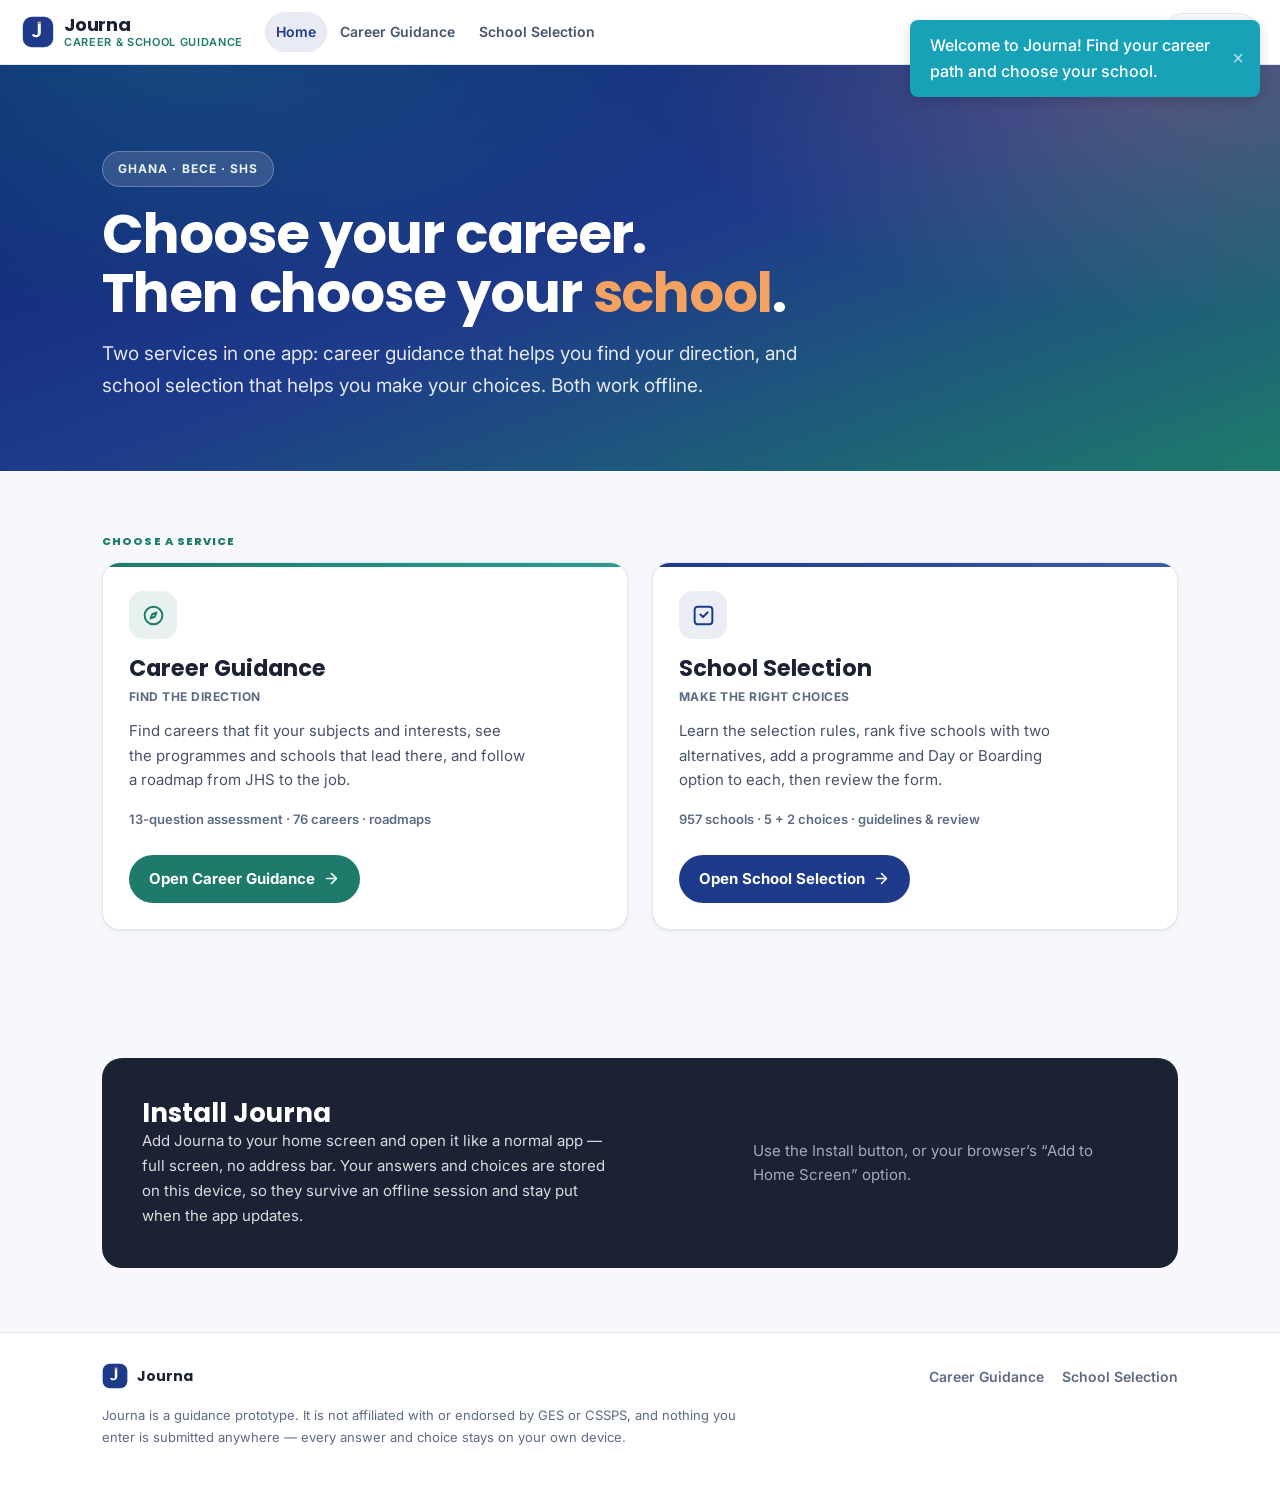
<file: index.html>
<!DOCTYPE html>
<html lang="en">
<head>
<meta charset="UTF-8">
<meta name="viewport" content="width=device-width, initial-scale=1.0">
<title>Journa — Career Guidance and School Selection for Ghanaian Students</title>
<meta name="description" content="Journa brings career discovery and school selection into one app. Explore 76 careers, take the 13-question assessment, read the selection guidelines and review your school choices.">

<meta name="theme-color" content="#1E3A8A">
<link rel="manifest" href="manifest.webmanifest">
<link rel="icon" type="image/png" href="assets/journa/icons/favicon-32.png">
<link rel="apple-touch-icon" href="assets/journa/icons/apple-touch-icon.png">

<link rel="preconnect" href="https://fonts.googleapis.com">
<link rel="preconnect" href="https://fonts.gstatic.com" crossorigin>
<link href="https://fonts.googleapis.com/css2?family=Inter:wght@400;500;600;700&family=Poppins:wght@600;700&display=swap" rel="stylesheet">

<!-- The shared application shell: design tokens, app bar, install prompt. -->
<link rel="stylesheet" href="assets/journa/shell.css">

<style>
/* ============================================================
   JOURNA — application home.
   This page is a launcher, not a third version of the two
   service home pages: it introduces the app, opens either
   service in one tap and explains installation. Everything
   else lives inside the service it belongs to.
   ============================================================ */

:root {
  --app-max: 1120px;
  --app-shadow-sm: 0 1px 2px rgba(26, 34, 51, .06), 0 2px 8px rgba(26, 34, 51, .04);
  --app-shadow-lg: 0 8px 24px rgba(26, 34, 51, .10), 0 24px 56px rgba(26, 34, 51, .10);
}

*, *::before, *::after { box-sizing: border-box; }

html { scroll-behavior: smooth; }

body {
  margin: 0;
  font-family: var(--jn-font);
  color: var(--jn-body);
  background: var(--jn-bg);
  line-height: 1.65;
  -webkit-font-smoothing: antialiased;
  -moz-osx-font-smoothing: grayscale;
  text-rendering: optimizeLegibility;
}

h1, h2, h3, h4 { font-family: var(--jn-display); color: var(--jn-ink); line-height: 1.2; margin: 0; }
p { margin: 0; }
a { color: inherit; }

.app-wrap { width: 100%; max-width: var(--app-max); margin: 0 auto; padding: 0 22px; }

.app-sr { position: absolute; width: 1px; height: 1px; padding: 0; margin: -1px; overflow: hidden; clip: rect(0 0 0 0); white-space: nowrap; border: 0; }

/* ---------- Hero ---------- */

.app-hero {
  position: relative;
  overflow: hidden;
  background:
    radial-gradient(1000px 460px at 12% -10%, rgba(42, 157, 143, .30), transparent 62%),
    radial-gradient(880px 420px at 92% 0%, rgba(244, 162, 97, .26), transparent 60%),
    linear-gradient(160deg, #0A2472 0%, #1E3A8A 48%, #1E7B6B 100%);
  color: var(--jn-white);
  padding: clamp(48px, 7vw, 86px) 0 clamp(44px, 6vw, 70px);
}

.app-hero-inner { max-width: 720px; }

.app-eyebrow {
  display: inline-flex; align-items: center; gap: 8px;
  background: rgba(255, 255, 255, .13);
  border: 1px solid rgba(255, 255, 255, .26);
  padding: 7px 15px; border-radius: 999px;
  font-size: .75rem; font-weight: 700; letter-spacing: .09em; text-transform: uppercase;
  color: #EAF3F1;
}

.app-hero h1 {
  margin: 18px 0 0;
  font-size: clamp(2rem, 5.4vw, 3.4rem);
  color: var(--jn-white);
  letter-spacing: -.02em;
  line-height: 1.08;
}

.app-hero h1 em { font-style: normal; color: var(--jn-orange); }

.app-lead {
  margin-top: 16px;
  font-size: clamp(1rem, 2.3vw, 1.1875rem);
  color: rgba(255, 255, 255, .88);
  max-width: 58ch;
}

/* ---------- Services ---------- */

.app-section { padding: clamp(40px, 5.5vw, 64px) 0; }

.app-kicker {
  display: block;
  font-size: .6875rem; font-weight: 800; letter-spacing: .1em; text-transform: uppercase;
  color: var(--jn-teal); margin-bottom: 14px;
}

.app-services { display: grid; gap: 20px; grid-template-columns: 1fr; }

.app-service {
  display: flex; flex-direction: column;
  background: var(--jn-white);
  border: 1px solid var(--jn-line);
  border-radius: 18px;
  padding: 28px 26px 26px;
  box-shadow: var(--app-shadow-sm);
  position: relative; overflow: hidden;
  transition: box-shadow .2s ease, transform .2s ease;
}
.app-service:hover { box-shadow: var(--app-shadow-lg); transform: translateY(-2px); }
.app-service::before {
  content: ""; position: absolute; inset: 0 0 auto; height: 4px;
}
.app-service--career::before { background: linear-gradient(90deg, var(--jn-teal), var(--jn-teal-light)); }
.app-service--school::before { background: linear-gradient(90deg, var(--jn-navy), var(--jn-navy-light)); }

.app-service__icon {
  width: 48px; height: 48px; border-radius: 14px;
  display: inline-flex; align-items: center; justify-content: center;
  margin-bottom: 16px;
}
.app-service--career .app-service__icon { background: rgba(30, 123, 107, .10); color: var(--jn-teal); }
.app-service--school .app-service__icon { background: rgba(30, 58, 138, .09); color: var(--jn-navy); }
.app-service__icon svg { width: 25px; height: 25px; fill: none; stroke: currentColor; stroke-width: 1.9; stroke-linecap: round; stroke-linejoin: round; }

.app-service h3 { font-size: clamp(1.25rem, 2.6vw, 1.4rem); }
.app-service__tag {
  display: inline-block; margin-top: 5px;
  font-size: .75rem; font-weight: 700; letter-spacing: .04em; text-transform: uppercase;
  color: var(--jn-muted);
}
.app-service > p { margin-top: 12px; font-size: .9375rem; max-width: 44ch; }

.app-service p.app-service__meta {
  margin-top: 16px; max-width: none;
  font-size: .8125rem; font-weight: 600; color: var(--jn-muted);
}

.app-service__cta { margin-top: auto; padding-top: 24px; }
.app-cta {
  display: inline-flex; align-items: center; gap: 8px;
  font-weight: 700; font-size: .9375rem; text-decoration: none;
  padding: 12px 20px; border-radius: 999px; color: var(--jn-white);
  min-height: 44px;
  transition: background .16s ease;
}
.app-cta svg { width: 17px; height: 17px; fill: none; stroke: currentColor; stroke-width: 2.2; stroke-linecap: round; stroke-linejoin: round; }
.app-service--career .app-cta { background: var(--jn-teal); }
.app-service--career .app-cta:hover { background: #196055; }
.app-service--school .app-cta { background: var(--jn-navy); }
.app-service--school .app-cta:hover { background: var(--jn-navy-dark); }

/* ---------- Install ---------- */

.app-install {
  background: var(--jn-ink);
  border-radius: 20px;
  padding: clamp(26px, 4vw, 40px);
  color: rgba(255, 255, 255, .84);
  display: grid; gap: 22px;
}
.app-install h2 { color: var(--jn-white); font-size: clamp(1.25rem, 2.8vw, 1.625rem); }
.app-install p { font-size: .9375rem; max-width: 52ch; }
.app-install__cta { display: flex; flex-wrap: wrap; gap: 12px; align-items: center; }
.app-btn {
  display: inline-flex; align-items: center; justify-content: center; gap: 8px;
  font: inherit; font-weight: 700; font-size: .9375rem;
  padding: 12px 22px; border-radius: 999px;
  text-decoration: none; border: 1px solid transparent;
  min-height: 46px; cursor: pointer;
  transition: background .16s ease;
}
.app-btn--install { background: var(--jn-orange); color: #3A2410; }
.app-btn--install:hover { background: #F7B680; }
.app-btn--install[hidden] { display: none; }
.app-install__note { font-size: .8125rem; color: rgba(255, 255, 255, .62); max-width: 30ch; }

/* ---------- Footer ---------- */

.app-footer {
  background: var(--jn-white);
  border-top: 1px solid var(--jn-line);
  padding: 30px 0 40px;
  font-size: .875rem;
  color: var(--jn-muted);
}
.app-footer__inner { display: flex; flex-wrap: wrap; gap: 14px; align-items: center; justify-content: space-between; }
.app-footer__brand { display: inline-flex; align-items: center; gap: 9px; font-weight: 700; color: var(--jn-ink); font-family: var(--jn-display); }
.app-footer nav { display: flex; flex-wrap: wrap; gap: 18px; }
.app-footer nav a { text-decoration: none; font-weight: 600; }
.app-footer nav a:hover { color: var(--jn-navy); }
.app-footer p.app-disclaimer { margin-top: 16px; font-size: .8125rem; max-width: 80ch; }

/* ---------- Responsive ---------- */

@media (min-width: 860px) {
  .app-services { grid-template-columns: repeat(2, 1fr); gap: 24px; }
  .app-install { grid-template-columns: 1.5fr 1fr; align-items: center; gap: 34px; }
}

@media (max-width: 599px) {
  .app-hero h1 { font-size: clamp(1.9rem, 8.5vw, 2.4rem); }
  .app-cta { width: 100%; justify-content: center; }
}

@media (max-width: 359px) {
  .app-service { padding: 24px 20px 22px; }
  .app-cta { padding: 11px 16px; font-size: .875rem; }
  .app-cta svg { width: 15px; height: 15px; }
}
</style>
</head>

<body data-journa-service="home" data-journa-page="home">

<main id="main">

  <!-- ============ Hero ============ -->
  <section class="app-hero">
    <div class="app-wrap">
      <div class="app-hero-inner">
        <span class="app-eyebrow">Ghana &middot; BECE &middot; SHS</span>
        <h1>Choose your career.<br>Then choose your <em>school</em>.</h1>
        <p class="app-lead">
          Two services in one app: career guidance that helps you find your direction,
          and school selection that helps you make your choices. Both work offline.
        </p>
      </div>
    </div>
  </section>

  <!-- ============ Services ============ -->
  <section class="app-section" aria-labelledby="services-title">
    <div class="app-wrap">
      <h2 class="app-kicker" id="services-title">Choose a service</h2>

      <div class="app-services">

        <article class="app-service app-service--career">
          <span class="app-service__icon" aria-hidden="true">
            <svg viewBox="0 0 24 24"><circle cx="12" cy="12" r="8.5"/><path d="m14.8 9.2-1.6 4-4 1.6 1.6-4z"/></svg>
          </span>
          <h3>Career Guidance</h3>
          <span class="app-service__tag">Find the direction</span>
          <p>Find careers that fit your subjects and interests, see the programmes and
             schools that lead there, and follow a roadmap from JHS to the job.</p>
          <p class="app-service__meta">13-question assessment &middot; 76 careers &middot; roadmaps</p>
          <div class="app-service__cta">
            <a class="app-cta" href="career-guidance/JOURNA%20-Project/index.html">
              Open Career Guidance
              <svg viewBox="0 0 24 24" aria-hidden="true"><path d="M5 12h13"/><path d="m12 5 7 7-7 7"/></svg>
            </a>
          </div>
        </article>

        <article class="app-service app-service--school">
          <span class="app-service__icon" aria-hidden="true">
            <svg viewBox="0 0 24 24"><path d="M9 11l2.5 2.5L16 9"/><rect x="3.5" y="3.5" width="17" height="17" rx="3"/></svg>
          </span>
          <h3>School Selection</h3>
          <span class="app-service__tag">Make the right choices</span>
          <p>Learn the selection rules, rank five schools with two alternatives, add a
             programme and Day or Boarding option to each, then review the form.</p>
          <p class="app-service__meta">957 schools &middot; 5 + 2 choices &middot; guidelines &amp; review</p>
          <div class="app-service__cta">
            <a class="app-cta" href="school-selection/index.html">
              Open School Selection
              <svg viewBox="0 0 24 24" aria-hidden="true"><path d="M5 12h13"/><path d="m12 5 7 7-7 7"/></svg>
            </a>
          </div>
        </article>

      </div>
    </div>
  </section>

  <!-- ============ Install ============ -->
  <section class="app-section" aria-labelledby="install-title">
    <div class="app-wrap">
      <div class="app-install">
        <div>
          <h2 id="install-title">Install Journa</h2>
          <p>Add Journa to your home screen and open it like a normal app — full screen,
             no address bar. Your answers and choices are stored on this device, so they
             survive an offline session and stay put when the app updates.</p>
        </div>
        <div class="app-install__cta">
          <button type="button" class="app-btn app-btn--install" data-journa-install hidden>
            Install Journa
          </button>
          <p class="app-install__note">Use the Install button, or your browser&rsquo;s
             &ldquo;Add to Home Screen&rdquo; option.</p>
        </div>
      </div>
    </div>
  </section>

</main>

<footer class="app-footer">
  <div class="app-wrap">
    <div class="app-footer__inner">
      <span class="app-footer__brand">
        <svg class="jn-mark" viewBox="0 0 40 40" width="26" height="26" aria-hidden="true">
          <rect x="1" y="1" width="38" height="38" rx="11" fill="currentColor"/>
          <path d="M23.5 9.5v11.2c0 3.6-2.6 5.9-6.3 5.9-2.5 0-4.3-1.1-4.9-3.1l3.2-.9c.4 1 1.1 1.5 2 1.5 1.4 0 2.2-.9 2.2-2.4V9.5z" fill="#fff"/>
          <rect x="19.4" y="7" width="4.2" height="2.4" fill="#F4A261"/>
        </svg>
        Journa
      </span>
      <nav aria-label="Footer">
        <a href="career-guidance/JOURNA%20-Project/index.html">Career Guidance</a>
        <a href="school-selection/index.html">School Selection</a>
      </nav>
    </div>
    <p class="app-disclaimer">Journa is a guidance prototype. It is not affiliated with or endorsed by
       GES or CSSPS, and nothing you enter is submitted anywhere — every answer and choice stays
       on your own device.</p>
  </div>
</footer>

<script type="module" src="assets/journa/shell.js"></script>
<script type="module">
  import { showNotification } from './career-guidance/JOURNA -Project/js/utils.js';

  // Welcome the user only on a fresh visit. Once shown in this browser session,
  // the flag persists, so navigating away and back (or reloading) does not
  // re-trigger the welcome.
  if (!sessionStorage.getItem('journa_welcome_shown')) {
    showNotification('Welcome to Journa! Find your career path and choose your school.', 'info', 4000);
    sessionStorage.setItem('journa_welcome_shown', 'true');
  }
</script>
</body>
</html>
</file>
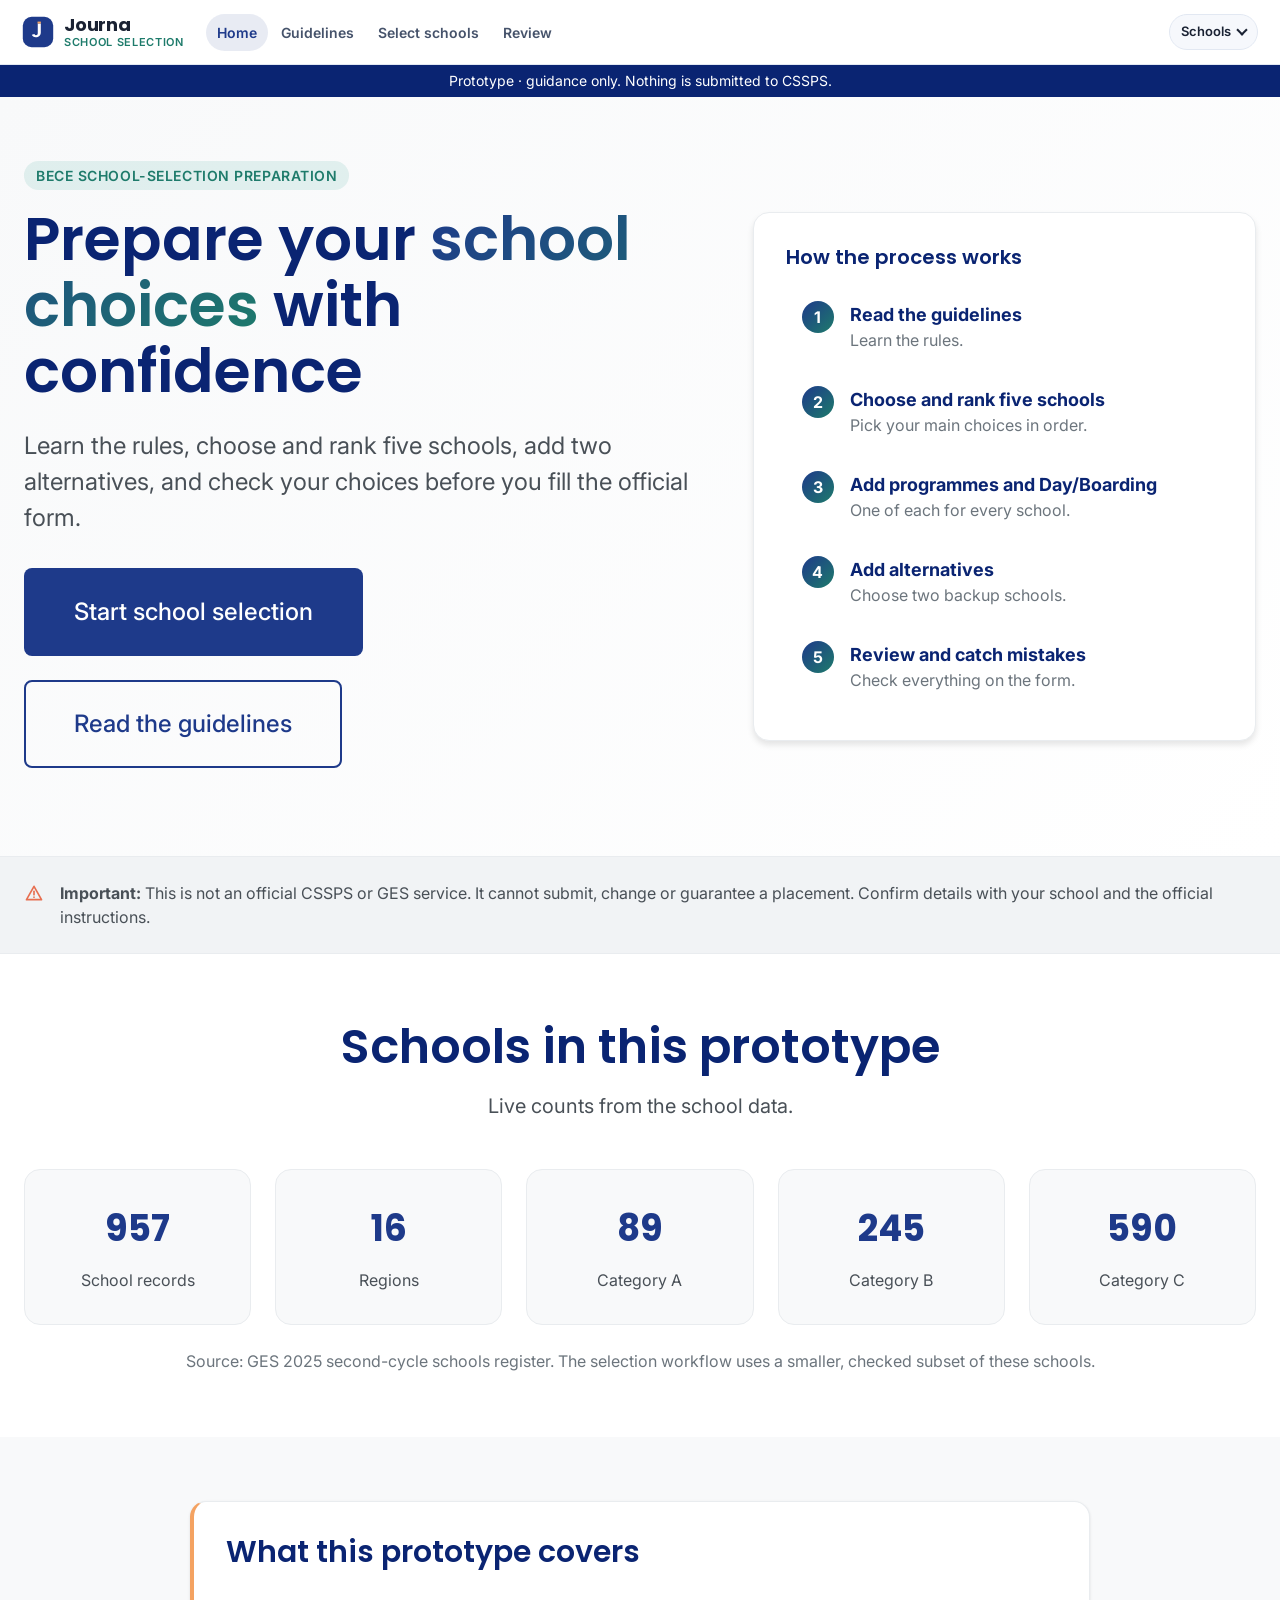
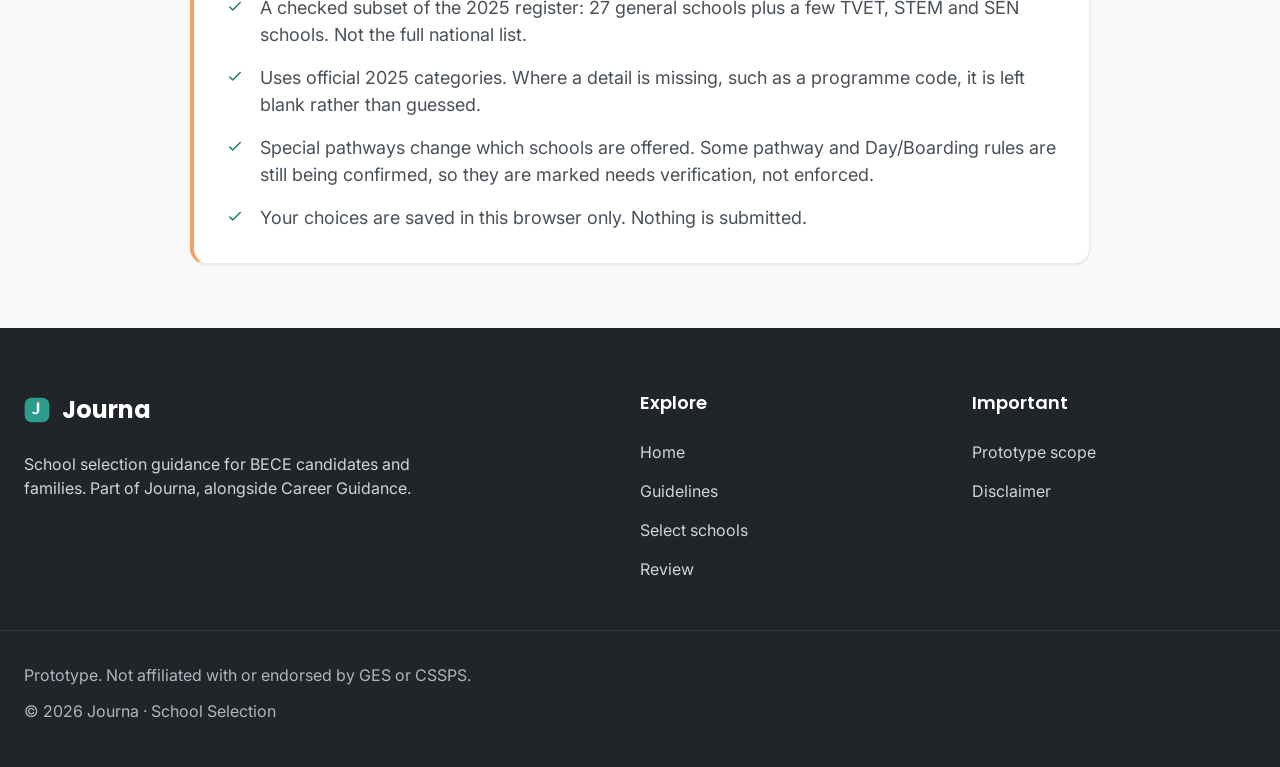
<file: school-selection/index.html>
<!DOCTYPE html>
<html lang="en">
<head>
    <meta charset="UTF-8">
    <meta name="viewport" content="width=device-width, initial-scale=1.0">
    <meta name="description" content="Learn the 2025 BECE school-selection rules, choose and rank five schools plus two alternatives, and check your choices. Prototype.">
    <title>Journa &middot; School Selection &mdash; prepare your BECE school choices</title>
    <link rel="preconnect" href="https://fonts.googleapis.com">
    <link rel="preconnect" href="https://fonts.gstatic.com" crossorigin>
    <link href="https://fonts.googleapis.com/css2?family=Inter:wght@400;500;600;700&family=Poppins:wght@600;700&display=swap" rel="stylesheet">
    <link rel="stylesheet" href="css/main.css">
    <meta name="theme-color" content="#1E3A8A">
    <link rel="manifest" href="../manifest.webmanifest">
    <link rel="icon" type="image/png" href="../assets/journa/icons/favicon-32.png">
    <link rel="apple-touch-icon" href="../assets/journa/icons/apple-touch-icon.png">
    <link rel="stylesheet" href="../assets/journa/shell.css">
</head>
<body data-page="home" data-journa-service="school" data-journa-page="home">
    <div id="site-header"></div>

    <main id="main">
        <!-- Welcome -->
        <section class="hero">
            <div class="container hero-inner">
                <div class="hero-content">
                    <span class="hero-eyebrow">BECE school-selection preparation</span>
                    <h1 class="hero-title">Prepare your <span class="text-gradient">school choices</span> with confidence</h1>
                    <p class="hero-lead">
                        Learn the rules, choose and rank five schools, add two alternatives, and check
                        your choices before you fill the official form.
                    </p>
                    <div class="hero-actions">
                        <a class="btn btn-primary btn-large" href="selection/index.html">Start school selection</a>
                        <a class="btn btn-outline btn-large" href="guidelines/index.html">Read the guidelines</a>
                    </div>
                </div>

                <aside class="hero-panel" aria-label="How the selection process works">
                    <h2 class="hero-panel-title">How the process works</h2>
                    <div class="process-list">
                        <a class="process-item" href="guidelines/index.html">
                            <span class="process-num" aria-hidden="true">1</span>
                            <span class="process-text">
                                <strong>Read the guidelines</strong>
                                <span>Learn the rules.</span>
                            </span>
                        </a>
                        <a class="process-item" href="selection/index.html">
                            <span class="process-num" aria-hidden="true">2</span>
                            <span class="process-text">
                                <strong>Choose and rank five schools</strong>
                                <span>Pick your main choices in order.</span>
                            </span>
                        </a>
                        <a class="process-item" href="selection/index.html">
                            <span class="process-num" aria-hidden="true">3</span>
                            <span class="process-text">
                                <strong>Add programmes and Day/Boarding</strong>
                                <span>One of each for every school.</span>
                            </span>
                        </a>
                        <a class="process-item" href="review/index.html">
                            <span class="process-num" aria-hidden="true">4</span>
                            <span class="process-text">
                                <strong>Add alternatives</strong>
                                <span>Choose two backup schools.</span>
                            </span>
                        </a>
                         <a class="process-item" href="review/index.html">
                            <span class="process-num" aria-hidden="true">5</span>
                            <span class="process-text">
                                <strong>Review and catch mistakes</strong>
                                <span>Check everything on the form.</span>
                            </span>
                        </a>
                    </div>
                </aside>
            </div>
        </section>

    

        <!-- Disclaimer -->
        <section class="notice-band" id="disclaimer">
            <div class="container notice-inner">
                <svg viewBox="0 0 24 24" width="20" height="20" aria-hidden="true" focusable="false">
                    <path d="M12 4l9 16H3L12 4Z" fill="none" stroke="currentColor" stroke-width="2" stroke-linejoin="round"/>
                    <path d="M12 10v4" fill="none" stroke="currentColor" stroke-width="2" stroke-linecap="round"/>
                    <circle cx="12" cy="17" r="1" fill="currentColor"/>
                </svg>
                <p>
                    <strong>Important:</strong> This is not an official CSSPS or GES service. It cannot
                    submit, change or guarantee a placement. Confirm details with your school and the
                    official instructions.
                </p>
            </div>
        </section>

        <!-- Dataset snapshot -->
        <section class="data-snapshot">
            <div class="container">
                <div class="section-header">
                    <h2 class="section-title">Schools in this prototype</h2>
                    <p class="section-subtitle">Live counts from the school data.</p>
                </div>
                <div class="snapshot-grid">
                    <div class="snapshot-card">
                        <span class="snapshot-value" id="stat-schools">&mdash;</span>
                        <span class="snapshot-label">School records</span>
                    </div>
                    <div class="snapshot-card">
                        <span class="snapshot-value" id="stat-regions">&mdash;</span>
                        <span class="snapshot-label">Regions</span>
                    </div>
                    <div class="snapshot-card">
                        <span class="snapshot-value" id="stat-cat-a">&mdash;</span>
                        <span class="snapshot-label">Category A</span>
                    </div>
                    <div class="snapshot-card">
                        <span class="snapshot-value" id="stat-cat-b">&mdash;</span>
                        <span class="snapshot-label">Category B</span>
                    </div>
                    <div class="snapshot-card">
                        <span class="snapshot-value" id="stat-cat-c">&mdash;</span>
                        <span class="snapshot-label">Category C</span>
                    </div>
                </div>
                <p class="snapshot-note" id="snapshot-note">
                    Source: GES 2025 second-cycle schools register. The selection workflow uses a
                    smaller, checked subset of these schools.
                </p>
            </div>
        </section>

        <!-- Scope -->
        <section class="scope" id="scope">
            <div class="container">
                <div class="scope-card">
                    <h2 class="scope-title">What this prototype covers</h2>
                    <ul class="scope-list">
                        <li>
                            <svg viewBox="0 0 24 24" width="18" height="18" aria-hidden="true" focusable="false"><path d="M5 12l4 4 10-10" fill="none" stroke="currentColor" stroke-width="2" stroke-linecap="round" stroke-linejoin="round"/></svg>
                            <span>A checked subset of the 2025 register: 27 general schools plus a few TVET, STEM and SEN schools. Not the full national list.</span>
                        </li>
                        <li>
                            <svg viewBox="0 0 24 24" width="18" height="18" aria-hidden="true" focusable="false"><path d="M5 12l4 4 10-10" fill="none" stroke="currentColor" stroke-width="2" stroke-linecap="round" stroke-linejoin="round"/></svg>
                            <span>Uses official 2025 categories. Where a detail is missing, such as a programme code, it is left blank rather than guessed.</span>
                        </li>
                        <li>
                            <svg viewBox="0 0 24 24" width="18" height="18" aria-hidden="true" focusable="false"><path d="M5 12l4 4 10-10" fill="none" stroke="currentColor" stroke-width="2" stroke-linecap="round" stroke-linejoin="round"/></svg>
                            <span>Special pathways change which schools are offered. Some pathway and Day/Boarding rules are still being confirmed, so they are marked needs verification, not enforced.</span>
                        </li>
                        <li>
                            <svg viewBox="0 0 24 24" width="18" height="18" aria-hidden="true" focusable="false"><path d="M5 12l4 4 10-10" fill="none" stroke="currentColor" stroke-width="2" stroke-linecap="round" stroke-linejoin="round"/></svg>
                            <span>Your choices are saved in this browser only. Nothing is submitted.</span>
                        </li>
                    </ul>
                </div>
            </div>
        </section>
    </main>

    <div id="site-footer"></div>

    <noscript>
        <p style="padding: 1rem; text-align: center; background: #fff3cd; color: #664d03;">
            This prototype needs JavaScript to load navigation and school data. Please enable it to use the app.
        </p>
    </noscript>

    <script type="module" src="js/layout.js"></script>
    <script type="module" src="js/home.js"></script>
    <script type="module" src="../assets/journa/shell.js"></script>
</body>
</html>
</file>
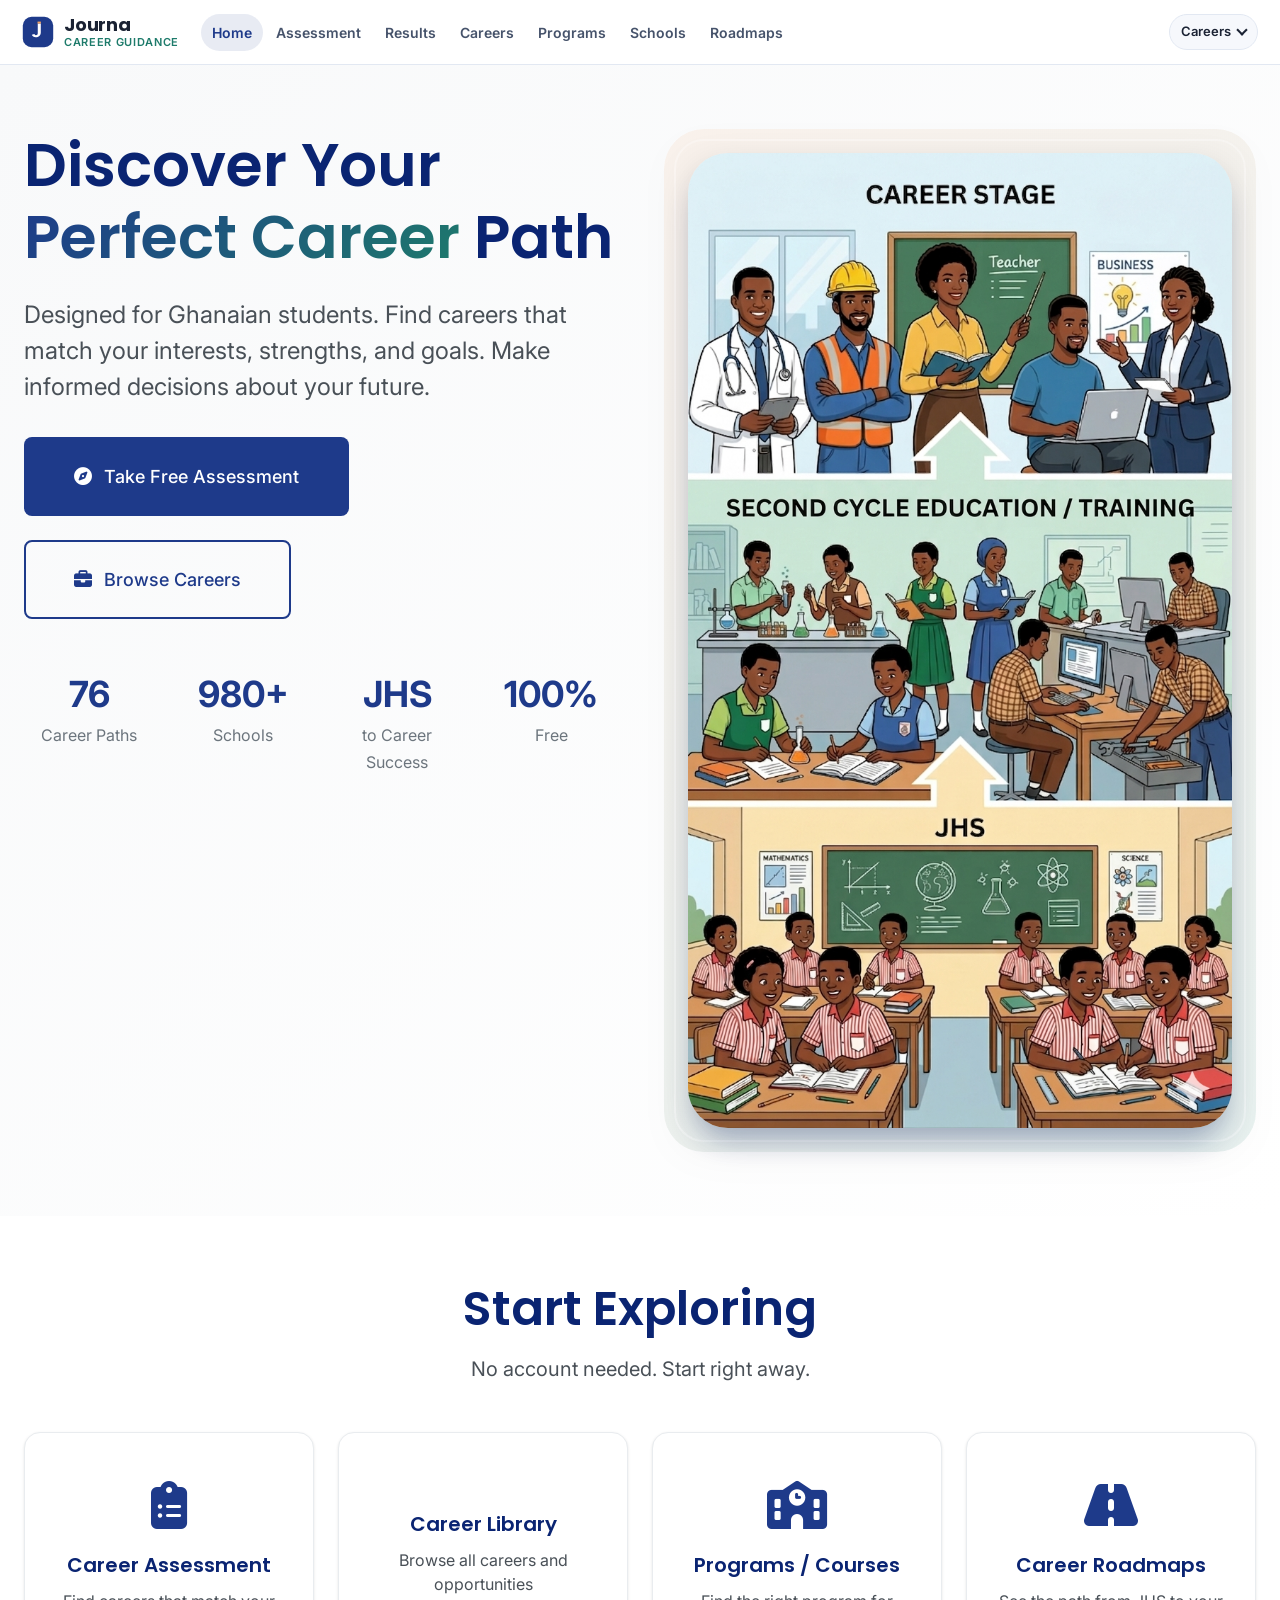
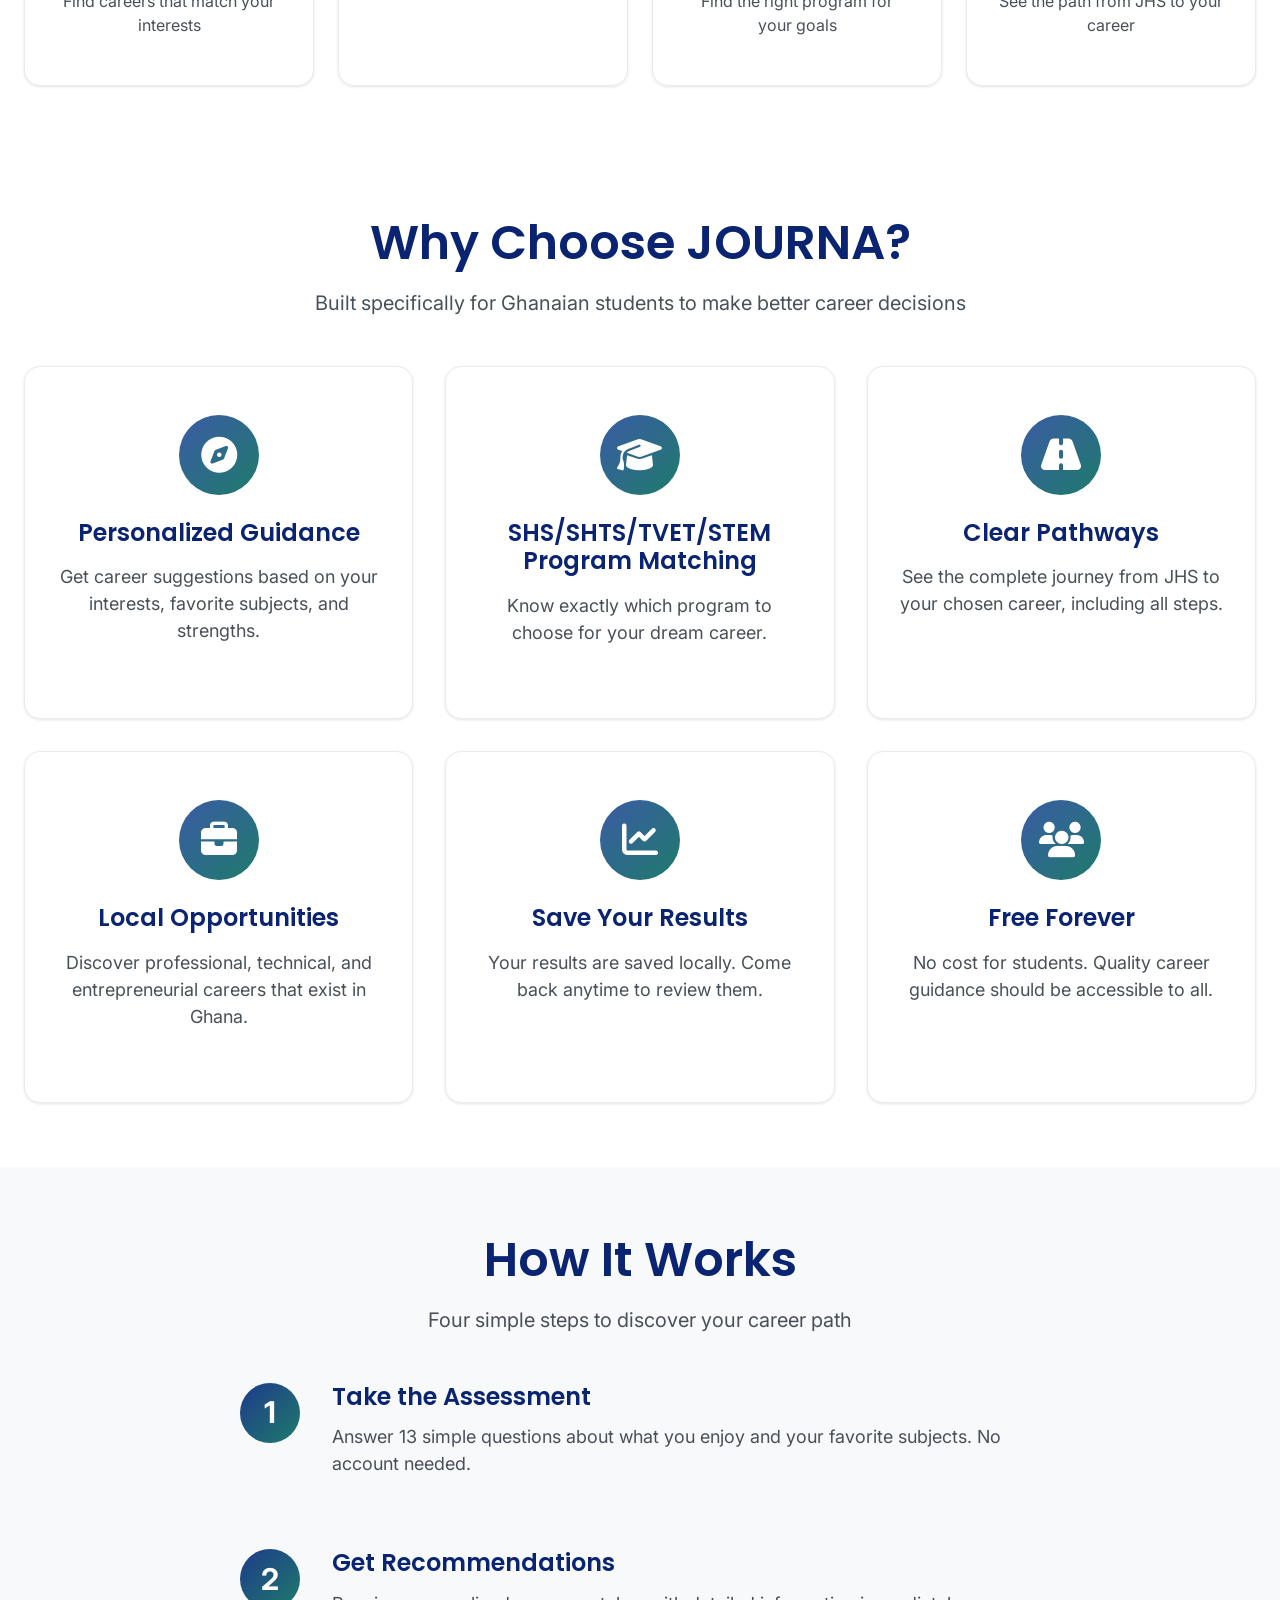
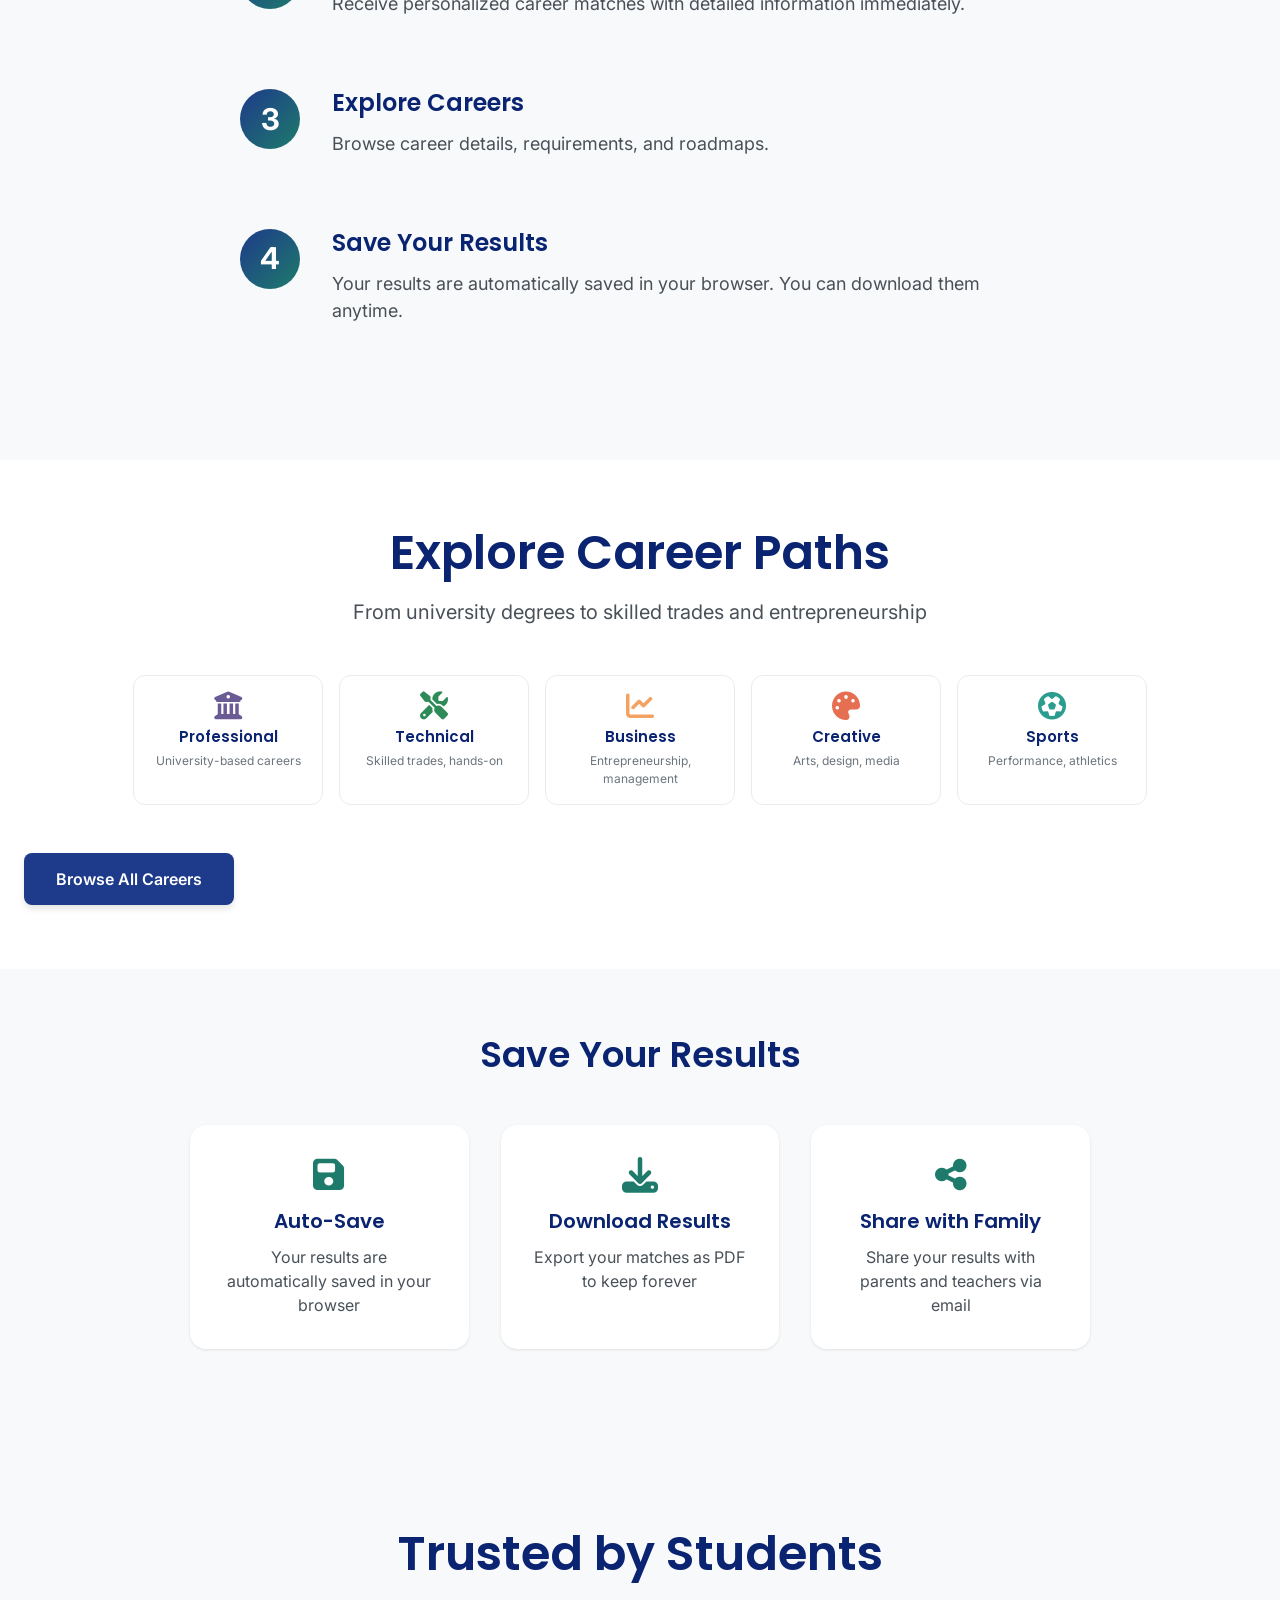
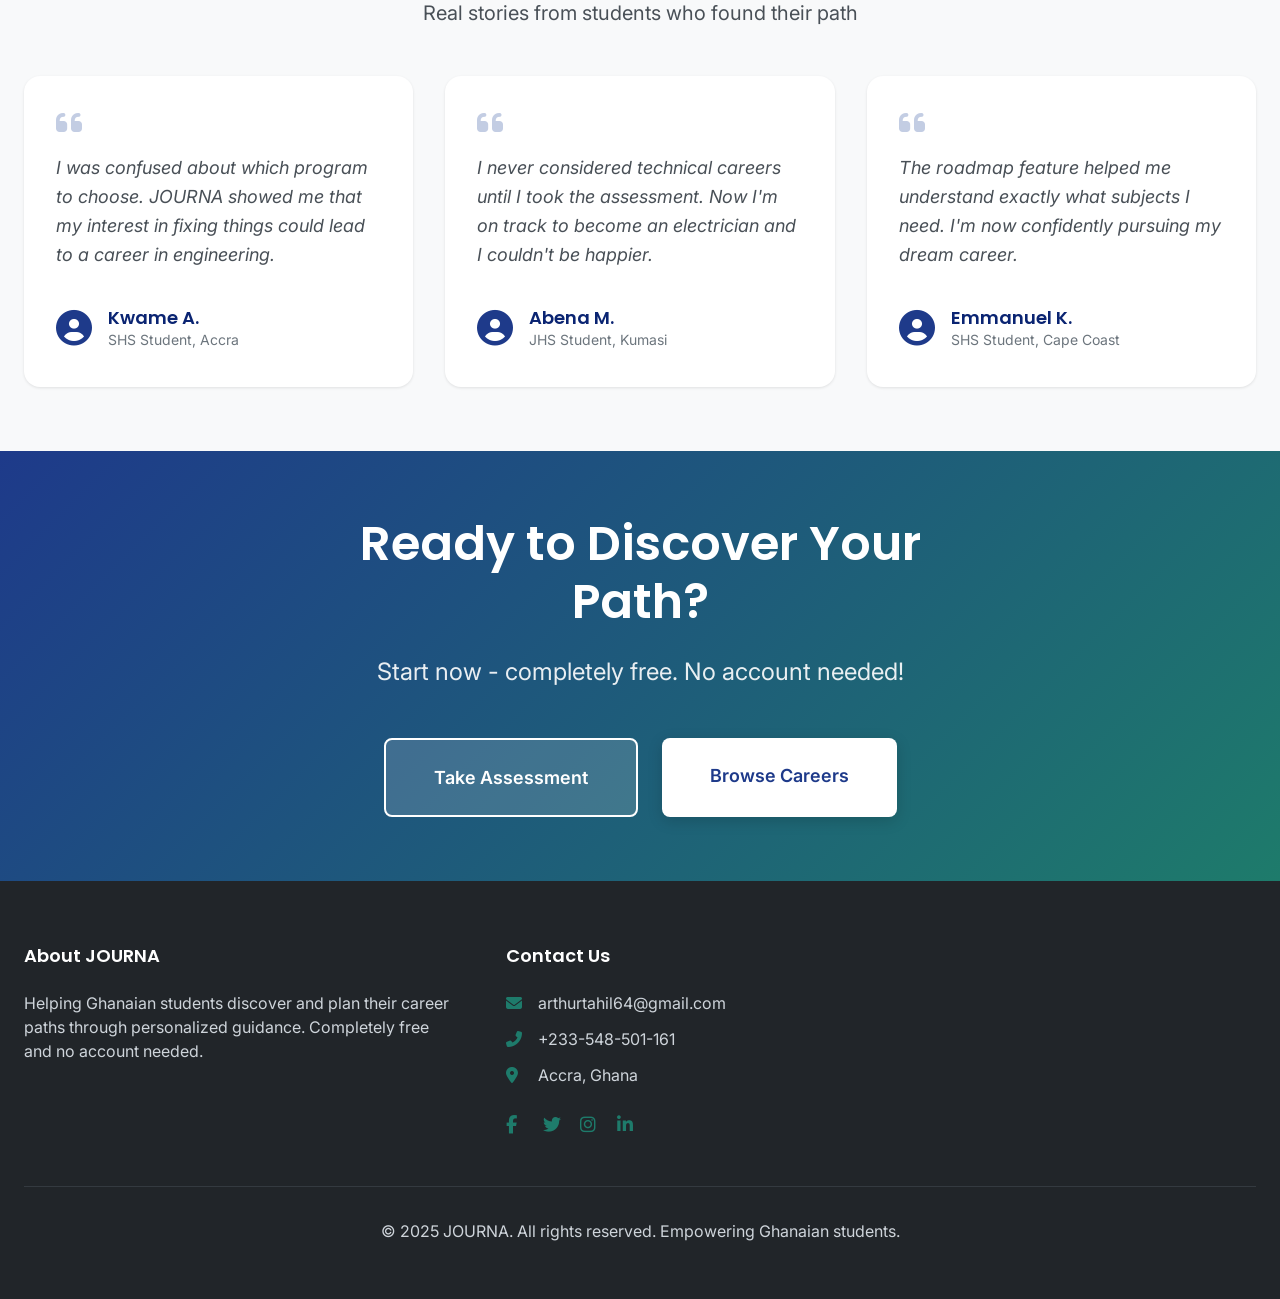
<file: career-guidance/JOURNA -Project/index.html>
<!DOCTYPE html>
<html lang="en">
<head>
    <meta charset="UTF-8">
    <meta name="viewport" content="width=device-width, initial-scale=1.0">
    
    <!-- Meta Description -->
    <meta name="description" content="JOURNA - Find your perfect career path in Ghana. Take our free career assessment to discover careers matching your interests, with school recommendations and roadmaps.">
    
    <!-- Open Graph (for WhatsApp, Facebook) -->
    <meta property="og:title" content="JOURNA - Career Guidance for Ghanaian Students">
    <meta property="og:description" content="Find your perfect career path in Ghana. Free career assessment, school recommendations, and roadmaps.">
    <meta property="og:image" content="https://journapath.netlify.app/assets/images/career.webp">
    <meta property="og:url" content="https://journapath.netlify.app/">
    <meta property="og:type" content="website">
    
    <!-- Twitter Card -->
    <meta name="twitter:card" content="summary_large_image">
    <meta name="twitter:title" content="JOURNA - Career Guidance for Ghanaian Students">
    <meta name="twitter:description" content="Find your perfect career path in Ghana. Free career assessment.">
    <meta name="twitter:image" content="https://journapath.netlify.app/assets/images/career.webp">
    <meta name="twitter:site" content="@journa_gh">
    
    <title>JOURNA - Find Your Career Path in Ghana</title>
    
    <!-- Favicon / App Icon -->
    <link rel="icon" type="image/png" href="assets/images/career.webp">
    <link rel="apple-touch-icon" href="assets/images/career.webp">
    
    <!-- Fonts -->
    <link rel="preconnect" href="https://fonts.googleapis.com">
    <link rel="preconnect" href="https://fonts.gstatic.com" crossorigin>
    <link href="https://fonts.googleapis.com/css2?family=Inter:wght@400;500;600;700&family=Poppins:wght@500;600;700&display=swap" rel="stylesheet">
    
    <!-- Font Awesome Icons -->
    <link rel="stylesheet" href="https://cdnjs.cloudflare.com/ajax/libs/font-awesome/6.5.1/css/all.min.css">
    
    <!-- CSS Files -->
    <link rel="stylesheet" href="css/main.css">
    
    <style>
        /* Quick Access Section */
        .quick-access {
            padding: var(--space-2xl) 0;
            background-color: var(--white);
        }
        
        .access-grid {
            display: grid;
            grid-template-columns: repeat(4, 1fr);
            gap: var(--space-md);
            margin-top: var(--space-xl);
        }
        
        .access-card {
            background: white;
            border-radius: var(--radius-lg);
            padding: var(--space-xl) var(--space-lg);
            text-align: center;
            text-decoration: none;
            color: inherit;
            box-shadow: var(--shadow-sm);
            transition: all var(--transition-base);
            border: 1px solid var(--border-color-light);
        }
        
        .access-card:hover {
            transform: translateY(-5px);
            box-shadow: var(--shadow-lg);
            border-color: var(--primary-light);
        }
        
        .access-card i {
            font-size: var(--text-3xl);
            color: var(--primary);
            margin-bottom: var(--space-md);
        }
        
        .access-card h3 {
            font-size: var(--text-md);
            color: var(--primary-dark);
            margin-bottom: var(--space-xs);
        }
        
        .access-card p {
            font-size: var(--text-sm);
            color: var(--text-secondary);
            margin-bottom: 0;
        }
        
        /* Career Categories - Compact 5 Cards */
        .career-categories-compact {
            display: flex;
            flex-wrap: wrap;
            justify-content: center;
            gap: 16px;
            margin-bottom: var(--space-xl);
        }
        
        .category-card-compact {
            flex: 1;
            min-width: 150px;
            max-width: 190px;
            background: white;
            border-radius: 12px;
            padding: 16px 12px;
            text-align: center;
            transition: all 0.2s ease;
            border: 1px solid var(--border-color-light);
            cursor: default;
        }
        
        .category-card-compact:hover {
            transform: translateY(-3px);
            box-shadow: var(--shadow-sm);
        }
        
        .category-card-compact i {
            font-size: 28px;
            margin-bottom: 8px;
        }
        
        .category-card-compact h4 {
            font-size: 15px;
            font-weight: 600;
            margin-bottom: 6px;
            color: var(--primary-dark);
        }
        
        .category-card-compact p {
            font-size: 12px;
            color: var(--text-muted);
            margin-bottom: 0;
        }
        
        /* Category Colors */
        .cat-pro i { color: #6B5B95; }
        .cat-tech i { color: #2E8B57; }
        .cat-bus i { color: #F4A261; }
        .cat-cre i { color: #E76F51; }
        .cat-spt i { color: #2A9D8F; }
        
        /* Button Styles */
        .btn-primary:hover {
            background-color: var(--primary-dark);
            color: white;
            border-color: var(--primary-dark);
            transform: scale(1.02);
        }
        
        .btn-outline {
            background-color: transparent;
            border: 2px solid var(--primary);
            color: var(--primary);
        }
        
        .btn-outline:hover {
            background-color: var(--primary);
            color: white;
            border-color: var(--primary);
        }
        
        .btn-large {
            padding: var(--space-md) var(--space-xl);
            font-size: var(--text-base);
        }
        
        /* Browse All Careers Button */
        .btn-browse {
            padding: 14px 32px;
            font-size: 16px;
            background: var(--primary);
            color: white;
            border: none;
            border-radius: var(--radius-md);
            font-weight: 600;
            cursor: pointer;
            transition: all var(--transition-fast);
            text-decoration: none;
            display: inline-block;
            box-shadow: var(--shadow-md);
        }
        
        .btn-browse:hover {
            background: var(--primary-dark);
            transform: translateY(-2px) scale(1.02);
            box-shadow: var(--shadow-lg);
        }
        
        .btn-browse:active {
            transform: scale(0.98);
        }
        
        /* CTA Buttons */
        .btn-outline-light {
            background: white;
            color: var(--primary) !important;
            border: none;
            padding: var(--space-md) var(--space-xl);
            border-radius: var(--radius-md);
            font-weight: 600;
            font-size: var(--text-base);
            transition: all var(--transition-fast);
            text-decoration: none;
            display: inline-block;
            box-shadow: 0 4px 15px rgba(0,0,0,0.15);
        }
        
        .btn-outline-light:hover {
            transform: translateY(-3px) scale(1.02);
            box-shadow: 0 8px 25px rgba(0,0,0,0.25);
            background: white;
            color: var(--primary-dark) !important;
        }
        
        .btn-light {
            background: rgba(255,255,255,0.15);
            color: white;
            border: 2px solid white;
            padding: var(--space-md) var(--space-xl);
            border-radius: var(--radius-md);
            font-weight: 600;
            font-size: var(--text-base);
            transition: all var(--transition-fast);
            text-decoration: none;
            display: inline-block;
        }
        
        .btn-light:hover {
            background: white;
            color: var(--primary);
            transform: translateY(-3px) scale(1.02);
            box-shadow: 0 8px 25px rgba(0,0,0,0.2);
        }
        
        /* Modal Styles */
        .modal {
            display: none;
            position: fixed;
            top: 0;
            left: 0;
            width: 100%;
            height: 100%;
            background: rgba(0,0,0,0.6);
            z-index: 1000;
            justify-content: center;
            align-items: center;
            padding: var(--space-md);
        }
        
        .modal.active {
            display: flex;
        }
        
        .modal-content {
            background: white;
            max-width: 500px;
            width: 100%;
            max-height: 80vh;
            border-radius: 20px;
            overflow: hidden;
            animation: modalFadeIn 0.3s ease;
            position: relative;
        }
        
        @keyframes modalFadeIn {
            from {
                opacity: 0;
                transform: scale(0.95);
            }
            to {
                opacity: 1;
                transform: scale(1);
            }
        }
        
        .modal-header {
            padding: 16px 20px;
            background: var(--primary);
            color: white;
            display: flex;
            justify-content: space-between;
            align-items: center;
        }
        
        .modal-header h3 {
            margin: 0;
            font-size: 18px;
            color: white;
        }
        
        .modal-close {
            background: none;
            border: none;
            color: white;
            font-size: 24px;
            cursor: pointer;
            padding: 0;
            line-height: 1;
            width: 36px;
            height: 36px;
            display: flex;
            align-items: center;
            justify-content: center;
            border-radius: 50%;
            transition: background var(--transition-fast);
        }
        
        .modal-close:hover {
            background: rgba(255,255,255,0.2);
        }
        
        .modal-close:focus-visible {
            outline: 2px solid white;
            outline-offset: 2px;
        }
        
        .modal-body {
            padding: 20px;
            overflow-y: auto;
            max-height: calc(80vh - 60px);
            font-size: 14px;
            line-height: 1.6;
            color: var(--text-primary);
        }
        
        .modal-body h4 {
            color: var(--primary-dark);
            margin: 16px 0 8px;
        }
        
        .modal-body p {
            margin-bottom: 12px;
        }
        
        /* Benefits Section */
        .benefits-section {
            padding: var(--space-2xl) 0;
            background-color: var(--gray-50);
            text-align: center;
        }
        
        .benefits-section h2 {
            font-size: var(--text-2xl);
            color: var(--primary-dark);
            margin-bottom: var(--space-xl);
        }
        
        .benefits-grid {
            display: grid;
            grid-template-columns: repeat(3, 1fr);
            gap: var(--space-lg);
            max-width: 900px;
            margin: 0 auto var(--space-xl);
        }
        
        .benefit-card {
            background: white;
            border-radius: var(--radius-lg);
            padding: var(--space-lg);
            box-shadow: var(--shadow-sm);
        }
        
        .benefit-card i {
            font-size: var(--text-2xl);
            color: var(--secondary);
            margin-bottom: var(--space-sm);
        }
        
        .benefit-card h3 {
            font-size: var(--text-md);
            color: var(--primary-dark);
            margin-bottom: var(--space-xs);
        }
        
        .benefit-card p {
            font-size: var(--text-sm);
            color: var(--text-secondary);
            margin-bottom: 0;
        }
        
        /* Scroll to Top Button */
        .scroll-top-btn {
            position: fixed;
            bottom: 30px;
            right: 30px;
            width: 50px;
            height: 50px;
            border-radius: 50%;
            background: linear-gradient(135deg, var(--primary) 0%, var(--secondary) 100%);
            color: white;
            border: none;
            box-shadow: 0 4px 15px rgba(0,0,0,0.3);
            font-size: 22px;
            cursor: pointer;
            opacity: 0;
            visibility: hidden;
            transition: opacity 0.3s ease, visibility 0.3s ease, transform 0.2s ease;
            z-index: 999;
            display: flex;
            align-items: center;
            justify-content: center;
        }
        
        .scroll-top-btn.visible {
            opacity: 1;
            visibility: visible;
        }
        
        .scroll-top-btn:hover {
            transform: translateY(-3px) scale(1.05);
            box-shadow: 0 6px 20px rgba(0,0,0,0.4);
        }
        
        .scroll-top-btn:active {
            transform: scale(0.95);
        }
        
        /* Home Statistics Section */
        .hero-stats {
            display: grid;
            grid-template-columns: repeat(4, 1fr);
            gap: var(--space-md);
            margin-top: var(--space-lg);
            justify-items: center;
        }
        
        .stat-item {
            text-align: center;
            width: 100%;
        }
        
        .stat-number {
            display: block;
            font-size: var(--text-2xl);
            font-weight: 700;
            color: var(--primary);
        }
        
        .stat-label {
            font-size: var(--text-sm);
            color: var(--text-muted);
        }
        
        /* ========================================
           HERO SECTION - Fix for large screens
           ======================================== */
@media (min-width: 1050px) {
    .hero-container {
        align-items: flex-start;
        padding-top: 0;  /* ← removed all padding */
    }
    
    .hero-content {
        padding-top: 0;  /* ← removed all padding */
    }
    
    .hero-image {
        align-self: center;
    }
}
        
        /* Responsive */
        @media (max-width: 1024px) {
            .access-grid {
                grid-template-columns: repeat(2, 1fr);
            }
            .category-card-compact {
                min-width: 130px;
            }
        }
        
        @media (max-width: 768px) {
            .access-grid {
                grid-template-columns: 1fr;
            }
            .benefits-grid {
                grid-template-columns: 1fr;
            }
            .hero-buttons {
                flex-direction: column;
            }
            .hero-buttons .btn {
                width: 100%;
            }
            .career-categories-compact {
                gap: 12px;
            }
            .category-card-compact {
                min-width: calc(33% - 12px);
                padding: 12px 8px;
            }
            .category-card-compact i {
                font-size: 24px;
            }
            .category-card-compact h4 {
                font-size: 13px;
            }
            .category-card-compact p {
                font-size: 10px;
            }
            .scroll-top-btn {
                bottom: calc(var(--jn-tabbar-h) + var(--jn-safe-b) + 12px);
                right: 20px;
                width: 44px;
                height: 44px;
                font-size: 18px;
            }
            
            .hero-stats {
                grid-template-columns: repeat(2, 1fr);
                gap: var(--space-sm);
                margin-top: var(--space-md);
            }
            .stat-number {
                font-size: var(--text-lg);
            }
            .stat-label {
                font-size: var(--text-xs);
            }
            
            .btn-light,
            .btn-outline-light {
                width: 100%;
                text-align: center;
                justify-content: center;
            }
        }
        
        @media (max-width: 480px) {
            .category-card-compact {
                min-width: calc(50% - 12px);
            }
            .stat-number {
                font-size: var(--text-md);
            }
            .stat-label {
                font-size: 10px;
            }
        }
    
        /* Keep the scroll-to-top button above the mobile bottom tab bar so it
           never covers the "More" tab. */
        @media (max-width: 899px) {
            .scroll-top-btn {
                bottom: calc(var(--jn-tabbar-h) + var(--jn-safe-b) + 12px);
            }
        }
</style>
    <meta name="theme-color" content="#1E3A8A">
    <link rel="manifest" href="../../manifest.webmanifest">
    <link rel="icon" type="image/png" href="../../assets/journa/icons/favicon-32.png">
    <link rel="apple-touch-icon" href="../../assets/journa/icons/apple-touch-icon.png">
    <link rel="stylesheet" href="../../assets/journa/shell.css">
</head>
<body data-journa-service="career" data-journa-page="home">
    <!-- Navigation -->
    <nav class="navbar">
        <div class="container navbar-container">
            <a href="index.html" class="logo">
                <img src="assets/images/career.webp" alt="JOURNA" width="60" height="60">
            </a>
            <div class="nav-links" id="navLinks">
                <!-- Will be populated by header-renderer.js -->
            </div>
            <button class="mobile-menu-toggle" id="mobileMenuToggle" aria-label="Toggle navigation menu">
                <i class="fas fa-bars"></i>
            </button>
        </div>
    </nav>

    <!-- Mobile Navigation -->
    <div class="mobile-nav" id="mobileNav">
        <button class="mobile-close-btn" id="mobileCloseBtn" aria-label="Close navigation menu">
            <i class="fas fa-times"></i>
        </button>
        <div id="mobileNavLinks">
            <!-- Will be populated by header-renderer.js -->
        </div>
    </div>
    
    <!-- Mobile Overlay -->
    <div class="mobile-overlay" id="mobileOverlay"></div>
    <main id="main">

    <!-- Hero Section -->
    <section class="hero">
        <div class="container hero-container">
            <div class="hero-content">
                <h1 class="hero-title">Discover Your <span class="text-gradient">Perfect Career</span> Path</h1>
                <p class="hero-subtitle">Designed for Ghanaian students. Find careers that match your interests, strengths, and goals. Make informed decisions about your future.</p>
                <div class="hero-buttons">
                    <a href="assessment.html" class="btn btn-primary btn-large">
                        <i class="fas fa-compass"></i> Take Free Assessment
                    </a>
                    <a href="career-library.html" class="btn btn-outline btn-large">
                        <i class="fas fa-briefcase"></i> Browse Careers
                    </a>
                </div>
                <div class="hero-stats">
                    <div class="stat-item">
                        <span class="stat-number">76</span>
                        <span class="stat-label">Career Paths</span>
                    </div>
                    <div class="stat-item">
                        <span class="stat-number">980+</span>
                        <span class="stat-label">Schools</span>
                    </div>
                    <div class="stat-item">
                        <span class="stat-number">JHS</span>
                        <span class="stat-label">to Career Success</span>
                    </div>
                    <div class="stat-item">
                        <span class="stat-number">100%</span>
                        <span class="stat-label">Free</span>
                    </div>
                </div>
            </div>
            <div class="hero-image">
                <img src="assets/images/hero-image.webp" alt="Students planning careers" class="hero-img" width="800" height="533">
            </div>
        </div>
    </section>

    <!-- Quick Access Section -->
    <section class="quick-access">
        <div class="container">
            <div class="section-header">
                <h2 class="section-title">Start Exploring</h2>
                <p class="section-subtitle">No account needed. Start right away.</p>
            </div>
            <div class="access-grid">
                <a href="assessment.html" class="access-card">
                    <i class="fas fa-clipboard-list"></i>
                    <h3>Career Assessment</h3>
                    <p>Find careers that match your interests</p>
                </a>
                <a href="career-library.html" class="access-card">
                    <i class="fas fa-books"></i>
                    <h3>Career Library</h3>
                    <p>Browse all careers and opportunities</p>
                </a>
                <a href="shs-recommendation.html" class="access-card">
                    <i class="fas fa-school"></i>
                    <h3>Programs / Courses</h3>
                    <p>Find the right program for your goals</p>
                </a>
                <a href="roadmap.html" class="access-card">
                    <i class="fas fa-road"></i>
                    <h3>Career Roadmaps</h3>
                    <p>See the path from JHS to your career</p>
                </a>
            </div>
        </div>
    </section>

    <!-- Features Section -->
    <section id="features" class="features">
        <div class="container">
            <div class="section-header">
                <h2 class="section-title">Why Choose JOURNA?</h2>
                <p class="section-subtitle">Built specifically for Ghanaian students to make better career decisions</p>
            </div>
            <div class="features-grid">
                <div class="feature-card">
                    <div class="feature-icon">
                        <i class="fas fa-compass"></i>
                    </div>
                    <h3 class="feature-title">Personalized Guidance</h3>
                    <p class="feature-description">Get career suggestions based on your interests, favorite subjects, and strengths.</p>
                </div>
                <div class="feature-card">
                    <div class="feature-icon">
                        <i class="fas fa-graduation-cap"></i>
                    </div>
                    <h3 class="feature-title">SHS/SHTS/TVET/STEM Program Matching</h3>
                    <p class="feature-description">Know exactly which program to choose for your dream career.</p>
                </div>
                <div class="feature-card">
                    <div class="feature-icon">
                        <i class="fas fa-road"></i>
                    </div>
                    <h3 class="feature-title">Clear Pathways</h3>
                    <p class="feature-description">See the complete journey from JHS to your chosen career, including all steps.</p>
                </div>
                <div class="feature-card">
                    <div class="feature-icon">
                        <i class="fas fa-briefcase"></i>
                    </div>
                    <h3 class="feature-title">Local Opportunities</h3>
                    <p class="feature-description">Discover professional, technical, and entrepreneurial careers that exist in Ghana.</p>
                </div>
                <div class="feature-card">
                    <div class="feature-icon">
                        <i class="fas fa-chart-line"></i>
                    </div>
                    <h3 class="feature-title">Save Your Results</h3>
                    <p class="feature-description">Your results are saved locally. Come back anytime to review them.</p>
                </div>
                <div class="feature-card">
                    <div class="feature-icon">
                        <i class="fas fa-users"></i>
                    </div>
                    <h3 class="feature-title">Free Forever</h3>
                    <p class="feature-description">No cost for students. Quality career guidance should be accessible to all.</p>
                </div>
            </div>
        </div>
    </section>

    <!-- How It Works Section -->
    <section id="how-it-works" class="how-it-works">
        <div class="container">
            <div class="section-header">
                <h2 class="section-title">How It Works</h2>
                <p class="section-subtitle">Four simple steps to discover your career path</p>
            </div>
            <div class="steps">
                <div class="step">
                    <div class="step-number">1</div>
                    <div class="step-content">
                        <h3 class="step-title">Take the Assessment</h3>
                        <p class="step-description">Answer 13 simple questions about what you enjoy and your favorite subjects. No account needed.</p>
                    </div>
                </div>
                <div class="step">
                    <div class="step-number">2</div>
                    <div class="step-content">
                        <h3 class="step-title">Get Recommendations</h3>
                        <p class="step-description">Receive personalized career matches with detailed information immediately.</p>
                    </div>
                </div>
                <div class="step">
                    <div class="step-number">3</div>
                    <div class="step-content">
                        <h3 class="step-title">Explore Careers</h3>
                        <p class="step-description">Browse career details, requirements, and roadmaps.</p>
                    </div>
                </div>
                <div class="step">
                    <div class="step-number">4</div>
                    <div class="step-content">
                        <h3 class="step-title">Save Your Results</h3>
                        <p class="step-description">Your results are automatically saved in your browser. You can download them anytime.</p>
                    </div>
                </div>
            </div>
        </div>
    </section>

    <!-- Career Categories Preview -->
    <section id="careers" class="career-preview">
        <div class="container">
            <div class="section-header">
                <h2 class="section-title">Explore Career Paths</h2>
                <p class="section-subtitle">From university degrees to skilled trades and entrepreneurship</p>
            </div>
            
            <div class="career-categories-compact">
                <div class="category-card-compact cat-pro">
                    <i class="fas fa-university"></i>
                    <h4>Professional</h4>
                    <p>University-based careers</p>
                </div>
                <div class="category-card-compact cat-tech">
                    <i class="fas fa-tools"></i>
                    <h4>Technical</h4>
                    <p>Skilled trades, hands-on</p>
                </div>
                <div class="category-card-compact cat-bus">
                    <i class="fas fa-chart-line"></i>
                    <h4>Business</h4>
                    <p>Entrepreneurship, management</p>
                </div>
                <div class="category-card-compact cat-cre">
                    <i class="fas fa-palette"></i>
                    <h4>Creative</h4>
                    <p>Arts, design, media</p>
                </div>
                <div class="category-card-compact cat-spt">
                    <i class="fas fa-futbol"></i>
                    <h4>Sports</h4>
                    <p>Performance, athletics</p>
                </div>
            </div>
            
            <div class="center-text">
                <a href="career-library.html" class="btn-browse">Browse All Careers</a>
            </div>
        </div>
    </section>

    <!-- Benefits Section -->
    <section class="benefits-section">
        <div class="container">
            <h2>Save Your Results</h2>
            <div class="benefits-grid">
                <div class="benefit-card">
                    <i class="fas fa-save"></i>
                    <h3>Auto-Save</h3>
                    <p>Your results are automatically saved in your browser</p>
                </div>
                <div class="benefit-card">
                    <i class="fas fa-download"></i>
                    <h3>Download Results</h3>
                    <p>Export your matches as PDF to keep forever</p>
                </div>
                <div class="benefit-card">
                    <i class="fas fa-share-alt"></i>
                    <h3>Share with Family</h3>
                    <p>Share your results with parents and teachers via email</p>
                </div>
            </div>
        </div>
    </section>

    <!-- Testimonials -->
    <section class="testimonials">
        <div class="container">
            <div class="section-header">
                <h2 class="section-title">Trusted by Students</h2>
                <p class="section-subtitle">Real stories from students who found their path</p>
            </div>
            <div class="testimonials-grid">
                <div class="testimonial-card">
                    <div class="testimonial-content">
                        <i class="fas fa-quote-left quote-icon"></i>
                        <p>I was confused about which program to choose. JOURNA showed me that my interest in fixing things could lead to a career in engineering.</p>
                    </div>
                    <div class="testimonial-author">
                        <div class="author-avatar">
                            <i class="fas fa-user-circle"></i>
                        </div>
                        <div class="author-info">
                            <h4>Kwame A.</h4>
                            <p>SHS Student, Accra</p>
                        </div>
                    </div>
                </div>
                <div class="testimonial-card">
                    <div class="testimonial-content">
                        <i class="fas fa-quote-left quote-icon"></i>
                        <p>I never considered technical careers until I took the assessment. Now I'm on track to become an electrician and I couldn't be happier.</p>
                    </div>
                    <div class="testimonial-author">
                        <div class="author-avatar">
                            <i class="fas fa-user-circle"></i>
                        </div>
                        <div class="author-info">
                            <h4>Abena M.</h4>
                            <p>JHS Student, Kumasi</p>
                        </div>
                    </div>
                </div>
                <div class="testimonial-card">
                    <div class="testimonial-content">
                        <i class="fas fa-quote-left quote-icon"></i>
                        <p>The roadmap feature helped me understand exactly what subjects I need. I'm now confidently pursuing my dream career.</p>
                    </div>
                    <div class="testimonial-author">
                        <div class="author-avatar">
                            <i class="fas fa-user-circle"></i>
                        </div>
                        <div class="author-info">
                            <h4>Emmanuel K.</h4>
                            <p>SHS Student, Cape Coast</p>
                        </div>
                    </div>
                </div>
            </div>
        </div>
    </section>

    <!-- CTA Section -->
    <section class="cta">
        <div class="container">
            <div class="cta-content">
                <h2 class="cta-title">Ready to Discover Your Path?</h2>
                <p class="cta-text">Start now - completely free. No account needed!</p>
                <div class="flex gap-md justify-center flex-wrap">
                    <a href="assessment.html" class="btn btn-light btn-large">Take Assessment</a>
                    <a href="career-library.html" class="btn btn-outline-light btn-large">Browse Careers</a>
                </div>
            </div>
        </div>
    </section>

    <!-- Footer -->
    </main>
    <div id="footer-placeholder"></div>
    <script src="js/footer.js"></script>

    <!-- Privacy Policy Modal -->
    <div id="privacyModal" class="modal" role="dialog" aria-modal="true" aria-labelledby="privacyModalTitle">
        <div class="modal-content">
            <div class="modal-header">
                <h3 id="privacyModalTitle">Privacy Policy</h3>
                <button class="modal-close" onclick="closeModal('privacyModal')" aria-label="Close privacy policy">&times;</button>
            </div>
            <div class="modal-body">
                <p><strong>Your Privacy Matters</strong></p>
                <p>At JOURNA, we take your privacy seriously. This Privacy Policy explains how we handle your information.</p>
                
                <h4>Information We Collect</h4>
                <p>We do NOT collect or store any personal information. All assessment answers and career results are saved locally in your browser only. No data is sent to any server.</p>
                
                <h4>Local Storage</h4>
                <p>Your assessment answers and career matches are stored only on your device using your browser's local storage. You can clear this data at any time by clearing your browser history.</p>
                
                <h4>Cookies</h4>
                <p>We do not use tracking cookies. The only storage used is for saving your assessment progress locally.</p>
                
                <h4>Third-Party Services</h4>
                <p>We use Google Fonts and Font Awesome icons, which may collect anonymized usage data as per their privacy policies.</p>
                
                <h4>Your Rights</h4>
                <p>Since we don't collect any personal data, there is no information to access, modify, or delete. All your data stays on your device.</p>
                
                <p><em>Last updated: March 2026</em></p>
            </div>
        </div>
    </div>

    <!-- Terms of Service Modal -->
    <div id="termsModal" class="modal" role="dialog" aria-modal="true" aria-labelledby="termsModalTitle">
        <div class="modal-content">
            <div class="modal-header">
                <h3 id="termsModalTitle">Terms of Service</h3>
                <button class="modal-close" onclick="closeModal('termsModal')" aria-label="Close terms of service">&times;</button>
            </div>
            <div class="modal-body">
                <p><strong>Welcome to JOURNA!</strong></p>
                <p>By using JOURNA, you agree to these simple terms.</p>
                
                <h4>Free Service</h4>
                <p>JOURNA is completely free to use. There are no hidden costs, subscriptions, or premium features.</p>
                
                <h4>Career Guidance Only</h4>
                <p>The career recommendations provided are for guidance purposes only. We encourage you to discuss your career plans with teachers, counselors, and family members.</p>
                
                <h4>Accuracy of Information</h4>
                <p>We strive to provide accurate and up-to-date career information based on the Ghanaian education system. However, career paths may vary and we recommend verifying with official institutions.</p>
                
                <h4>No Account Required</h4>
                <p>You do not need to create an account to use JOURNA. All your data stays on your device.</p>
                
                <h4>Age Requirement</h4>
                <p>JOURNA is designed for students. By using this service, you confirm that you are using it for educational purposes.</p>
                
                <h4>Changes to Terms</h4>
                <p>We may update these terms from time to time. Continued use of the site means acceptance of any changes.</p>
                
                <p><em>Last updated: March 2026</em></p>
            </div>
        </div>
    </div>

    <!-- JavaScript - Module for header -->
    <script type="module">
        import { initHeader } from './js/header-renderer.js';

        // Initialize header
        initHeader();
    </script>
    
    <!-- JavaScript - Regular script for modal functions -->
    <script>
        // Store the last focused element before modal opens
        let lastFocusedElement = null;

        function openModal(modalId) {
            const modal = document.getElementById(modalId);
            if (!modal) return;
            
            lastFocusedElement = document.activeElement;
            
            modal.classList.add('active');
            document.body.style.overflow = 'hidden';
            
            setTimeout(() => {
                const focusable = modal.querySelector('button, [href], input, select, textarea, [tabindex]:not([tabindex="-1"])');
                if (focusable) {
                    focusable.focus();
                } else {
                    modal.setAttribute('tabindex', '-1');
                    modal.focus();
                }
            }, 50);
            
            modal.addEventListener('keydown', trapFocus);
        }
        
        function closeModal(modalId) {
            const modal = document.getElementById(modalId);
            if (!modal) return;
            
            modal.classList.remove('active');
            document.body.style.overflow = '';
            
            modal.removeEventListener('keydown', trapFocus);
            
            if (lastFocusedElement && lastFocusedElement.focus) {
                setTimeout(() => lastFocusedElement.focus(), 50);
            }
            lastFocusedElement = null;
        }
        
        function trapFocus(e) {
            const modal = e.currentTarget;
            const focusableElements = modal.querySelectorAll('button, [href], input, select, textarea, [tabindex]:not([tabindex="-1"])');
            if (focusableElements.length === 0) return;
            
            const firstFocusable = focusableElements[0];
            const lastFocusable = focusableElements[focusableElements.length - 1];
            
            if (e.key === 'Tab') {
                if (e.shiftKey) {
                    if (document.activeElement === firstFocusable) {
                        e.preventDefault();
                        lastFocusable.focus();
                    }
                } else {
                    if (document.activeElement === lastFocusable) {
                        e.preventDefault();
                        firstFocusable.focus();
                    }
                }
            }
        }
        
        window.onclick = function(event) {
            if (event.target.classList.contains('modal')) {
                event.target.classList.remove('active');
                document.body.style.overflow = '';
                if (lastFocusedElement && lastFocusedElement.focus) {
                    setTimeout(() => lastFocusedElement.focus(), 50);
                }
                lastFocusedElement = null;
            }
        };
        
        document.addEventListener('keydown', function(e) {
            if (e.key === 'Escape') {
                const openModals = document.querySelectorAll('.modal.active');
                openModals.forEach(modal => {
                    const modalId = modal.id;
                    closeModal(modalId);
                });
            }
        });
        
        // Footer links (only if they exist)
        const privacyLink = document.getElementById('privacyPolicyLink');
        const termsLink = document.getElementById('termsOfServiceLink');

        if (privacyLink) {
            privacyLink.addEventListener('click', function(e) {
                e.preventDefault();
                openModal('privacyModal');
            });
        }

        if (termsLink) {
            termsLink.addEventListener('click', function(e) {
                e.preventDefault();
                openModal('termsModal');
            });
        }

        // Scroll to Top Button
        (function() {
            const btn = document.createElement('button');
            btn.id = 'scrollTopBtn';
            btn.className = 'scroll-top-btn';
            btn.innerHTML = '<i class="fas fa-arrow-up"></i>';
            btn.setAttribute('aria-label', 'Scroll to top');
            document.body.appendChild(btn);

            let hideTimeout;
            let isVisible = false;

            const showButton = () => {
                if (!isVisible) {
                    btn.classList.add('visible');
                    isVisible = true;
                }
                clearTimeout(hideTimeout);
                hideTimeout = setTimeout(() => {
                    btn.classList.remove('visible');
                    isVisible = false;
                }, 1500);
            };

            const toggleVisibility = () => {
                if (window.scrollY > 300) {
                    showButton();
                } else {
                    btn.classList.remove('visible');
                    isVisible = false;
                    clearTimeout(hideTimeout);
                }
            };

            window.addEventListener('scroll', toggleVisibility, { passive: true });
            window.addEventListener('load', toggleVisibility);

            btn.addEventListener('click', () => {
                window.scrollTo({ top: 0, behavior: 'smooth' });
                btn.classList.remove('visible');
                isVisible = false;
                clearTimeout(hideTimeout);
            });

            btn.addEventListener('mousedown', (e) => {
                e.preventDefault();
            });
        })();
    </script>
    <script type="module" src="../../assets/journa/shell.js"></script>
</body>
</html>
</file>
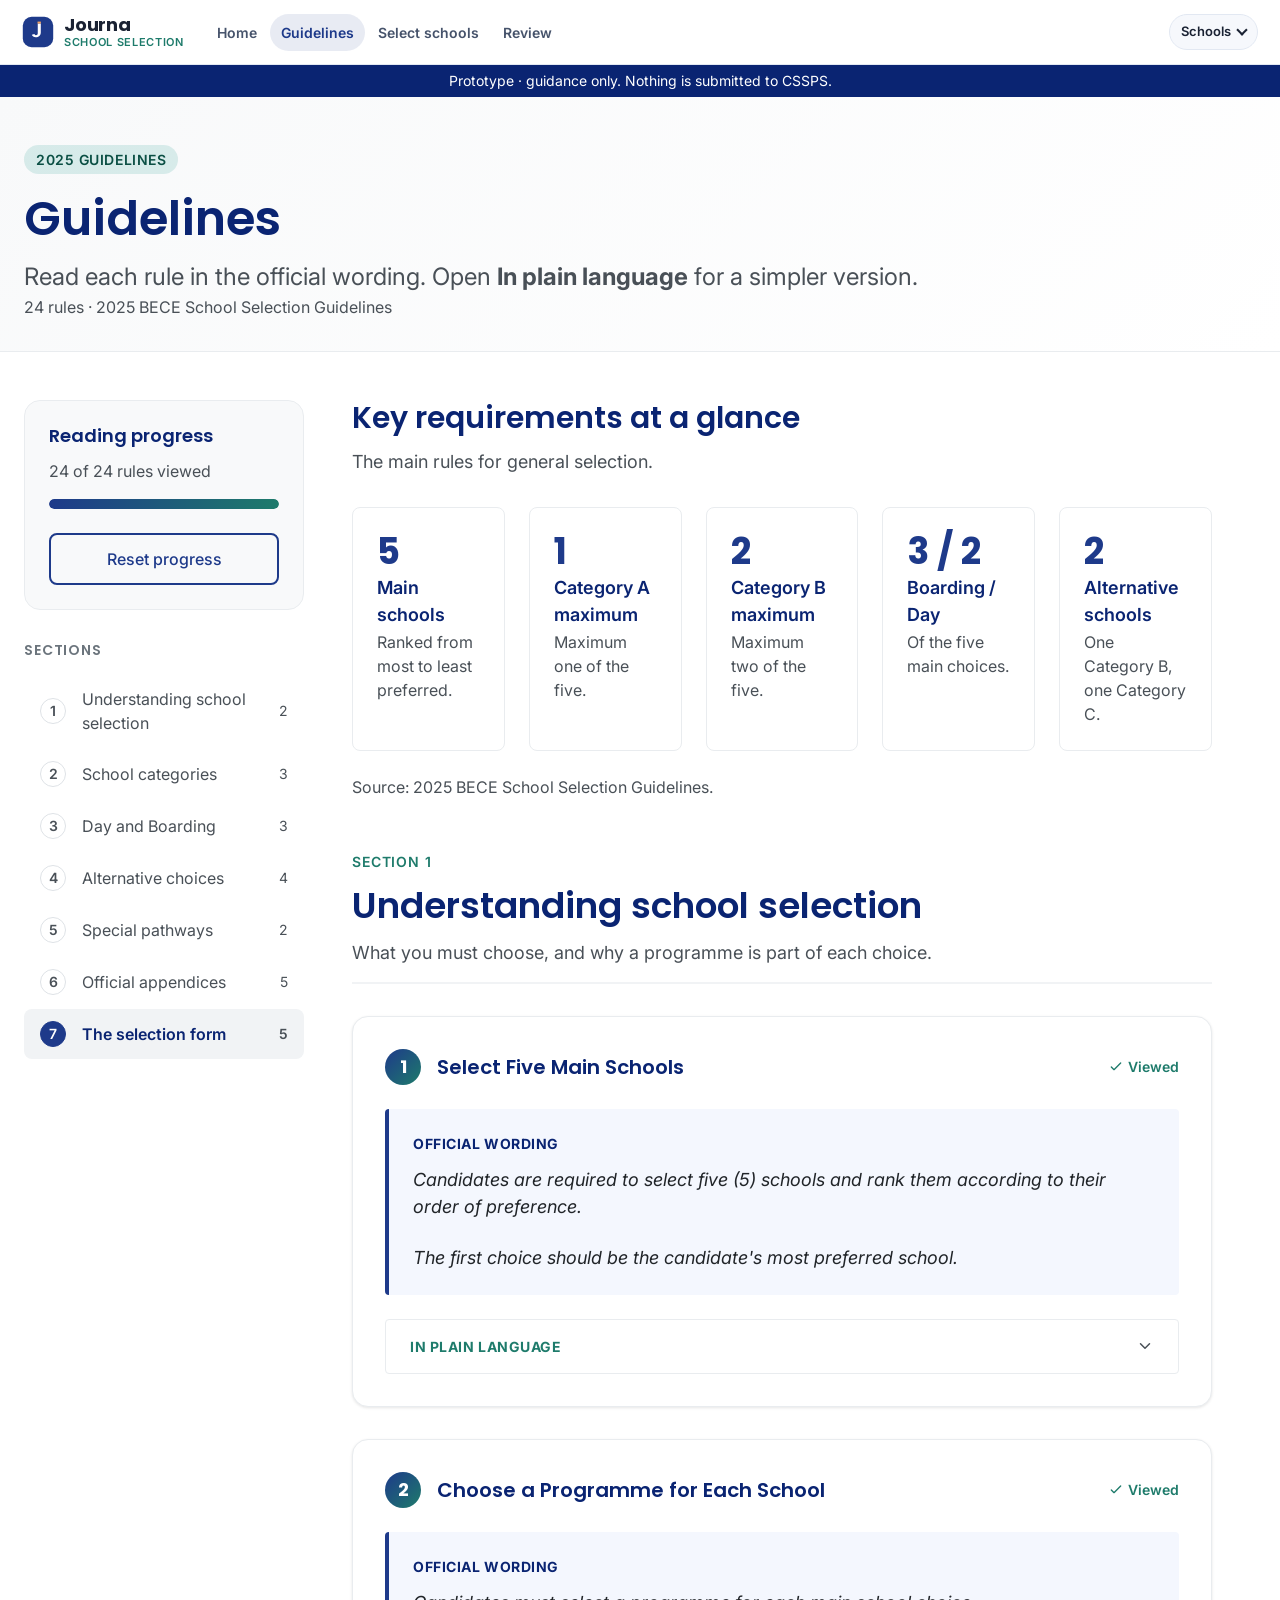
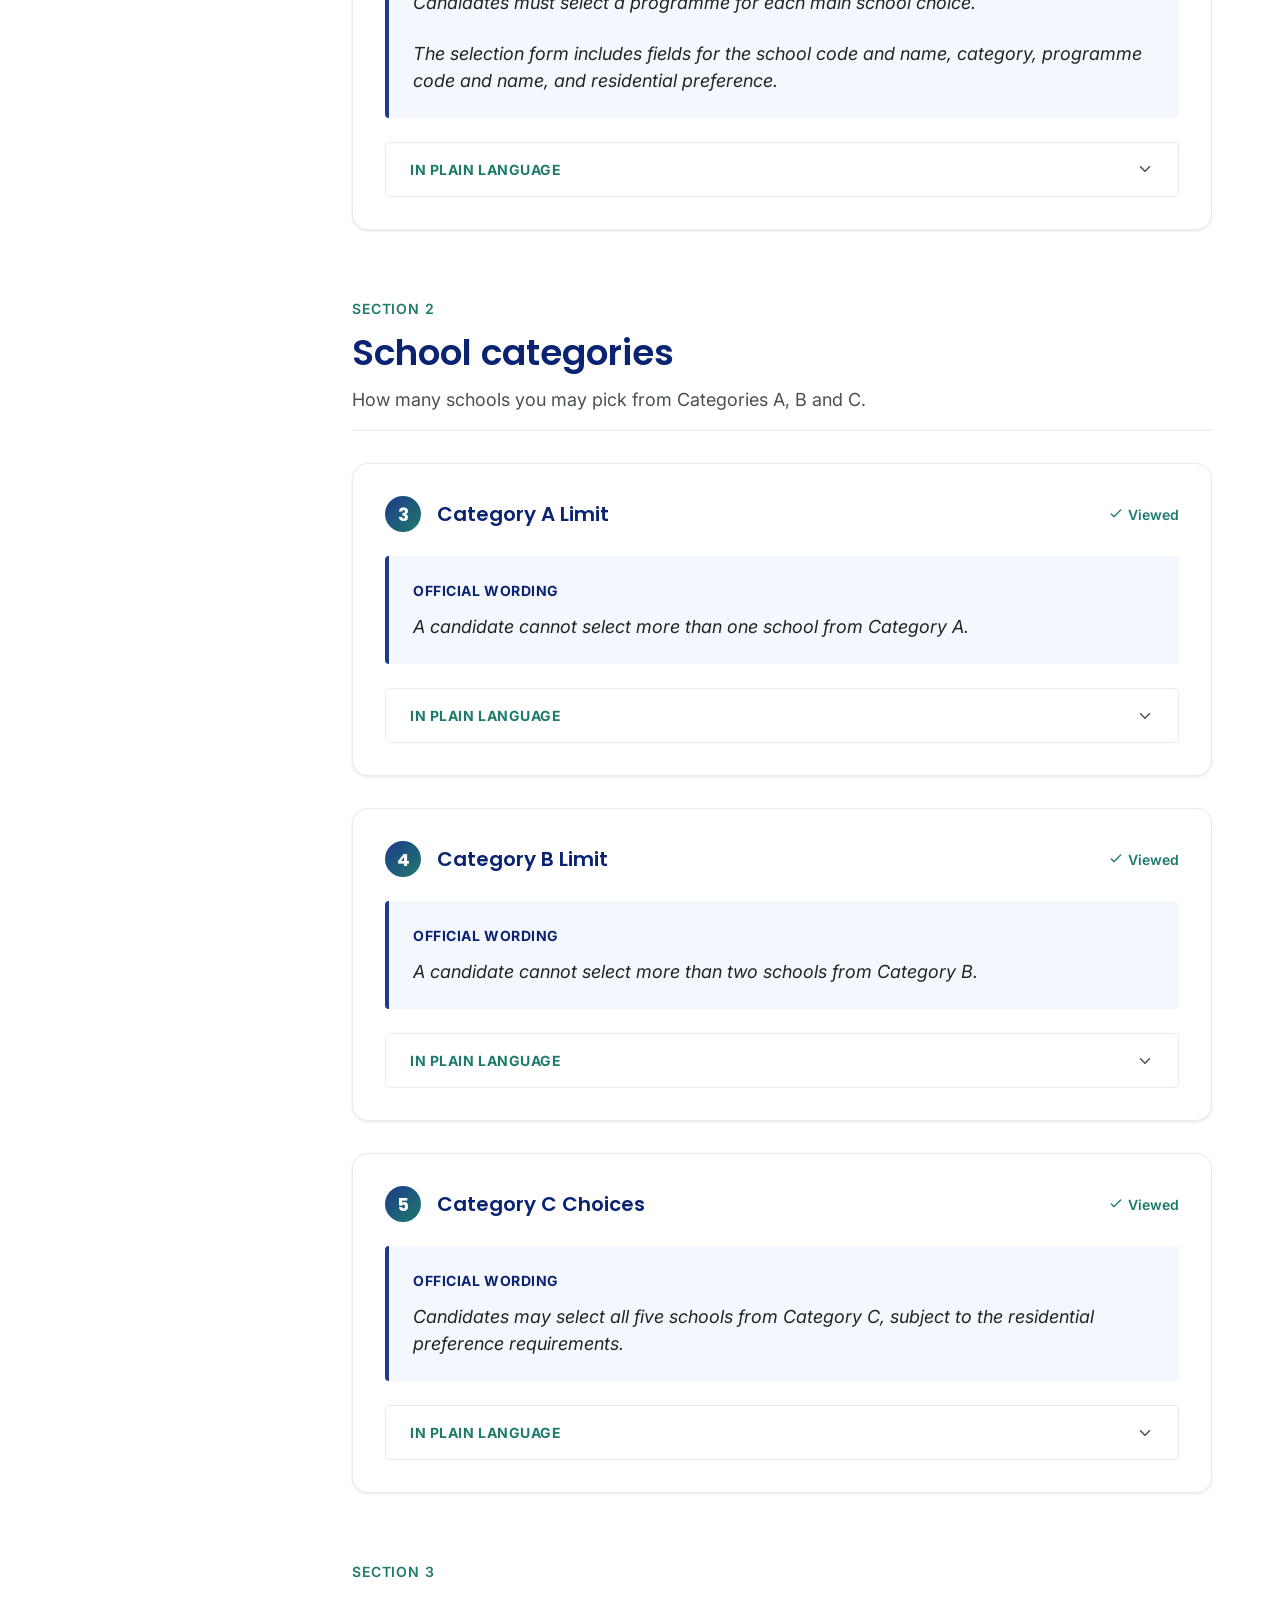
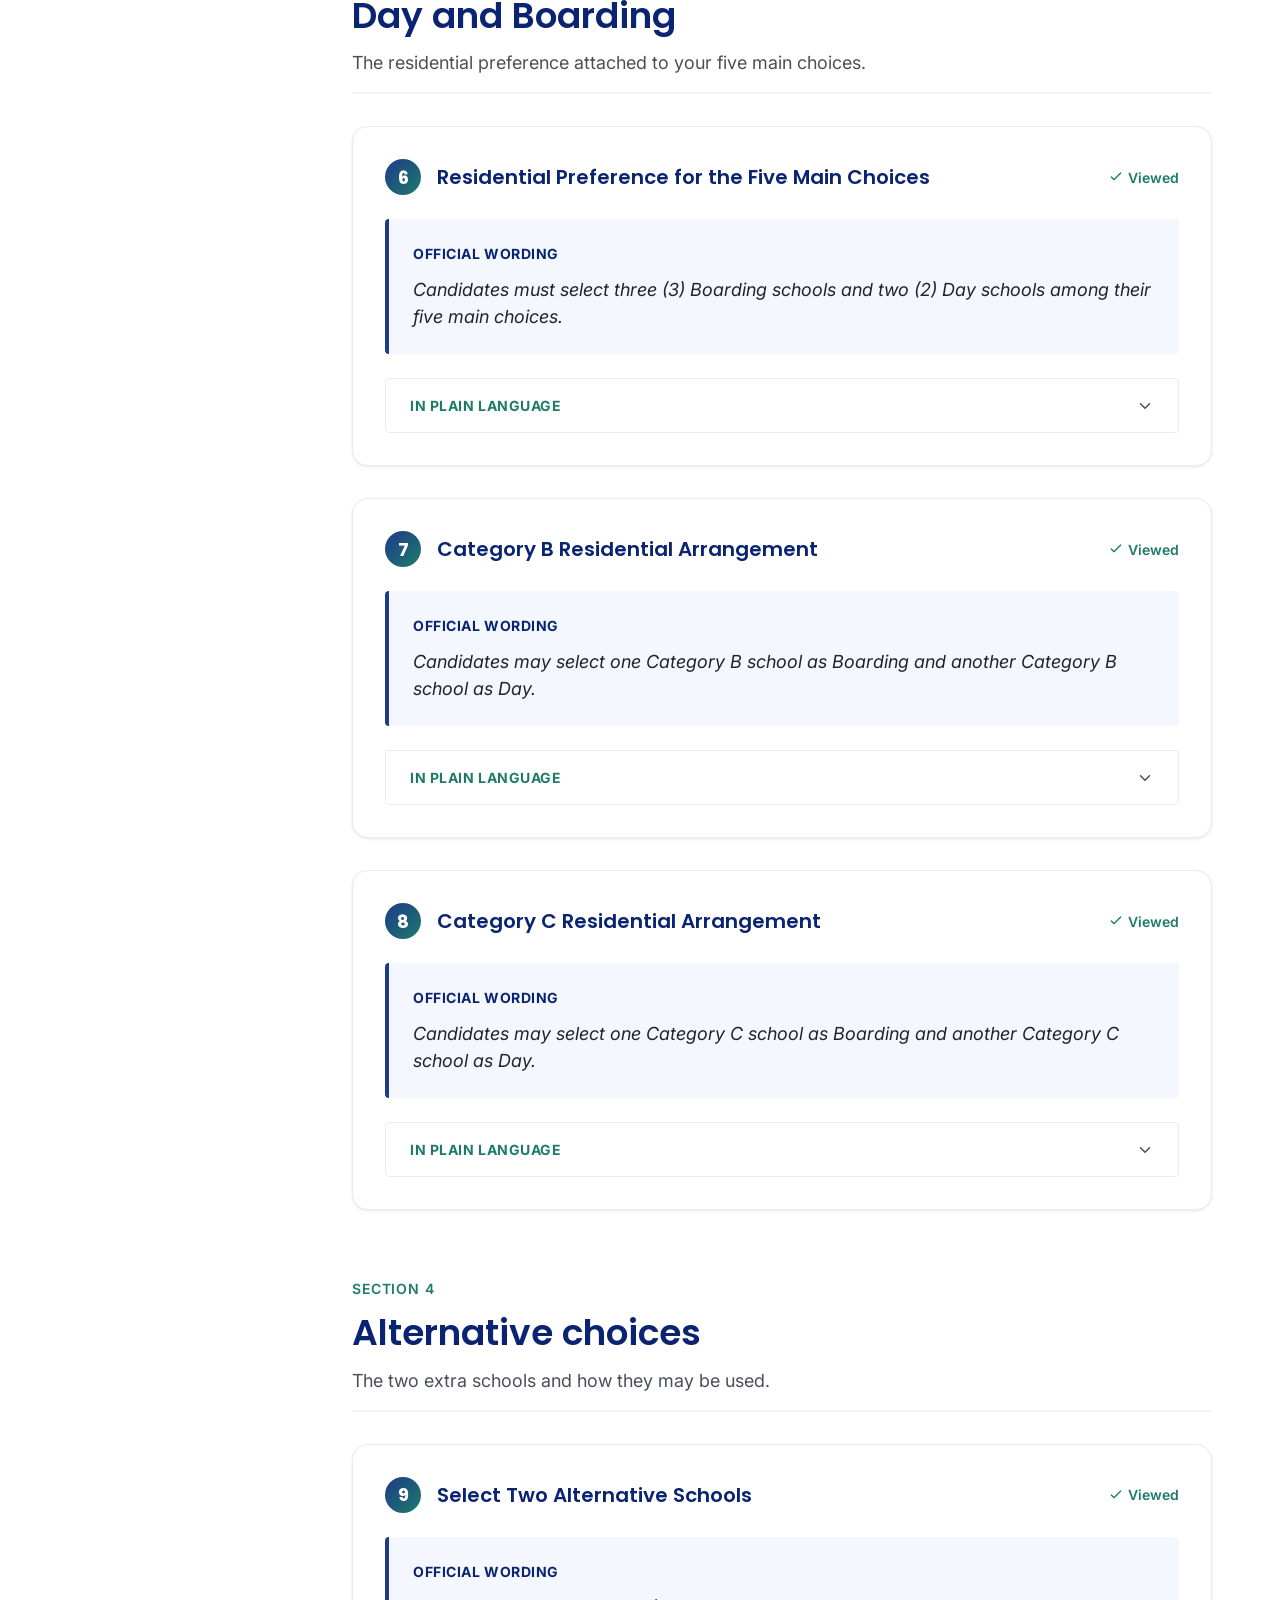
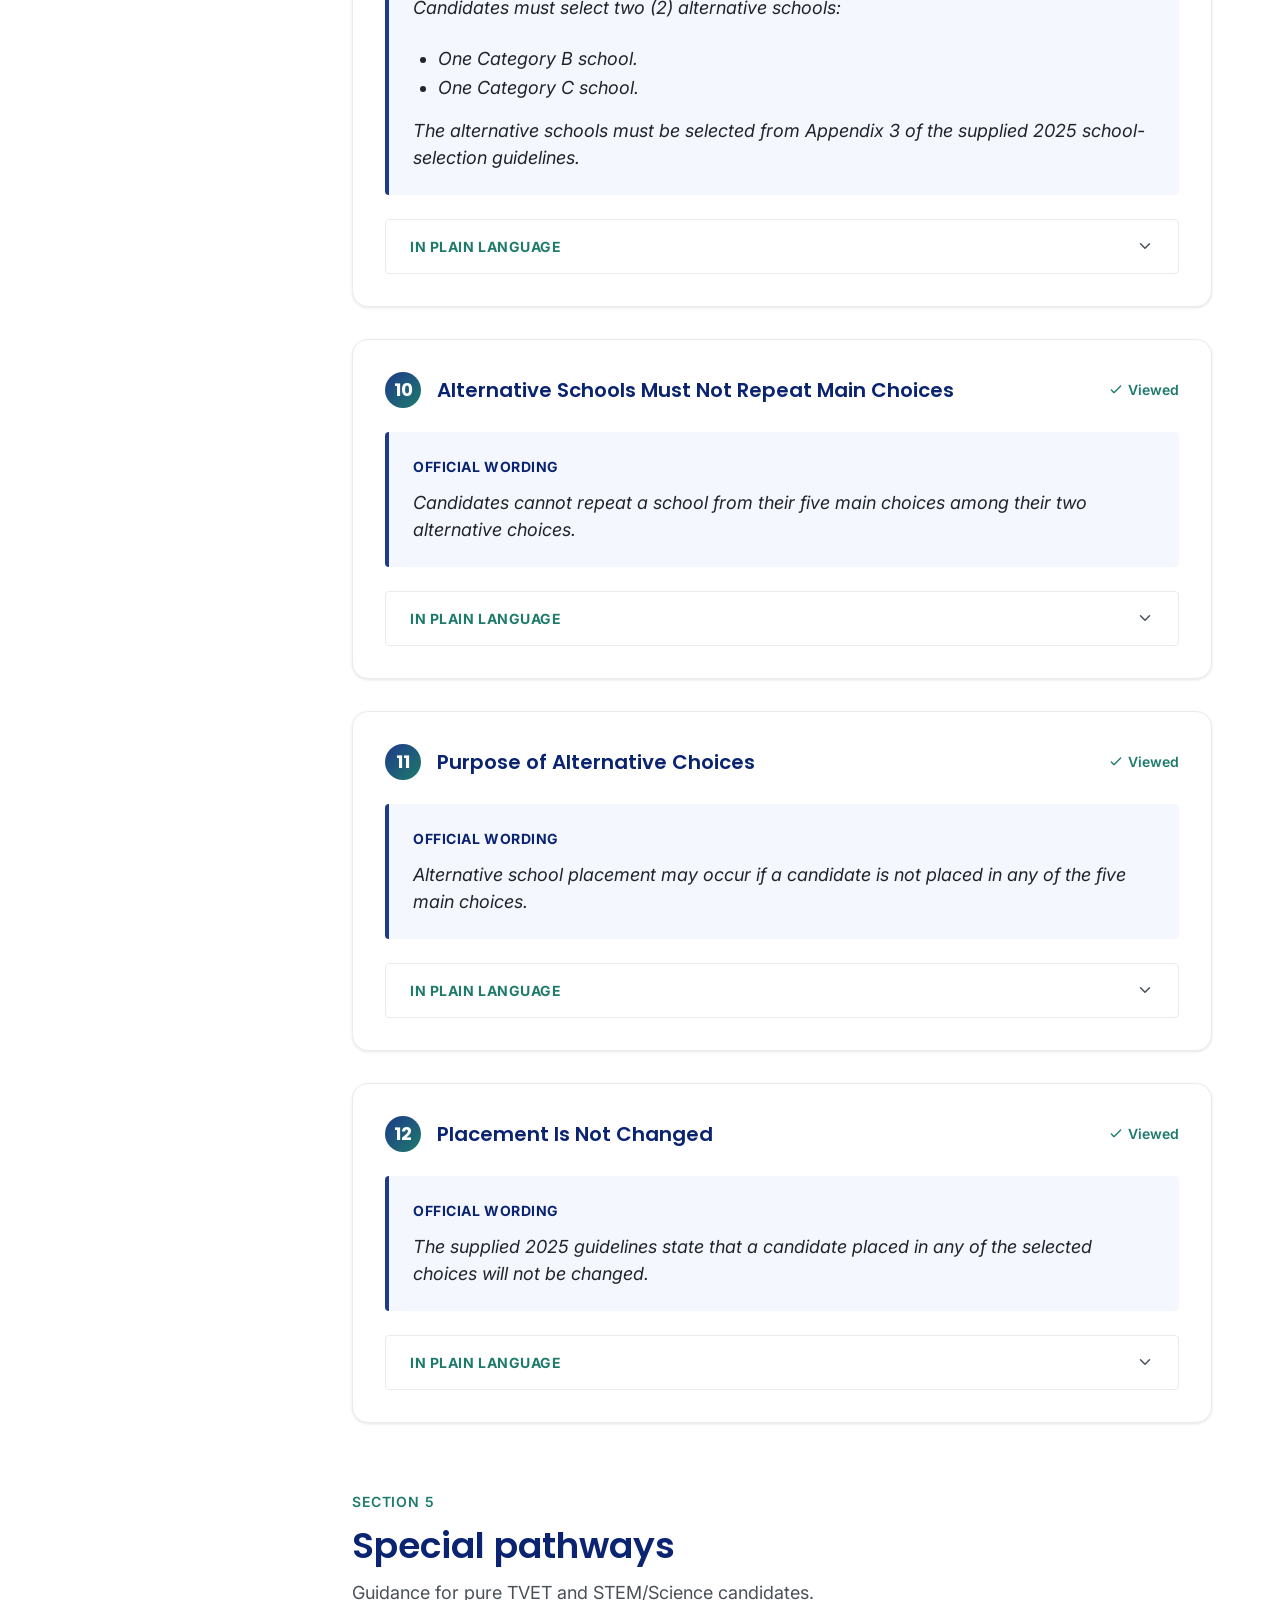
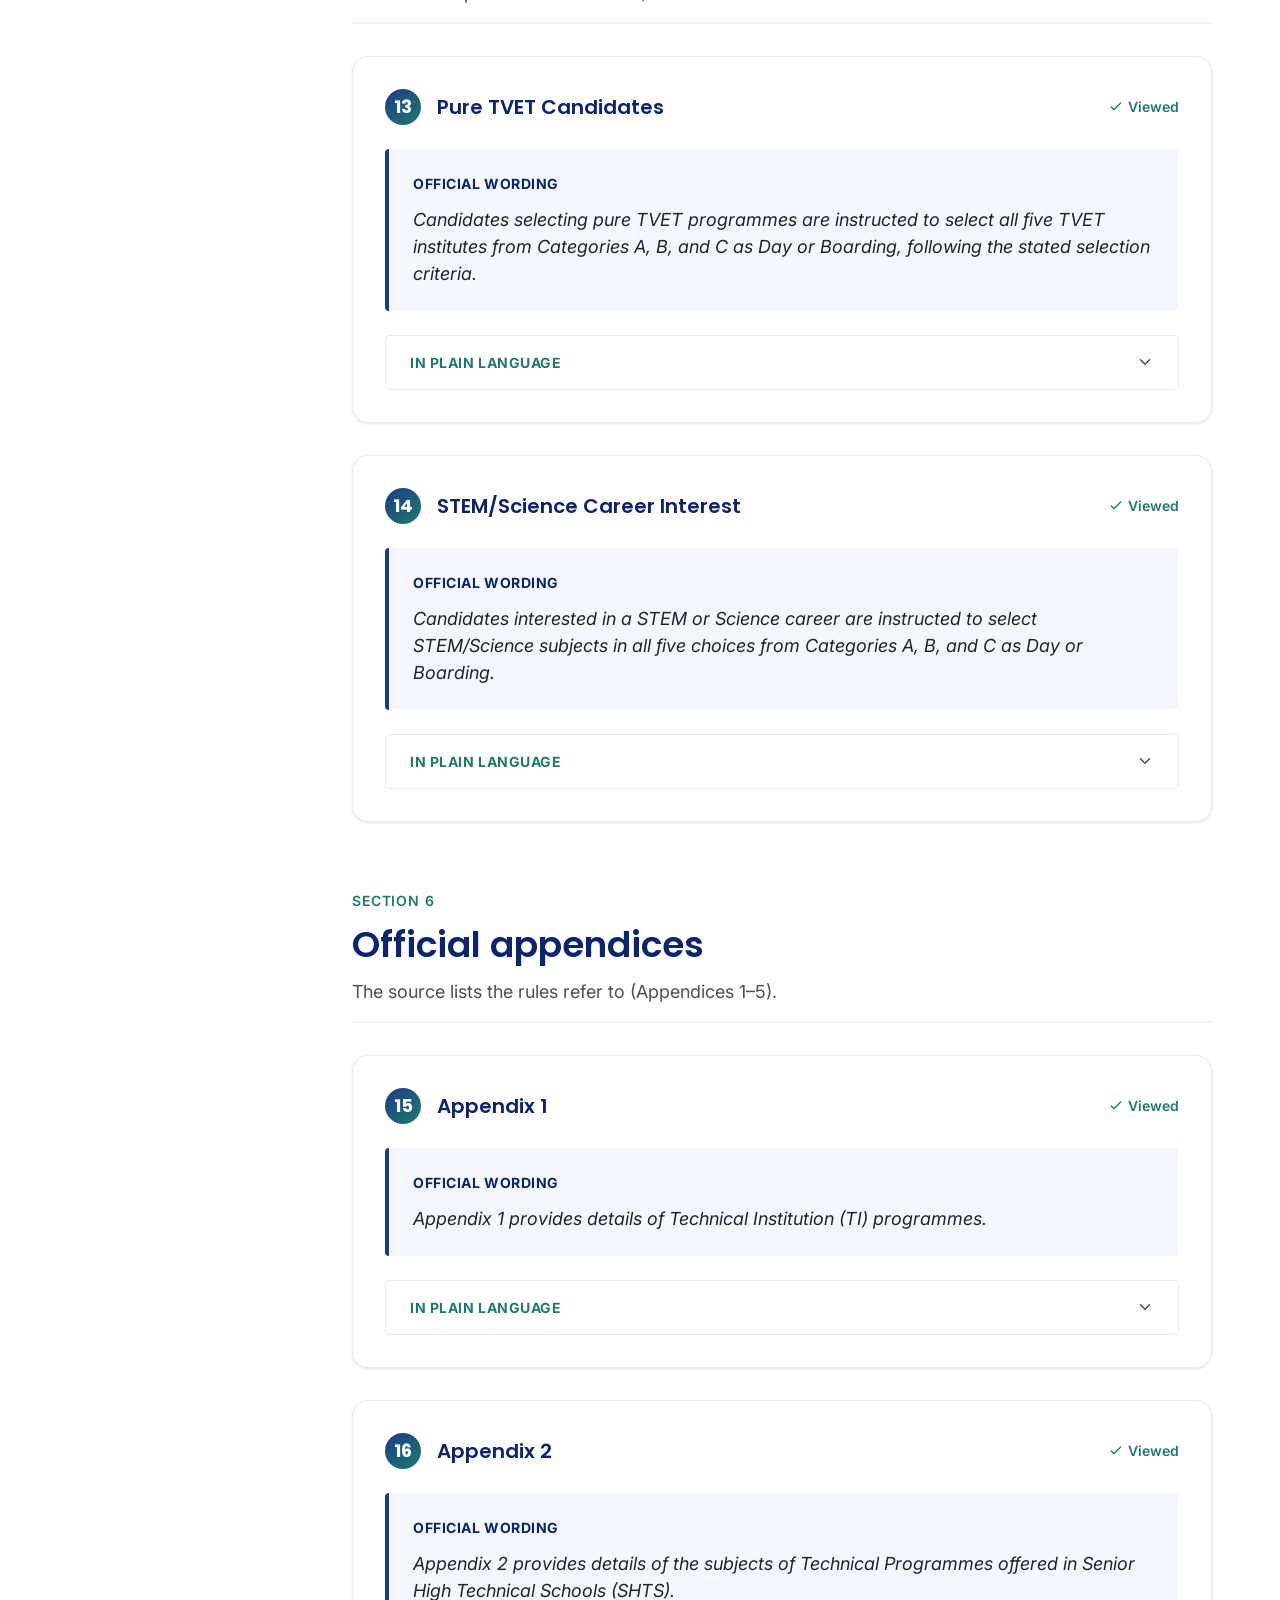
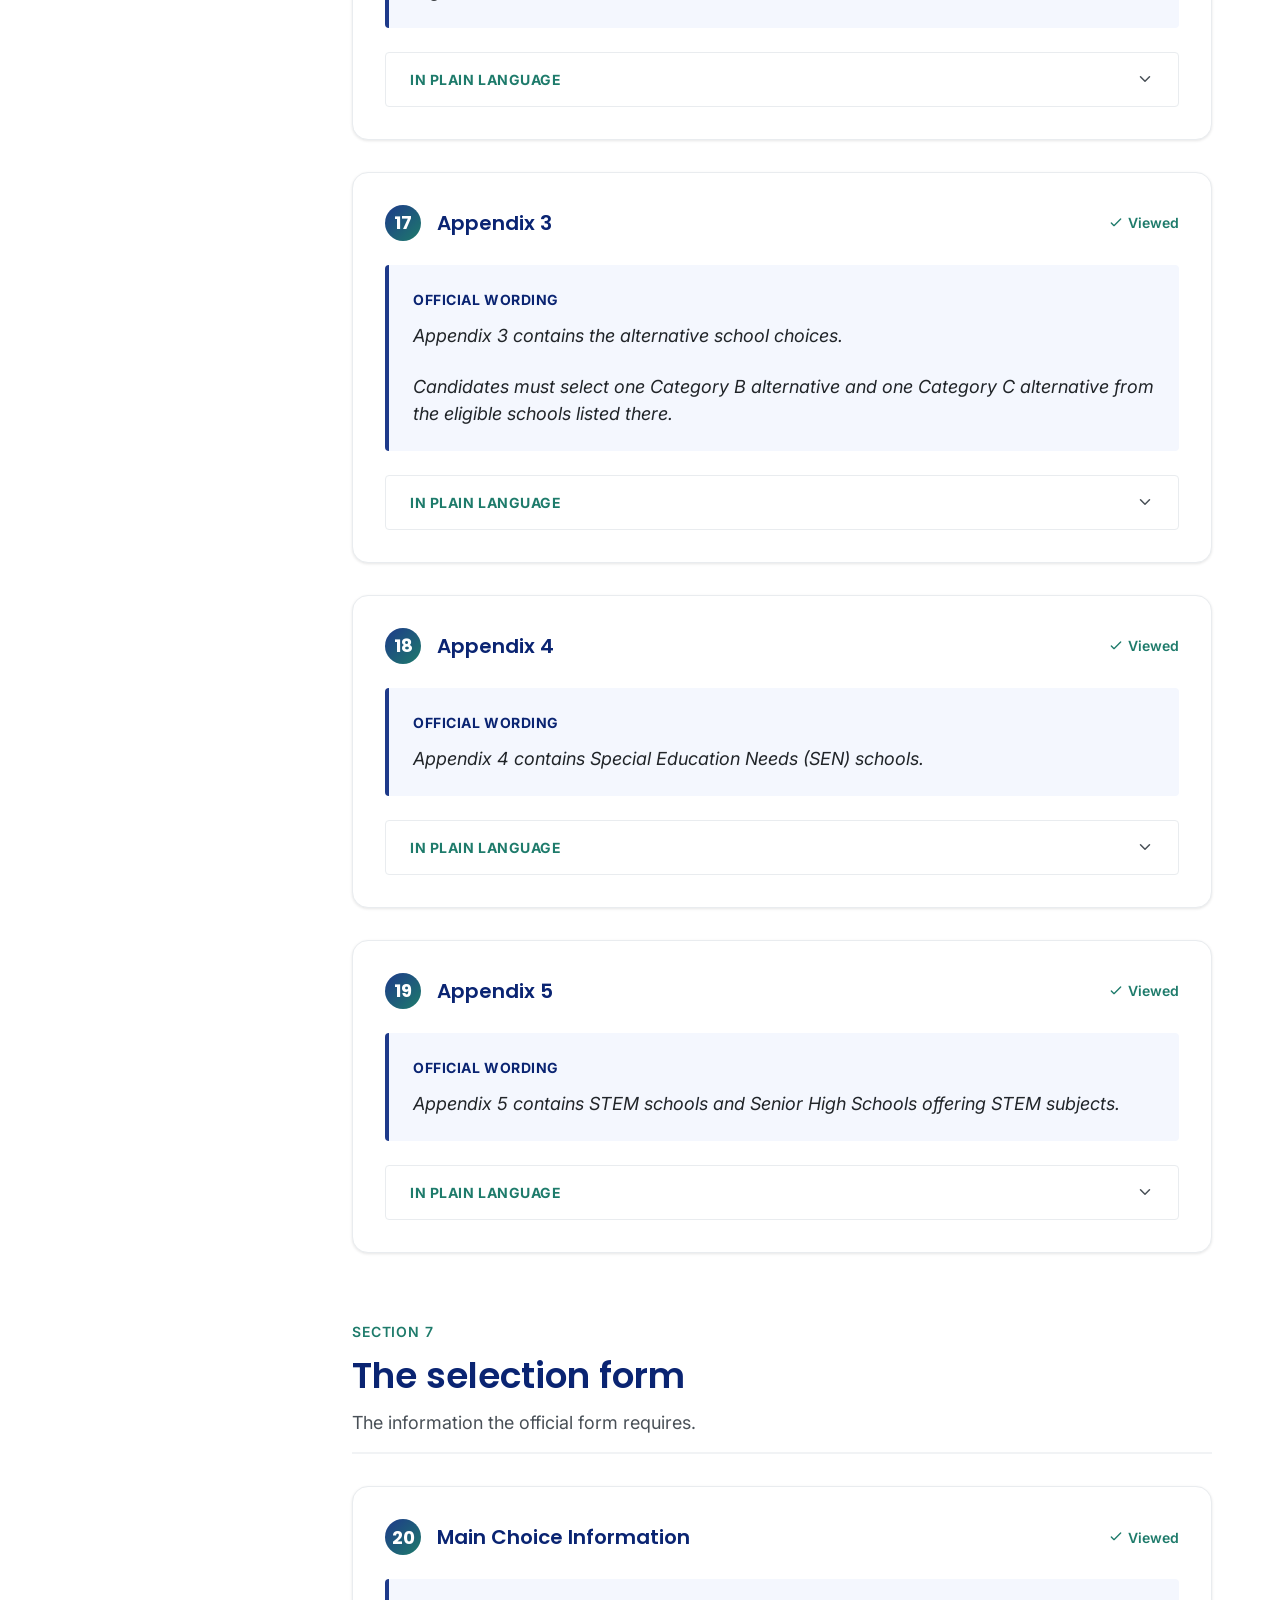
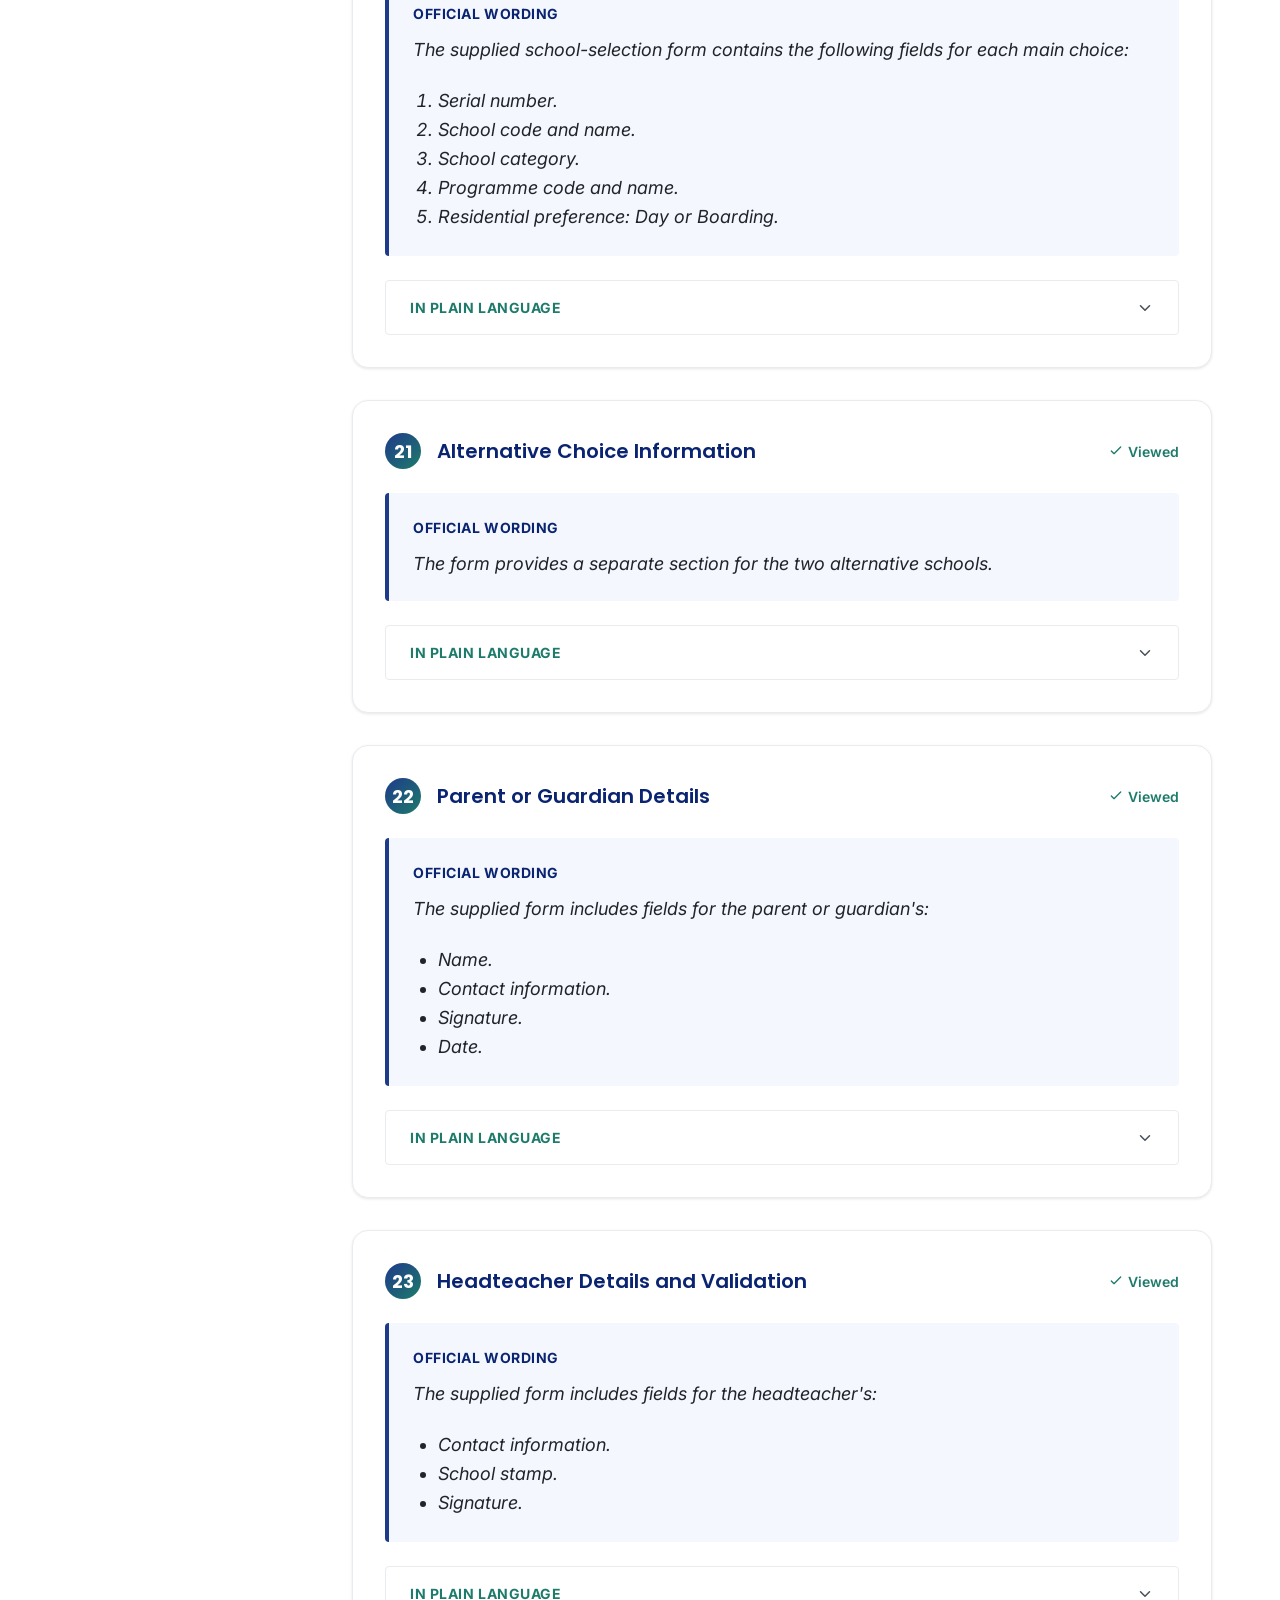
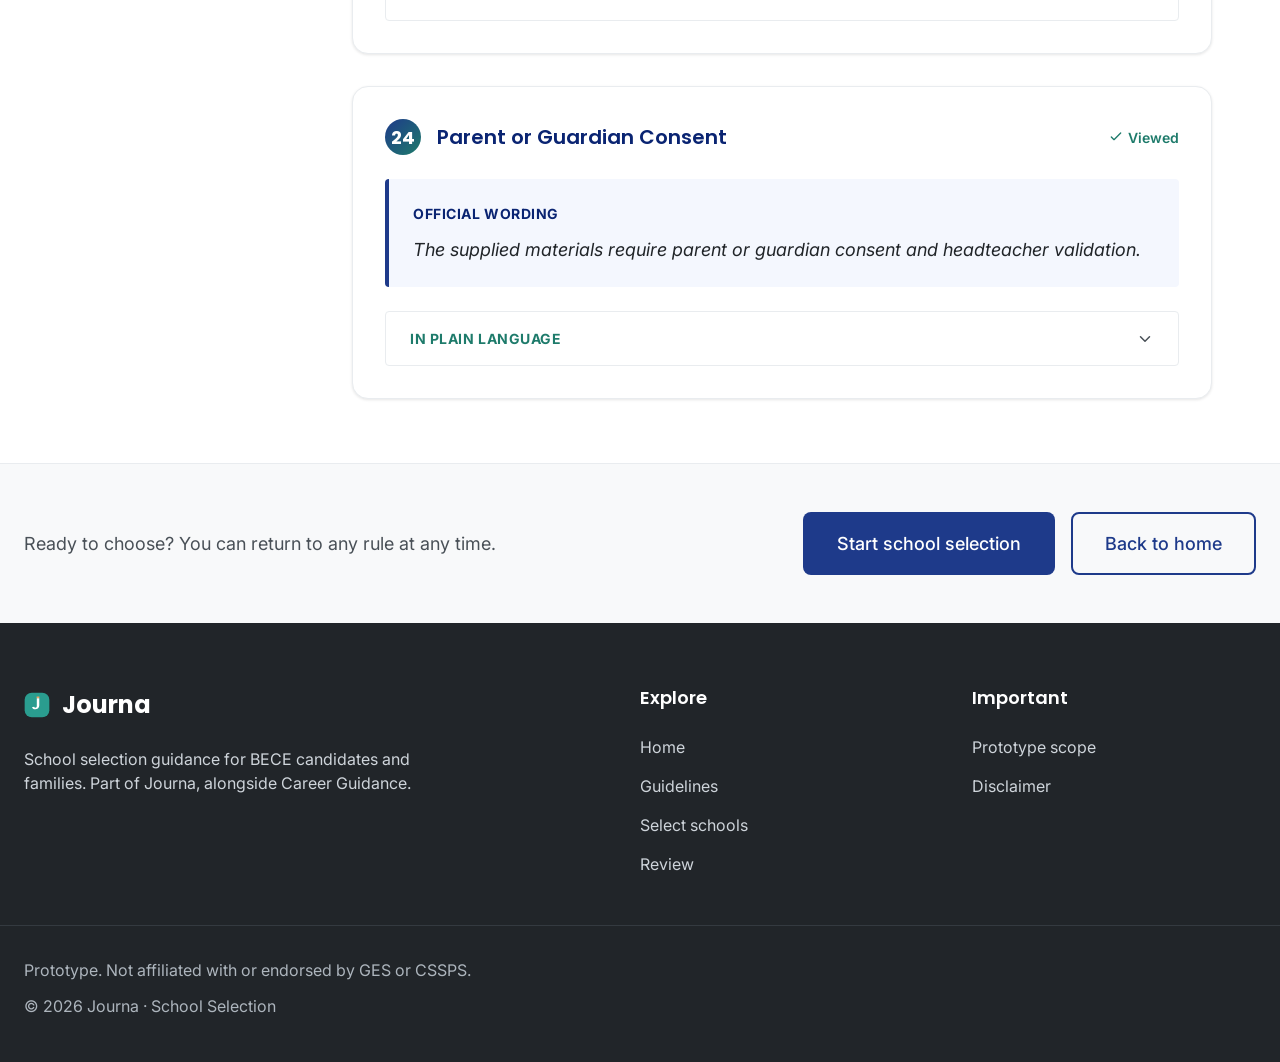
<file: school-selection/guidelines/index.html>
<!DOCTYPE html>
<html lang="en">
<head>
    <meta charset="UTF-8">
    <meta name="viewport" content="width=device-width, initial-scale=1.0">
    <meta name="description" content="The 2025 BECE school-selection guidelines. Each rule shows the official wording, with a plain-language version you can open. Prototype.">
    <title>Guidelines &mdash; Journa School Selection</title>
    <link rel="preconnect" href="https://fonts.googleapis.com">
    <link rel="preconnect" href="https://fonts.gstatic.com" crossorigin>
    <link href="https://fonts.googleapis.com/css2?family=Inter:wght@400;500;600;700&family=Poppins:wght@600;700&display=swap" rel="stylesheet">
    <link rel="stylesheet" href="../css/main.css">
    <meta name="theme-color" content="#1E3A8A">
    <link rel="manifest" href="../../manifest.webmanifest">
    <link rel="icon" type="image/png" href="../../assets/journa/icons/favicon-32.png">
    <link rel="apple-touch-icon" href="../../assets/journa/icons/apple-touch-icon.png">
    <link rel="stylesheet" href="../../assets/journa/shell.css">
</head>
<body data-page="guidelines" data-base="../" data-journa-service="school" data-journa-page="guidelines">
    <div id="site-header"></div>

    <main id="main">
        <div class="page-header">
            <div class="container">
                <span class="page-eyebrow">2025 guidelines</span>
                <h1 class="page-title">Guidelines</h1>
                <p class="page-lead">
                    Read each rule in the official wording. Open <strong>In plain language</strong> for
                    a simpler version.
                </p>
                <p class="page-meta" id="guidelines-meta">&mdash;</p>
            </div>
        </div>

        <div class="guide-layout">
            <div class="container guide-container">
                <aside class="guide-sidebar">
                    <div id="guidelines-progress"></div>
                    <div id="guidelines-nav"></div>
                </aside>

                <div class="guide-main">
                    <section id="guidelines-summary" aria-labelledby="summary-heading"></section>
                    <div id="guidelines-content"></div>
                </div>
            </div>
        </div>

        <div class="guide-footer-cta">
            <div class="container guide-footer-inner">
                <p>
                    Ready to choose? You can return to any rule at any time.
                </p>
                <div class="guide-footer-actions">
                    <a class="btn btn-primary" href="../selection/index.html">Start school selection</a>
                    <a class="btn btn-outline" href="../index.html">Back to home</a>
                </div>
            </div>
        </div>
    </main>

    <div id="site-footer"></div>

    <noscript>
        <p style="padding: 1rem; text-align: center; background: #fff3cd; color: #664d03;">
            This prototype loads the guidelines with JavaScript. Please enable it to read them.
        </p>
    </noscript>

    <script type="module" src="../js/layout.js"></script>
    <script type="module" src="../js/guidelines.js"></script>
    <script type="module" src="../../assets/journa/shell.js"></script>
</body>
</html>
</file>
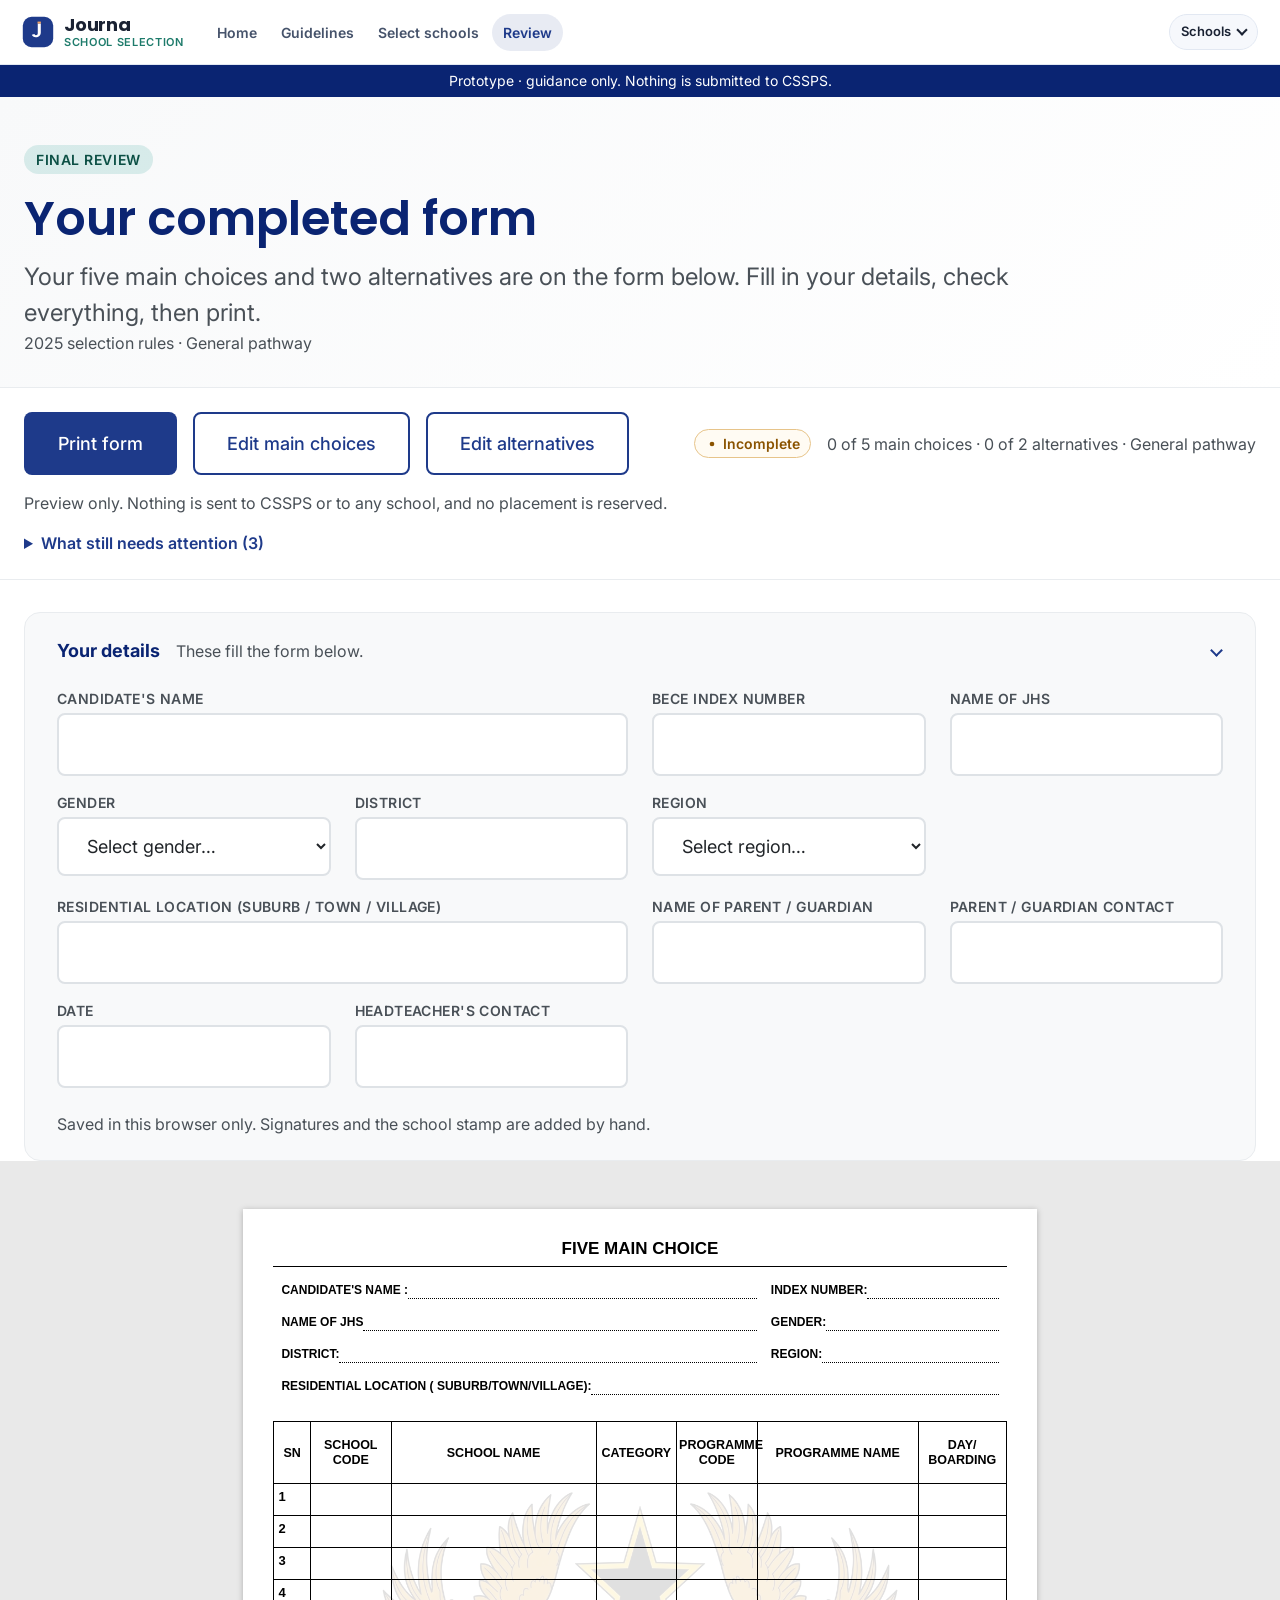
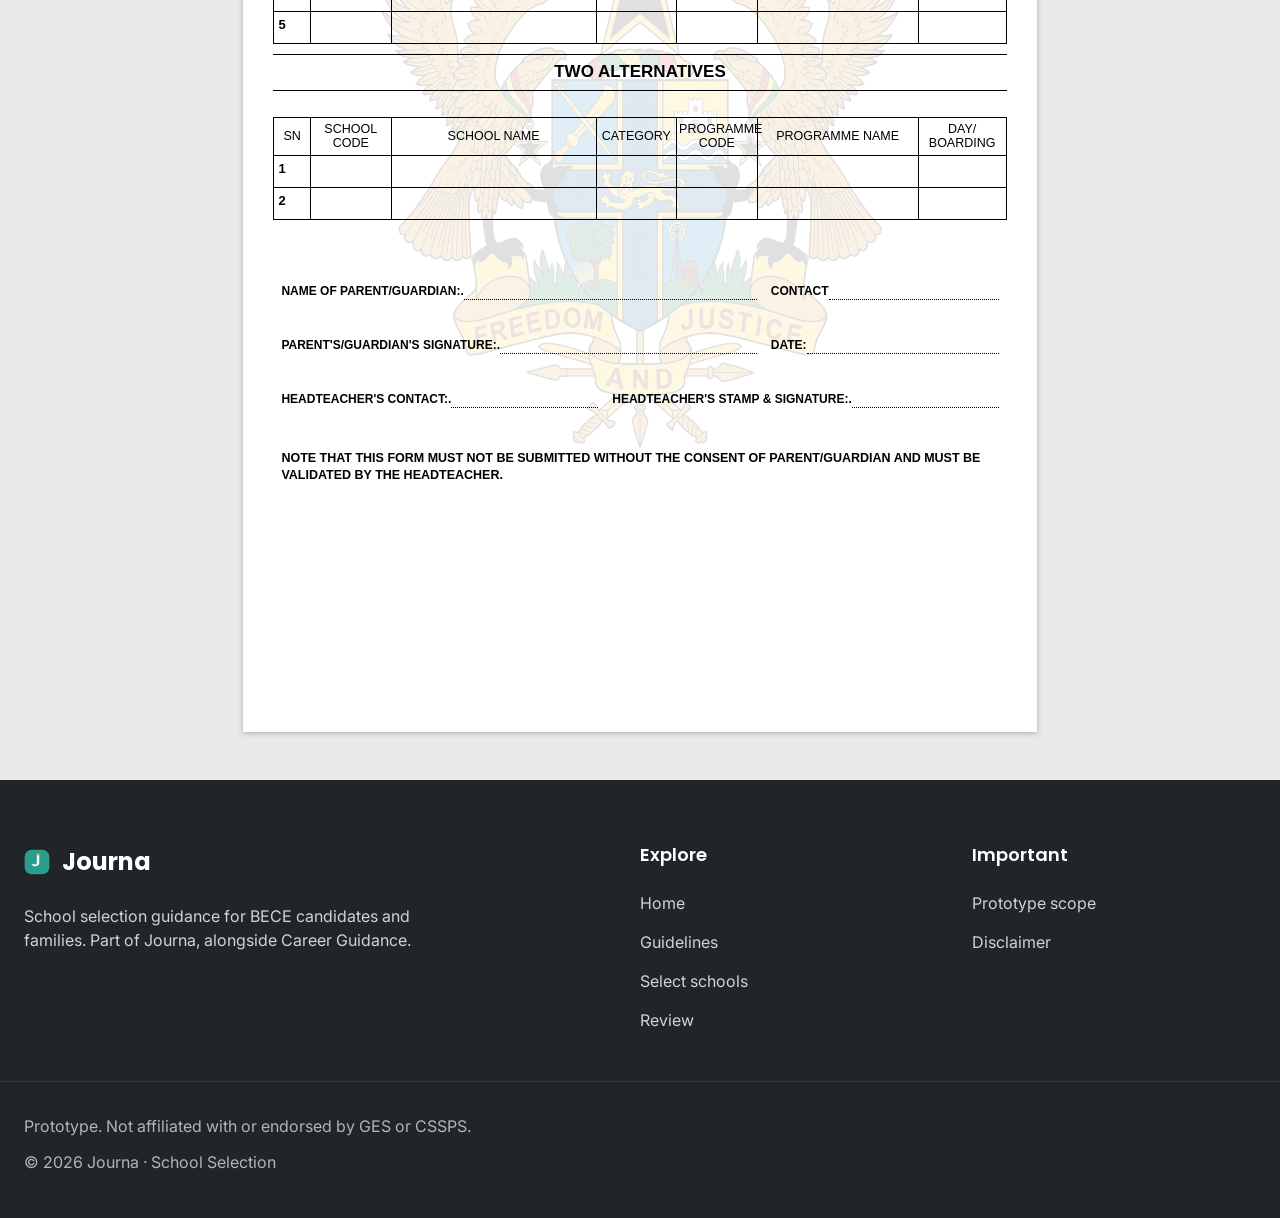
<file: school-selection/review/index.html>
<!DOCTYPE html>
<html lang="en">
<head>
    <meta charset="UTF-8">
    <meta name="viewport" content="width=device-width, initial-scale=1.0">
    <meta name="description" content="Your five main choices and two alternatives on the placement form, ready to check and print. A preparation preview, not an official CSSPS submission.">
    <title>Review your form &mdash; Journa School Selection</title>
    <link rel="preconnect" href="https://fonts.googleapis.com">
    <link rel="preconnect" href="https://fonts.gstatic.com" crossorigin>
    <link href="https://fonts.googleapis.com/css2?family=Inter:wght@400;500;600;700&family=Poppins:wght@600;700&display=swap" rel="stylesheet">
    <link rel="stylesheet" href="../css/main.css">
    <meta name="theme-color" content="#1E3A8A">
    <link rel="manifest" href="../../manifest.webmanifest">
    <link rel="icon" type="image/png" href="../../assets/journa/icons/favicon-32.png">
    <link rel="apple-touch-icon" href="../../assets/journa/icons/apple-touch-icon.png">
    <link rel="stylesheet" href="../../assets/journa/shell.css">
</head>
<body data-page="review" data-base="../" data-journa-service="school" data-journa-page="review">
    <div id="site-header"></div>

    <main id="main">
        <div class="page-header">
            <div class="container">
                <span class="page-eyebrow">Final review</span>
                <h1 class="page-title">Your completed form</h1>
                <p class="page-lead">
                    Your five main choices and two alternatives are on the form below. Fill in your
                    details, check everything, then print.
                </p>
                <p class="page-meta" id="review-meta">&mdash;</p>
            </div>
        </div>

        <div class="rev-toolbar">
            <div class="container">
                <div class="rev-toolbar-inner">
                    <div class="rev-toolbar-actions">
                        <button type="button" class="btn btn-primary" id="rev-print">Print form</button>
                        <a class="btn btn-outline" href="../selection/index.html#choices">Edit main choices</a>
                        <a class="btn btn-outline" href="../selection/index.html#alternatives">Edit alternatives</a>
                    </div>
                    <div id="review-status" class="rev-status-slot"></div>
                </div>
                <div class="rev-toolbar-note">
                    <p>
                        Preview only. Nothing is sent to CSSPS or to any school, and no placement is
                        reserved.
                    </p>
                    <div id="review-issues"></div>
                </div>
            </div>
        </div>

        <div id="review-alert" class="container"></div>

        <section class="rev-details" aria-labelledby="rev-details-heading">
            <div class="container">
                <details class="rev-details-panel" open>
                    <summary class="rev-details-summary">
                        <span class="rev-details-summary-text" id="rev-details-heading">Your details</span>
                        <span class="rev-details-summary-hint">
                            These fill the form below.
                        </span>
                        <span class="rev-details-chevron" aria-hidden="true"></span>
                    </summary>
                    <div class="rev-details-grid" id="review-details"></div>
                    <p class="rev-details-note">
                        Saved in this browser only. Signatures and the school stamp are added by hand.
                    </p>
                </details>
            </div>
        </section>

        <div class="pf-band">
            <div class="pf-sheet" id="placement-form">

                <div class="pf-watermark" aria-hidden="true"><img src="coat-of-arms.jpg" alt=""></div>

                <div class="pf-banner" id="pf-main-banner">Five Main Choice</div>

                <div class="pf-row">
                    <div class="pf-field pf-field--wide">
                        <span>Candidate's Name :</span>
                        <span class="pf-value" id="pf-candidate"></span>
                    </div>
                    <div class="pf-field pf-field--narrow">
                        <span>Index Number:</span>
                        <span class="pf-value" id="pf-index"></span>
                    </div>
                </div>
                <div class="pf-row">
                    <div class="pf-field pf-field--wide">
                        <span>Name of JHS</span>
                        <span class="pf-value" id="pf-jhs"></span>
                    </div>
                    <div class="pf-field pf-field--narrow">
                        <span>Gender:</span>
                        <span class="pf-value" id="pf-gender"></span>
                    </div>
                </div>
                <div class="pf-row">
                    <div class="pf-field pf-field--wide">
                        <span>District:</span>
                        <span class="pf-value" id="pf-district"></span>
                    </div>
                    <div class="pf-field pf-field--narrow">
                        <span>Region:</span>
                        <span class="pf-value" id="pf-region"></span>
                    </div>
                </div>
                <div class="pf-row">
                    <div class="pf-field">
                        <span>Residential Location ( Suburb/Town/Village):</span>
                        <span class="pf-value" id="pf-location"></span>
                    </div>
                </div>

                <div class="pf-tablewrap">
                    <table class="pf-table pf-main" aria-labelledby="pf-main-banner">
                        <colgroup>
                            <col class="pf-col-sn"><col class="pf-col-code"><col class="pf-col-name">
                            <col class="pf-col-cat"><col class="pf-col-pcode"><col class="pf-col-pname">
                            <col class="pf-col-day">
                        </colgroup>
                        <thead>
                            <tr>
                                <th scope="col">SN</th>
                                <th scope="col">School Code</th>
                                <th scope="col">School Name</th>
                                <th scope="col">Category</th>
                                <th scope="col">Programme Code</th>
                                <th scope="col">Programme Name</th>
                                <th scope="col">Day/ Boarding</th>
                            </tr>
                        </thead>
                        <tbody id="rev-main-rows"></tbody>
                    </table>
                </div>

                <div class="pf-banner pf-banner--second" id="pf-alt-banner">Two Alternatives</div>

                <div class="pf-tablewrap">
                    <table class="pf-table pf-alt" aria-labelledby="pf-alt-banner">
                        <colgroup>
                            <col class="pf-col-sn"><col class="pf-col-code"><col class="pf-col-name">
                            <col class="pf-col-cat"><col class="pf-col-pcode"><col class="pf-col-pname">
                            <col class="pf-col-day">
                        </colgroup>
                        <thead>
                            <tr>
                                <th scope="col">SN</th>
                                <th scope="col">School Code</th>
                                <th scope="col">School Name</th>
                                <th scope="col">Category</th>
                                <th scope="col">Programme Code</th>
                                <th scope="col">Programme Name</th>
                                <th scope="col">Day/ Boarding</th>
                            </tr>
                        </thead>
                        <tbody id="rev-alt-rows"></tbody>
                    </table>
                </div>

                <div class="pf-sign">
                    <div class="pf-row">
                        <div class="pf-field pf-field--wide">
                            <span>Name of Parent/Guardian:.</span>
                            <span class="pf-value" id="pf-parent"></span>
                        </div>
                        <div class="pf-field pf-field--narrow">
                            <span>Contact</span>
                            <span class="pf-value" id="pf-contact"></span>
                        </div>
                    </div>
                    <div class="pf-row">
                        <div class="pf-field pf-field--wide">
                            <span>Parent's/Guardian's Signature:.</span>
                            <span class="pf-value"></span>
                        </div>
                        <div class="pf-field pf-field--narrow">
                            <span>Date:</span>
                            <span class="pf-value" id="pf-date"></span>
                        </div>
                    </div>
                    <div class="pf-row">
                        <div class="pf-field">
                            <span>Headteacher's Contact:.</span>
                            <span class="pf-value" id="pf-hcontact"></span>
                        </div>
                        <div class="pf-field">
                            <span>Headteacher's Stamp &amp; Signature:.</span>
                            <span class="pf-value"></span>
                        </div>
                    </div>
                </div>

                <p class="pf-note">Note that this form must not be submitted without the consent of parent/guardian and must be validated by the headteacher.</p>

            </div>
        </div>
    </main>

    <div id="site-footer"></div>

    <p id="rev-announcer" class="sel-sr-only" role="status" aria-live="polite"></p>

    <noscript>
        <p style="padding: 1rem; text-align: center; background: #fff3cd; color: #664d03;">
            This prototype uses JavaScript to fill the form. Please enable it to use the app.
        </p>
    </noscript>

    <script type="module" src="../js/layout.js"></script>
    <script type="module" src="../js/review.js"></script>
    <script type="module" src="../../assets/journa/shell.js"></script>
</body>
</html>
</file>
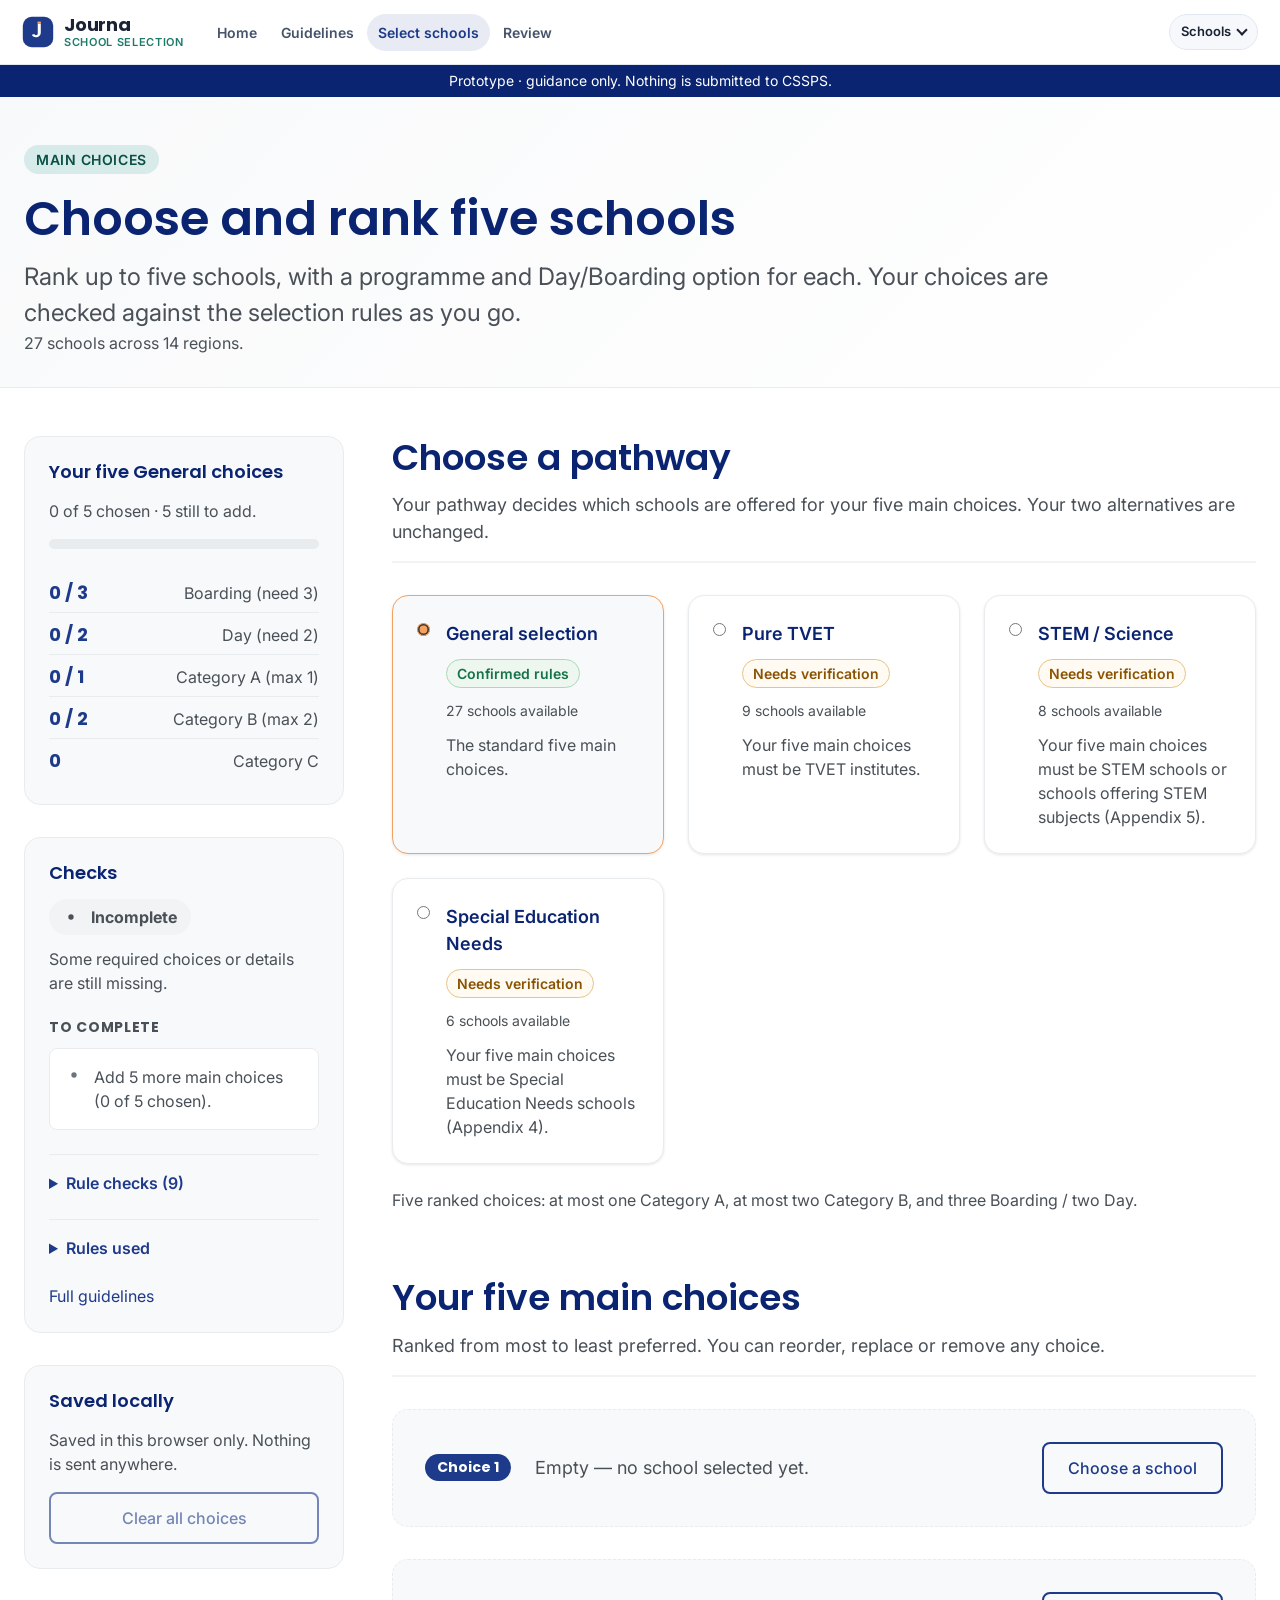
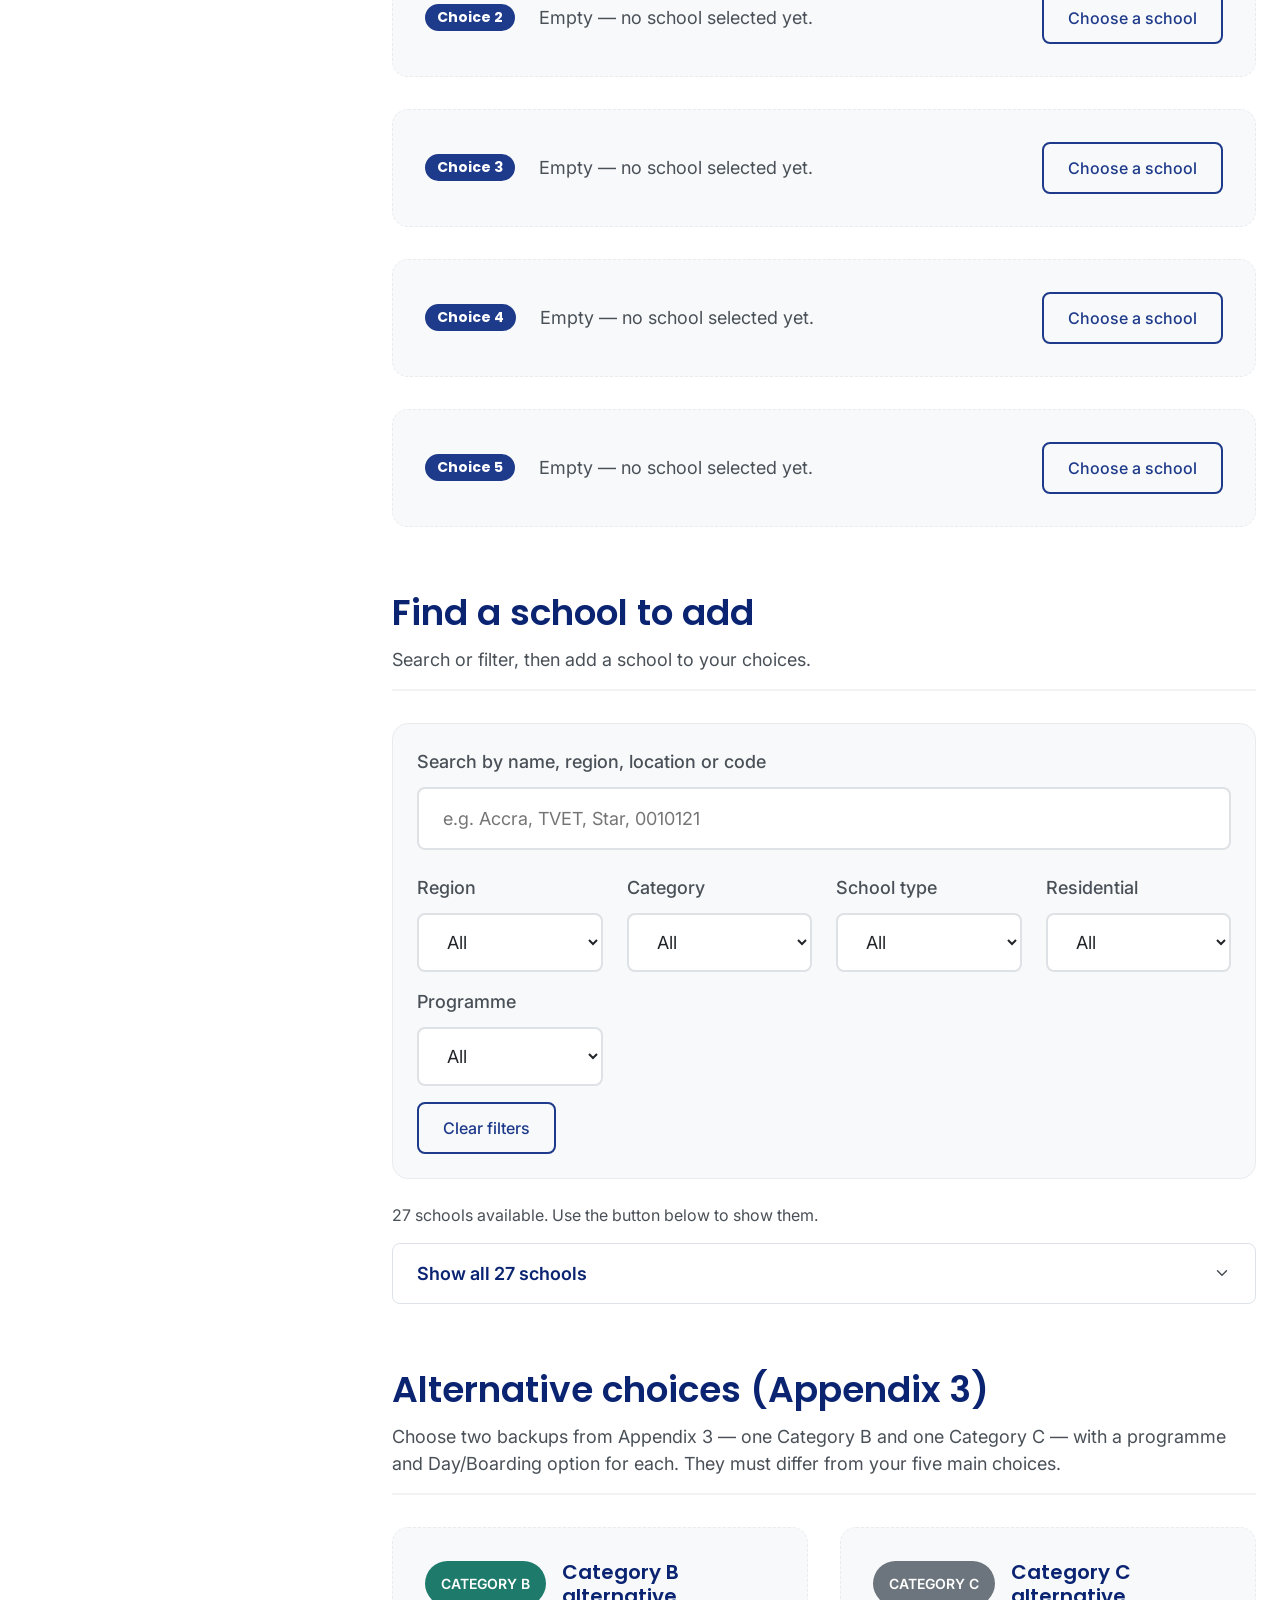
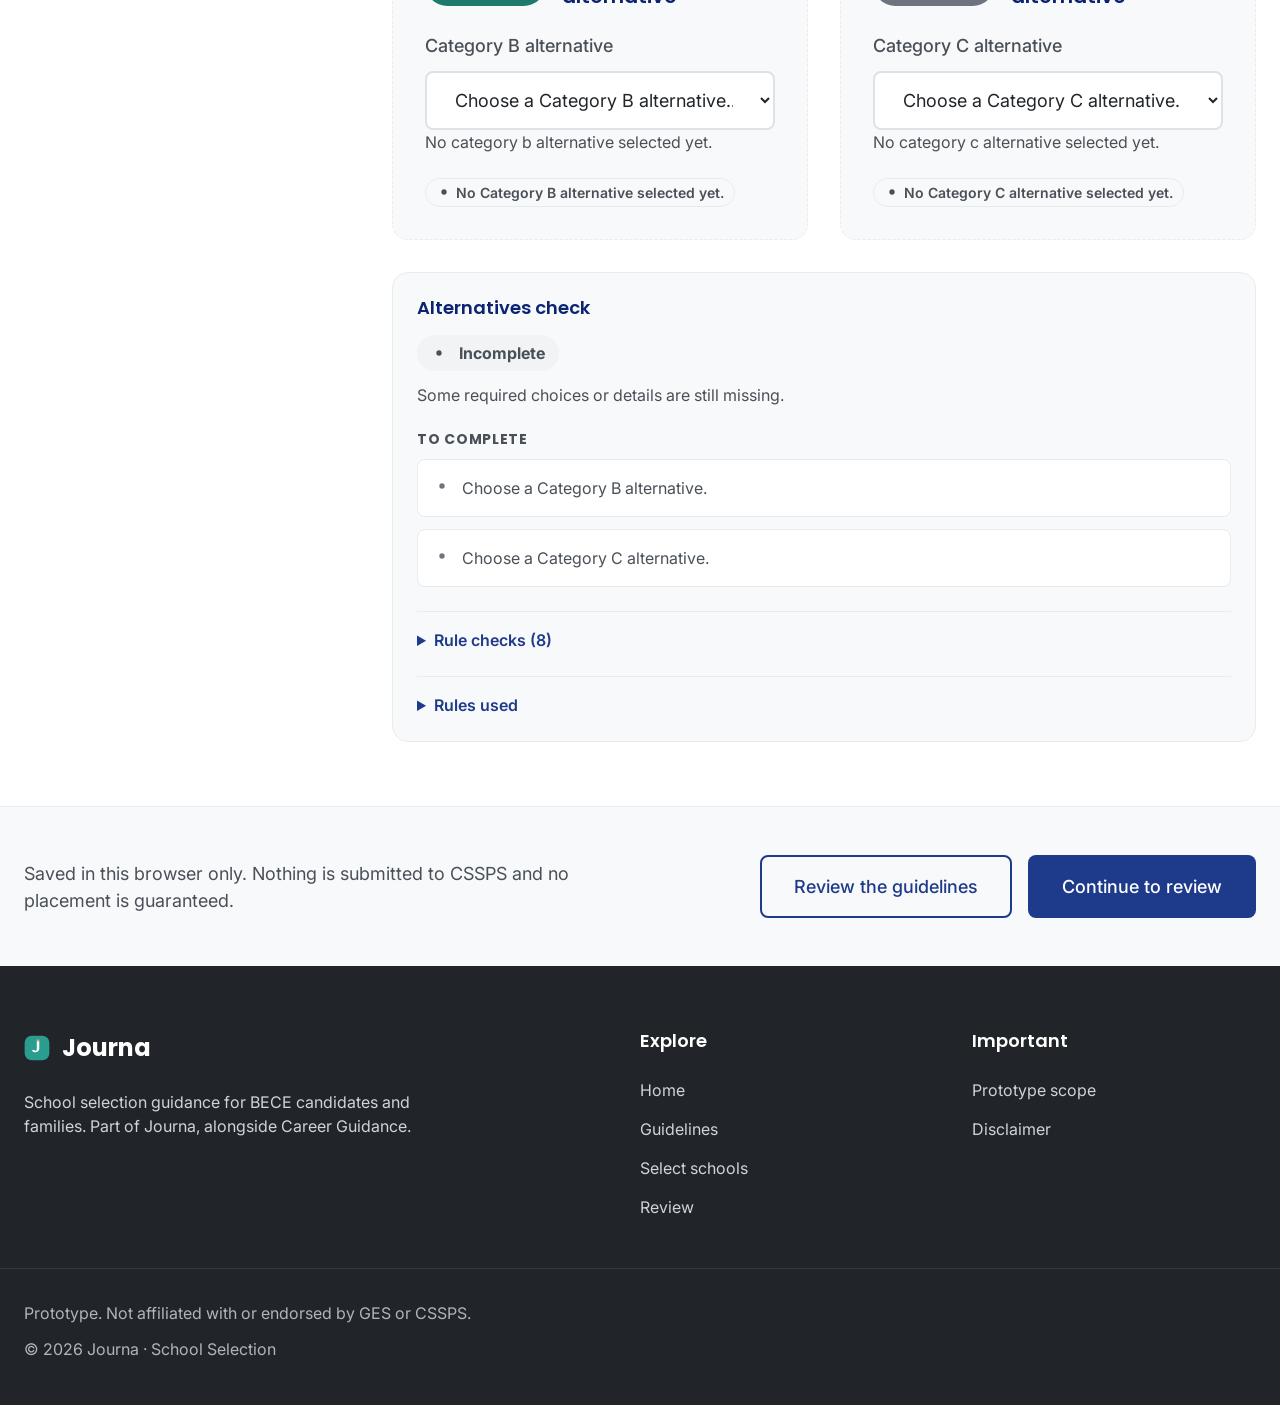
<file: school-selection/selection/index.html>
<!DOCTYPE html>
<html lang="en">
<head>
    <meta charset="UTF-8">
    <meta name="viewport" content="width=device-width, initial-scale=1.0">
    <meta name="description" content="Choose and rank five schools, add two alternatives, and check your choices against the 2025 selection rules. Prototype.">
    <title>Select schools &mdash; Journa School Selection</title>
    <link rel="preconnect" href="https://fonts.googleapis.com">
    <link rel="preconnect" href="https://fonts.gstatic.com" crossorigin>
    <link href="https://fonts.googleapis.com/css2?family=Inter:wght@400;500;600;700&family=Poppins:wght@600;700&display=swap" rel="stylesheet">
    <link rel="stylesheet" href="../css/main.css">
    <meta name="theme-color" content="#1E3A8A">
    <link rel="manifest" href="../../manifest.webmanifest">
    <link rel="icon" type="image/png" href="../../assets/journa/icons/favicon-32.png">
    <link rel="apple-touch-icon" href="../../assets/journa/icons/apple-touch-icon.png">
    <link rel="stylesheet" href="../../assets/journa/shell.css">
</head>
<body data-page="selection" data-base="../" data-journa-service="school" data-journa-page="selection">
    <div id="site-header"></div>

    <main id="main">
        <div class="page-header">
            <div class="container">
                <span class="page-eyebrow">Main choices</span>
                <h1 class="page-title">Choose and rank five schools</h1>
                <p class="page-lead">
                    Rank up to five schools, with a programme and Day/Boarding option for each. Your
                    choices are checked against the selection rules as you go.
                </p>
                <p class="page-meta" id="selection-meta">&mdash;</p>
            </div>
        </div>

        <div class="sel-layout">
            <div class="container sel-container">
                <aside class="sel-aside" aria-label="Selection summary and validation">
                    <div id="sel-progress"></div>
                    <div id="sel-validation"></div>
                    <div id="sel-tools"></div>
                </aside>

                <div class="sel-main">
                    <section class="sel-section" id="pathway" aria-labelledby="pathway-heading">
                        <header class="sel-section-header">
                            <h2 class="sel-section-title" id="pathway-heading">Choose a pathway</h2>
                            <p class="sel-section-desc">
                                Your pathway decides which schools are offered for your five main
                                choices. Your two alternatives are unchanged.
                            </p>
                        </header>
                        <div id="sel-pathways" class="sel-pathways" role="radiogroup" aria-labelledby="pathway-heading"></div>
                        <div id="sel-pathway-note"></div>
                    </section>

                    <section class="sel-section" id="choices" aria-labelledby="choices-heading">
                        <header class="sel-section-header">
                            <h2 class="sel-section-title" id="choices-heading">Your five main choices</h2>
                            <p class="sel-section-desc">
                                Ranked from most to least preferred. You can reorder, replace or remove
                                any choice.
                            </p>
                        </header>
                        <div id="sel-choices" class="sel-choices"></div>
                    </section>

                    <section class="sel-section" id="browse" aria-labelledby="browse-heading">
                        <header class="sel-section-header">
                            <h2 class="sel-section-title" id="browse-heading">Find a school to add</h2>
                            <p class="sel-section-desc">
                                Search or filter, then add a school to your choices.
                            </p>
                        </header>

                        <div id="sel-replace-note"></div>

                        <form class="sel-search" id="sel-search" role="search" aria-label="Search and filter schools">
                            <div class="form-group sel-search-query">
                                <label class="form-label" for="sel-query">Search by name, region, location or code</label>
                                <input class="form-input" type="search" id="sel-query" name="query" autocomplete="off" placeholder="e.g. Accra, TVET, Star, 0010121">
                            </div>
                            <div id="sel-filters" class="sel-filters"></div>
                            <button type="button" class="btn btn-small btn-outline" id="sel-filters-clear">Clear filters</button>
                        </form>

                        <p class="sel-results-count" id="sel-results-count" aria-live="polite"></p>
                        <div id="sel-results" class="sel-results"></div>
                    </section>

                    <section class="sel-section" id="alternatives" aria-labelledby="alternatives-heading">
                        <header class="sel-section-header">
                            <h2 class="sel-section-title" id="alternatives-heading">Alternative choices (Appendix 3)</h2>
                            <p class="sel-section-desc">
                                Choose two backups from Appendix 3 &mdash; one Category B and one Category
                                C &mdash; with a programme and Day/Boarding option for each. They must
                                differ from your five main choices.
                            </p>
                        </header>

                        <div id="sel-alternatives" class="sel-alternatives"></div>
                        <div id="sel-alternatives-validation"></div>
                    </section>
                </div>
            </div>
        </div>

        <div class="sel-footer-cta">
            <div class="container sel-footer-inner">
                <p>
                    Saved in this browser only. Nothing is submitted to CSSPS and no placement is
                    guaranteed.
                </p>
                <div class="sel-footer-actions">
                    <a class="btn btn-outline" href="../guidelines/index.html">Review the guidelines</a>
                    <a class="btn btn-primary" href="../review/index.html">Continue to review</a>
                </div>
            </div>
        </div>
    </main>

    <div id="site-footer"></div>

    <p id="sel-announcer" class="sel-sr-only" role="status" aria-live="polite"></p>

    <noscript>
        <p style="padding: 1rem; text-align: center; background: #fff3cd; color: #664d03;">
            This prototype uses JavaScript to load the school list. Please enable it to use the app.
        </p>
    </noscript>

    <script type="module" src="../js/layout.js"></script>
    <script type="module" src="../js/selection.js"></script>
    <script type="module" src="../../assets/journa/shell.js"></script>
</body>
</html>
</file>
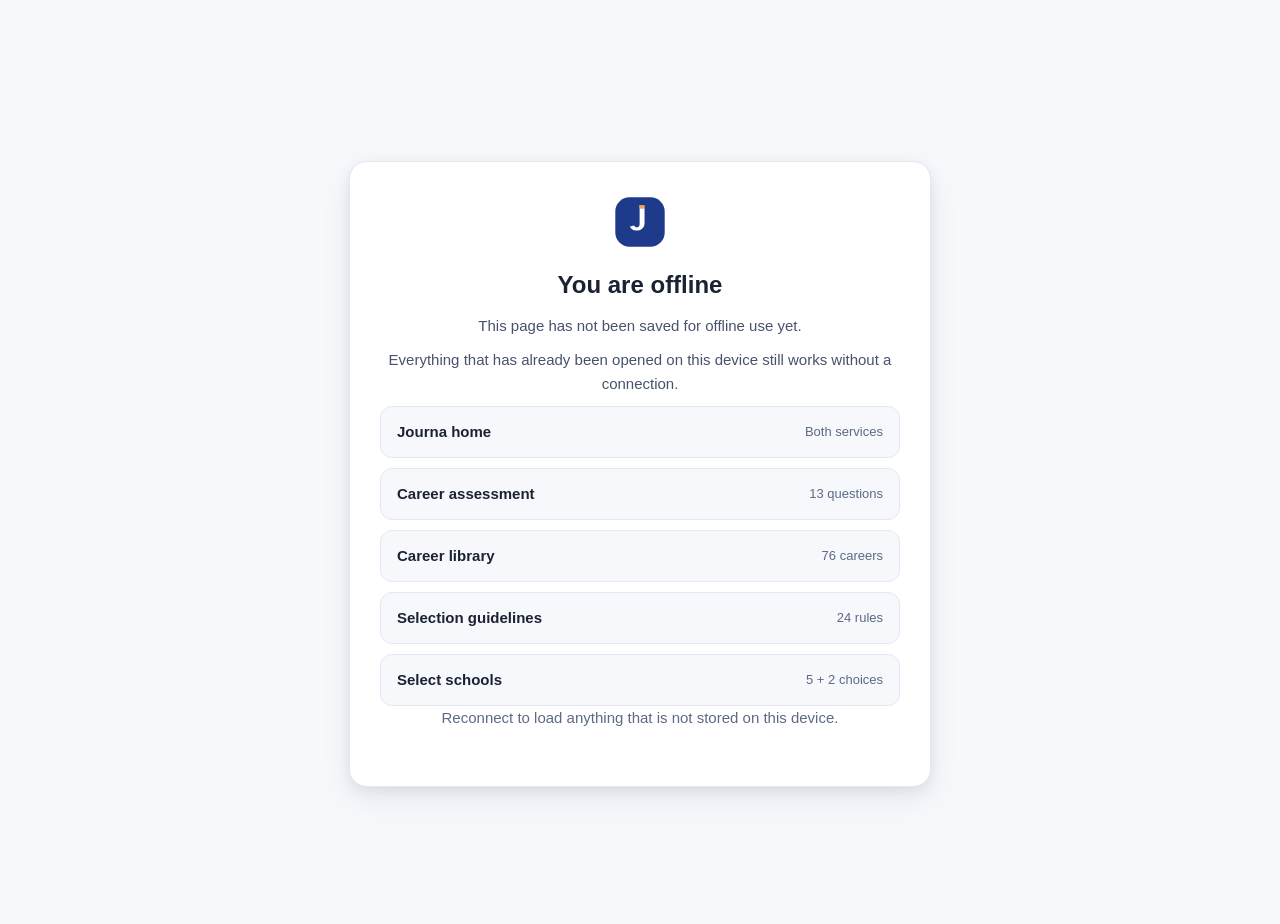
<file: offline.html>
<!DOCTYPE html>
<html lang="en">
<head>
<meta charset="UTF-8">
<meta name="viewport" content="width=device-width, initial-scale=1.0">
<title>Journa — offline</title>
<meta name="theme-color" content="#1E3A8A">
<link rel="icon" type="image/png" href="./assets/journa/icons/favicon-32.png">
<link rel="manifest" href="./manifest.webmanifest">
<link rel="stylesheet" href="./assets/journa/shell.css">
<style>
    body {
        margin: 0;
        min-height: 100vh;
        display: flex;
        align-items: center;
        justify-content: center;
        background: var(--jn-bg);
        color: var(--jn-body);
        font-family: var(--jn-font);
        line-height: 1.6;
        padding: 24px;
    }
    .offline-card {
        max-width: 520px;
        width: 100%;
        background: var(--jn-white);
        border: 1px solid var(--jn-line);
        border-radius: 18px;
        padding: 34px 30px;
        box-shadow: var(--jn-shadow);
        text-align: center;
    }
    .offline-card .jn-mark { margin: 0 auto 18px; color: var(--jn-navy); }
    .offline-card h1 {
        font-family: var(--jn-display);
        font-size: 1.5rem;
        color: var(--jn-ink);
        margin: 0 0 10px;
    }
    .offline-card p { margin: 0 0 10px; font-size: .9375rem; }
    .offline-card p:last-of-type { margin-bottom: 22px; }
    .offline-links { display: grid; gap: 10px; text-align: left; }
    .offline-link {
        display: flex;
        align-items: center;
        justify-content: space-between;
        gap: 10px;
        background: var(--jn-bg);
        border: 1px solid var(--jn-line);
        border-radius: 12px;
        padding: 13px 16px;
        text-decoration: none;
        color: var(--jn-ink);
        font-weight: 600;
        font-size: .9375rem;
    }
    .offline-link:hover { border-color: var(--jn-navy-light); }
    .offline-link span { color: var(--jn-muted); font-weight: 500; font-size: .8125rem; }
    .offline-note { margin-top: 22px; font-size: .8125rem; color: var(--jn-muted); }
</style>
</head>
<body>
<main class="offline-card">
    <svg class="jn-mark" viewBox="0 0 40 40" width="52" height="52" aria-hidden="true">
        <rect x="1" y="1" width="38" height="38" rx="11" fill="currentColor"/>
        <path d="M23.5 9.5v11.2c0 3.6-2.6 5.9-6.3 5.9-2.5 0-4.3-1.1-4.9-3.1l3.2-.9c.4 1 1.1 1.5 2 1.5 1.4 0 2.2-.9 2.2-2.4V9.5z" fill="#fff"/>
        <rect x="19.4" y="7" width="4.2" height="2.4" fill="#F4A261"/>
    </svg>
    <h1>You are offline</h1>
    <p>This page has not been saved for offline use yet.</p>
    <p>Everything that has already been opened on this device still works without a connection.</p>

    <div class="offline-links">
        <a class="offline-link" href="./index.html">Journa home <span>Both services</span></a>
        <a class="offline-link" href="./career-guidance/JOURNA%20-Project/assessment.html">Career assessment <span>13 questions</span></a>
        <a class="offline-link" href="./career-guidance/JOURNA%20-Project/career-library.html">Career library <span>76 careers</span></a>
        <a class="offline-link" href="./school-selection/guidelines/index.html">Selection guidelines <span>24 rules</span></a>
        <a class="offline-link" href="./school-selection/selection/index.html">Select schools <span>5 + 2 choices</span></a>
    </div>

    <p class="offline-note">Reconnect to load anything that is not stored on this device.</p>
</main>
</body>
</html>
</file>
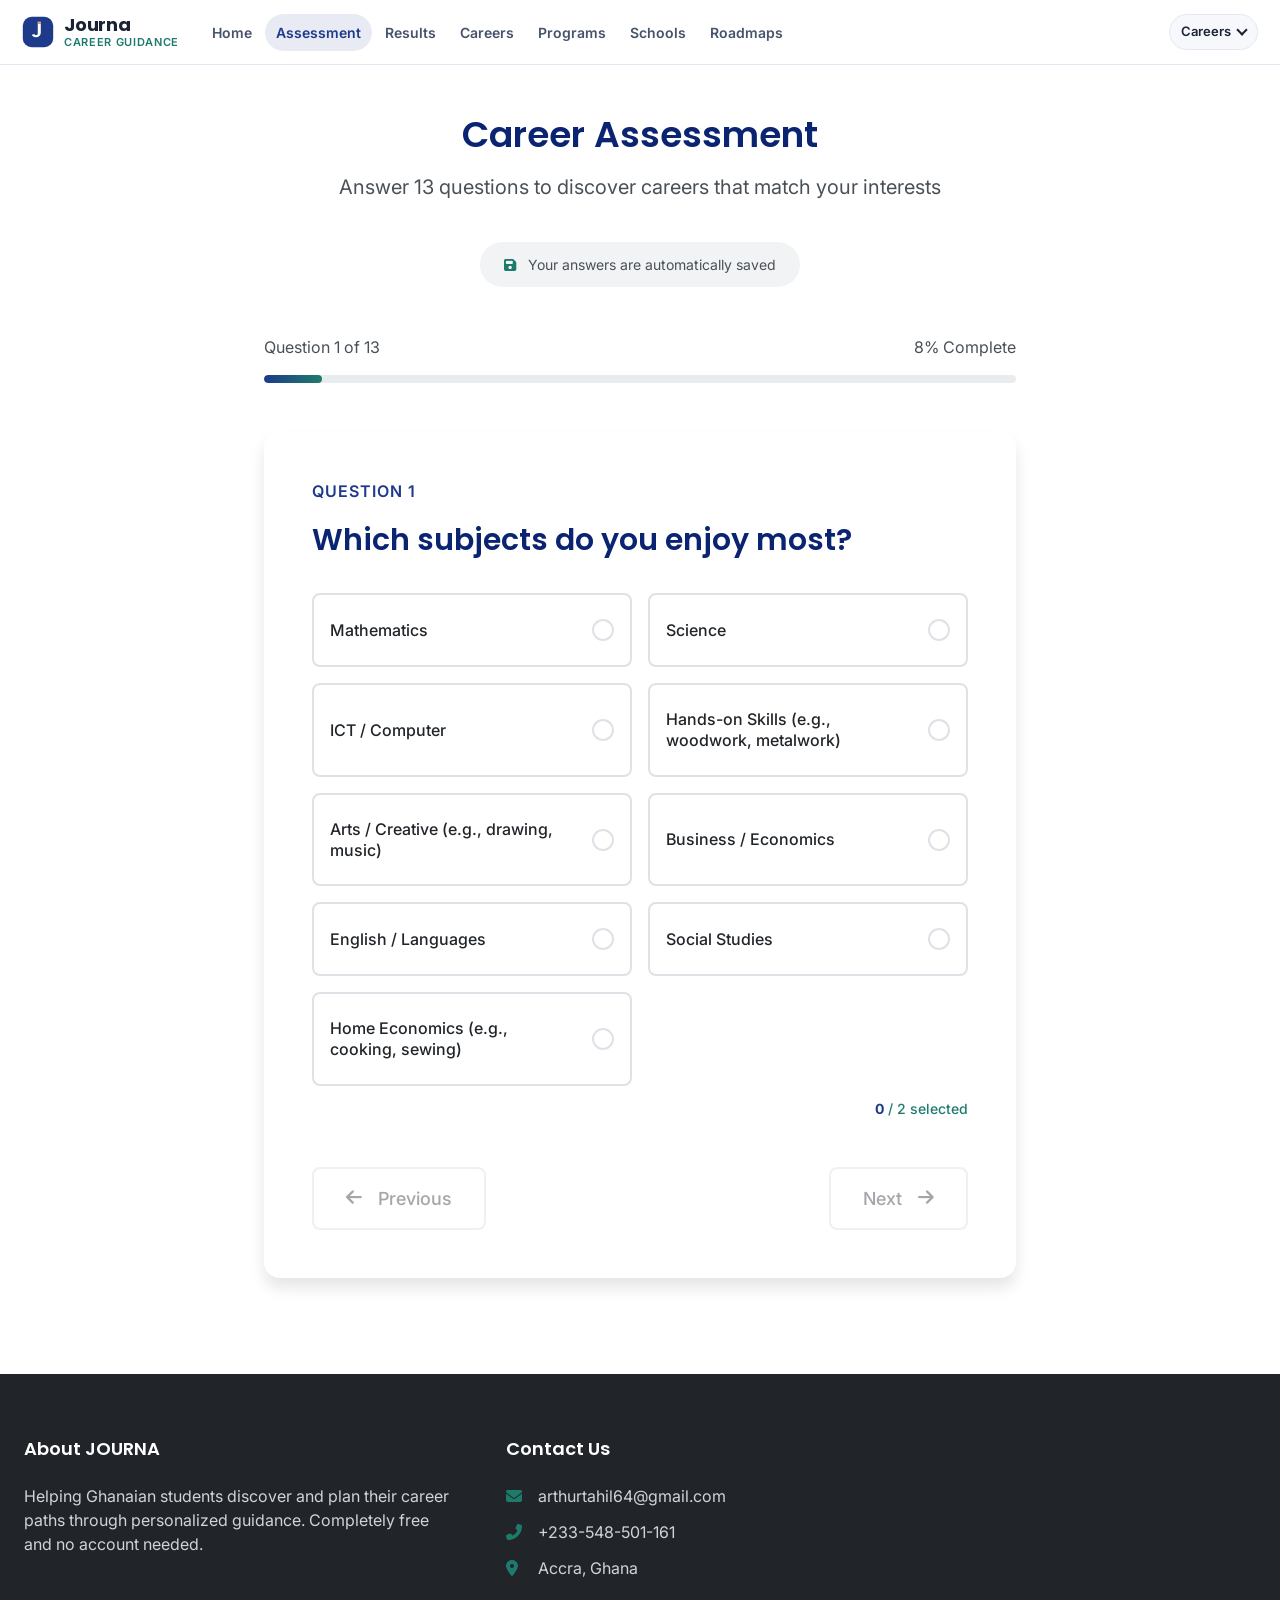
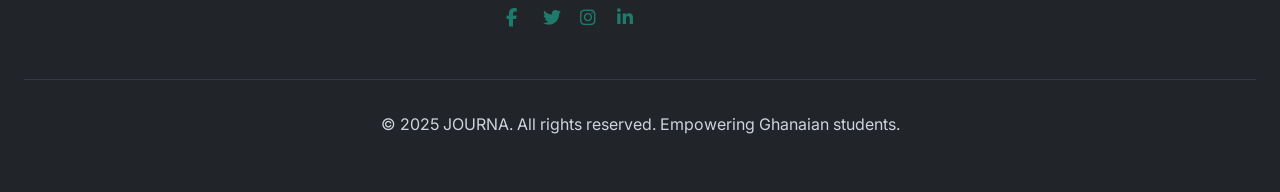
<file: career-guidance/JOURNA -Project/assessment.html>
<!DOCTYPE html>
<html lang="en">
<head>
    <meta charset="UTF-8">
    <meta name="viewport" content="width=device-width, initial-scale=1.0">
    
    <!-- Meta Description -->
    <meta name="description" content="Take JOURNA's free career assessment for Ghanaian students. Answer 13 questions to discover careers that match your interests, strengths, and goals.">
    
    <!-- Open Graph (for WhatsApp, Facebook) -->
    <meta property="og:title" content="Career Assessment - JOURNA | Discover Your Path in Ghana">
    <meta property="og:description" content="Take our free career assessment. Answer 13 questions to discover careers that match your interests and goals in Ghana.">
    <meta property="og:image" content="https://journapath.netlify.app/assets/images/career.webp">
    <meta property="og:url" content="https://journapath.netlify.app/assessment.html">
    <meta property="og:type" content="website">
    
    <!-- Twitter Card -->
    <meta name="twitter:card" content="summary_large_image">
    <meta name="twitter:title" content="Career Assessment - JOURNA | Discover Your Path in Ghana">
    <meta name="twitter:description" content="Take our free career assessment. Discover careers that match your interests and goals.">
    <meta name="twitter:image" content="https://journapath.netlify.app/assets/images/career.webp">
    <meta name="twitter:site" content="@journa_gh">
    
    <title>Career Assessment - JOURNA</title>
    
    <!-- Favicon / App Icon -->
    <link rel="icon" type="image/png" href="assets/images/career.webp">
    <link rel="apple-touch-icon" href="assets/images/career.webp">
    
    <!-- Fonts -->
    <link rel="preconnect" href="https://fonts.googleapis.com">
    <link rel="preconnect" href="https://fonts.gstatic.com" crossorigin>
    <link href="https://fonts.googleapis.com/css2?family=Inter:wght@400;500;600;700&family=Poppins:wght@500;600;700&display=swap" rel="stylesheet">
    
    <!-- Font Awesome Icons -->
    <link rel="stylesheet" href="https://cdnjs.cloudflare.com/ajax/libs/font-awesome/6.5.1/css/all.min.css">
    
    <!-- CSS Files -->
    <link rel="stylesheet" href="css/main.css">
    
    <style>
        /* Assessment-specific styles */
        .assessment-container {
            max-width: 800px;
            margin: 0 auto;
            padding: var(--space-xl) var(--space-md);
        }
        
        .assessment-header {
            text-align: center;
            margin-bottom: var(--space-xl);
        }
        
        .assessment-title {
            font-size: var(--text-2xl);
            color: var(--primary-dark);
            margin-bottom: var(--space-sm);
        }
        
        .assessment-subtitle {
            color: var(--text-secondary);
            font-size: var(--text-md);
        }
        
        .public-note {
            background: var(--gray-100);
            border-radius: var(--radius-full);
            padding: var(--space-xs) var(--space-md);
            display: inline-flex;
            align-items: center;
            gap: var(--space-xs);
            font-size: var(--text-xs);
            color: var(--text-secondary);
            margin-top: var(--space-sm);
        }
        
        .public-note i {
            color: var(--secondary);
        }
        
        /* Progress Bar */
        .progress-container {
            margin-bottom: var(--space-xl);
        }
        
        .progress-info {
            display: flex;
            justify-content: space-between;
            margin-bottom: var(--space-sm);
            font-size: var(--text-sm);
            color: var(--text-secondary);
        }
        
        .progress-bar {
            height: 8px;
            background: var(--gray-200);
            border-radius: var(--radius-full);
            overflow: hidden;
        }
        
        .progress-fill {
            height: 100%;
            background: linear-gradient(90deg, var(--primary) 0%, var(--secondary) 100%);
            border-radius: var(--radius-full);
            transition: width var(--transition-base);
            width: 0%;
        }
        
        /* Question Card */
        .question-card {
            background: white;
            border-radius: var(--radius-lg);
            padding: var(--space-xl);
            box-shadow: var(--shadow-lg);
            margin-bottom: var(--space-xl);
            animation: slideIn var(--transition-base);
        }
        
        @keyframes slideIn {
            from {
                opacity: 0;
                transform: translateY(20px);
            }
            to {
                opacity: 1;
                transform: translateY(0);
            }
        }
        
        .question-number {
            font-size: var(--text-sm);
            color: var(--primary);
            font-weight: 600;
            text-transform: uppercase;
            letter-spacing: 1px;
            margin-bottom: var(--space-sm);
        }
        
        .question-text {
            font-size: var(--text-xl);
            color: var(--primary-dark);
            margin-bottom: var(--space-lg);
            line-height: 1.4;
        }
        
        /* ==========================================
           OPTIONS GRID - REDUCED HEIGHT
           ========================================== */
        .options-grid {
            display: grid;
            grid-template-columns: repeat(2, 1fr);
            gap: var(--space-sm);
        }
        
        .grid-option {
            display: flex;
            align-items: center;
            gap: var(--space-md);
            padding: var(--space-md) var(--space-sm);
            border: 2px solid var(--border-color);
            border-radius: var(--radius-md);
            cursor: pointer;
            transition: all var(--transition-fast);
            text-align: left;
            background: white;
            min-height: 48px;
            position: relative;
            overflow: hidden;
        }

        .grid-option::before {
            content: '';
            position: absolute;
            left: 0;
            top: 0;
            bottom: 0;
            width: 4px;
            background: transparent;
            transition: background 0.25s ease;
            border-radius: var(--radius-md) 0 0 var(--radius-md);
        }
        
        .grid-option:hover {
            border-color: var(--primary);
            background: var(--gray-50);
            transform: translateY(-2px);
        }
        
        .grid-option.selected {
            border-color: var(--primary);
            background: linear-gradient(135deg, var(--primary) 0%, var(--secondary) 100%);
            color: white;
            box-shadow: 0 8px 24px rgba(10, 36, 114, 0.25);
            transform: translateY(-2px);
        }

        .grid-option.selected::before {
            background: var(--accent);
        }
        
        .grid-option.selected .option-label {
            color: white;
        }

        .grid-option.selected .option-check {
            background: var(--accent);
            border-color: var(--accent);
            color: white;
        }
        
        .option-label {
            font-size: var(--text-sm);
            color: var(--text-primary);
            font-weight: 500;
            line-height: 1.3;
            flex: 1;
            min-width: 0;
            transition: color 0.25s ease;
        }

        /* Check indicator matching roadmap style */
        .option-check {
            width: 22px;
            height: 22px;
            border-radius: 50%;
            border: 2px solid var(--gray-300);
            display: flex;
            align-items: center;
            justify-content: center;
            flex-shrink: 0;
            transition: all 0.25s ease;
            color: transparent;
            font-size: 10px;
            margin-left: auto;
        }
        
        .multi-select-note {
            font-size: var(--text-xs);
            color: var(--secondary);
            margin-top: var(--space-xs);
            text-align: right;
            font-weight: 500;
        }
        
        .multi-select-note .selected-count {
            font-weight: 700;
            color: var(--primary);
        }
        
        /* Navigation Buttons */
        .navigation-buttons {
            display: flex;
            justify-content: space-between;
            margin-top: var(--space-xl);
        }
        
        .btn-navigation {
            display: flex;
            align-items: center;
            gap: var(--space-sm);
            padding: var(--space-sm) var(--space-lg);
            border: 2px solid var(--border-color);
            border-radius: var(--radius-md);
            background: white;
            color: var(--text-secondary);
            font-weight: 500;
            cursor: pointer;
            transition: all var(--transition-fast);
        }
        
        .btn-navigation:hover:not(:disabled) {
            border-color: var(--primary);
            color: var(--primary);
            transform: translateX(-4px);
        }
        
        .btn-navigation.next:hover:not(:disabled) {
            transform: translateX(4px);
        }
        
        .btn-navigation:disabled {
            opacity: 0.5;
            cursor: not-allowed;
        }
        
        .btn-submit {
            background: linear-gradient(135deg, var(--primary) 0%, var(--secondary) 100%);
            color: white;
            border: none;
            padding: var(--space-md) var(--space-xl);
            border-radius: var(--radius-md);
            font-weight: 600;
            cursor: pointer;
            transition: all var(--transition-fast);
        }
        
        .btn-submit:hover {
            transform: translateY(-2px);
            box-shadow: var(--shadow-lg);
        }
        
        .btn-submit:disabled {
            opacity: 0.5;
            cursor: not-allowed;
            transform: none;
        }
        
        /* Save Results Modal */
        .save-modal {
            position: fixed;
            top: 0;
            left: 0;
            right: 0;
            bottom: 0;
            background: rgba(0,0,0,0.5);
            display: none;
            align-items: center;
            justify-content: center;
            z-index: 1000;
            padding: var(--space-md);
            animation: fadeIn 0.3s ease;
        }
        
        .save-modal.active {
            display: flex;
        }
        
        .save-modal-content {
            background: white;
            padding: var(--space-xl);
            border-radius: var(--radius-lg);
            max-width: 400px;
            width: 100%;
            text-align: center;
            animation: slideUp 0.3s ease;
            position: relative;
        }
        
        .save-modal-content i {
            font-size: 48px;
            color: var(--primary);
            margin-bottom: var(--space-md);
        }
        
        .save-modal-content h3 {
            font-size: var(--text-xl);
            color: var(--primary-dark);
            margin-bottom: var(--space-sm);
        }
        
        .save-modal-content p {
            color: var(--text-secondary);
            margin-bottom: var(--space-lg);
        }
        
        .save-modal-buttons {
            display: flex;
            gap: var(--space-sm);
        }
        
        .save-modal-buttons .btn {
            flex: 1;
        }
        
        .save-modal-buttons .btn:focus-visible {
            outline: 2px solid var(--primary);
            outline-offset: 2px;
        }
        
        @keyframes fadeIn {
            from { opacity: 0; }
            to { opacity: 1; }
        }
        
        @keyframes slideUp {
            from { transform: translateY(20px); opacity: 0; }
            to { transform: translateY(0); opacity: 1; }
        }
        
        /* Loading State */
        .skeleton-loader {
            background: linear-gradient(90deg, var(--gray-200) 25%, var(--gray-100) 50%, var(--gray-200) 75%);
            background-size: 200% 100%;
            animation: loading 1.5s infinite;
            border-radius: var(--radius-md);
            height: 200px;
        }
        
        @keyframes loading {
            0% { background-position: 200% 0; }
            100% { background-position: -200% 0; }
        }

        /* Notification / Toast Padding Adjustment for Close Icon Spacing */
        .notification, .toast {
            padding-right: 40px !important;
        }
        
        /* ==========================================
           RESPONSIVE
           ========================================== */
        @media (max-width: 768px) {
            .options-grid {
                grid-template-columns: 1fr;
                gap: var(--space-xs);
            }
            
            .grid-option {
                padding: var(--space-sm) var(--space-md);
                min-height: 44px;
            }
            
            .option-label {
                font-size: var(--text-sm);
            }
            
            .navigation-buttons {
                flex-direction: column;
                gap: var(--space-md);
            }
            
            .btn-navigation {
                width: 100%;
                justify-content: center;
            }
            
            .save-modal-buttons {
                flex-direction: column;
            }
        }
        
        @media (max-width: 480px) {
            .grid-option {
                padding: var(--space-xs) var(--space-sm);
                min-height: 40px;
            }
            
            .option-label {
                font-size: 13px;
            }
            
            .question-text {
                font-size: var(--text-lg);
            }
            
            .question-card {
                padding: var(--space-lg);
            }
        }

        @media (min-width: 579px) and (max-width: 1272px) {
    .notification, .toast {
        white-space: nowrap;
    }
}
    </style>
    <meta name="theme-color" content="#1E3A8A">
    <link rel="manifest" href="../../manifest.webmanifest">
    <link rel="icon" type="image/png" href="../../assets/journa/icons/favicon-32.png">
    <link rel="apple-touch-icon" href="../../assets/journa/icons/apple-touch-icon.png">
    <link rel="stylesheet" href="../../assets/journa/shell.css">
</head>
<body data-journa-service="career" data-journa-page="assessment">
    <!-- Navigation -->
    <nav class="navbar">
        <div class="container navbar-container">
            <a href="index.html" class="logo">
                <img src="assets/images/career.webp" alt="JOURNA" width="60" height="60" loading="lazy">
            </a>
            <div class="nav-links" id="navLinks">
                <!-- Will be populated by header-renderer.js -->
            </div>
            <button class="mobile-menu-toggle" id="mobileMenuToggle" aria-label="Toggle navigation menu">
                <i class="fas fa-bars"></i>
            </button>
        </div>
    </nav>

    <!-- Mobile Navigation -->
    <div class="mobile-nav" id="mobileNav">
        <button class="mobile-close-btn" id="mobileCloseBtn" aria-label="Close navigation menu">
            <i class="fas fa-times"></i>
        </button>
        <div id="mobileNavLinks">
            <!-- Will be populated by header-renderer.js -->
        </div>
    </div>
    
    <!-- Mobile Overlay -->
    <div class="mobile-overlay" id="mobileOverlay"></div>
    <main id="main">

    <div class="assessment-container">
        <!-- Header -->
        <div class="assessment-header">
            <h1 class="assessment-title">Career Assessment</h1>
            <p class="assessment-subtitle">Answer 13 questions to discover careers that match your interests</p>
            <div class="public-note">
                <i class="fas fa-save"></i> Your answers are automatically saved
            </div>
        </div>

        <!-- Progress Bar -->
        <div class="progress-container" id="progressContainer" style="display: none;">
            <div class="progress-info">
                <span id="currentQuestionDisplay">Question 1 of 13</span>
                <span id="progressPercentage">0% Complete</span>
            </div>
            <div class="progress-bar">
                <div class="progress-fill" id="progressFill" style="width: 0%;"></div>
            </div>
        </div>

        <!-- Question Container -->
        <div id="questionContainer"></div>

        <!-- Loading State -->
        <div id="loadingContainer" style="text-align: center; padding: var(--space-2xl);">
            <div class="skeleton-loader"></div>
            <p style="margin-top: var(--space-md); color: var(--text-secondary);">Loading questions...</p>
        </div>
    </div>

    <!-- Results Modal -->
    <div id="resultsModal" class="save-modal" role="dialog" aria-modal="true" aria-labelledby="resultsModalTitle">
        <div class="save-modal-content">
            <i class="fas fa-chart-line" aria-hidden="true"></i>
            <h3 id="resultsModalTitle">Assessment Complete!</h3>
            <p>Your career matches are ready. View your results now or come back anytime - they're saved in your browser.</p>
            <div class="save-modal-buttons">
                <button class="btn btn-primary" id="viewResultsBtn">View Results</button>
                <button class="btn btn-outline" id="closeModalBtn">Close</button>
            </div>
        </div>
    </div>

    <!-- JavaScript - Frontend-only modules -->
    <script type="module">
        import { initHeader } from './js/header-renderer.js';
        import { showNotification } from './js/utils.js';
        import { 
            QUESTIONS, 
            loadQuestions, 
            saveAnswer, 
            getSavedAnswers,
            clearAnswers,
            calculateAndSaveResults,
            getAnsweredCount,
            isAssessmentComplete
        } from './js/assessment.js';

        // Initialize the header
        initHeader();

        // State
        let currentIndex = 0;
        let questions = [];
        let answers = {};

        // DOM Elements
        const loadingContainer = document.getElementById('loadingContainer');
        const progressContainer = document.getElementById('progressContainer');
        const questionContainer = document.getElementById('questionContainer');
        const resultsModal = document.getElementById('resultsModal');
        
        // Initialize assessment
        const initAssessment = async () => {
            try {
                questions = loadQuestions();
                
                if (questions && questions.length > 0) {
                    const savedAnswers = getSavedAnswers();
                    answers = savedAnswers;
                    
                    loadingContainer.style.display = 'none';
                    progressContainer.style.display = 'block';
                    questionContainer.style.display = 'block';
                    
                    renderQuestion();
                } else {
                    showNotification('Failed to load questions', 'error');
                }
            } catch (error) {
                console.error('Initialization failed:', error);
                loadingContainer.innerHTML = `
                    <div style="text-align: center; padding: var(--space-2xl);">
                        <i class="fas fa-exclamation-triangle" style="font-size: 48px; color: var(--danger);"></i>
                        <h3 style="margin-top: var(--space-md);">Failed to Load Questions</h3>
                        <button class="btn btn-primary" onclick="location.reload()">Retry</button>
                    </div>
                `;
            }
        };

        // Render current question
        const renderQuestion = () => {
            const question = questions[currentIndex];
            if (!question) return;

            const progress = ((currentIndex + 1) / questions.length) * 100;
            document.getElementById('progressFill').style.width = `${progress}%`;
            document.getElementById('progressPercentage').textContent = `${Math.round(progress)}% Complete`;
            document.getElementById('currentQuestionDisplay').textContent = 
                `Question ${currentIndex + 1} of ${questions.length}`;

            const currentAnswer = answers[question.id];
            const isMultiSelect = question.type === 'multi';
            
            let selectedAnswers = [];
            if (isMultiSelect && currentAnswer) {
                selectedAnswers = Array.isArray(currentAnswer) ? currentAnswer : [currentAnswer];
            }
            
            let optionsHtml = `
                <div class="options-grid">
                    ${question.options.map(opt => {
                        let isSelected = false;
                        if (isMultiSelect) {
                            isSelected = selectedAnswers.includes(opt.text);
                        } else {
                            isSelected = currentAnswer === opt.text;
                        }
                        
                        return `
                            <div class="grid-option ${isSelected ? 'selected' : ''}" 
                                 data-value="${opt.text.replace(/'/g, "&apos;")}"
                                 onclick="window.handleOptionClick(${question.id}, '${opt.text.replace(/'/g, "\\'")}', ${isMultiSelect})">
                                <span class="option-label">${opt.text}</span>
                                <span class="option-check"><i class="fas fa-check"></i></span>
                            </div>
                        `;
                    }).join('')}
                </div>
            `;
            
            // Add selection count note for multi-select
            if (isMultiSelect && question.maxSelections) {
                optionsHtml += `
                    <div class="multi-select-note">
                        <span class="selected-count">${selectedAnswers.length}</span> / ${question.maxSelections} selected
                    </div>
                `;
            }
            
            let isNextEnabled = false;
            if (isMultiSelect) {
                isNextEnabled = selectedAnswers.length > 0;
            } else {
                isNextEnabled = !!currentAnswer;
            }
            
            questionContainer.innerHTML = `
                <div class="question-card">
                    <div class="question-number">Question ${currentIndex + 1}</div>
                    <h2 class="question-text">${question.text}</h2>
                    
                    ${optionsHtml}
                    
                    <div class="navigation-buttons">
                        <button class="btn-navigation" onclick="window.previousQuestion()" 
                                ${currentIndex === 0 ? 'disabled' : ''}>
                            <i class="fas fa-arrow-left"></i> Previous
                        </button>
                        
                        ${currentIndex === questions.length - 1 
                            ? `<button class="btn-submit" onclick="window.submitAssessment()" 
                                    ${!isNextEnabled ? 'disabled' : ''}>
                                    See My Results
                               </button>`
                            : `<button class="btn-navigation next" onclick="window.nextQuestion()" 
                                    ${!isNextEnabled ? 'disabled' : ''}>
                                    Next <i class="fas fa-arrow-right"></i>
                               </button>`
                        }
                    </div>
                </div>
            `;
        };

        // Handle option click
        window.handleOptionClick = (questionId, answerText, isMultiSelect) => {
            const question = questions.find(q => q.id === questionId);
            if (!question) return;
            
            let currentAnswer = answers[questionId];
            
            if (isMultiSelect) {
                let selected = Array.isArray(currentAnswer) ? [...currentAnswer] : (currentAnswer ? [currentAnswer] : []);
                const index = selected.indexOf(answerText);
                
                if (index === -1) {
                    if (selected.length < (question.maxSelections || 3)) {
                        selected.push(answerText);
                    } else {
                        showNotification(`You can select up to ${question.maxSelections || 3} options only` , 'warning');
                        return;
                    }
                } else {
                    selected.splice(index, 1);
                }
                
                saveAnswer(questionId, selected);
                answers[questionId] = selected;
            } else {
                saveAnswer(questionId, answerText);
                answers[questionId] = answerText;
            }
            
            // Update UI
            const options = document.querySelectorAll('.grid-option');
            options.forEach(opt => {
                const optValue = opt.getAttribute('data-value');
                if (isMultiSelect) {
                    const selectedAnswers = answers[questionId] || [];
                    if (selectedAnswers.includes(optValue)) {
                        opt.classList.add('selected');
                    } else {
                        opt.classList.remove('selected');
                    }
                } else {
                    if (optValue === answerText) {
                        opt.classList.add('selected');
                    } else {
                        opt.classList.remove('selected');
                    }
                }
            });
            
            // Update selection count for multi-select
            if (isMultiSelect && question.maxSelections) {
                const selectedCount = (answers[questionId] || []).length;
                const note = document.querySelector('.multi-select-note');
                if (note) {
                    note.innerHTML = `<span class="selected-count">${selectedCount}</span> / ${question.maxSelections} selected`;
                }
            }
            
            const nextBtn = document.querySelector('.btn-navigation.next');
            const submitBtn = document.querySelector('.btn-submit');
            const hasAnswer = isMultiSelect ? (answers[questionId] || []).length > 0 : !!answers[questionId];
            
            if (nextBtn) nextBtn.disabled = !hasAnswer;
            if (submitBtn) submitBtn.disabled = !hasAnswer;
        };

        // Navigation
        window.nextQuestion = () => {
            if (currentIndex < questions.length - 1) {
                currentIndex++;
                renderQuestion();
            }
        };
        
        window.previousQuestion = () => {
            if (currentIndex > 0) {
                currentIndex--;
                renderQuestion();
            }
        };

        let lastFocusedElement = null;

        window.submitAssessment = () => {
            const answeredCount = getAnsweredCount();
            
            if (answeredCount < questions.length) {
                showNotification(`Please answer all questions. ${questions.length - answeredCount} remaining.`, 'warning');
                return;
            }
            
            showNotification('Calculating your results...', 'info');
            
            const results = calculateAndSaveResults();
            
            if (results && results.primary && results.primary.length > 0) {
                showNotification('Assessment complete!', 'success');
                
                lastFocusedElement = document.activeElement;
                
                const modal = document.getElementById('resultsModal');
                modal.classList.add('active');
                document.body.style.overflow = 'hidden';
                
                setTimeout(() => {
                    const viewBtn = document.getElementById('viewResultsBtn');
                    if (viewBtn) viewBtn.focus();
                }, 50);
                
                document.getElementById('viewResultsBtn').onclick = () => {
                    closeModal();
                    window.location.href = 'results.html';
                };
                
                document.getElementById('closeModalBtn').onclick = () => {
                    closeModal();
                };
            } else {
                showNotification('Error calculating results', 'error');
            }
        };
        
        function closeModal() {
            const modal = document.getElementById('resultsModal');
            modal.classList.remove('active');
            document.body.style.overflow = '';
            
            if (lastFocusedElement && lastFocusedElement.focus) {
                setTimeout(() => lastFocusedElement.focus(), 50);
            }
            lastFocusedElement = null;
        }

        document.addEventListener('keydown', (e) => {
            if (e.key === 'Escape') {
                const modal = document.getElementById('resultsModal');
                if (modal.classList.contains('active')) {
                    closeModal();
                }
            }
        });

        document.getElementById('resultsModal').addEventListener('click', (e) => {
            if (e.target === e.currentTarget) {
                closeModal();
            }
        });

        initAssessment();
    </script>

<!-- Footer -->
</main>
<div id="footer-placeholder"></div>
<script src="js/footer.js"></script>
    <script type="module" src="../../assets/journa/shell.js"></script>
</body>
</html>
</file>
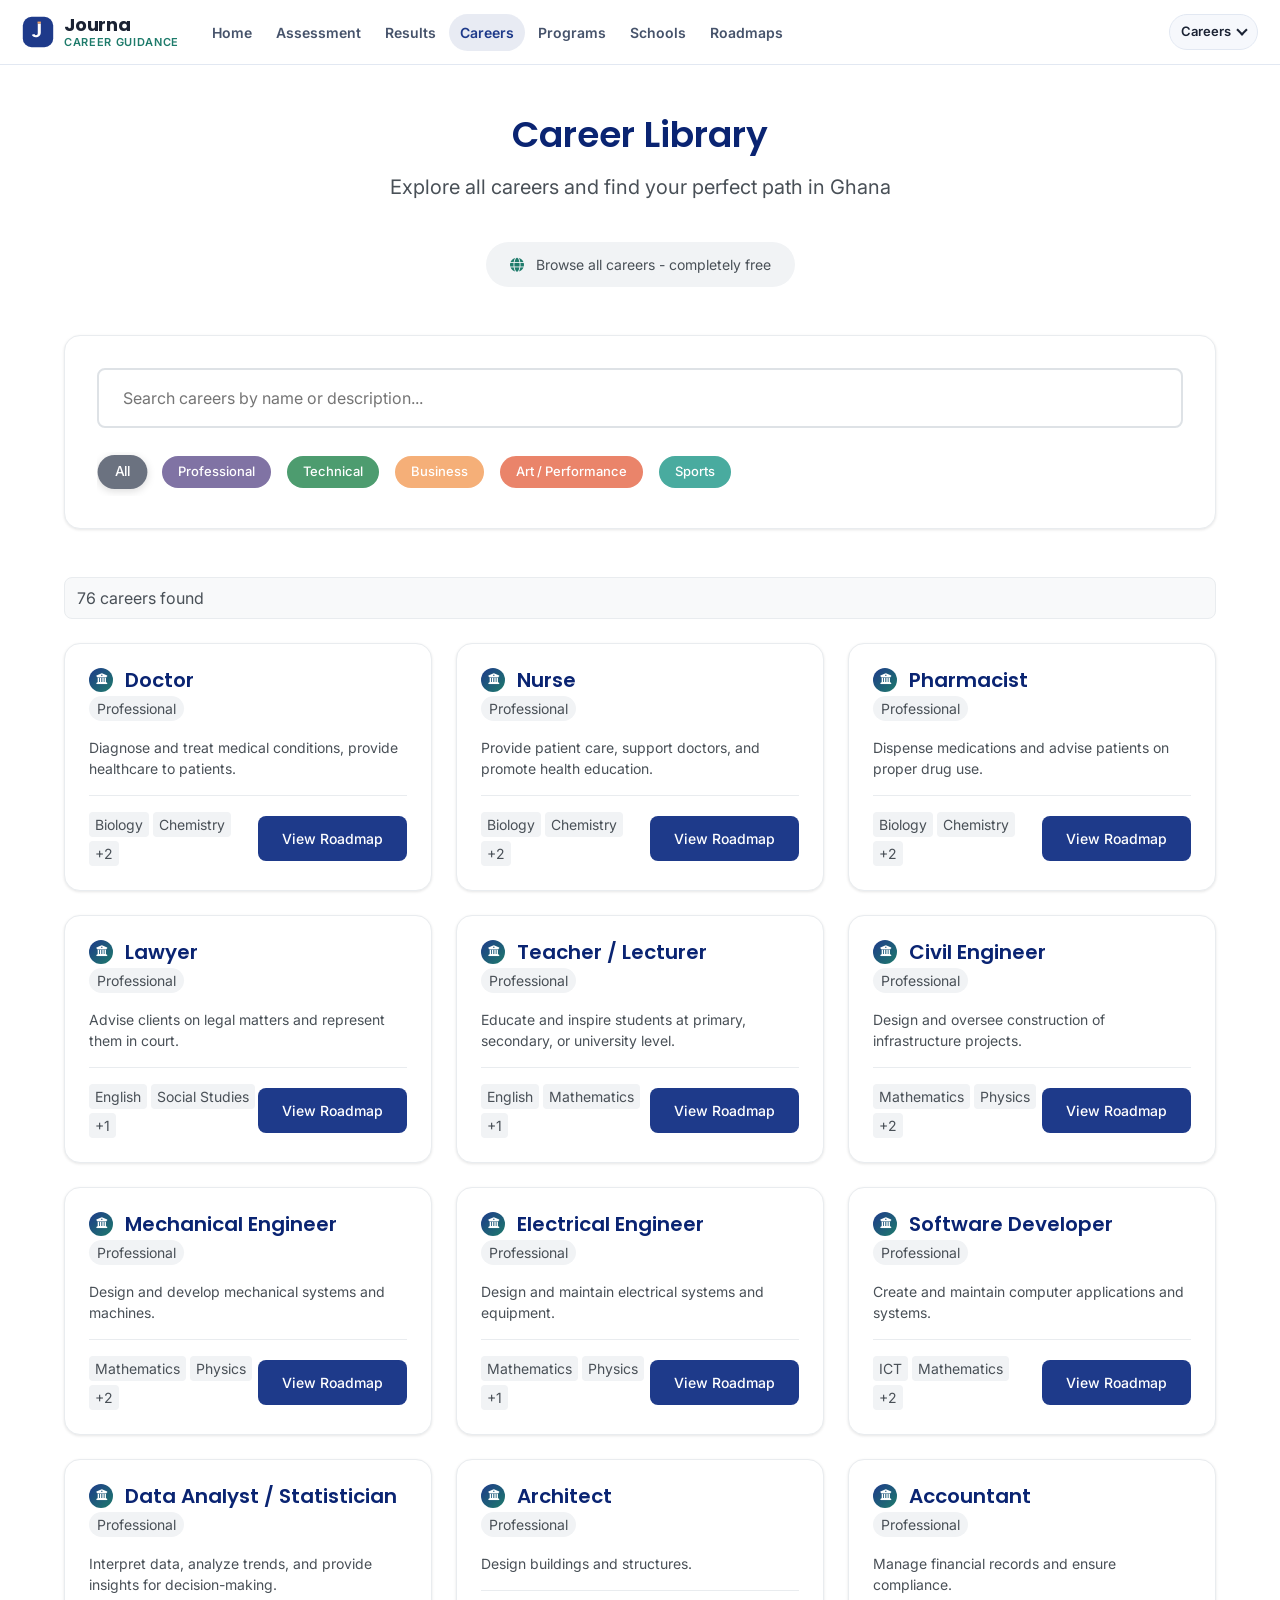
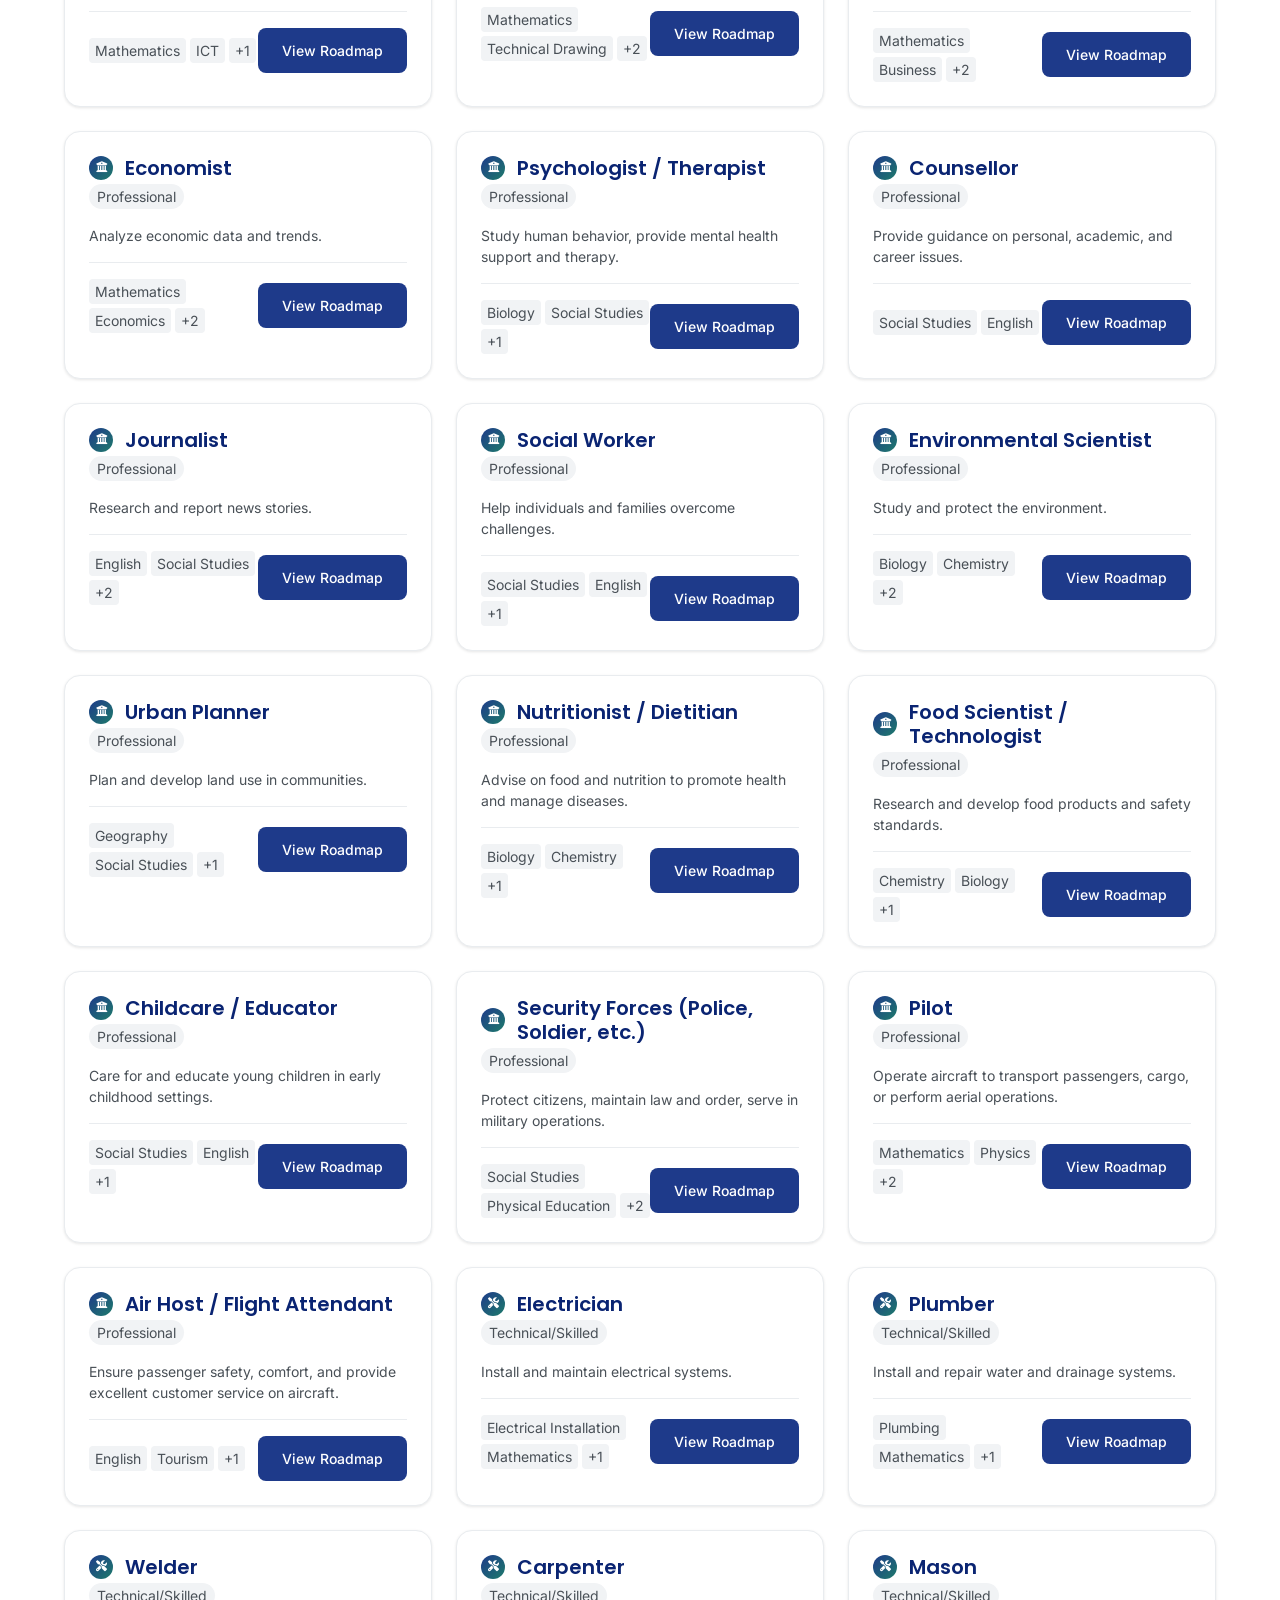
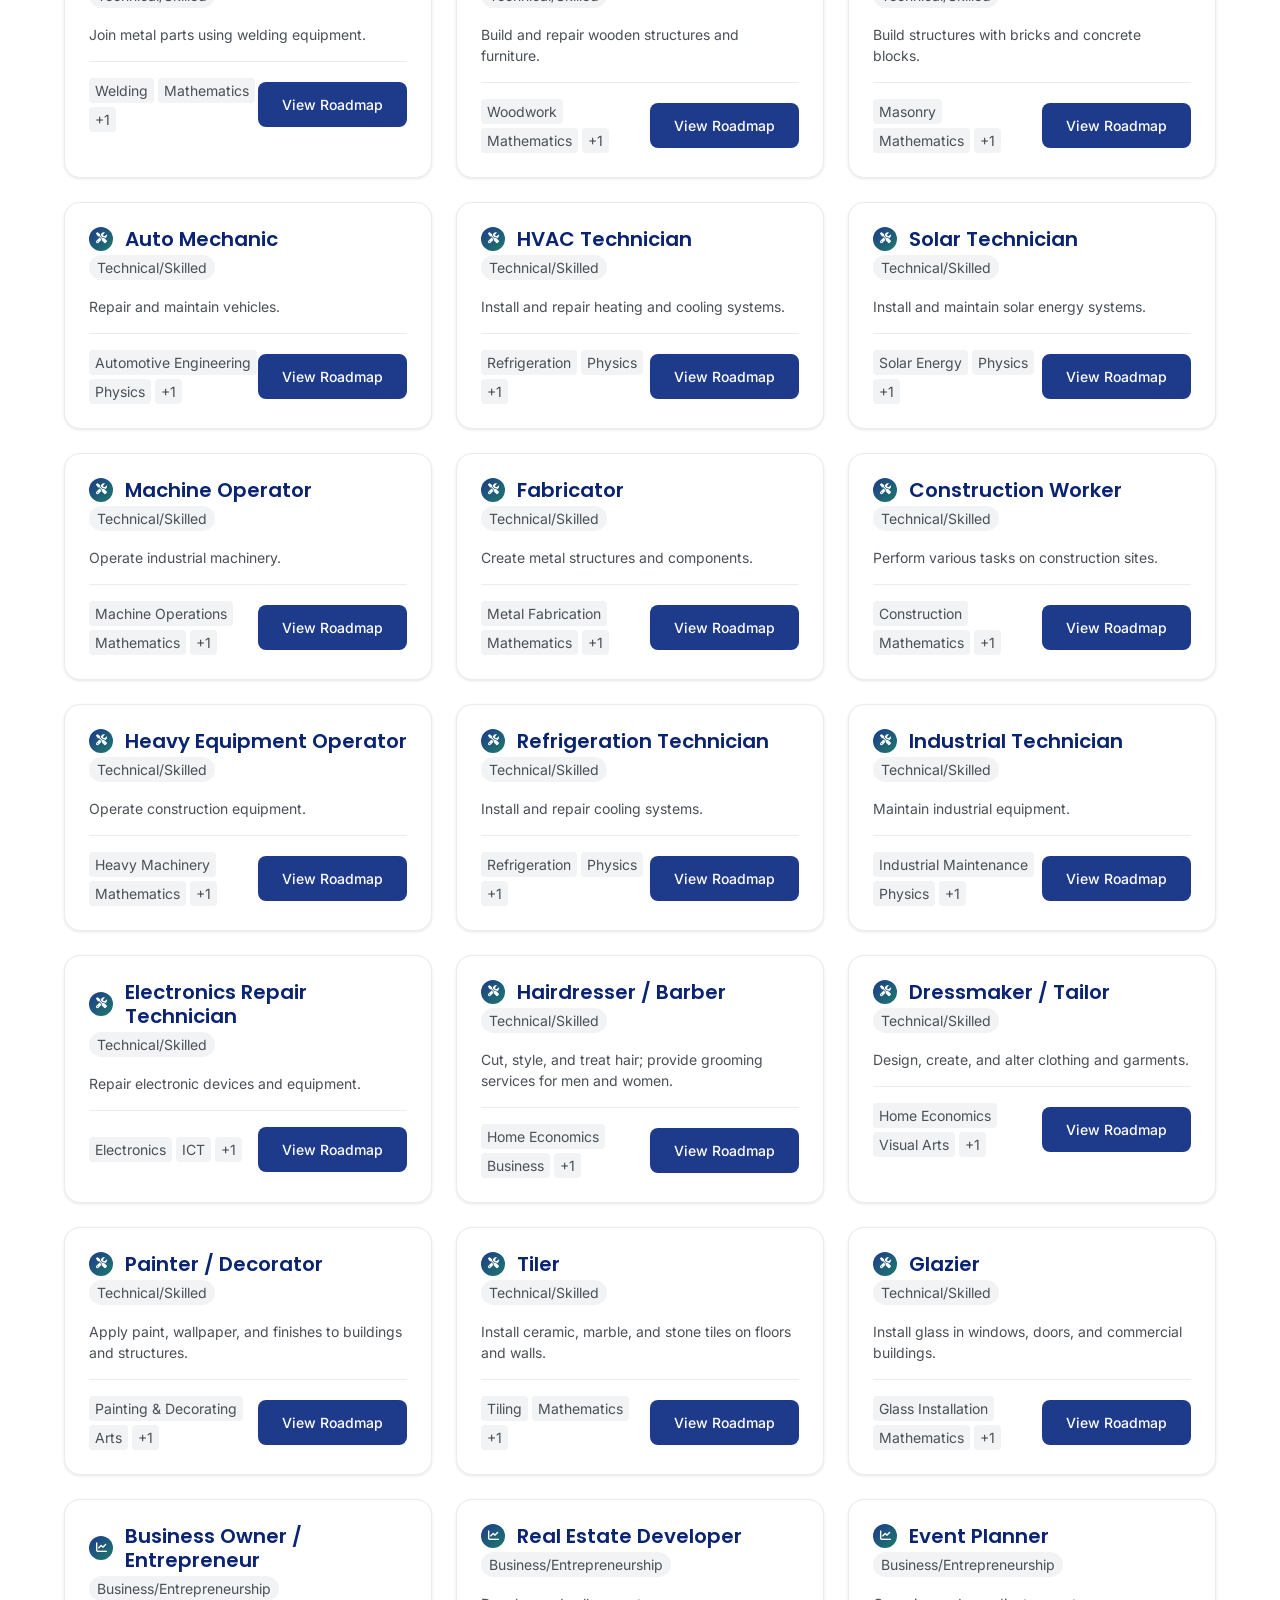
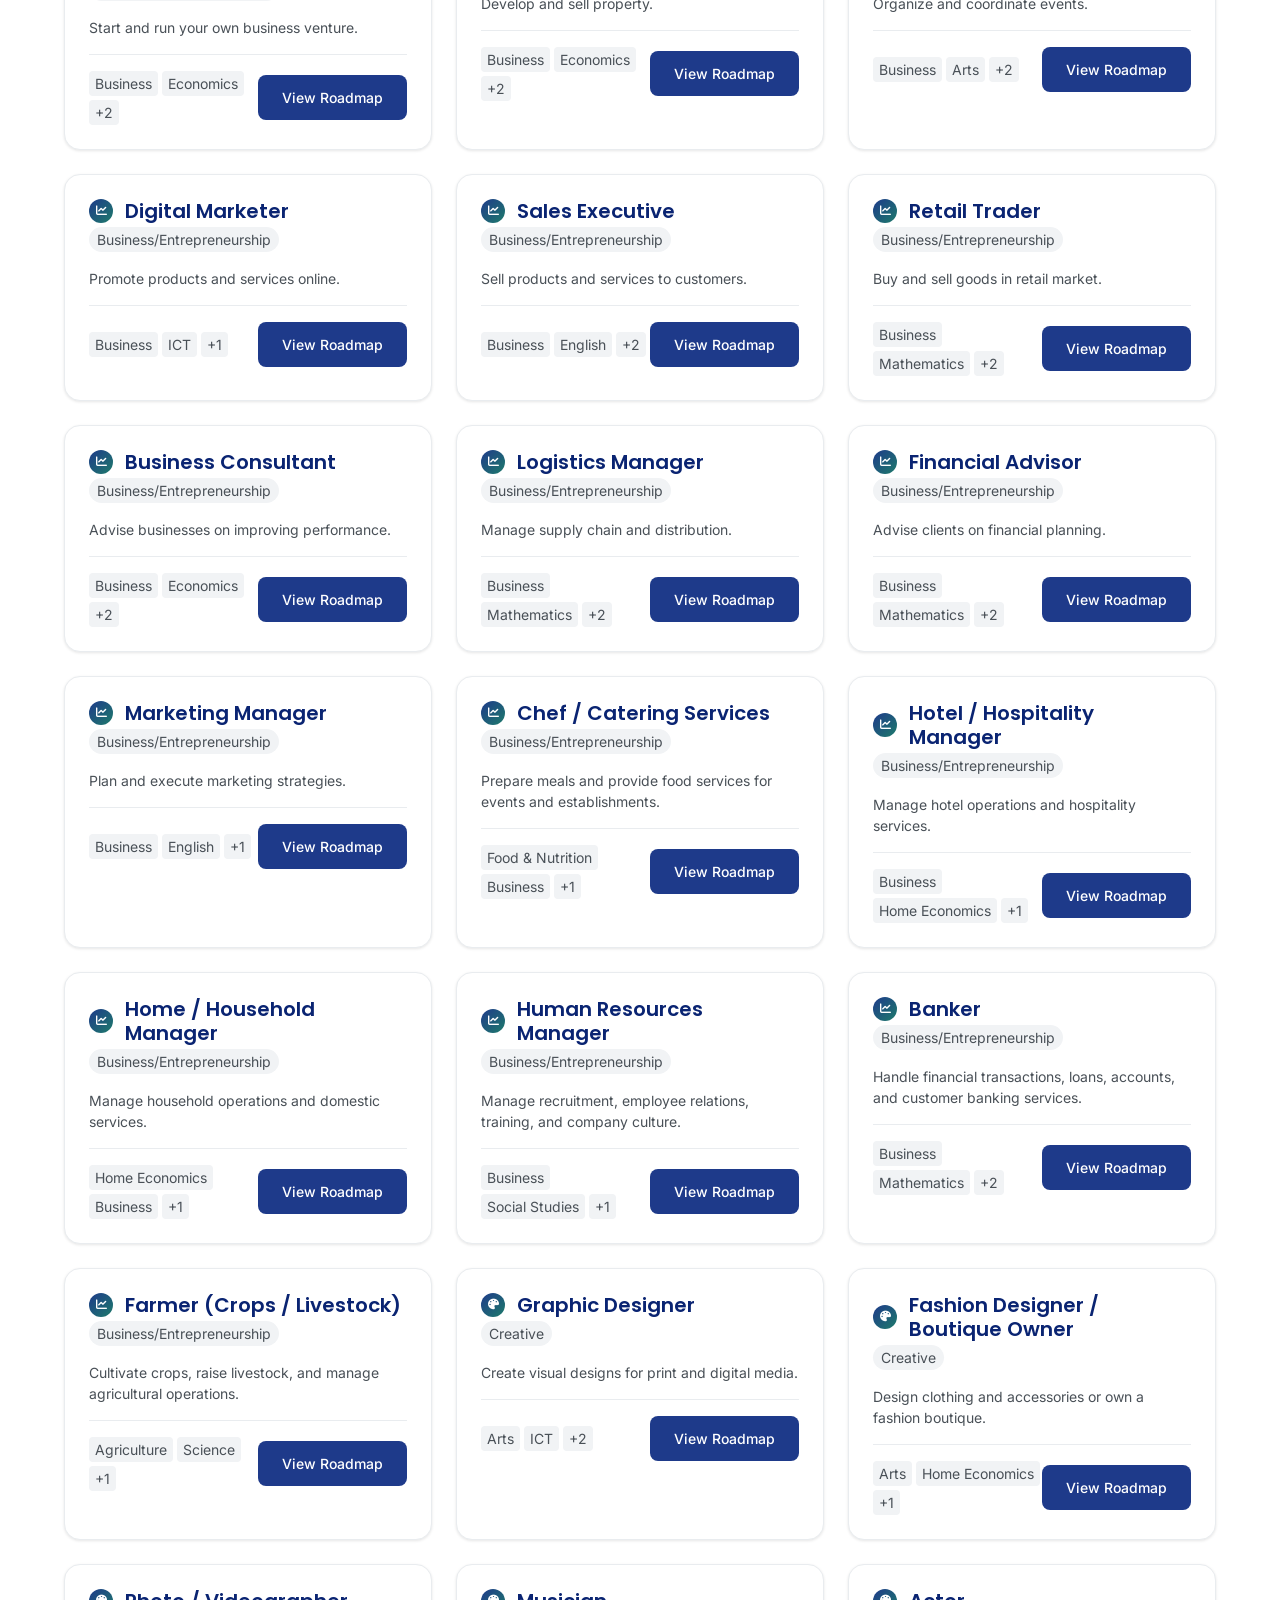
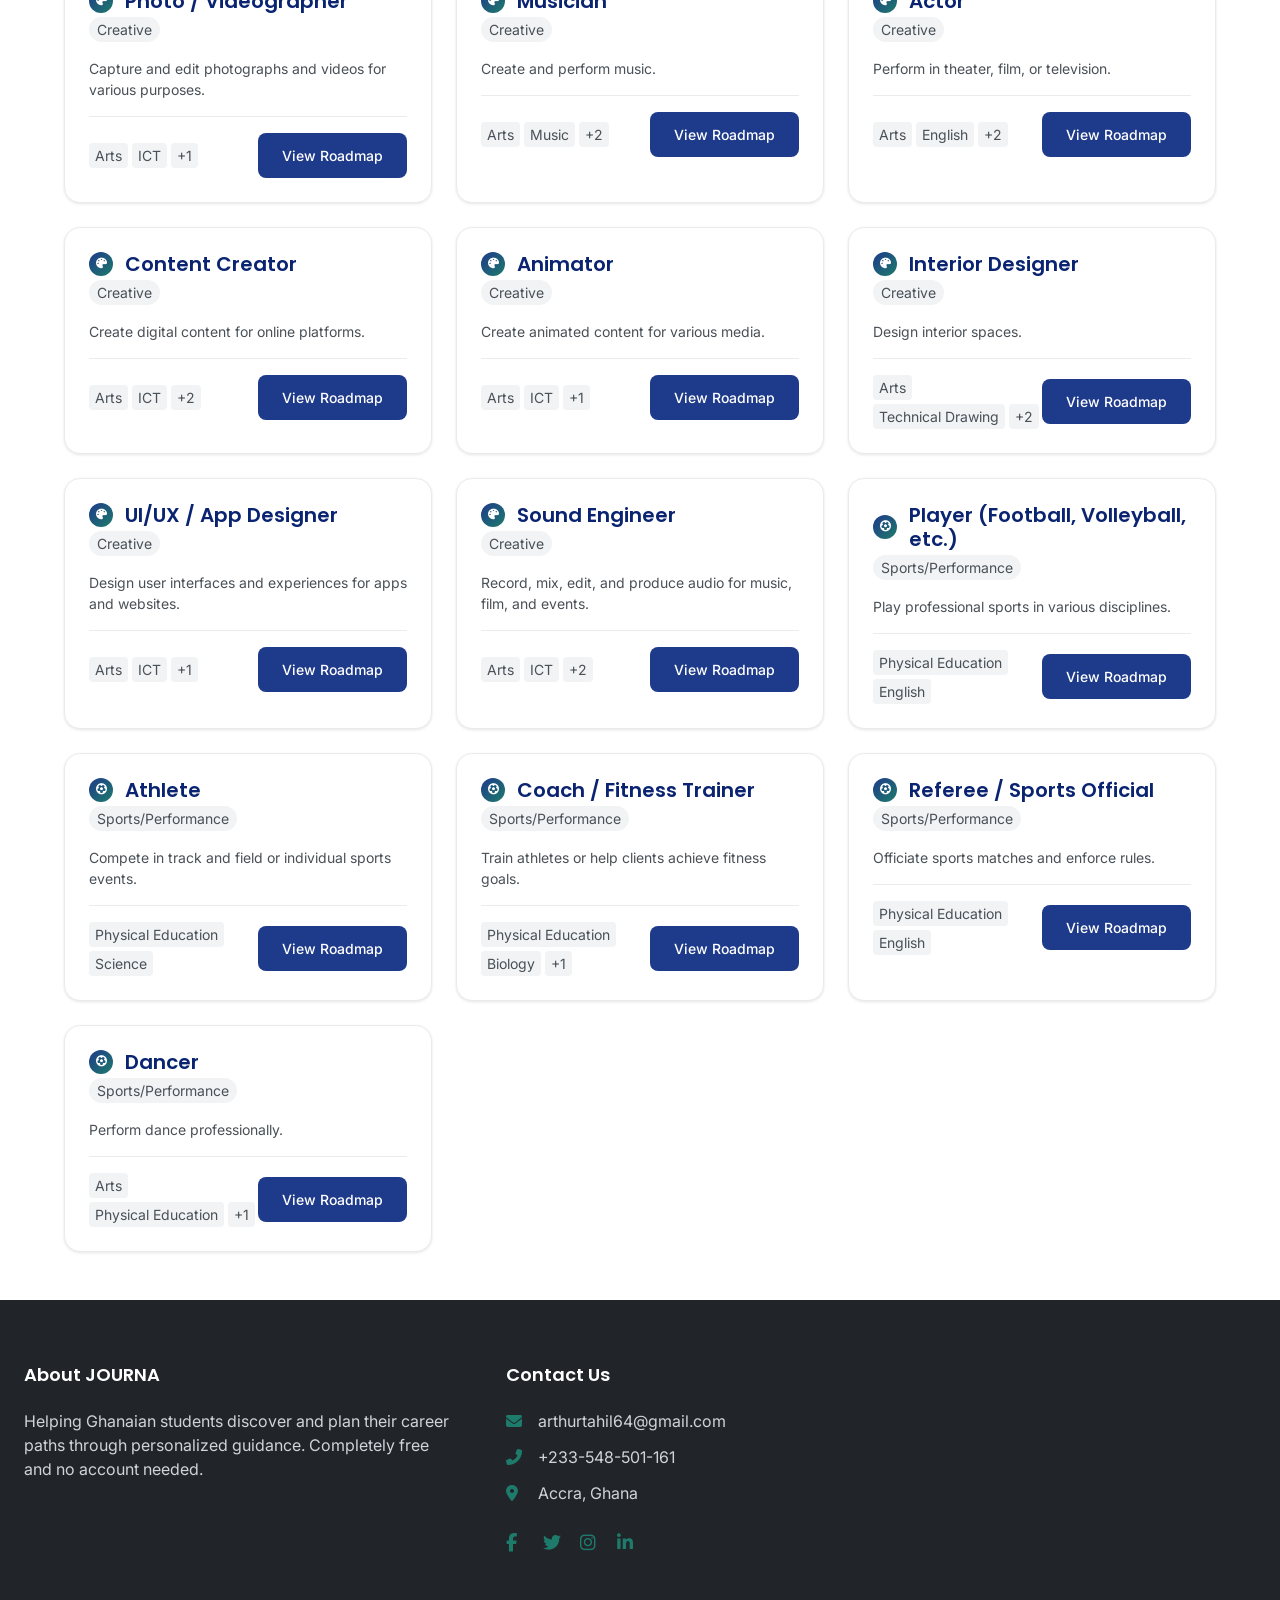
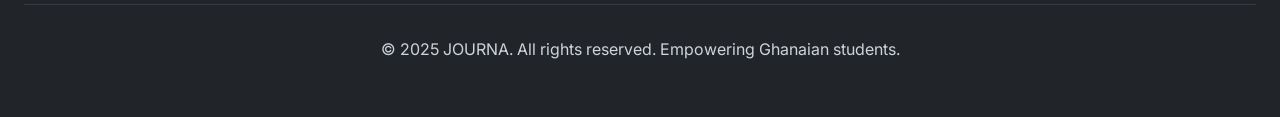
<file: career-guidance/JOURNA -Project/career-library.html>
<!DOCTYPE html>
<html lang="en">
<head>
    <meta charset="UTF-8">
    <meta name="viewport" content="width=device-width, initial-scale=1.0">
    
    <!-- Meta Description -->
    <meta name="description" content="Explore all career paths in Ghana. Find detailed information about professional, technical, business, creative, and sports careers with JOURNA.">
    
    <!-- Open Graph (for WhatsApp, Facebook) -->
    <meta property="og:title" content="Career Library - JOURNA | Explore Careers in Ghana">
    <meta property="og:description" content="Browse all career paths in Ghana. Discover professional, technical, business, creative, and sports careers with detailed information and roadmaps.">
    <meta property="og:image" content="https://journapath.netlify.app/assets/images/career.webp">
    <meta property="og:url" content="https://journapath.netlify.app/career-library.html">
    <meta property="og:type" content="website">
    
    <!-- Twitter Card -->
    <meta name="twitter:card" content="summary_large_image">
    <meta name="twitter:title" content="Career Library - JOURNA | Explore Careers in Ghana">
    <meta name="twitter:description" content="Browse all career paths in Ghana. Discover professional, technical, business, creative, and sports careers with JOURNA.">
    <meta name="twitter:image" content="https://journapath.netlify.app/assets/images/career.webp">
    <meta name="twitter:site" content="@journa_gh">
    
    <title>Career Library - JOURNA</title>
    
    <!-- Favicon / App Icon -->
    <link rel="icon" type="image/png" href="assets/images/career.webp">
    <link rel="apple-touch-icon" href="assets/images/career.webp">
    
    <!-- Fonts -->
    <link rel="preconnect" href="https://fonts.googleapis.com">
    <link rel="preconnect" href="https://fonts.gstatic.com" crossorigin>
    <link href="https://fonts.googleapis.com/css2?family=Inter:wght@400;500;600;700&family=Poppins:wght@500;600;700&display=swap" rel="stylesheet">
    
    <!-- Font Awesome Icons -->
    <link rel="stylesheet" href="https://cdnjs.cloudflare.com/ajax/libs/font-awesome/6.5.1/css/all.min.css">
    
    <!-- CSS Files -->
    <link rel="stylesheet" href="css/main.css">
    
    <style>
        .library-container {
            max-width: 1200px;
            margin: 0 auto;
            padding: var(--space-xl) var(--space-md);
        }
        
        .library-header {
            text-align: center;
            margin-bottom: var(--space-xl);
        }
        
        .library-title {
            font-size: var(--text-2xl);
            color: var(--primary-dark);
            margin-bottom: var(--space-sm);
        }
        
        .library-subtitle {
            color: var(--text-secondary);
            font-size: var(--text-md);
        }
        
        .public-note {
            background: var(--gray-100);
            border-radius: var(--radius-full);
            padding: var(--space-xs) var(--space-md);
            display: inline-flex;
            align-items: center;
            gap: var(--space-xs);
            font-size: var(--text-xs);
            color: var(--text-secondary);
            margin-top: var(--space-sm);
        }
        
        .public-note i {
            color: var(--secondary);
        }
        
        /* Search Section - WITHOUT BUTTON */
        .search-section {
            background: white;
            border-radius: var(--radius-lg);
            padding: var(--space-lg);
            box-shadow: var(--shadow-sm);
            margin-bottom: var(--space-xl);
            border: 1px solid var(--border-color-light);
        }
        
        .search-box {
            display: flex;
            gap: var(--space-sm);
            margin-bottom: var(--space-md);
        }
        
        .search-input {
            flex: 1;
            padding: var(--space-sm) var(--space-md);
            border: 2px solid var(--border-color);
            border-radius: var(--radius-md);
            font-size: var(--text-sm);
            transition: border-color 0.2s;
            width: 100%;
        }
        
        .search-input:focus {
            border-color: var(--primary);
            outline: none;
            box-shadow: 0 0 0 3px rgba(30, 58, 138, 0.1);
        }
        
        /* ========================================
           FILTER CHIPS - HORIZONTAL SCROLL
           ======================================== */
        .filter-chips-wrapper {
            position: relative;
            width: 100%;
        }
        
        .filter-chips {
            display: flex;
            flex-wrap: nowrap;
            gap: var(--space-sm);
            overflow-x: auto;
            overflow-y: hidden;
            padding: 4px 2px 8px 2px;
            scroll-behavior: smooth;
            -webkit-overflow-scrolling: touch;
            scrollbar-width: thin;
            scrollbar-color: var(--primary-light) transparent;
        }
        
        .filter-chips::-webkit-scrollbar {
            height: 4px;
        }
        
        .filter-chips::-webkit-scrollbar-track {
            background: var(--gray-100);
            border-radius: var(--radius-full);
        }
        
        .filter-chips::-webkit-scrollbar-thumb {
            background: var(--primary-light);
            border-radius: var(--radius-full);
        }

        .filter-chip {
            padding: 6px 16px;
            border-radius: var(--radius-full);
            font-size: 13px;
            font-weight: 500;
            cursor: pointer;
            transition: all 0.2s ease;
            border: none;
            flex-shrink: 0;
            white-space: nowrap;
            opacity: 0.85;
        }

        .filter-chip:hover {
            transform: translateY(-2px);
            opacity: 1;
        }

        .filter-chip[data-filter="all"] { background: #9CA3AF; color: white; }
        .filter-chip[data-filter="PRO"] { background: #8B7BB5; color: white; }
        .filter-chip[data-filter="TECH"] { background: #3EA36D; color: white; }
        .filter-chip[data-filter="BUS"] { background: #F6B17A; color: white; }
        .filter-chip[data-filter="CRE"] { background: #F28B6A; color: white; }
        .filter-chip[data-filter="SPT"] { background: #44B5A6; color: white; }

        .filter-chip.active {
            opacity: 1;
            transform: scale(1.06);
            box-shadow: 0 2px 8px rgba(0,0,0,0.15);
        }

        .filter-chip.active[data-filter="all"] { background: #6B7280; }
        .filter-chip.active[data-filter="PRO"] { background: #6B5B95; }
        .filter-chip.active[data-filter="TECH"] { background: #2E8B57; }
        .filter-chip.active[data-filter="BUS"] { background: #F4A261; }
        .filter-chip.active[data-filter="CRE"] { background: #E76F51; }
        .filter-chip.active[data-filter="SPT"] { background: #2A9D8F; }
        
        /* Careers Grid */
        .careers-grid {
            display: grid;
            grid-template-columns: repeat(auto-fill, minmax(300px, 1fr));
            gap: var(--space-md);
        }
        
        .career-card {
            background: white;
            border-radius: var(--radius-lg);
            padding: var(--space-md);
            box-shadow: var(--shadow-sm);
            transition: all var(--transition-base);
            cursor: pointer;
            border: 1px solid var(--border-color-light);
        }
        
        .career-card:hover {
            transform: translateY(-4px);
            box-shadow: var(--shadow-lg);
            border-color: var(--primary-light);
        }
        
        .card-header-row {
            display: flex;
            align-items: center;
            gap: var(--space-xs);
            margin-bottom: 2px;
        }
        
        .career-icon {
            width: 24px;
            height: 24px;
            background: linear-gradient(135deg, var(--primary) 0%, var(--secondary) 100%);
            border-radius: var(--radius-full);
            display: flex;
            align-items: center;
            justify-content: center;
            color: white;
            font-size: 11px;
            flex-shrink: 0;
        }
        
        .career-name {
            font-size: var(--text-md);
            color: var(--primary-dark);
            margin-bottom: 0;
            font-weight: 600;
            flex: 1;
        }
        
        .career-category {
            display: inline-block;
            padding: 2px 8px;
            background: var(--gray-100);
            border-radius: var(--radius-full);
            font-size: var(--text-xs);
            color: var(--text-secondary);
            margin-bottom: var(--space-sm);
        }
        
        .career-description {
            color: var(--text-secondary);
            font-size: var(--text-xs);
            line-height: 1.5;
            margin-bottom: var(--space-sm);
            display: -webkit-box;
            -webkit-line-clamp: 2;
            -webkit-box-orient: vertical;
            overflow: hidden;
        }
        
        .career-footer {
            display: flex;
            justify-content: space-between;
            align-items: center;
            margin-top: var(--space-sm);
            padding-top: var(--space-sm);
            border-top: 1px solid var(--border-color-light);
        }
        
        .career-subjects {
            display: flex;
            flex-wrap: wrap;
            gap: 4px;
        }
        
        .subject-tag {
            padding: 2px 6px;
            background: var(--gray-100);
            border-radius: var(--radius-sm);
            font-size: var(--text-xs);
            color: var(--text-secondary);
        }
        
        .view-roadmap-btn {
            padding: var(--space-xs) var(--space-md);
            background: var(--primary);
            color: white;
            border-radius: var(--radius-md);
            text-decoration: none;
            font-size: var(--text-xs);
            font-weight: 500;
            transition: all var(--transition-fast);
            white-space: nowrap;
        }
        
        .view-roadmap-btn:hover {
            background: var(--primary-dark);
        }
        
        /* Loading Skeleton */
        .skeleton-card {
            background: white;
            border-radius: var(--radius-lg);
            padding: var(--space-md);
        }
        
        .skeleton-icon {
            width: 24px;
            height: 24px;
            border-radius: 50%;
            background: linear-gradient(90deg, var(--gray-200) 25%, var(--gray-100) 50%, var(--gray-200) 75%);
            background-size: 200% 100%;
            animation: loading 1.5s infinite;
            margin-right: var(--space-xs);
        }
        
        .skeleton-title {
            height: 18px;
            width: 60%;
            background: linear-gradient(90deg, var(--gray-200) 25%, var(--gray-100) 50%, var(--gray-200) 75%);
            background-size: 200% 100%;
            animation: loading 1.5s infinite;
            border-radius: var(--radius-sm);
        }
        
        .skeleton-text {
            height: 12px;
            width: 100%;
            background: linear-gradient(90deg, var(--gray-200) 25%, var(--gray-100) 50%, var(--gray-200) 75%);
            background-size: 200% 100%;
            animation: loading 1.5s infinite;
            margin-bottom: 4px;
            border-radius: var(--radius-sm);
        }
        
        @keyframes loading {
            0% { background-position: 200% 0; }
            100% { background-position: -200% 0; }
        }

        /* =========================================
           SCROLL TO TOP BUTTON
           ========================================= */
        .scroll-top-btn {
            position: fixed;
            bottom: 30px;
            right: 30px;
            width: 50px;
            height: 50px;
            border-radius: 50%;
            background: linear-gradient(135deg, var(--primary) 0%, var(--secondary) 100%);
            color: white;
            border: none;
            box-shadow: 0 4px 15px rgba(0,0,0,0.3);
            font-size: 22px;
            cursor: pointer;
            opacity: 0;
            visibility: hidden;
            transition: opacity 0.3s ease, visibility 0.3s ease, transform 0.2s ease;
            z-index: 999;
            display: flex;
            align-items: center;
            justify-content: center;
        }
        
        .scroll-top-btn.visible {
            opacity: 1;
            visibility: visible;
        }
        
        .scroll-top-btn:hover {
            transform: translateY(-3px) scale(1.05);
            box-shadow: 0 6px 20px rgba(0,0,0,0.4);
        }
        
        .scroll-top-btn:active {
            transform: scale(0.95);
        }

        /* =========================================
           RESULT BAR - Scroll target
           ========================================= */
        .result-bar {
            background: var(--gray-50);
            padding: 8px 12px;
            border-radius: var(--radius-md);
            margin-bottom: var(--space-md);
            font-size: var(--text-sm);
            color: var(--text-secondary);
            border: 1px solid var(--border-color-light);
            display: flex;
            justify-content: space-between;
            align-items: center;
            flex-wrap: wrap;
            gap: 4px;
            scroll-margin-top: 80px;
        }
        .result-bar strong {
            color: var(--primary-dark);
        }

        /* =========================================
           RESPONSIVE
           ========================================= */
        @media (max-width: 768px) {
            .search-box {
                flex-direction: column;
            }
            
            .search-input {
                width: 100%;
            }
            
            .filter-chips {
                gap: 8px;
                padding: 4px 2px 8px 2px;
            }
            .filter-chip {
                padding: 6px 14px;
                font-size: 12px;
            }
            
            .careers-grid {
                grid-template-columns: 1fr;
            }
            .scroll-top-btn {
                bottom: calc(var(--jn-tabbar-h) + var(--jn-safe-b) + 12px);
                right: 20px;
                width: 44px;
                height: 44px;
                font-size: 18px;
            }
            .career-icon {
                width: 20px;
                height: 20px;
                font-size: 9px;
            }
            .career-name {
                font-size: var(--text-base);
            }
            
            .result-bar {
                scroll-margin-top: 70px;
            }
        }
    
        /* Keep the scroll-to-top button above the mobile bottom tab bar so it
           never covers the "More" tab. */
        @media (max-width: 899px) {
            .scroll-top-btn {
                bottom: calc(var(--jn-tabbar-h) + var(--jn-safe-b) + 12px);
            }
        }
</style>
    <meta name="theme-color" content="#1E3A8A">
    <link rel="manifest" href="../../manifest.webmanifest">
    <link rel="icon" type="image/png" href="../../assets/journa/icons/favicon-32.png">
    <link rel="apple-touch-icon" href="../../assets/journa/icons/apple-touch-icon.png">
    <link rel="stylesheet" href="../../assets/journa/shell.css">
</head>
<body data-journa-service="career" data-journa-page="careers">
    <!-- Navigation -->
    <nav class="navbar">
        <div class="container navbar-container">
            <a href="index.html" class="logo">
                <img src="assets/images/career.webp" alt="JOURNA" width="60" height="60" loading="lazy">
            </a>
            <div class="nav-links" id="navLinks">
                <!-- Will be populated by header-renderer.js -->
            </div>
            <button class="mobile-menu-toggle" id="mobileMenuToggle" aria-label="Toggle navigation menu">
                <i class="fas fa-bars"></i>
            </button>
        </div>
    </nav>

    <!-- Mobile Navigation -->
    <div class="mobile-nav" id="mobileNav">
        <button class="mobile-close-btn" id="mobileCloseBtn" aria-label="Close navigation menu">
            <i class="fas fa-times"></i>
        </button>
        <div id="mobileNavLinks">
            <!-- Will be populated by header-renderer.js -->
        </div>
    </div>
    
    <!-- Mobile Overlay -->
    <div class="mobile-overlay" id="mobileOverlay"></div>
    <main id="main">

    <div class="library-container">
        <div class="library-header">
            <h1 class="library-title">Career Library</h1>
            <p class="library-subtitle">Explore all careers and find your perfect path in Ghana</p>
            <div class="public-note">
                <i class="fas fa-globe"></i> Browse all careers - completely free
            </div>
        </div>

        <div class="search-section" id="searchSection">
            <!-- Search input only - NO BUTTON -->
            <div class="search-box">
                <input type="text" class="search-input" id="searchInput" placeholder="Search careers by name or description..." autocomplete="off">
            </div>
            
            <!-- Horizontal scroll chips -->
            <div class="filter-chips-wrapper">
                <div class="filter-chips" id="filterChips">
                    <!-- Filter chips will be populated dynamically WITHOUT counts -->
                </div>
            </div>
        </div>

        <!-- Result count bar - THIS IS THE SCROLL TARGET -->
        <div class="result-bar" id="resultBar">
            <span id="resultCountText">Loading careers...</span>
            <span id="resultFilterInfo"></span>
        </div>

        <div id="careersGrid" class="careers-grid">
            <!-- Loading skeletons will be shown here -->
        </div>
    </div>

    <!-- JavaScript - Frontend-only modules -->
    <script type="module">
        import { initHeader } from './js/header-renderer.js';
        import { showNotification, truncateText } from './js/utils.js';
        import { getAllCareers, getCategoryName } from './js/config.js';

        // Initialize header
        initHeader();

        // State
        let allCareers = [];
        let filteredCareers = [];
        let currentFilter = 'all';
        let searchTerm = '';

        // DOM Elements
        const careersGrid = document.getElementById('careersGrid');
        const searchInput = document.getElementById('searchInput');
        const filterChipsContainer = document.getElementById('filterChips');
        const resultCountText = document.getElementById('resultCountText');
        const resultFilterInfo = document.getElementById('resultFilterInfo');
        const resultBar = document.getElementById('resultBar');

        // Category config (NO ICONS, NO COUNTS)
        const categoryConfig = {
            all: { name: 'All', color: '#6B7280' },
            PRO: { name: 'Professional', color: '#6B5B95' },
            TECH: { name: 'Technical', color: '#2E8B57' },
            BUS: { name: 'Business', color: '#F4A261' },
            CRE: { name: 'Art / Performance', color: '#E76F51' },
            SPT: { name: 'Sports', color: '#2A9D8F' }
        };

        // Debounce helper
        function debounce(func, wait) {
            let timeout;
            return function executedFunction(...args) {
                const later = () => {
                    clearTimeout(timeout);
                    func(...args);
                };
                clearTimeout(timeout);
                timeout = setTimeout(later, wait);
            };
        }

        // Load all careers
        const loadCareers = () => {
            allCareers = getAllCareers();
            filteredCareers = [...allCareers];
            displayFilterChips();
            displayCareers();
        };

        // Display filter chips - NO ICONS, NO COUNTS
        const displayFilterChips = () => {
            filterChipsContainer.innerHTML = Object.keys(categoryConfig).map(category => `
                <span class="filter-chip ${currentFilter === category ? 'active' : ''}" 
                      data-filter="${category}"
                      style="background: ${categoryConfig[category].color};">
                    ${categoryConfig[category].name}
                </span>
            `).join('');
            
            document.querySelectorAll('.filter-chip').forEach(chip => {
                chip.addEventListener('click', () => {
                    document.querySelectorAll('.filter-chip').forEach(c => c.classList.remove('active'));
                    chip.classList.add('active');
                    currentFilter = chip.dataset.filter;
                    filterCareers();
                    // SCROLL TO RESULT BAR (not careers grid)
                    resultBar.scrollIntoView({ behavior: 'smooth', block: 'start' });
                });
            });
        };

        // Display careers
        const displayCareers = () => {
            if (filteredCareers.length === 0) {
                resultCountText.textContent = 'No careers found';
                resultFilterInfo.textContent = '';
            } else {
                const filterName = categoryConfig[currentFilter]?.name || 'All';
                resultCountText.textContent = `${filteredCareers.length} career${filteredCareers.length > 1 ? 's' : ''} found`;
                resultFilterInfo.textContent = currentFilter === 'all' ? '' : `(filter: ${filterName})`;
            }

            if (filteredCareers.length === 0) {
                careersGrid.innerHTML = `
                    <div style="grid-column: 1/-1; text-align: center; padding: var(--space-2xl);">
                        <i class="fas fa-search" style="font-size: 48px; color: var(--gray-400);"></i>
                        <h3 style="margin-top: var(--space-md);">No careers found</h3>
                        <p style="color: var(--text-secondary);">Try adjusting your search or filter</p>
                    </div>
                `;
                return;
            }

            careersGrid.innerHTML = filteredCareers.map(career => `
                <div class="career-card" onclick="window.location.href='roadmap.html?career=${career.id}'">
                    <div class="card-header-row">
                        <div class="career-icon">
                            <i class="fas fa-${getIconForCategory(career.category)}"></i>
                        </div>
                        <h3 class="career-name">${career.name}</h3>
                    </div>
                    <span class="career-category">${getCategoryName(career.category)}</span>
                    <p class="career-description">${truncateText(career.description, 100)}</p>
                    <div class="career-footer">
                        <div class="career-subjects">
                            ${(career.subjects || []).slice(0, 2).map(s => 
                                `<span class="subject-tag">${s}</span>`
                            ).join('')}
                            ${(career.subjects || []).length > 2 ? 
                                `<span class="subject-tag">+${career.subjects.length - 2}</span>` : ''}
                        </div>
                        <button class="view-roadmap-btn" onclick="event.stopPropagation(); window.location.href='roadmap.html?career=${career.id}'">
                            View Roadmap
                        </button>
                    </div>
                </div>
            `).join('');
        };

        const getIconForCategory = (category) => {
            const icons = { PRO: 'university', TECH: 'tools', BUS: 'chart-line', CRE: 'palette', SPT: 'futbol' };
            return icons[category] || 'briefcase';
        };

        const filterCareers = () => {
            filteredCareers = allCareers.filter(career => {
                if (currentFilter !== 'all' && career.category !== currentFilter) return false;
                if (searchTerm) {
                    const term = searchTerm.toLowerCase();
                    const nameMatch = career.name.toLowerCase().includes(term);
                    const descMatch = career.description?.toLowerCase().includes(term) || false;
                    return nameMatch || descMatch;
                }
                return true;
            });
            displayCareers();
        };

        // ========================================
        // SEARCH - Live search with debounce
        // ========================================
        const performSearch = (value) => {
            searchTerm = value.trim();
            filterCareers();
        };

        const debouncedSearch = debounce(performSearch, 300);

        searchInput.addEventListener('focus', function() {
            const input = this;
            requestAnimationFrame(() => {
                const rect = input.getBoundingClientRect();
                const headerHeight = document.querySelector('.navbar')?.offsetHeight || 80;
                const isNearTop = rect.top < 120 && rect.top > 20;
                if (!isNearTop) {
                    const scrollTarget = window.scrollY + rect.top - headerHeight - 10;
                    window.scrollTo({
                        top: scrollTarget,
                        behavior: 'smooth'
                    });
                }
            });
        });

        searchInput.addEventListener('input', (e) => {
            debouncedSearch(e.target.value);
        });

        searchInput.addEventListener('keypress', (e) => {
            if (e.key === 'Enter') {
                performSearch(searchInput.value);
                searchInput.blur();
            }
        });

        // Initialize
        loadCareers();
    </script>

    <!-- Footer -->
</main>
<div id="footer-placeholder"></div>
<script src="js/footer.js"></script>

    <!-- Scroll to Top Button -->
    <script>
        (function() {
            const btn = document.createElement('button');
            btn.id = 'scrollTopBtn';
            btn.className = 'scroll-top-btn';
            btn.innerHTML = '<i class="fas fa-arrow-up"></i>';
            btn.setAttribute('aria-label', 'Scroll to top');
            document.body.appendChild(btn);

            let hideTimeout;
            let isVisible = false;

            const showButton = () => {
                if (!isVisible) {
                    btn.classList.add('visible');
                    isVisible = true;
                }
                clearTimeout(hideTimeout);
                hideTimeout = setTimeout(() => {
                    btn.classList.remove('visible');
                    isVisible = false;
                }, 1500);
            };

            const toggleVisibility = () => {
                if (window.scrollY > 300) {
                    showButton();
                } else {
                    btn.classList.remove('visible');
                    isVisible = false;
                    clearTimeout(hideTimeout);
                }
            };

            window.addEventListener('scroll', toggleVisibility, { passive: true });
            window.addEventListener('load', toggleVisibility);

            btn.addEventListener('click', () => {
                window.scrollTo({ top: 0, behavior: 'smooth' });
                btn.classList.remove('visible');
                isVisible = false;
                clearTimeout(hideTimeout);
            });

            btn.addEventListener('mousedown', (e) => {
                e.preventDefault();
            });
        })();
    </script>
    <script type="module" src="../../assets/journa/shell.js"></script>
</body>
</html>
</file>
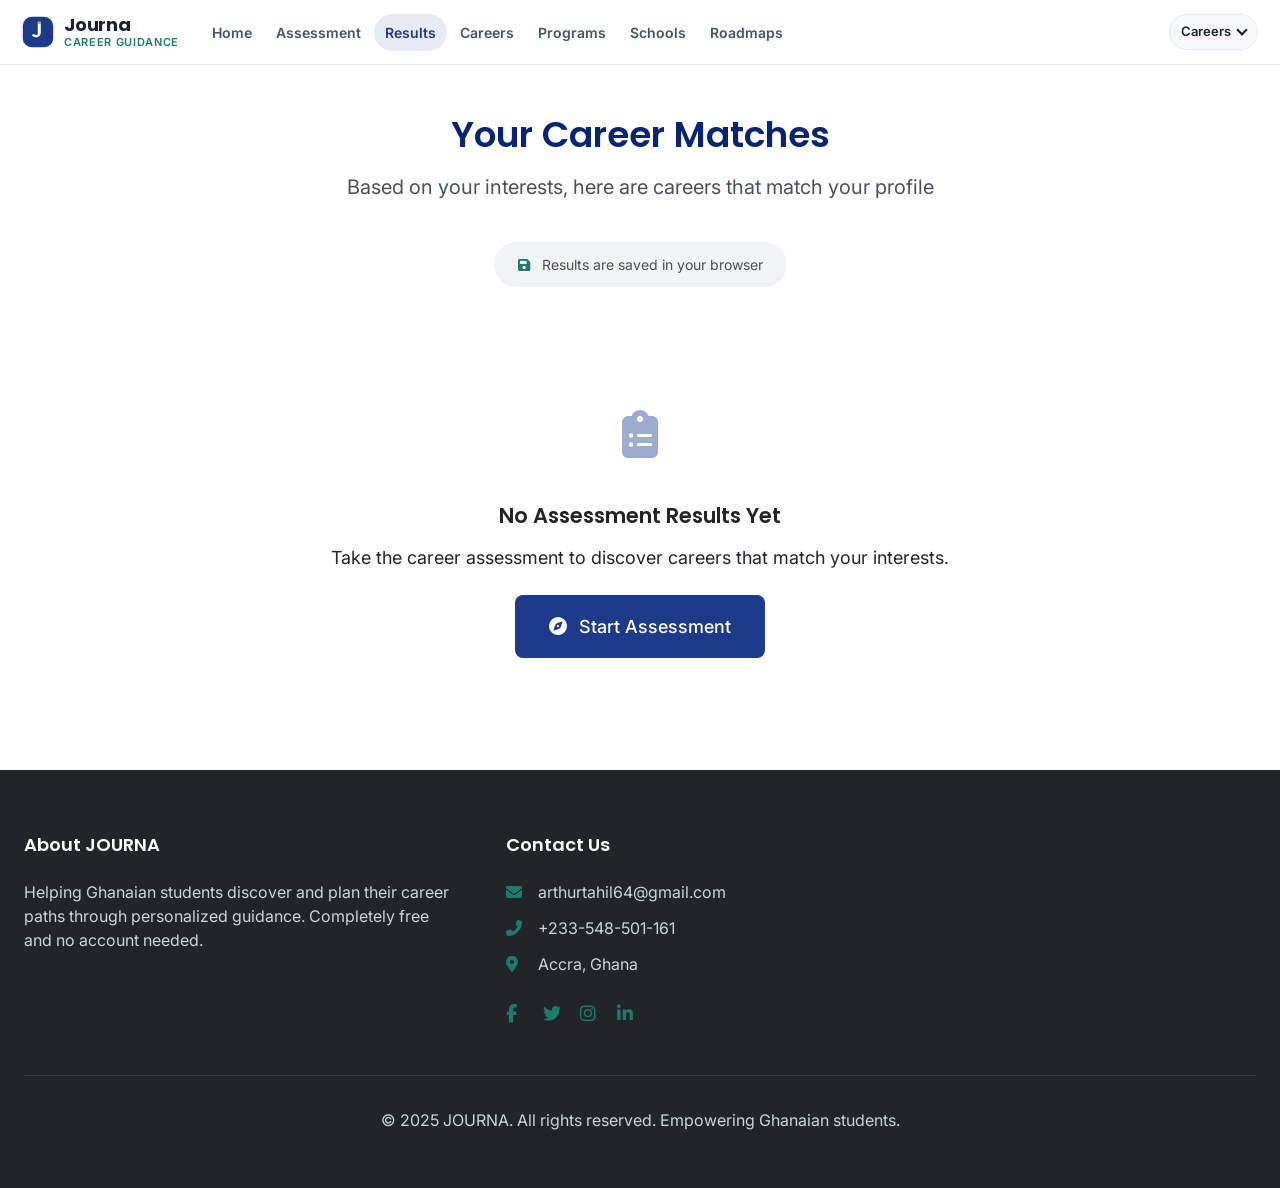
<file: career-guidance/JOURNA -Project/results.html>
<!DOCTYPE html>
<html lang="en">
<head>
    <meta charset="UTF-8">
    <meta name="viewport" content="width=device-width, initial-scale=1.0">
    
    <!-- Meta Description -->
    <meta name="description" content="View your career assessment results on JOURNA. See your top career matches, scores, and personalized recommendations for Ghanaian students.">
    
    <!-- Open Graph (for WhatsApp, Facebook) -->
    <meta property="og:title" content="My Career Matches - JOURNA">
    <meta property="og:description" content="View your personalized career assessment results. See your top career matches and recommendations based on your interests.">
    <meta property="og:image" content="https://journapath.netlify.app/assets/images/career.webp">
    <meta property="og:url" content="https://journapath.netlify.app/results.html">
    <meta property="og:type" content="website">
    
    <!-- Twitter Card -->
    <meta name="twitter:card" content="summary_large_image">
    <meta name="twitter:title" content="My Career Matches - JOURNA">
    <meta name="twitter:description" content="View your career assessment results. See your top matches and personalized recommendations.">
    <meta name="twitter:image" content="https://journapath.netlify.app/assets/images/career.webp">
    <meta name="twitter:site" content="@journa_gh">
    
    <title>My Results - JOURNA</title>
    
    <!-- Favicon / App Icon -->
    <link rel="icon" type="image/png" href="assets/images/career.webp">
    <link rel="apple-touch-icon" href="assets/images/career.webp">
    
    <!-- Fonts -->
    <link rel="preconnect" href="https://fonts.googleapis.com">
    <link rel="preconnect" href="https://fonts.gstatic.com" crossorigin>
    <link href="https://fonts.googleapis.com/css2?family=Inter:wght@400;500;600;700&family=Poppins:wght@500;600;700&display=swap" rel="stylesheet">
    
    <!-- Font Awesome Icons -->
    <link rel="stylesheet" href="https://cdnjs.cloudflare.com/ajax/libs/font-awesome/6.5.1/css/all.min.css">
    
    <!-- CSS Files -->
    <link rel="stylesheet" href="css/main.css">
    
    <style>
        /* ========================================
           Results-specific styles
           ======================================== */
        .results-container {
            max-width: 1200px;
            margin: 0 auto;
            padding: var(--space-xl) var(--space-md);
        }
        
        .results-header {
            text-align: center;
            margin-bottom: var(--space-xl);
        }
        
        .results-title {
            font-size: var(--text-2xl);
            color: var(--primary-dark);
            margin-bottom: var(--space-sm);
        }
        
        .results-subtitle {
            color: var(--text-secondary);
            font-size: var(--text-md);
        }
        
        .public-note {
            background: var(--gray-100);
            border-radius: var(--radius-full);
            padding: var(--space-xs) var(--space-md);
            display: inline-flex;
            align-items: center;
            gap: var(--space-xs);
            font-size: var(--text-xs);
            color: var(--text-secondary);
            margin-top: var(--space-sm);
        }
        
        .public-note i {
            color: var(--secondary);
        }
        
        /* Match Summary Card */
        .match-summary {
            background: linear-gradient(135deg, var(--primary) 0%, var(--secondary) 100%);
            border-radius: var(--radius-lg);
            padding: var(--space-xl);
            color: white;
            margin-bottom: var(--space-xl);
            display: flex;
            justify-content: space-between;
            align-items: center;
            flex-wrap: wrap;
            gap: var(--space-md);
        }
        
        .match-info h2 {
            font-size: var(--text-xl);
            margin-bottom: var(--space-sm);
            color: white;
        }
        
        .match-info p {
            opacity: 0.9;
            margin-bottom: var(--space-md);
        }
        
        .match-stats {
            display: flex;
            gap: var(--space-lg);
        }
        
        .match-stat {
            text-align: center;
        }
        
        .match-stat-value {
            font-size: var(--text-2xl);
            font-weight: 700;
            display: block;
        }
        
        .match-stat-label {
            font-size: var(--text-sm);
            opacity: 0.8;
            white-space: nowrap;
        }
        
        .match-actions {
            display: flex;
            gap: var(--space-sm);
            flex-wrap: nowrap;
            flex-shrink: 0;
        }
        
        .match-actions .btn {
            white-space: nowrap;
        }
        
        /* Section Headers - horizontal layout */
        .section-header {
            margin: var(--space-xl) 0 var(--space-lg);
            padding-bottom: var(--space-sm);
            border-bottom: 3px solid var(--primary-light);
            display: flex;
            flex-wrap: wrap;
            align-items: center;
            justify-content: space-between;
            gap: var(--space-sm);
        }
        
        .section-header .header-left {
            display: flex;
            flex-wrap: wrap;
            align-items: center;
            gap: var(--space-sm);
        }
        
        .section-header h2 {
            font-size: var(--text-xl);
            color: var(--primary-dark);
            display: flex;
            align-items: center;
            gap: var(--space-sm);
            margin-bottom: 0;
        }
        
        .section-header h2 i {
            color: var(--secondary);
            font-size: var(--text-lg);
        }
        
        .section-header .header-desc {
            color: var(--text-secondary);
            font-size: var(--text-sm);
            margin: 0;
        }
        
        /* Filter Bar - Compact horizontal scroll */
        .filter-bar {
            background: white;
            border-radius: var(--radius-lg);
            padding: var(--space-sm) var(--space-md);
            margin-bottom: var(--space-xl);
            box-shadow: var(--shadow-sm);
            border: 1px solid var(--border-color-light);
        }
        
        .filter-tabs {
            display: flex;
            flex-wrap: nowrap;
            gap: var(--space-xs);
            overflow-x: auto;
            overflow-y: hidden;
            padding: 4px 0 8px 0;
            scroll-behavior: smooth;
            -webkit-overflow-scrolling: touch;
            scrollbar-width: thin;
            scrollbar-color: var(--primary-light) transparent;
        }
        
        .filter-tabs::-webkit-scrollbar {
            height: 3px;
        }
        
        .filter-tabs::-webkit-scrollbar-track {
            background: var(--gray-100);
            border-radius: var(--radius-full);
        }
        
        .filter-tabs::-webkit-scrollbar-thumb {
            background: var(--primary-light);
            border-radius: var(--radius-full);
        }
        
        .filter-tab {
            padding: 6px 14px;
            background: var(--gray-50);
            border: 1px solid var(--border-color-light);
            border-radius: var(--radius-full);
            font-size: 12px;
            font-weight: 600;
            color: var(--text-secondary);
            cursor: pointer;
            transition: all var(--transition-fast);
            font-family: inherit;
            flex-shrink: 0;
            white-space: nowrap;
        }
        
        .filter-tab:hover {
            background: var(--gray-100);
            border-color: var(--primary-light);
            color: var(--primary);
        }
        
        .filter-tab.active {
            background: var(--primary);
            border-color: var(--primary);
            color: white;
            box-shadow: 0 2px 8px rgba(30, 123, 107, 0.3);
        }
        
        /* Primary Careers */
        .primary-section {
            margin-bottom: var(--space-xl);
        }
        
        .primary-careers-grid {
            display: grid;
            grid-template-columns: repeat(auto-fill, minmax(340px, 1fr));
            gap: var(--space-md);
        }
        
        /* Alternative Careers */
        .alternative-section {
            margin-bottom: var(--space-xl);
            background: var(--gray-50);
            border-radius: var(--radius-lg);
            padding: var(--space-lg);
        }
        
        .alternative-careers-grid {
            display: grid;
            grid-template-columns: repeat(auto-fill, minmax(300px, 1fr));
            gap: var(--space-md);
        }
        
        .alternative-header {
            margin-bottom: var(--space-md);
            color: var(--text-secondary);
        }
        
        /* Result Card */
        .result-card {
            background: white;
            border-radius: var(--radius-lg);
            overflow: hidden;
            box-shadow: var(--shadow-sm);
            transition: all var(--transition-base);
            border: 1px solid var(--border-color-light);
            display: flex;
            flex-direction: column;
            -webkit-touch-callout: none;
            -webkit-user-select: none;
            user-select: none;
        }
        
        .result-card:hover {
            transform: translateY(-4px);
            box-shadow: var(--shadow-lg);
        }
        
        .primary-card {
            border-top: 4px solid #FFD700;
        }
        
        .primary-card .card-badge {
            background: #FFD700;
            color: #1E3A8A;
        }
        
        .alternative-card {
            border-left: 3px solid var(--secondary-light);
            opacity: 0.95;
        }
        
        .card-badge {
            display: inline-block;
            padding: 4px 12px;
            border-radius: var(--radius-full);
            font-size: var(--text-xs);
            font-weight: 600;
            margin: var(--space-md) var(--space-md) 0;
        }
        
        .badge-PRO { background: #6B5B95; color: white; }
        .badge-TECH { background: #2E8B57; color: white; }
        .badge-BUS { background: #F4A261; color: white; }
        .badge-CRE { background: #E76F51; color: white; }
        .badge-SPT { background: #2A9D8F; color: white; }
        
        .card-content {
            padding: var(--space-lg);
            flex: 1;
            display: flex;
            flex-direction: column;
        }
        
        .card-header {
            display: flex;
            align-items: center;
            gap: var(--space-sm);
            margin-bottom: var(--space-sm);
        }
        
        .card-icon {
            width: 48px;
            height: 48px;
            background: linear-gradient(135deg, var(--primary-light) 0%, var(--secondary) 100%);
            border-radius: var(--radius-full);
            display: flex;
            align-items: center;
            justify-content: center;
            color: white;
            font-size: var(--text-lg);
            flex-shrink: 0;
        }
        
        .card-title {
            flex: 1;
        }
        
        .card-title h3 {
            font-size: var(--text-md);
            color: var(--primary-dark);
            margin-bottom: 4px;
        }
        
        .card-match {
            display: inline-block;
            padding: 2px 8px;
            background: rgba(30, 123, 107, 0.1);
            color: var(--secondary);
            border-radius: var(--radius-full);
            font-size: var(--text-xs);
            font-weight: 600;
        }
        
        .rank-number {
            display: inline-block;
            width: 24px;
            height: 24px;
            background: var(--primary);
            color: white;
            border-radius: 50%;
            text-align: center;
            line-height: 24px;
            font-size: 12px;
            font-weight: bold;
            margin-right: var(--space-xs);
        }
        
        .primary-rank {
            background: #FFD700;
            color: #1E3A8A;
        }
        
        .card-description {
            color: var(--text-secondary);
            font-size: var(--text-xs);
            margin-bottom: var(--space-sm);
            line-height: 1.5;
            flex: 1;
        }
        
        .card-footer {
            display: flex;
            justify-content: space-between;
            align-items: center;
            margin-top: var(--space-md);
            padding-top: var(--space-sm);
            border-top: 1px solid var(--border-color-light);
            flex-wrap: wrap;
            gap: var(--space-xs);
        }
        
        .view-details-btn {
            padding: var(--space-xs) var(--space-md);
            background: var(--primary);
            color: white !important;
            border-radius: var(--radius-md);
            text-decoration: none;
            font-size: var(--text-xs);
            font-weight: 500;
            transition: all var(--transition-fast);
            border: none;
            cursor: pointer;
            -webkit-touch-callout: none;
            -webkit-user-select: none;
            user-select: none;
        }
        
        .view-details-btn:hover,
        .view-details-btn:focus {
            background: var(--primary-dark);
            color: white !important;
        }
        
        .view-details-btn:visited,
        .view-details-btn:active {
            color: white !important;
        }
        
        .view-schools-btn {
            padding: var(--space-xs) var(--space-md);
            background: var(--secondary);
            color: white !important;
            border-radius: var(--radius-md);
            text-decoration: none;
            font-size: var(--text-xs);
            font-weight: 500;
            transition: all var(--transition-fast);
            border: none;
            cursor: pointer;
            -webkit-touch-callout: none;
            -webkit-user-select: none;
            user-select: none;
        }
        
        .view-schools-btn:hover,
        .view-schools-btn:focus {
            background: var(--secondary-light);
            transform: translateY(-2px);
            color: white !important;
        }
        
        .view-schools-btn:visited,
        .view-schools-btn:active {
            color: white !important;
        }
        
        /* No Results */
        .no-results {
            text-align: center;
            padding: var(--space-2xl);
            background: white;
            border-radius: var(--radius-lg);
        }
        
        .no-results-icon {
            font-size: 48px;
            color: var(--primary-light);
            margin-bottom: var(--space-lg);
            opacity: 0.5;
        }
        
        /* Loading Skeleton */
        .skeleton-card {
            background: white;
            border-radius: var(--radius-lg);
            padding: var(--space-lg);
        }
        
        .skeleton-icon {
            width: 48px;
            height: 48px;
            border-radius: 50%;
            background: linear-gradient(90deg, var(--gray-200) 25%, var(--gray-100) 50%, var(--gray-200) 75%);
            background-size: 200% 100%;
            animation: loading 1.5s infinite;
            margin-bottom: var(--space-sm);
        }
        
        .skeleton-title {
            height: 20px;
            width: 70%;
            background: linear-gradient(90deg, var(--gray-200) 25%, var(--gray-100) 50%, var(--gray-200) 75%);
            background-size: 200% 100%;
            animation: loading 1.5s infinite;
            margin-bottom: var(--space-xs);
            border-radius: var(--radius-sm);
        }
        
        .skeleton-text {
            height: 14px;
            width: 100%;
            background: linear-gradient(90deg, var(--gray-200) 25%, var(--gray-100) 50%, var(--gray-200) 75%);
            background-size: 200% 100%;
            animation: loading 1.5s infinite;
            margin-bottom: 4px;
            border-radius: var(--radius-sm);
        }
        
        @keyframes loading {
            0% { background-position: 200% 0; }
            100% { background-position: -200% 0; }
        }
        
        /* Category Profile - FIXED: categories will show actual percentages */
        .category-profile {
            background: white;
            border-radius: var(--radius-lg);
            padding: var(--space-md) var(--space-lg);
            box-shadow: var(--shadow-sm);
            margin-bottom: var(--space-xl);
            border: 1px solid var(--border-color-light);
        }
        
        .category-profile h3 {
            color: var(--primary-dark);
            font-size: var(--text-md);
            margin-bottom: var(--space-sm);
            display: flex;
            align-items: center;
            gap: var(--space-xs);
        }
        
        .category-profile h3 i {
            color: var(--secondary);
            font-size: var(--text-sm);
        }
        
        .category-bars {
            display: flex;
            flex-wrap: wrap;
            gap: var(--space-sm);
            align-items: center;
        }
        
        .category-bar {
            display: flex;
            align-items: center;
            gap: var(--space-xs);
            background: var(--gray-50);
            padding: 4px 10px;
            border-radius: var(--radius-full);
            flex: 1;
            min-width: 140px;
        }
        
        .category-bar span:first-child {
            width: 85px;
            font-size: var(--text-xs);
            font-weight: 500;
            color: var(--text-primary);
        }
        
        .bar-container {
            flex: 1;
            height: 6px;
            background: var(--gray-200);
            border-radius: var(--radius-full);
            overflow: hidden;
        }
        
        .bar-fill {
            height: 100%;
            transition: width 0.5s ease;
            border-radius: var(--radius-full);
        }
        
        .percentage {
            width: 40px;
            font-weight: 600;
            color: var(--primary-dark);
            font-size: var(--text-xs);
            text-align: right;
        }
        
        .category-bar.pro .bar-fill { background: #6B5B95; }
        .category-bar.tech .bar-fill { background: #2E8B57; }
        .category-bar.bus .bar-fill { background: #F4A261; }
        .category-bar.cre .bar-fill { background: #E76F51; }
        .category-bar.spt .bar-fill { background: #2A9D8F; }
        
        /* ========================================
           SCHOOLS MODAL - UPDATED
           ======================================== */
        .schools-modal {
            position: fixed;
            top: 0;
            left: 0;
            right: 0;
            bottom: 0;
            background: rgba(0, 0, 0, 0.6);
            display: none;
            align-items: center;
            justify-content: center;
            z-index: 2000;
            padding: var(--space-md);
            backdrop-filter: blur(4px);
        }
        
        .schools-modal.active {
            display: flex;
        }
        
        .schools-modal-content {
            background: white;
            border-radius: var(--radius-lg);
            max-width: 900px;
            width: 100%;
            max-height: 90vh;
            display: flex;
            flex-direction: column;
            animation: modalSlideIn 0.3s ease;
            box-shadow: var(--shadow-xl);
            position: relative;
        }
        
        @keyframes modalSlideIn {
            from {
                opacity: 0;
                transform: scale(0.95) translateY(20px);
            }
            to {
                opacity: 1;
                transform: scale(1) translateY(0);
            }
        }
        
        /* MODAL HEADER - Clean */
        .schools-modal-header {
            padding: var(--space-md) var(--space-lg);
            border-bottom: 1px solid var(--border-color-light);
            display: flex;
            justify-content: space-between;
            align-items: flex-start;
            gap: var(--space-sm);
            background: var(--gray-50);
            border-radius: var(--radius-lg) var(--radius-lg) 0 0;
            flex-wrap: nowrap;
        }
        
        .schools-modal-header .header-left {
            flex: 1;
            min-width: 0;
        }
        
        .schools-modal-header h2 {
            font-size: var(--text-xl);
            color: var(--primary-dark);
            margin-bottom: 2px;
            word-break: break-word;
        }
        
        .schools-modal-header .subtitle {
            font-size: var(--text-xs);
            color: var(--text-secondary);
            margin-top: 2px;
        }
        
        .schools-modal-header .match-badge {
            display: inline-block;
            padding: 4px 12px;
            background: var(--secondary);
            color: white;
            border-radius: var(--radius-full);
            font-size: var(--text-xs);
            font-weight: 600;
            white-space: nowrap;
        }
        
        .schools-modal-header .header-right {
            display: flex;
            align-items: center;
            gap: var(--space-sm);
            flex-shrink: 0;
        }
        
        .modal-close-btn {
            background: none;
            border: none;
            font-size: var(--text-xl);
            color: var(--text-secondary);
            cursor: pointer;
            padding: 4px 8px;
            transition: color var(--transition-fast);
            line-height: 1;
            flex-shrink: 0;
            white-space: nowrap;
            width: 36px;
            height: 36px;
            display: flex;
            align-items: center;
            justify-content: center;
            border-radius: 50%;
        }
        
        .modal-close-btn:hover {
            background: var(--gray-200);
            color: var(--danger);
        }
        
        .modal-close-btn:focus-visible {
            outline: 2px solid var(--primary);
            outline-offset: 2px;
        }
        
        /* PROGRAMS - Horizontal, full width */
        .modal-programs-wrapper {
            padding: var(--space-xs) var(--space-lg) var(--space-sm);
            background: white;
            border-bottom: 1px solid var(--border-color-light);
        }
        
        .modal-programs-label {
            font-size: var(--text-xs);
            font-weight: 600;
            color: var(--text-secondary);
            text-transform: uppercase;
            letter-spacing: 0.03em;
        }
        
        .modal-programs-list {
            display: flex;
            flex-wrap: wrap;
            gap: 6px 10px;
            margin-top: 4px;
        }
        
        .modal-program-tag {
            padding: 2px 10px;
            background: var(--gray-100);
            border-radius: var(--radius-full);
            font-size: var(--text-xs);
            color: var(--text-secondary);
            border: 1px solid var(--border-color-light);
        }
        
        /* MODAL FILTERS */
        .schools-modal-filters {
            padding: var(--space-sm) var(--space-lg);
            background: white;
            border-bottom: 1px solid var(--border-color-light);
            display: flex;
            flex-wrap: wrap;
            gap: var(--space-sm);
            align-items: end;
        }
        
        .schools-modal-filters .filter-group {
            flex: 1;
            min-width: 120px;
        }
        
        .schools-modal-filters .filter-group label {
            display: block;
            font-size: var(--text-xs);
            font-weight: 500;
            color: var(--text-secondary);
            margin-bottom: 2px;
        }
        
        .schools-modal-filters .filter-group select {
            width: 100%;
            padding: var(--space-xs) var(--space-sm);
            border: 1px solid var(--border-color);
            border-radius: var(--radius-md);
            font-size: var(--text-sm);
            background: white;
        }
        
        .schools-modal-filters .filter-group select:focus {
            border-color: var(--primary);
            outline: none;
        }
        
        /* MODAL BODY - Schools list with stronger separators */
        .schools-modal-body {
            padding: var(--space-md) var(--space-lg);
            overflow-y: auto;
            flex: 1;
        }
        
        .schools-modal-body .no-schools {
            text-align: center;
            padding: var(--space-xl);
            color: var(--text-secondary);
        }
        
        .schools-modal-body .no-schools i {
            font-size: 48px;
            color: var(--gray-400);
            margin-bottom: var(--space-md);
        }
        
        .schools-modal-body .school-item {
            display: flex;
            justify-content: space-between;
            align-items: center;
            padding: var(--space-md) var(--space-xs);
            border-bottom: 2px solid var(--gray-300);
            gap: var(--space-sm);
            flex-wrap: wrap;
        }
        
        .schools-modal-body .school-item:last-child {
            border-bottom: none;
        }
        
        .schools-modal-body .school-item:hover {
            background: var(--gray-50);
            border-radius: var(--radius-md);
        }
        
        .schools-modal-body .school-info {
            flex: 1;
            min-width: 150px;
        }
        
        .schools-modal-body .school-info .name {
            font-weight: 600;
            color: var(--primary-dark);
            font-size: var(--text-sm);
        }
        
        .schools-modal-body .school-info .details {
            font-size: var(--text-xs);
            color: var(--text-secondary);
            margin-top: 2px;
        }
        
        .schools-modal-body .school-info .details i {
            width: 14px;
            color: var(--secondary);
        }
        
        .schools-modal-body .school-tags {
            display: flex;
            flex-wrap: wrap;
            gap: 4px;
            margin-top: 4px;
        }
        
        .schools-modal-body .school-tag {
            padding: 2px 8px;
            background: var(--gray-100);
            border-radius: var(--radius-full);
            font-size: var(--text-xs);
            color: var(--text-secondary);
            border: 1px solid var(--border-color-light);
        }
        
        .schools-modal-body .school-gender-tag {
            padding: 2px 8px;
            border-radius: var(--radius-full);
            font-size: var(--text-xs);
            font-weight: 500;
            white-space: nowrap;
        }
        
        .schools-modal-body .school-gender-tag.mixed {
            background: rgba(30, 123, 107, 0.1);
            color: var(--secondary);
        }
        
        .schools-modal-body .school-gender-tag.boys {
            background: rgba(30, 58, 138, 0.1);
            color: var(--primary);
        }
        
        .schools-modal-body .school-gender-tag.girls {
            background: rgba(244, 162, 97, 0.15);
            color: var(--accent-dark);
        }
        
        /* MODAL FOOTER */
        .schools-modal-footer {
            padding: var(--space-sm) var(--space-lg);
            border-top: 1px solid var(--border-color-light);
            text-align: center;
            font-size: var(--text-xs);
            color: var(--text-secondary);
            background: var(--gray-50);
            border-radius: 0 0 var(--radius-lg) var(--radius-lg);
        }
        
        .schools-modal-footer a {
            color: var(--primary);
            font-weight: 500;
        }
        
        .schools-modal-footer a:hover {
            text-decoration: underline;
        }
        
        /* =========================================
           SCROLL TO TOP BUTTON
           ========================================= */
        .scroll-top-btn {
            position: fixed;
            bottom: 30px;
            right: 30px;
            width: 50px;
            height: 50px;
            border-radius: 50%;
            background: linear-gradient(135deg, var(--primary) 0%, var(--secondary) 100%);
            color: white;
            border: none;
            box-shadow: 0 4px 15px rgba(0,0,0,0.3);
            font-size: 22px;
            cursor: pointer;
            opacity: 0;
            visibility: hidden;
            transition: opacity 0.3s ease, visibility 0.3s ease, transform 0.2s ease;
            z-index: 999;
            display: flex;
            align-items: center;
            justify-content: center;
        }
        
        .scroll-top-btn.visible {
            opacity: 1;
            visibility: visible;
        }
        
        .scroll-top-btn:hover {
            transform: translateY(-3px) scale(1.05);
            box-shadow: 0 6px 20px rgba(0,0,0,0.4);
        }
        
        .scroll-top-btn:active {
            transform: scale(0.95);
        }
        
        /* =========================================
           RESPONSIVE BREAKPOINTS
           ========================================= */
        
        /* ----- Mobile (≤768px) — KEEP AS IS ----- */
        @media (max-width: 768px) {
            .match-summary {
                flex-direction: column;
                text-align: center;
            }
            
            .match-stats {
                justify-content: center;
            }
            
            .match-actions {
                flex-wrap: nowrap !important;
                justify-content: center;
            }
            
            .match-actions .btn {
                font-size: 12px;
                padding: 6px 12px;
            }
            
            .primary-careers-grid,
            .alternative-careers-grid {
                grid-template-columns: 1fr;
            }
            
            .alternative-section {
                padding: var(--space-md);
            }
            
            .category-bars {
                flex-direction: column;
                align-items: stretch;
            }
            
            .category-bar {
                width: 100%;
            }
            
            .category-bar span:first-child {
                width: 100px;
            }
            
            .filter-bar {
                padding: var(--space-xs) var(--space-sm);
            }
            
            .filter-tab {
                padding: 5px 12px;
                font-size: 11px;
            }
            
            .section-header {
                flex-direction: column;
                align-items: flex-start;
                gap: 4px;
            }
            
            .section-header .header-left {
                flex-wrap: wrap;
            }
            
            .schools-modal-content {
                max-height: 95vh;
                border-radius: var(--radius-md);
            }
            
            .schools-modal-header {
                padding: var(--space-sm) var(--space-md);
                flex-wrap: nowrap;
            }
            
            .schools-modal-header h2 {
                font-size: var(--text-lg);
                white-space: normal;
                word-break: break-word;
            }
            
            .modal-close-btn {
                font-size: var(--text-lg);
                padding: 2px 6px;
            }
            
            .modal-programs-wrapper {
                padding: var(--space-xs) var(--space-md) var(--space-sm);
            }
            
            .modal-programs-list {
                gap: 4px 8px;
            }
            
            .modal-program-tag {
                font-size: 10px;
                padding: 2px 8px;
            }
            
            .schools-modal-filters {
                flex-direction: column;
                padding: var(--space-sm) var(--space-md);
            }
            
            .schools-modal-filters .filter-group {
                min-width: 100%;
            }
            
            .schools-modal-body {
                padding: var(--space-sm) var(--space-md);
            }
            
            .schools-modal-body .school-item {
                flex-direction: column;
                align-items: flex-start;
                padding: var(--space-xs) 0;
            }
            
            .schools-modal-body .school-info .name {
                font-size: var(--text-sm);
            }
            
            .scroll-top-btn {
                bottom: calc(var(--jn-tabbar-h) + var(--jn-safe-b) + 12px);
                right: 20px;
                width: 44px;
                height: 44px;
                font-size: 18px;
            }
        }
        
        @media (max-width: 480px) {
            .schools-modal-header h2 {
                font-size: var(--text-md);
            }
            .modal-close-btn {
                font-size: var(--text-base);
            }
            .match-actions .btn {
                font-size: 10px;
                padding: 4px 8px;
            }
            
            .modal-program-tag {
                font-size: 9px;
                padding: 1px 6px;
            }
        }
        
        /* =========================================
           TABLET (778px - 900px) — USE MOBILE LAYOUT
           ========================================= */
        @media (min-width: 778px) and (max-width: 900px) {
            .match-summary {
                flex-direction: column;
                text-align: center;
            }
            
            .match-stats {
                justify-content: center;
            }
            
            .match-actions {
                flex-wrap: nowrap !important;
                justify-content: center;
            }
            
            .match-actions .btn {
                font-size: 13px;
                padding: 8px 16px;
            }
            
            /* Keep the rest of the layout as desktop-like, but hero section follows mobile */
            .match-info {
                text-align: center;
            }
        }
        
        /* =========================================
           SMALL DESKTOP (901px - 1128px) — USE DESKTOP LAYOUT
           ========================================= */
        @media (min-width: 901px) and (max-width: 1128px) {
            .match-summary {
                flex-direction: row;
                justify-content: space-between;
                align-items: center;
                text-align: left;
            }
            
            .match-stats {
                justify-content: flex-start;
            }
            
            .match-actions {
                justify-content: flex-end;
                flex-wrap: nowrap;
            }
            
            .match-actions .btn {
                font-size: 14px;
                padding: 8px 20px;
            }
            
            .match-info {
                text-align: left;
            }
        }
        
        /* =========================================
           DESKTOP (≥1129px) — KEEP AS IS
           ========================================= */
        @media (min-width: 1129px) {
            /* already the default layout, no changes needed */
        }
    
        /* Keep the scroll-to-top button above the mobile bottom tab bar so it
           never covers the "More" tab. */
        @media (max-width: 899px) {
            .scroll-top-btn {
                bottom: calc(var(--jn-tabbar-h) + var(--jn-safe-b) + 12px);
            }
        }
</style>
    <meta name="theme-color" content="#1E3A8A">
    <link rel="manifest" href="../../manifest.webmanifest">
    <link rel="icon" type="image/png" href="../../assets/journa/icons/favicon-32.png">
    <link rel="apple-touch-icon" href="../../assets/journa/icons/apple-touch-icon.png">
    <link rel="stylesheet" href="../../assets/journa/shell.css">
</head>
<body data-journa-service="career" data-journa-page="results">
    <!-- Navigation -->
    <nav class="navbar">
        <div class="container navbar-container">
            <a href="index.html" class="logo">
                <img src="assets/images/career.webp" alt="JOURNA" width="60" height="60" loading="lazy">
            </a>
            <div class="nav-links" id="navLinks">
                <!-- Will be populated by header-renderer.js -->
            </div>
            <button class="mobile-menu-toggle" id="mobileMenuToggle" aria-label="Toggle navigation menu">
                <i class="fas fa-bars"></i>
            </button>
        </div>
    </nav>

    <!-- Mobile Navigation -->
    <div class="mobile-nav" id="mobileNav">
        <button class="mobile-close-btn" id="mobileCloseBtn" aria-label="Close navigation menu">
            <i class="fas fa-times"></i>
        </button>
        <div id="mobileNavLinks">
            <!-- Will be populated by header-renderer.js -->
        </div>
    </div>
    
    <!-- Mobile Overlay -->
    <div class="mobile-overlay" id="mobileOverlay"></div>
    <main id="main">

    <div class="results-container">
        <!-- Header -->
        <div class="results-header">
            <h1 class="results-title">Your Career Matches</h1>
            <p class="results-subtitle">Based on your interests, here are careers that match your profile</p>
            <div class="public-note">
                <i class="fas fa-save"></i> Results are saved in your browser
            </div>
        </div>

        <!-- Loading State -->
        <div id="loadingState" style="text-align: center; padding: var(--space-2xl);">
            <i class="fas fa-spinner fa-spin" style="font-size: 48px; color: var(--primary);"></i>
            <p style="margin-top: var(--space-md);">Loading your results...</p>
        </div>

        <!-- Content (hidden initially) -->
        <div id="contentState" style="display: none;">
            <!-- Match Summary -->
            <div class="match-summary" id="matchSummary">
                <div class="match-info">
                    <h2 id="topMatchName">Great matches found!</h2>
                    <p id="matchDescription"></p>
                    <div class="match-stats">
                        <div class="match-stat">
                            <span class="match-stat-value" id="totalMatches">0</span>
                            <span class="match-stat-label">Matches</span>
                        </div>
                        <div class="match-stat">
                            <span class="match-stat-value" id="topMatchScore">0%</span>
                            <span class="match-stat-label">Top Match</span>
                        </div>
                        <div class="match-stat">
                            <span class="match-stat-value" id="categoriesCount">0</span>
                            <span class="match-stat-label">Categories</span>
                        </div>
                    </div>
                </div>
                <div class="match-actions">
                    <button class="btn btn-light" onclick="window.location.href='assessment.html'">
                        <i class="fas fa-redo-alt"></i> Retake
                    </button>
                    <button class="btn btn-outline-light" id="downloadResultsBtn">
                        <i class="fas fa-download"></i> Download PDF
                    </button>
                </div>
            </div>

            <!-- Category Profile - FIXED: will show computed percentages -->
            <div class="category-profile">
                <h3><i class="fas fa-chart-simple"></i> Your Interest Profile</h3>
                <div id="categoryBars"></div>
            </div>

            <!-- Filter Bar - Compact horizontal scroll -->
            <div class="filter-bar">
                <div class="filter-tabs">
                    <button class="filter-tab active" data-filter="all">All Careers</button>
                    <button class="filter-tab" data-filter="PRO">Professional</button>
                    <button class="filter-tab" data-filter="TECH">Technical</button>
                    <button class="filter-tab" data-filter="BUS">Business</button>
                    <button class="filter-tab" data-filter="CRE">Creative</button>
                    <button class="filter-tab" data-filter="SPT">Sports</button>
                </div>
            </div>

            <!-- PRIMARY CAREERS SECTION -->
            <div class="primary-section">
                <div class="section-header">
                    <div class="header-left">
                        <h2>
                            <i class="fas fa-trophy"></i> 
                            Your Top Career Matches
                        </h2>
                    </div>
                    <p class="header-desc">These careers align strongly with your interests and strengths</p>
                </div>
                <div id="primaryCareersGrid" class="primary-careers-grid"></div>
            </div>

            <!-- ALTERNATIVE CAREERS SECTION -->
            <div class="alternative-section" id="alternativeSection">
                <div class="alternative-header">
                    <h2 style="display: flex; align-items: center; gap: var(--space-sm);">
                        <i class="fas fa-star-of-life"></i> 
                        Alternative Careers to Consider
                    </h2>
                    <p style="color: var(--text-secondary); font-size: var(--text-sm); margin-top: var(--space-xs);">
                        These careers also match your profile - worth exploring!
                    </p>
                </div>
                <div id="alternativeCareersGrid" class="alternative-careers-grid"></div>
            </div>
        </div>

        <!-- No Results State -->
        <div id="noResultsState" style="display: none;">
            <div class="no-results">
                <div class="no-results-icon">
                    <i class="fas fa-clipboard-list"></i>
                </div>
                <h3>No Assessment Results Yet</h3>
                <p>Take the career assessment to discover careers that match your interests.</p>
                <a href="assessment.html" class="btn btn-primary">
                    <i class="fas fa-compass"></i> Start Assessment
                </a>
            </div>
        </div>
    </div>

    <!-- ========================================
         SCHOOLS MODAL - UPDATED
         ======================================== -->
    <div id="schoolsModal" class="schools-modal" role="dialog" aria-modal="true" aria-labelledby="modalSchoolTitle">
        <div class="schools-modal-content">
            <!-- HEADER -->
            <div class="schools-modal-header">
                <div class="header-left">
                    <h2 id="modalSchoolTitle">Career Name</h2>
                    <div class="subtitle" id="modalProgramsLabel"></div>
                </div>
                <div class="header-right">
                    <span class="match-badge" id="modalSchoolCount">0 schools</span>
                    <button class="modal-close-btn" id="modalCloseBtn" aria-label="Close schools modal">
                        <i class="fas fa-times"></i>
                    </button>
                </div>
            </div>
            
            <!-- PROGRAMS - Horizontal -->
            <div class="modal-programs-wrapper" id="modalProgramsWrapper">
                <div class="modal-programs-label">Programs</div>
                <div class="modal-programs-list" id="modalProgramsList"></div>
            </div>
            
            <!-- Filters -->
            <div class="schools-modal-filters">
                <div class="filter-group">
                    <label for="modalRegionFilter"><i class="fas fa-map-marker-alt"></i> Region</label>
                    <select id="modalRegionFilter">
                        <option value="all">All Regions</option>
                    </select>
                </div>
                <div class="filter-group">
                    <label for="modalGenderFilter"><i class="fas fa-venus-mars"></i> Gender</label>
                    <select id="modalGenderFilter">
                        <option value="all">All</option>
                        <option value="Mixed">Mixed</option>
                        <option value="Boys">Boys Only</option>
                        <option value="Girls">Girls Only</option>
                    </select>
                </div>
            </div>
            
            <!-- Body - Schools List -->
            <div class="schools-modal-body" id="modalSchoolsList"></div>
            
            <!-- Footer -->
            <div class="schools-modal-footer">
                <i class="fas fa-info-circle"></i> 
                Showing schools that offer programs for this career. 
                <a href="schools.html" id="modalViewAllLink">View all schools →</a>
            </div>
        </div>
    </div>

    <!-- JavaScript - Frontend-only modules -->
    <script type="module">
        import { initHeader } from './js/header-renderer.js';
        import { showNotification } from './js/utils.js';
        import { getSavedResults, formatResults, getStatistics, downloadResults, getCategoryColor, getSchoolsForCareerFiltered } from './js/results.js';
        import { getCategoryName, getCareerById } from './js/config.js';
        import { getRegions } from './js/school-data.js';

        // Initialize header
        initHeader();

        // State
        let results = null;
        let formattedResults = null;
        let filteredPrimary = [];
        let filteredAlternative = [];
        let currentFilter = 'all';
        
        // Modal state
        let currentCareer = null;
        let currentMatchPercentage = 0;
        let currentModalSchools = [];

        // DOM Elements
        const loadingState = document.getElementById('loadingState');
        const contentState = document.getElementById('contentState');
        const noResultsState = document.getElementById('noResultsState');
        const primaryCareersGrid = document.getElementById('primaryCareersGrid');
        const alternativeCareersGrid = document.getElementById('alternativeCareersGrid');
        const alternativeSection = document.getElementById('alternativeSection');

        // ========================================
        // FIX: Compute category scores from career matches
        // ========================================
        function computeCategoryScores(primaryCareers, alternativeCareers) {
            const allCareers = [...primaryCareers, ...alternativeCareers];
            const categoryCounts = { PRO: 0, TECH: 0, BUS: 0, CRE: 0, SPT: 0 };
            
            // Count careers per category
            allCareers.forEach(career => {
                if (career.category && categoryCounts.hasOwnProperty(career.category)) {
                    categoryCounts[career.category]++;
                }
            });
            
            // Find max to normalize to percentages
            const maxCount = Math.max(...Object.values(categoryCounts), 1);
            
            // Convert to percentages (0-100)
            const scores = {};
            for (const [cat, count] of Object.entries(categoryCounts)) {
                scores[cat] = Math.round((count / maxCount) * 100);
            }
            
            return scores;
        }

        // ========================================
        // Load and display results
        // ========================================
        const loadResults = () => {
            const savedResults = getSavedResults();
            
            if (!savedResults || !savedResults.results || savedResults.results.primary.length === 0) {
                loadingState.style.display = 'none';
                noResultsState.style.display = 'block';
                return;
            }
            
            results = savedResults;
            formattedResults = formatResults(results);
            
            if (formattedResults) {
                loadingState.style.display = 'none';
                contentState.style.display = 'block';
                
                displayMatchSummary();
                
                // FIX: Compute category scores from the actual matches
                const computedScores = computeCategoryScores(
                    formattedResults.primary,
                    formattedResults.alternative
                );
                // Override the stored category scores
                formattedResults.topCategories = Object.entries(computedScores)
                    .sort((a, b) => b[1] - a[1])
                    .slice(0, 3)
                    .map(([cat, score]) => ({ cat, score }));
                
                displayCategoryProfile(computedScores);
                filterAndDisplayCareers();
            }
        };
        
        // Display match summary
        const displayMatchSummary = () => {
            const stats = getStatistics(results);
            
            document.getElementById('totalMatches').textContent = stats.totalMatches;
            document.getElementById('topMatchScore').textContent = `${stats.highestScore}%`;
            document.getElementById('categoriesCount').textContent = stats.categoriesCount;
            
            if (stats.topMatch) {
                document.getElementById('topMatchName').textContent = `Top match: ${stats.topMatch.name}`;
                document.getElementById('matchDescription').textContent = 
                    `You have a ${stats.topMatch.matchPercentage}% match with this career based on your interests.`;
            }
        };
        
        // Display category profile - FIXED: uses computed scores
        const displayCategoryProfile = (computedScores) => {
            const categories = [
                { code: 'PRO', name: 'Professional', score: computedScores.PRO || 0 },
                { code: 'TECH', name: 'Technical', score: computedScores.TECH || 0 },
                { code: 'BUS', name: 'Business', score: computedScores.BUS || 0 },
                { code: 'CRE', name: 'Creative', score: computedScores.CRE || 0 },
                { code: 'SPT', name: 'Sports', score: computedScores.SPT || 0 }
            ];
            
            const maxScore = Math.max(...categories.map(c => c.score), 1);
            
            const barsHtml = categories.map(cat => {
                const percentage = Math.round((cat.score / maxScore) * 100);
                return `
                    <div class="category-bar ${cat.code.toLowerCase()}">
                        <span>${cat.name}</span>
                        <div class="bar-container">
                            <div class="bar-fill" style="width: ${percentage}%;"></div>
                        </div>
                        <span class="percentage">${percentage}%</span>
                    </div>
                `;
            }).join('');
            
            document.getElementById('categoryBars').innerHTML = `
                <div class="category-bars">
                    ${barsHtml}
                </div>
            `;
        };
        
        // Filter and display careers
        const filterAndDisplayCareers = () => {
            let primary = [...formattedResults.primary];
            let alternative = [...formattedResults.alternative];
            
            if (currentFilter !== 'all') {
                primary = primary.filter(career => career.category === currentFilter);
                alternative = alternative.filter(career => career.category === currentFilter);
            }
            
            primary.sort((a, b) => b.matchPercentage - a.matchPercentage);
            alternative.sort((a, b) => b.matchPercentage - a.matchPercentage);
            
            filteredPrimary = primary;
            filteredAlternative = alternative;
            
            if (filteredAlternative.length === 0) {
                alternativeSection.style.display = 'none';
            } else {
                alternativeSection.style.display = 'block';
            }
            
            displayPrimaryCareers();
            displayAlternativeCareers();
        };
        
        // Display Primary Careers
        const displayPrimaryCareers = () => {
            if (filteredPrimary.length === 0) {
                primaryCareersGrid.innerHTML = `
                    <div class="grid-col-full text-center p-xl">
                        <p>No careers match your filter.</p>
                    </div>
                `;
                return;
            }
            
            primaryCareersGrid.innerHTML = filteredPrimary.map((career, idx) => {
                const schoolCount = career.schoolInfo?.stats?.totalSchools || 0;
                return `
                    <div class="result-card primary-card">
                        <div class="card-badge badge-${career.category}">
                            ${getCategoryName(career.category)}
                        </div>
                        <div class="card-content">
                            <div class="card-header">
                                <div class="card-icon">
                                    <i class="fas fa-${getIconForCategory(career.category)}"></i>
                                </div>
                                <div class="card-title">
                                    <h3><span class="rank-number primary-rank">${idx + 1}</span> ${career.name}</h3>
                                    <span class="card-match">${career.matchPercentage}% Match</span>
                                </div>
                            </div>
                            <p class="card-description">${career.description || 'Explore this exciting career path in Ghana.'}</p>
                            <div class="card-footer">
                                <a href="roadmap.html?career=${career.id}" class="view-details-btn">
                                    <i class="fas fa-road"></i> Roadmap
                                </a>
                                ${schoolCount > 0 ? `
                                    <button class="view-schools-btn" onclick="window.openSchoolsModal(${career.id}, ${career.matchPercentage})">
                                        <i class="fas fa-school"></i> ${schoolCount} Schools
                                    </button>
                                ` : `
                                    <span style="font-size:var(--text-xs);color:var(--text-muted);">
                                        <i class="fas fa-info-circle"></i> Schools coming soon
                                    </span>
                                `}
                            </div>
                        </div>
                    </div>
                `;
            }).join('');
        };
        
        // Display Alternative Careers
        const displayAlternativeCareers = () => {
            if (filteredAlternative.length === 0) {
                alternativeCareersGrid.innerHTML = `
                    <div class="grid-col-full text-center p-md">
                        <p>No alternative careers match your filter.</p>
                    </div>
                `;
                return;
            }
            
            alternativeCareersGrid.innerHTML = filteredAlternative.map((career) => {
                const schoolCount = career.schoolInfo?.stats?.totalSchools || 0;
                return `
                    <div class="result-card alternative-card">
                        <div class="card-badge badge-${career.category}">
                            ${getCategoryName(career.category)}
                        </div>
                        <div class="card-content">
                            <div class="card-header">
                                <div class="card-icon">
                                    <i class="fas fa-${getIconForCategory(career.category)}"></i>
                                </div>
                                <div class="card-title">
                                    <h3>${career.name}</h3>
                                    <span class="card-match">${career.matchPercentage}% Match</span>
                                </div>
                            </div>
                            <p class="card-description">${career.description || 'Explore this exciting career path in Ghana.'}</p>
                            <div class="card-footer">
                                <a href="roadmap.html?career=${career.id}" class="view-details-btn">
                                    <i class="fas fa-road"></i> Roadmap
                                </a>
                                ${schoolCount > 0 ? `
                                    <button class="view-schools-btn" onclick="window.openSchoolsModal(${career.id}, ${career.matchPercentage})">
                                        <i class="fas fa-school"></i> ${schoolCount} Schools
                                    </button>
                                ` : `
                                    <span style="font-size:var(--text-xs);color:var(--text-muted);">
                                        <i class="fas fa-info-circle"></i> Schools coming soon
                                    </span>
                                `}
                            </div>
                        </div>
                    </div>
                `;
            }).join('');
        };
        
        // Get icon based on category
        const getIconForCategory = (category) => {
            const icons = {
                PRO: 'university',
                TECH: 'tools',
                BUS: 'chart-line',
                CRE: 'palette',
                SPT: 'futbol'
            };
            return icons[category] || 'briefcase';
        };
        
        // ========================================
        // SCHOOLS MODAL FUNCTIONS
        // ========================================
        
        let lastFocusedElement = null;
        
        window.openSchoolsModal = (careerId, matchPercentage) => {
            const career = getCareerById(careerId);
            
            if (!career) {
                showNotification('Career not found', 'error');
                return;
            }
            
            lastFocusedElement = document.activeElement;
            
            currentCareer = career;
            currentMatchPercentage = matchPercentage || 0;
            
            const schools = getSchoolsForCareerFiltered(career);
            currentModalSchools = schools;
            
            populateModal(career, schools);
            
            const modal = document.getElementById('schoolsModal');
            modal.classList.add('active');
            document.body.style.overflow = 'hidden';
            
            setTimeout(() => {
                const closeBtn = document.getElementById('modalCloseBtn');
                if (closeBtn) closeBtn.focus();
            }, 50);
        };
        
        const closeModal = () => {
            const modal = document.getElementById('schoolsModal');
            modal.classList.remove('active');
            document.body.style.overflow = '';
            
            if (lastFocusedElement && lastFocusedElement.focus) {
                setTimeout(() => lastFocusedElement.focus(), 50);
            }
            lastFocusedElement = null;
        };
        
        const populateModal = (career, schools) => {
            document.getElementById('modalSchoolTitle').textContent = career.name;
            document.getElementById('modalSchoolCount').textContent = `${schools.length} schools`;
            
            const primaryPrograms = career.programs?.primary || [];
            const secondaryPrograms = career.programs?.secondary || [];
            const allPrograms = [...primaryPrograms, ...secondaryPrograms];
            
            const programsList = document.getElementById('modalProgramsList');
            if (allPrograms.length > 0) {
                programsList.innerHTML = allPrograms.map(p => 
                    `<span class="modal-program-tag">${p}</span>`
                ).join('');
            } else {
                programsList.innerHTML = '<span class="modal-program-tag">No specific programs listed</span>';
            }
            
            document.getElementById('modalViewAllLink').href = `schools.html?career=${career.id}`;
            
            populateModalRegionFilter(schools);
            document.getElementById('modalGenderFilter').value = 'all';
            
            displayModalSchools(schools);
        };
        
        const populateModalRegionFilter = (schools) => {
            const regionFilter = document.getElementById('modalRegionFilter');
            const currentValue = regionFilter.value;
            
            const regions = new Set();
            schools.forEach(s => {
                if (s.region) regions.add(s.region);
            });
            
            const sortedRegions = Array.from(regions).sort();
            
            let html = `<option value="all">All Regions</option>`;
            sortedRegions.forEach(region => {
                const selected = region === currentValue ? 'selected' : '';
                html += `<option value="${region}" ${selected}>${region}</option>`;
            });
            
            regionFilter.innerHTML = html;
            
            if (regionFilter.value === '' || !regionFilter.value) {
                regionFilter.value = 'all';
            }
        };
        
        const displayModalSchools = (schools) => {
            const container = document.getElementById('modalSchoolsList');
            
            if (schools.length === 0) {
                container.innerHTML = `
                    <div class="no-schools">
                        <i class="fas fa-school"></i>
                        <h4>No schools found for this career</h4>
                        <p>Try adjusting your filters or check back later as we add more schools.</p>
                    </div>
                `;
                return;
            }
            
            container.innerHTML = schools.map(school => {
                const genderClass = school.gender === 'Boys' ? 'boys' : 
                                   school.gender === 'Girls' ? 'girls' : 'mixed';
                const genderLabel = school.gender || 'Mixed';
                
                return `
                    <div class="school-item">
                        <div class="school-info">
                            <div class="name">${school.name}</div>
                            <div class="details">
                                <i class="fas fa-map-marker-alt"></i> ${school.location || ''}${school.location && school.region ? ', ' : ''}${school.region || ''}
                                ${school.district ? ` • ${school.district}` : ''}
                            </div>
                            <div class="school-tags">
                                ${school.programs ? school.programs.slice(0, 3).map(p => 
                                    `<span class="school-tag">${p}</span>`
                                ).join('') : ''}
                                ${school.programs && school.programs.length > 3 ? 
                                    `<span class="school-tag">+${school.programs.length - 3}</span>` : ''}
                            </div>
                        </div>
                        <div class="flex align-center gap-sm flex-wrap">
                            <span class="school-gender-tag ${genderClass}">
                                <i class="fas fa-${genderClass === 'boys' ? 'male' : genderClass === 'girls' ? 'female' : 'venus-mars'}"></i>
                                ${genderLabel}
                            </span>
                            ${school.status ? `<span class="school-tag">${school.status}</span>` : ''}
                            ${school.school_type ? `<span class="school-tag">${school.school_type}</span>` : ''}
                        </div>
                    </div>
                `;
            }).join('');
            
            document.getElementById('modalSchoolCount').textContent = `${schools.length} schools`;
        };
        
        const filterModalSchools = () => {
            if (!currentCareer) return;
            
            const region = document.getElementById('modalRegionFilter').value;
            const gender = document.getElementById('modalGenderFilter').value;
            
            const filtered = getSchoolsForCareerFiltered(
                currentCareer,
                region,
                gender
            );
            
            currentModalSchools = filtered;
            displayModalSchools(filtered);
        };
        
        // Modal event listeners
        document.getElementById('modalCloseBtn').addEventListener('click', closeModal);
        document.getElementById('schoolsModal').addEventListener('click', (e) => {
            if (e.target === e.currentTarget) {
                closeModal();
            }
        });
        document.addEventListener('keydown', (e) => {
            if (e.key === 'Escape') {
                const modal = document.getElementById('schoolsModal');
                if (modal.classList.contains('active')) {
                    closeModal();
                }
            }
        });
        document.getElementById('modalRegionFilter').addEventListener('change', filterModalSchools);
        document.getElementById('modalGenderFilter').addEventListener('change', filterModalSchools);
        
        // Filter tabs event listeners
        document.querySelectorAll('.filter-tab').forEach(tab => {
            tab.addEventListener('click', () => {
                document.querySelectorAll('.filter-tab').forEach(t => t.classList.remove('active'));
                tab.classList.add('active');
                currentFilter = tab.dataset.filter;
                filterAndDisplayCareers();
            });
        });
        
        // Download button
        document.getElementById('downloadResultsBtn').addEventListener('click', () => {
            if (formattedResults) {
                downloadResults(formattedResults);
            }
        });
        
        // Load results on page load
        loadResults();
    </script>

    <!-- Fix for long-press issues -->
    <script>
        document.addEventListener('contextmenu', function(e) {
            if (e.target.closest('.view-details-btn') || 
                e.target.closest('.view-schools-btn') || 
                e.target.closest('.result-card') || 
                e.target.closest('.career-card')) {
                e.preventDefault();
            }
        });
    </script>

    <!-- Scroll to Top Button -->
    <script>
        (function() {
            const btn = document.createElement('button');
            btn.id = 'scrollTopBtn';
            btn.className = 'scroll-top-btn';
            btn.innerHTML = '<i class="fas fa-arrow-up"></i>';
            btn.setAttribute('aria-label', 'Scroll to top');
            document.body.appendChild(btn);

            let hideTimeout;
            let isVisible = false;

            const showButton = () => {
                if (!isVisible) {
                    btn.classList.add('visible');
                    isVisible = true;
                }
                clearTimeout(hideTimeout);
                hideTimeout = setTimeout(() => {
                    btn.classList.remove('visible');
                    isVisible = false;
                }, 1500);
            };

            const toggleVisibility = () => {
                if (window.scrollY > 300) {
                    showButton();
                } else {
                    btn.classList.remove('visible');
                    isVisible = false;
                    clearTimeout(hideTimeout);
                }
            };

            window.addEventListener('scroll', toggleVisibility, { passive: true });
            window.addEventListener('load', toggleVisibility);

            btn.addEventListener('click', () => {
                window.scrollTo({ top: 0, behavior: 'smooth' });
                btn.classList.remove('visible');
                isVisible = false;
                clearTimeout(hideTimeout);
            });

            btn.addEventListener('mousedown', (e) => {
                e.preventDefault();
            });
        })();
    </script>

<!-- Footer -->
</main>
<div id="footer-placeholder"></div>
<script src="js/footer.js"></script>
    <script type="module" src="../../assets/journa/shell.js"></script>
</body>
</html>
</file>
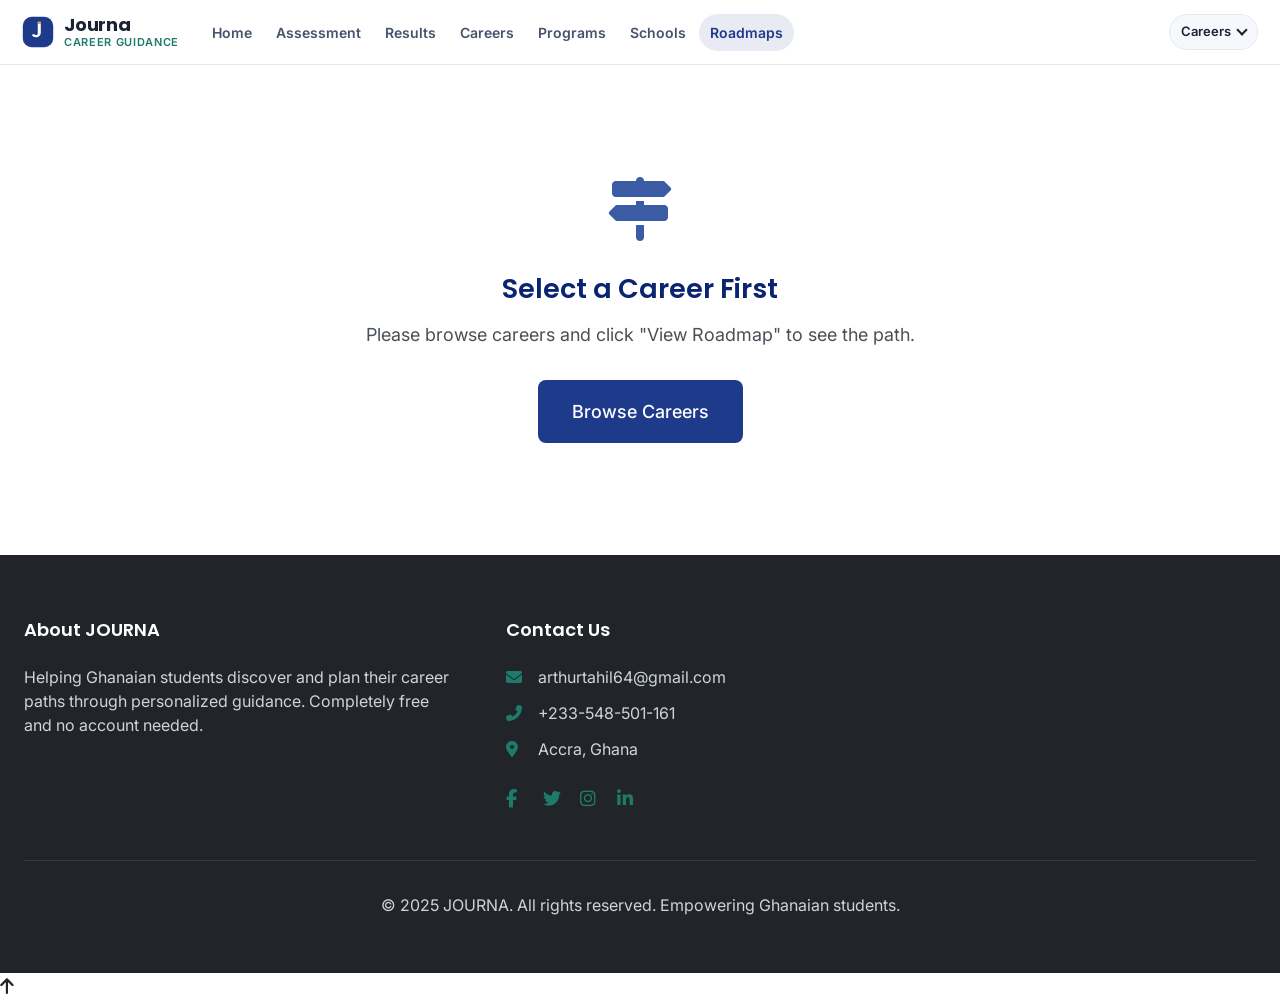
<file: career-guidance/JOURNA -Project/roadmap.html>
<!DOCTYPE html>
<html lang="en">
<head>
    <meta charset="UTF-8">
    <meta name="viewport" content="width=device-width, initial-scale=1.0">
    
    <!-- Meta Description -->
    <meta name="description" content="See the complete career roadmap from JHS to your dream career in Ghana. Step-by-step pathways for professional, technical, business, creative, and sports careers.">
    
    <!-- Open Graph (for WhatsApp, Facebook) -->
    <meta property="og:title" content="Career Roadmap - JOURNA | Your Path to Success in Ghana">
    <meta property="og:description" content="See the complete career pathway from JHS to your chosen career. Step-by-step guidance for Ghanaian students.">
    <meta property="og:image" content="https://journapath.netlify.app/assets/images/career.webp">
    <meta property="og:url" content="https://journapath.netlify.app/roadmap.html">
    <meta property="og:type" content="website">
    
    <!-- Twitter Card -->
    <meta name="twitter:card" content="summary_large_image">
    <meta name="twitter:title" content="Career Roadmap - JOURNA | Your Path to Success in Ghana">
    <meta name="twitter:description" content="See the complete career pathway from JHS to your chosen career in Ghana.">
    <meta name="twitter:image" content="https://journapath.netlify.app/assets/images/career.webp">
    <meta name="twitter:site" content="@journa_gh">
    
    <title>Career Roadmap - JOURNA</title>
    
    <!-- Favicon / App Icon -->
    <link rel="icon" type="image/png" href="assets/images/career.webp">
    <link rel="apple-touch-icon" href="assets/images/career.webp">
    
    <!-- Fonts -->
    <link rel="preconnect" href="https://fonts.googleapis.com">
    <link rel="preconnect" href="https://fonts.gstatic.com" crossorigin>
    <link href="https://fonts.googleapis.com/css2?family=Inter:wght@400;500;600;700&family=Poppins:wght@500;600;700&display=swap" rel="stylesheet">
    
    <!-- Font Awesome Icons -->
    <link rel="stylesheet" href="https://cdnjs.cloudflare.com/ajax/libs/font-awesome/6.5.1/css/all.min.css">
    
    <!-- CSS Files -->
    <link rel="stylesheet" href="css/main.css">
    
    <style>
        .roadmap-container {
            max-width: 1000px;
            margin: 0 auto;
            padding: var(--space-xl) var(--space-md);
        }
        
        .public-note {
            background: var(--gray-100);
            border-radius: var(--radius-full);
            padding: var(--space-xs) var(--space-md);
            display: inline-flex;
            align-items: center;
            gap: var(--space-xs);
            font-size: var(--text-xs);
            color: var(--text-secondary);
            margin-top: var(--space-sm);
        }
        
        .career-summary {
            background: linear-gradient(135deg, var(--primary) 0%, var(--secondary) 100%);
            border-radius: var(--radius-lg);
            padding: var(--space-xl);
            color: white;
            margin-bottom: var(--space-xl);
        }
        
        .career-name {
            font-size: var(--text-2xl);
            margin-bottom: var(--space-sm);
        }
        
        .career-category {
            display: inline-block;
            padding: 4px 12px;
            background: rgba(255,255,255,0.2);
            border-radius: var(--radius-full);
            font-size: var(--text-sm);
            margin-bottom: var(--space-md);
        }
        
        .career-description {
            opacity: 0.9;
            line-height: 1.6;
            font-size: var(--text-sm);
        }
        
        /* ========================================
           PATHWAY SELECTOR - MODERN CARDS
           ======================================== */

        .pathway-tabs {
            display: flex;
            flex-direction: column;
            gap: var(--space-sm);
            margin-bottom: var(--space-lg);
        }

        .pathway-tab {
            display: flex;
            align-items: center;
            gap: var(--space-md);
            padding: var(--space-sm) var(--space-md);
            background: white;
            border: 2px solid var(--gray-200);
            border-radius: var(--radius-lg);
            cursor: pointer;
            transition: all 0.25s cubic-bezier(0.4, 0, 0.2, 1);
            position: relative;
            overflow: hidden;
            text-decoration: none;
            width: 100%;
        }

        .pathway-tab::before {
            content: '';
            position: absolute;
            left: 0;
            top: 0;
            bottom: 0;
            width: 4px;
            background: transparent;
            transition: background 0.25s ease;
            border-radius: var(--radius-lg) 0 0 var(--radius-lg);
        }

        .pathway-tab:hover {
            border-color: var(--primary);
            transform: translateY(-1px);
            box-shadow: var(--shadow-md);
        }

        .pathway-tab.active {
            border-color: var(--primary);
            background: linear-gradient(135deg, var(--primary) 0%, var(--secondary) 100%);
            color: white;
            box-shadow: 0 8px 24px rgba(10, 36, 114, 0.25);
            transform: translateY(-2px);
        }

        .pathway-tab.active::before {
            background: var(--accent);
        }

        /* Number badge */
        .pathway-tab .path-number {
            width: 36px;
            height: 36px;
            border-radius: 50%;
            background: var(--gray-100);
            color: var(--primary-dark);
            display: flex;
            align-items: center;
            justify-content: center;
            font-weight: 700;
            font-size: 13px;
            flex-shrink: 0;
            transition: all 0.25s ease;
        }

        .pathway-tab.active .path-number {
            background: rgba(255,255,255,0.2);
            color: white;
        }

        /* Text content */
        .pathway-tab .path-info {
            flex: 1;
            min-width: 0;
            text-align: left;
        }

        .pathway-tab .path-label {
            font-size: 10px;
            font-weight: 600;
            color: var(--text-muted);
            text-transform: uppercase;
            letter-spacing: 0.03em;
            margin-bottom: 1px;
            display: block;
            transition: color 0.25s ease;
        }

        .pathway-tab.active .path-label {
            color: rgba(255,255,255,0.8);
        }

        .pathway-tab .path-title {
            font-size: var(--text-sm);
            font-weight: 600;
            color: var(--primary-dark);
            transition: color 0.25s ease;
            white-space: nowrap;
            overflow: hidden;
            text-overflow: ellipsis;
            display: block;
        }

        .pathway-tab.active .path-title {
            color: white;
        }

        /* Check indicator */
        .pathway-tab .path-check {
            width: 22px;
            height: 22px;
            border-radius: 50%;
            border: 2px solid var(--gray-300);
            display: flex;
            align-items: center;
            justify-content: center;
            flex-shrink: 0;
            transition: all 0.25s ease;
            color: transparent;
            font-size: 10px;
        }

        .pathway-tab.active .path-check {
            background: var(--accent);
            border-color: var(--accent);
            color: white;
        }

        /* Smooth timeline transition */
        #timeline {
            transition: opacity 0.2s ease;
        }

        /* Timeline */
        .timeline {
            position: relative;
            padding: var(--space-xl) 0;
        }
        
        .timeline::before {
            content: '';
            position: absolute;
            left: 30px;
            top: 0;
            bottom: 0;
            width: 4px;
            background: linear-gradient(to bottom, var(--primary), var(--secondary));
            border-radius: var(--radius-full);
        }
        
        .timeline-item {
            position: relative;
            padding-left: 80px;
            margin-bottom: var(--space-xl);
        }
        
        .timeline-marker {
            position: absolute;
            left: 18px;
            top: 0;
            width: 28px;
            height: 28px;
            background: white;
            border: 4px solid var(--primary);
            border-radius: 50%;
            z-index: 2;
        }
        
        .timeline-marker.current {
            background: var(--accent);
            border-color: var(--accent);
            animation: pulse 2s infinite;
        }
        
        @keyframes pulse {
            0% { box-shadow: 0 0 0 0 rgba(244, 162, 97, 0.7); }
            70% { box-shadow: 0 0 0 10px rgba(244, 162, 97, 0); }
            100% { box-shadow: 0 0 0 0 rgba(244, 162, 97, 0); }
        }
        
        .timeline-content {
            background: white;
            border-radius: var(--radius-lg);
            padding: var(--space-lg);
            box-shadow: var(--shadow-sm);
        }
        
        .timeline-title {
            font-size: var(--text-lg);
            color: var(--primary-dark);
            margin-bottom: var(--space-xs);
        }
        
        .timeline-period {
            font-size: var(--text-sm);
            color: var(--secondary);
            font-weight: 600;
            margin-bottom: var(--space-sm);
        }
        
        .timeline-details {
            color: var(--text-secondary);
            line-height: 1.6;
            font-size: var(--text-sm);
        }
        
        /* Duration Card */
        .duration-card {
            background: var(--gray-50);
            border-radius: var(--radius-lg);
            padding: var(--space-md) var(--space-md) var(--space-md) var(--space-md);
            margin-top: var(--space-lg);
            text-align: left;
            border-left: 4px solid var(--secondary);
            display: flex;
            align-items: center;
            gap: var(--space-sm);
        }
        
        .duration-card .duration-icon {
            flex-shrink: 0;
            font-size: var(--text-lg);
            color: var(--secondary);
        }
        
        .duration-card .duration-text {
            flex: 1;
            font-size: var(--text-base);
            color: var(--text-primary);
        }
        
        .duration-card .duration-text strong {
            color: var(--secondary);
        }
        
        .duration-card .duration-note {
            display: block;
            font-size: var(--text-xs);
            color: var(--text-muted);
            margin-top: 2px;
            font-weight: 400;
        }
        
        .next-steps {
            background: var(--primary-light);
            color: white;
            border-radius: var(--radius-lg);
            padding: var(--space-md);
            margin-top: var(--space-lg);
            text-align: center;
        }
        
        /* Requirements Card */
        .requirements-card {
            background: white;
            border-radius: var(--radius-lg);
            padding: var(--space-lg);
            box-shadow: var(--shadow-sm);
            margin-top: var(--space-xl);
        }
        
        .requirements-title {
            font-size: var(--text-lg);
            color: var(--primary-dark);
            margin-bottom: var(--space-lg);
            display: flex;
            align-items: center;
            gap: var(--space-sm);
        }
        
        .requirements-grid {
            display: grid;
            grid-template-columns: repeat(2, 1fr);
            gap: var(--space-lg);
        }
        
        .requirements-list {
            list-style: none;
        }
        
        .requirements-list li {
            display: flex;
            align-items: center;
            gap: var(--space-sm);
            padding: var(--space-xs) 0;
            color: var(--text-secondary);
            font-size: var(--text-sm);
        }
        
        .requirements-list i {
            color: var(--secondary);
        }
        
        /* Program Options */
        .program-options-card {
            background: white;
            border-radius: var(--radius-lg);
            padding: var(--space-lg);
            box-shadow: var(--shadow-sm);
            margin-top: var(--space-xl);
            border: 1px solid var(--border-color-light);
        }
        
        .program-option {
            margin-bottom: var(--space-sm);
            padding: var(--space-sm);
            background: var(--gray-50);
            border-radius: var(--radius-md);
            border-left: 3px solid var(--primary);
        }
        
        .program-option.recommended {
            border-left-color: var(--secondary);
            background: linear-gradient(to right, var(--gray-50), white);
        }
        
        .program-option-header {
            display: flex;
            justify-content: space-between;
            align-items: center;
            margin-bottom: var(--space-xs);
        }
        
        .program-option-name {
            font-weight: 600;
            color: var(--primary-dark);
        }
        
        .program-option-badge {
            padding: 2px 8px;
            border-radius: var(--radius-full);
            font-size: var(--text-xs);
            font-weight: 500;
        }
        
        .badge-recommended {
            background: var(--secondary);
            color: white;
        }
        
        .badge-alternative {
            background: var(--primary-light);
            color: white;
        }
        
        .action-buttons {
            display: flex;
            gap: var(--space-md);
            margin-top: var(--space-xl);
        }
        
        .action-btn {
            flex: 1;
            padding: var(--space-md);
            border-radius: var(--radius-md);
            font-weight: 600;
            text-align: center;
            text-decoration: none;
            transition: all var(--transition-fast);
            font-size: var(--text-sm);
            cursor: pointer;
            border: none;
        }
        
        .action-btn.primary {
            background: linear-gradient(135deg, var(--primary) 0%, var(--secondary) 100%);
            color: white;
        }
        
        .action-btn.primary:hover {
            transform: translateY(-2px);
            box-shadow: var(--shadow-lg);
        }
        
        .action-btn.secondary {
            background: white;
            color: var(--primary);
            border: 2px solid var(--primary);
        }
        
        .action-btn.secondary:hover {
            background: var(--primary);
            color: white;
        }
        
        /* ========================================
           DESKTOP: Side-by-side cards (COMPACT)
           ======================================== */
        @media (min-width: 769px) {
            .pathway-tabs {
                flex-direction: row;
                gap: var(--space-sm);
            }

            .pathway-tab {
                flex: 1;
                flex-direction: row;
                text-align: left;
                padding: var(--space-sm) var(--space-md);
                gap: var(--space-sm);
                min-height: 56px;
            }

            .pathway-tab::before {
                width: 4px;
                height: 100%;
                top: 0;
                bottom: 0;
                left: 0;
                border-radius: var(--radius-lg) 0 0 var(--radius-lg);
            }

            .pathway-tab .path-number {
                width: 36px;
                height: 36px;
                font-size: 13px;
            }

            .pathway-tab .path-info {
                text-align: left;
            }

            .pathway-tab .path-title {
                font-size: var(--text-sm);
                white-space: nowrap;
            }

            .pathway-tab .path-label {
                font-size: 9px;
            }

            .pathway-tab .path-check {
                width: 20px;
                height: 20px;
                font-size: 9px;
            }
        }

        /* Responsive */
        @media (max-width: 768px) {
            .timeline::before {
                left: 20px;
            }
            
            .timeline-item {
                padding-left: 60px;
            }
            
            .timeline-marker {
                left: 8px;
                width: 24px;
                height: 24px;
            }
            
            .requirements-grid {
                grid-template-columns: 1fr;
            }
            
            .action-buttons {
                flex-direction: column;
            }
            
            .pathway-tab {
                padding: var(--space-xs) var(--space-sm);
                gap: var(--space-sm);
            }
            
            .pathway-tab .path-number {
                width: 32px;
                height: 32px;
                font-size: 12px;
            }
            
            .pathway-tab .path-label {
                font-size: 9px;
            }
            
            .pathway-tab .path-title {
                font-size: var(--text-xs);
            }
            
            .duration-card {
                padding: var(--space-sm);
                gap: var(--space-xs);
            }
            
            .duration-card .duration-icon {
                font-size: var(--text-base);
            }
            
            .duration-card .duration-text {
                font-size: var(--text-sm);
            }
        }
        
        @media (max-width: 480px) {
            .pathway-tab {
                padding: var(--space-xs) var(--space-sm);
            }
            
            .pathway-tab .path-number {
                width: 28px;
                height: 28px;
                font-size: 11px;
            }
            
            .pathway-tab .path-label {
                font-size: 8px;
            }
            
            .pathway-tab .path-title {
                font-size: 11px;
            }
        }
    </style>
    <meta name="theme-color" content="#1E3A8A">
    <link rel="manifest" href="../../manifest.webmanifest">
    <link rel="icon" type="image/png" href="../../assets/journa/icons/favicon-32.png">
    <link rel="apple-touch-icon" href="../../assets/journa/icons/apple-touch-icon.png">
    <link rel="stylesheet" href="../../assets/journa/shell.css">
</head>
<body data-journa-service="career" data-journa-page="roadmaps">
    <!-- Navigation -->
    <nav class="navbar">
        <div class="container navbar-container">
            <a href="index.html" class="logo">
                <img src="assets/images/career.webp" alt="JOURNA" width="60" height="60" loading="lazy">
            </a>
            <div class="nav-links" id="navLinks">
                <!-- Will be populated by header-renderer.js -->
            </div>
            <button class="mobile-menu-toggle" id="mobileMenuToggle" aria-label="Toggle navigation menu">
                <i class="fas fa-bars"></i>
            </button>
        </div>
    </nav>

    <!-- Mobile Navigation -->
    <div class="mobile-nav" id="mobileNav">
        <button class="mobile-close-btn" id="mobileCloseBtn" aria-label="Close navigation menu">
            <i class="fas fa-times"></i>
        </button>
        <div id="mobileNavLinks">
            <!-- Will be populated by header-renderer.js -->
        </div>
    </div>
    
    <!-- Mobile Overlay -->
    <div class="mobile-overlay" id="mobileOverlay"></div>
    <main id="main">

    <div class="roadmap-container">
        <!-- No Career Selected -->
        <div id="noCareerSelected" style="display: none; text-align: center; padding: var(--space-2xl);">
            <i class="fas fa-map-signs" style="font-size: 64px; color: var(--primary-light); margin-bottom: var(--space-lg);"></i>
            <h2 style="color: var(--primary-dark); margin-bottom: var(--space-sm);">Select a Career First</h2>
            <p style="color: var(--text-secondary); margin-bottom: var(--space-lg);">Please browse careers and click "View Roadmap" to see the path.</p>
            <a href="career-library.html" class="btn btn-primary">Browse Careers</a>
        </div>

        <!-- Loading State -->
        <div id="loadingState" style="text-align: center; padding: var(--space-2xl);">
            <i class="fas fa-spinner fa-spin" style="font-size: 48px; color: var(--primary);"></i>
            <p style="margin-top: var(--space-md);">Loading roadmap...</p>
        </div>

        <!-- Content State -->
        <div id="contentState" style="display: none;">
            <div class="public-note">
                <i class="fas fa-road"></i> Your roadmap to success in Ghana
            </div>

            <div class="career-summary" id="careerSummary"></div>
            
            <!-- Pathway Tabs -->
            <div id="pathwayLabel" style="display: none; font-size: 12px; font-weight: 600; color: var(--text-muted); text-transform: uppercase; letter-spacing: 0.03em; margin-bottom: 12px;">
                <i class="fas fa-route" style="margin-right: 6px;"></i>Choose your pathway
            </div>
            <div id="pathwayTabs" class="pathway-tabs" style="display: none;"></div>
            
            <!-- Timeline -->
            <div class="timeline" id="timeline"></div>
            
            <!-- Duration Card -->
            <div id="durationCard" class="duration-card" style="display: none;"></div>
            
            <!-- Next Steps -->
            <div id="nextStepsCard" class="next-steps" style="display: none;"></div>
            
            <!-- Requirements Card -->
            <div class="requirements-card" id="requirements"></div>
            
            <!-- Program Options -->
            <div class="program-options-card" id="programOptions">
                <h3><i class="fas fa-graduation-cap"></i> Recommended Programs</h3>
                <div id="programOptionsContainer"></div>
            </div>

            <div class="action-buttons">
                <a href="assessment.html" class="action-btn primary">
                    <i class="fas fa-compass"></i> Take Assessment
                </a>
                <button class="action-btn secondary" id="downloadRoadmapBtn">
                    <i class="fas fa-download"></i> Save as Text
                </button>
            </div>
        </div>

        <!-- Error State -->
        <div id="errorState" style="display: none; text-align: center; padding: var(--space-2xl);">
            <i class="fas fa-exclamation-triangle" style="font-size: 64px; color: var(--danger);"></i>
            <h3 style="margin: var(--space-md) 0;">Career Not Found</h3>
            <p style="color: var(--text-secondary); margin-bottom: var(--space-lg);">The career you're looking for doesn't exist.</p>
            <a href="career-library.html" class="btn btn-primary">Browse Careers</a>
        </div>
    </div>

    <!-- JavaScript - Frontend-only modules -->
    <script type="module">
        import { initHeader } from './js/header-renderer.js';
        import { showNotification } from './js/utils.js';
        import { getCareerById, getCategoryName } from './js/config.js';
        import { getRoadmapForCareer } from './js/roadmap-data.js';

        // Initialize header
        initHeader();

        const urlParams = new URLSearchParams(window.location.search);
        const careerId = urlParams.get('career');

        // DOM Elements
        const noCareerSelected = document.getElementById('noCareerSelected');
        const loadingState = document.getElementById('loadingState');
        const contentState = document.getElementById('contentState');
        const errorState = document.getElementById('errorState');
        const pathwayTabsDiv = document.getElementById('pathwayTabs');
        const timelineDiv = document.getElementById('timeline');
        const durationCardDiv = document.getElementById('durationCard');
        const nextStepsCardDiv = document.getElementById('nextStepsCard');

        let currentPathwayIndex = 0;
        let currentRoadmap = null;
        let currentCareer = null;

        // Helper: clean duration string to remove calculation
        function cleanDuration(durationStr) {
            if (!durationStr) return '';
            if (durationStr.includes('=')) {
                const parts = durationStr.split('=');
                return parts[parts.length - 1].trim();
            }
            return durationStr;
        }

        // If no career ID, show selection message
        if (!careerId) {
            noCareerSelected.style.display = 'block';
            loadingState.style.display = 'none';
        } else {
            loadCareer(parseInt(careerId));
        }

        // Load career data
        function loadCareer(id) {
            const career = getCareerById(id);
            
            if (!career) {
                loadingState.style.display = 'none';
                errorState.style.display = 'block';
                return;
            }
            
            currentCareer = career;
            loadingState.style.display = 'none';
            contentState.style.display = 'block';
            
            displayCareer(career);
            displayProgramOptions(career);
            
            currentRoadmap = getRoadmapForCareer(career.name);
            
            if (currentRoadmap && currentRoadmap.pathways && currentRoadmap.pathways.length > 1) {
                pathwayTabsDiv.style.display = 'flex';
                displayPathwayTabs();
                displayPathway(0);
            } 
            else if (currentRoadmap && currentRoadmap.pathways && currentRoadmap.pathways.length === 1) {
                pathwayTabsDiv.style.display = 'none';
                const labelDiv = document.getElementById('pathwayLabel');
                if (labelDiv) labelDiv.style.display = 'none';
                displaySinglePathwayWithSteps(currentRoadmap);
            } 
            else if (currentRoadmap && currentRoadmap.steps) {
                pathwayTabsDiv.style.display = 'none';
                const labelDiv = document.getElementById('pathwayLabel');
                if (labelDiv) labelDiv.style.display = 'none';
                displaySinglePathway(currentRoadmap);
            } 
            else {
                pathwayTabsDiv.style.display = 'none';
                const labelDiv = document.getElementById('pathwayLabel');
                if (labelDiv) labelDiv.style.display = 'none';
                timelineDiv.innerHTML = '<p class="text-muted">Roadmap information coming soon.</p>';
            }
        }

        // Display pathway tabs (modern card design)
        function displayPathwayTabs() {
            const pathways = currentRoadmap.pathways;
            if (!pathways || pathways.length <= 1) return;

            // Show the label
            const labelDiv = document.getElementById('pathwayLabel');
            if (labelDiv) labelDiv.style.display = 'block';

            pathwayTabsDiv.innerHTML = pathways.map((pathway, index) => `
                <button class="pathway-tab ${index === currentPathwayIndex ? 'active' : ''}" 
                        data-pathway="${index}" aria-pressed="${index === currentPathwayIndex}">
                    <span class="path-number">${index + 1}</span>
                    <span class="path-info">
                        <span class="path-label">Pathway ${index + 1}</span>
                        <span class="path-title">${pathway.title || 'Standard'}</span>
                    </span>
                    <span class="path-check"><i class="fas fa-check"></i></span>
                </button>
            `).join('');

            // Attach click listeners
            document.querySelectorAll('.pathway-tab').forEach(btn => {
                btn.addEventListener('click', (e) => {
                    const index = parseInt(e.currentTarget.dataset.pathway);
                    if (!isNaN(index) && index !== currentPathwayIndex) {
                        // Fade out timeline briefly for smooth transition
                        timelineDiv.style.opacity = '0';

                        setTimeout(() => {
                            document.querySelectorAll('.pathway-tab').forEach((tab, i) => {
                                const isActive = i === index;
                                tab.classList.toggle('active', isActive);
                                tab.setAttribute('aria-pressed', isActive);
                            });
                            currentPathwayIndex = index;
                            displayPathway(currentPathwayIndex);
                            timelineDiv.style.opacity = '1';
                        }, 150);
                    }
                });
            });
        }

        // Display a specific pathway
        function displayPathway(index) {
            const pathway = currentRoadmap.pathways[index];
            if (!pathway) return;
            
            const stepsHtml = pathway.steps.map((step, stepIndex) => `
                <div class="timeline-item">
                    <div class="timeline-marker ${stepIndex === 0 ? 'current' : ''}"></div>
                    <div class="timeline-content">
                        <h3 class="timeline-title">${step.stage || step.title}</h3>
                        <div class="timeline-period">${step.duration}</div>
                        <p class="timeline-details">${step.description}</p>
                    </div>
                </div>
            `).join('');
            
            timelineDiv.innerHTML = stepsHtml;
            
            if (pathway.totalDuration) {
                const cleaned = cleanDuration(pathway.totalDuration);
                durationCardDiv.style.display = 'flex';
                durationCardDiv.innerHTML = `
                    <span class="duration-icon"><i class="fas fa-clock"></i></span>
                    <span class="duration-text">
                        <strong>Total Duration from JHS 1:</strong> ${cleaned}
                        <span class="duration-note">You may have already completed some of these years.</span>
                    </span>
                `;
            } else {
                durationCardDiv.style.display = 'none';
            }
            
            if (pathway.nextSteps) {
                nextStepsCardDiv.style.display = 'block';
                nextStepsCardDiv.innerHTML = `<strong>📋 Next Steps:</strong> ${pathway.nextSteps}`;
            } else {
                nextStepsCardDiv.style.display = 'none';
            }
        }

        // Display single pathway with steps
        function displaySinglePathwayWithSteps(roadmap) {
            const pathway = roadmap.pathways[0];
            const stepsHtml = pathway.steps.map((step, stepIndex) => `
                <div class="timeline-item">
                    <div class="timeline-marker ${stepIndex === 0 ? 'current' : ''}"></div>
                    <div class="timeline-content">
                        <h3 class="timeline-title">${step.stage || step.title}</h3>
                        <div class="timeline-period">${step.duration}</div>
                        <p class="timeline-details">${step.description}</p>
                    </div>
                </div>
            `).join('');
            
            timelineDiv.innerHTML = stepsHtml;
            
            if (pathway.totalDuration) {
                const cleaned = cleanDuration(pathway.totalDuration);
                durationCardDiv.style.display = 'flex';
                durationCardDiv.innerHTML = `
                    <span class="duration-icon"><i class="fas fa-clock"></i></span>
                    <span class="duration-text">
                        <strong>Total Duration from JHS 1:</strong> ${cleaned}
                        <span class="duration-note">You may have already completed some of these years.</span>
                    </span>
                `;
            } else {
                durationCardDiv.style.display = 'none';
            }
            
            if (pathway.nextSteps) {
                nextStepsCardDiv.style.display = 'block';
                nextStepsCardDiv.innerHTML = `<strong>📋 Next Steps:</strong> ${pathway.nextSteps}`;
            } else {
                nextStepsCardDiv.style.display = 'none';
            }
        }

        // Display single pathway (no tabs) - legacy format
        function displaySinglePathway(roadmap) {
            const stepsHtml = roadmap.steps.map((step, stepIndex) => `
                <div class="timeline-item">
                    <div class="timeline-marker ${stepIndex === 0 ? 'current' : ''}"></div>
                    <div class="timeline-content">
                        <h3 class="timeline-title">${step.title}</h3>
                        <div class="timeline-period">${step.period}</div>
                        <p class="timeline-details">${step.description}</p>
                    </div>
                </div>
            `).join('');
            
            timelineDiv.innerHTML = stepsHtml;
            
            if (roadmap.duration) {
                const cleaned = cleanDuration(roadmap.duration);
                durationCardDiv.style.display = 'flex';
                durationCardDiv.innerHTML = `
                    <span class="duration-icon"><i class="fas fa-clock"></i></span>
                    <span class="duration-text">
                        <strong>Total Duration from JHS 1:</strong> ${cleaned}
                        <span class="duration-note">You may have already completed some of these years.</span>
                    </span>
                `;
            } else {
                durationCardDiv.style.display = 'none';
            }
            
            if (roadmap.nextSteps) {
                nextStepsCardDiv.style.display = 'block';
                nextStepsCardDiv.innerHTML = `<strong>📋 Next Steps:</strong> ${roadmap.nextSteps}`;
            } else {
                nextStepsCardDiv.style.display = 'none';
            }
        }

        // Display career summary
        function displayCareer(career) {
            document.getElementById('careerSummary').innerHTML = `
                <h1 class="career-name">${career.name}</h1>
                <span class="career-category">${getCategoryName(career.category)}</span>
                <p class="career-description">${career.description}</p>
            `;
            
            document.getElementById('requirements').innerHTML = `
                <h3 class="requirements-title">
                    <i class="fas fa-clipboard-check"></i>
                    What You'll Need
                </h3>
                <div class="requirements-grid">
                    <div>
                        <h4 style="margin-bottom: var(--space-sm);">Recommended Subjects</h4>
                        <ul class="requirements-list">
                            ${(career.subjects || []).map(s => `
                                <li><i class="fas fa-check-circle"></i> ${s}</li>
                            `).join('')}
                            ${(!career.subjects || career.subjects.length === 0) ? 
                                '<li><i class="fas fa-info-circle"></i> Focus on core subjects: English, Math, Science</li>' : ''}
                        </ul>
                    </div>
                    <div>
                        <h4 style="margin-bottom: var(--space-sm);">Key Skills</h4>
                        <ul class="requirements-list">
                            ${(career.skills || []).map(s => `
                                <li><i class="fas fa-check-circle"></i> ${s}</li>
                            `).join('')}
                            ${(!career.skills || career.skills.length === 0) ? 
                                '<li><i class="fas fa-info-circle"></i> Develop skills through practice and education</li>' : ''}
                        </ul>
                    </div>
                </div>
            `;
        }

        // Display program options from career-specific data
        function displayProgramOptions(career) {
            const container = document.getElementById('programOptionsContainer');
            
            if (!career.programs || (!career.programs.primary && !career.programs.secondary)) {
                container.innerHTML = `<p style="color: var(--text-muted);">No specific program recommendations available for this career.</p>`;
                return;
            }
            
            const primaryPrograms = (career.programs.primary || []).map(name => ({ name, priority: 1 }));
            const secondaryPrograms = (career.programs.secondary || []).map(name => ({ name, priority: 2 }));
            const allPrograms = [...primaryPrograms, ...secondaryPrograms];
            
            if (allPrograms.length === 0) {
                container.innerHTML = `<p style="color: var(--text-muted);">No specific program recommendations available for this career.</p>`;
                return;
            }
            
            container.innerHTML = allPrograms.map(program => `
                <div class="program-option ${program.priority === 1 ? 'recommended' : ''}">
                    <div class="program-option-header">
                        <span class="program-option-name">${program.name}</span>
                        <span class="program-option-badge ${program.priority === 1 ? 'badge-recommended' : 'badge-alternative'}">
                            ${program.priority === 1 ? 'Recommended' : 'Alternative'}
                        </span>
                    </div>
                </div>
            `).join('');
        }

        // Download roadmap as text
        document.getElementById('downloadRoadmapBtn')?.addEventListener('click', () => {
            if (!currentCareer) return;
            
            let content = `JOURNA Career Roadmap\n`;
            content += `====================\n\n`;
            content += `Career: ${currentCareer.name}\n`;
            content += `Category: ${getCategoryName(currentCareer.category)}\n`;
            content += `Description: ${currentCareer.description}\n\n`;
            
            if (currentRoadmap && currentRoadmap.pathways && currentRoadmap.pathways.length > 1) {
                content += `Pathways Available: ${currentRoadmap.pathways.length}\n`;
                content += `=================================\n\n`;
                
                currentRoadmap.pathways.forEach((pathway, idx) => {
                    content += `PATHWAY ${idx + 1}: ${pathway.title || 'Standard'}\n`;
                    content += `${'-'.repeat(40)}\n`;
                    
                    pathway.steps.forEach((step, stepIdx) => {
                        content += `${stepIdx + 1}. ${step.stage || step.title}\n`;
                        content += `   Duration: ${step.duration}\n`;
                        content += `   ${step.description}\n\n`;
                    });
                    
                    if (pathway.totalDuration) {
                        const cleaned = cleanDuration(pathway.totalDuration);
                        content += `Total Duration: ${cleaned}\n`;
                    }
                    if (pathway.nextSteps) {
                        content += `Next Steps: ${pathway.nextSteps}\n`;
                    }
                    content += `\n`;
                });
            } else if (currentRoadmap && currentRoadmap.pathways && currentRoadmap.pathways.length === 1) {
                const pathway = currentRoadmap.pathways[0];
                content += `Roadmap:\n`;
                content += `--------\n`;
                pathway.steps.forEach((step, idx) => {
                    content += `${idx + 1}. ${step.stage || step.title} (${step.duration})\n`;
                    content += `   ${step.description}\n\n`;
                });
                if (pathway.totalDuration) {
                    const cleaned = cleanDuration(pathway.totalDuration);
                    content += `Total Duration: ${cleaned}\n`;
                }
                if (pathway.nextSteps) {
                    content += `Next Steps: ${pathway.nextSteps}\n`;
                }
            } else if (currentRoadmap && currentRoadmap.steps) {
                content += `Roadmap:\n`;
                content += `--------\n`;
                currentRoadmap.steps.forEach((step, idx) => {
                    content += `${idx + 1}. ${step.title} (${step.period})\n`;
                    content += `   ${step.description}\n\n`;
                });
                if (currentRoadmap.duration) {
                    const cleaned = cleanDuration(currentRoadmap.duration);
                    content += `Total Duration: ${cleaned}\n`;
                }
                if (currentRoadmap.nextSteps) {
                    content += `Next Steps: ${currentRoadmap.nextSteps}\n`;
                }
            }
            
            const blob = new Blob([content], { type: 'text/plain' });
            const url = window.URL.createObjectURL(blob);
            const a = document.createElement('a');
            a.href = url;
            a.download = `${currentCareer.name.replace(/\s+/g, '-')}-roadmap.txt`;
            a.click();
            window.URL.revokeObjectURL(url);
            
            showNotification('Roadmap downloaded!', 'success');
        });
    </script>

<!-- Footer -->
</main>
<div id="footer-placeholder"></div>
<script src="js/footer.js"></script>

    <!-- Scroll to Top Button - Improved -->
    <script>
        (function() {
            const btn = document.createElement('button');
            btn.id = 'scrollTopBtn';
            btn.className = 'scroll-top-btn';
            btn.innerHTML = '<i class="fas fa-arrow-up"></i>';
            btn.setAttribute('aria-label', 'Scroll to top');
            document.body.appendChild(btn);

            let hideTimeout;
            let isVisible = false;

            const showButton = () => {
                if (!isVisible) {
                    btn.classList.add('visible');
                    isVisible = true;
                }
                clearTimeout(hideTimeout);
                hideTimeout = setTimeout(() => {
                    btn.classList.remove('visible');
                    isVisible = false;
                }, 1500);
            };

            const toggleVisibility = () => {
                if (window.scrollY > 300) {
                    showButton();
                } else {
                    btn.classList.remove('visible');
                    isVisible = false;
                    clearTimeout(hideTimeout);
                }
            };

            window.addEventListener('scroll', toggleVisibility, { passive: true });
            window.addEventListener('load', toggleVisibility);

            btn.addEventListener('click', () => {
                window.scrollTo({ top: 0, behavior: 'smooth' });
                btn.classList.remove('visible');
                isVisible = false;
                clearTimeout(hideTimeout);
            });

            btn.addEventListener('mousedown', (e) => {
                e.preventDefault();
            });
        })();
    </script>
    <script type="module" src="../../assets/journa/shell.js"></script>
</body>
</html>
</file>
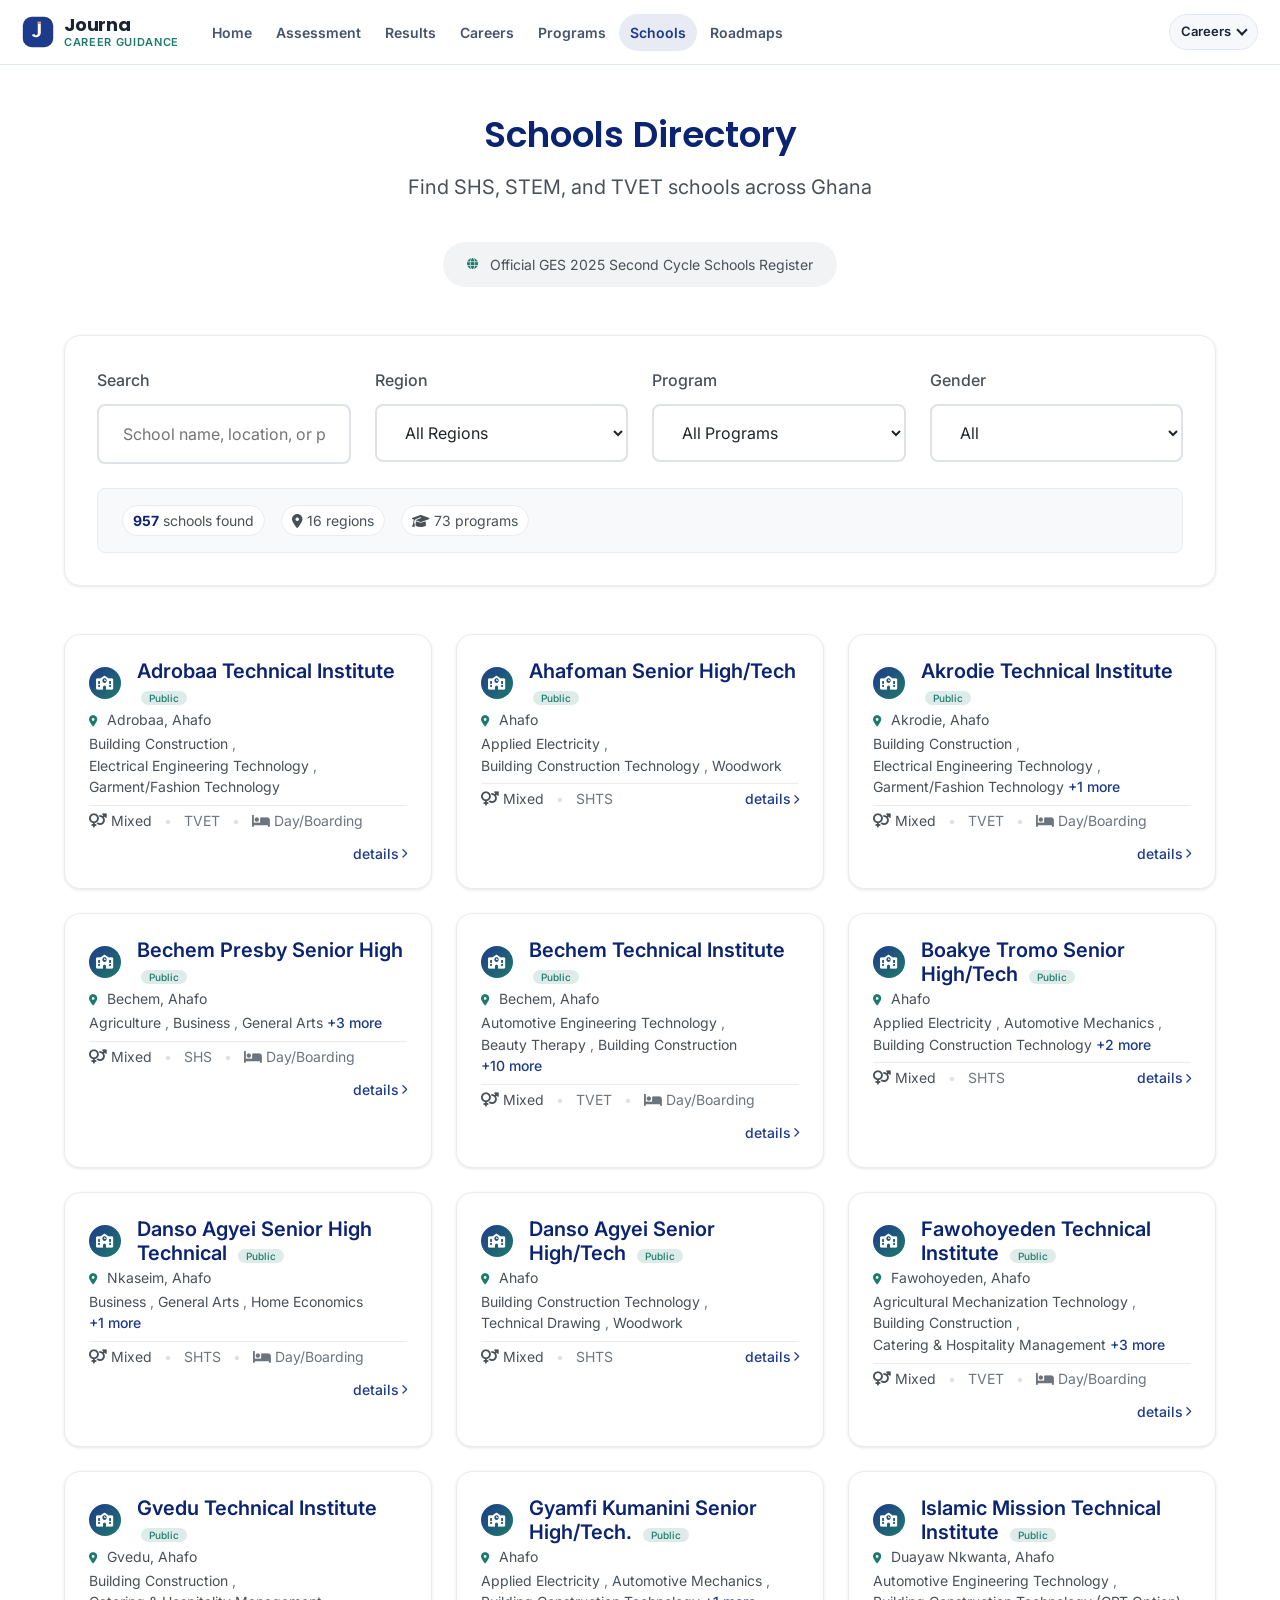
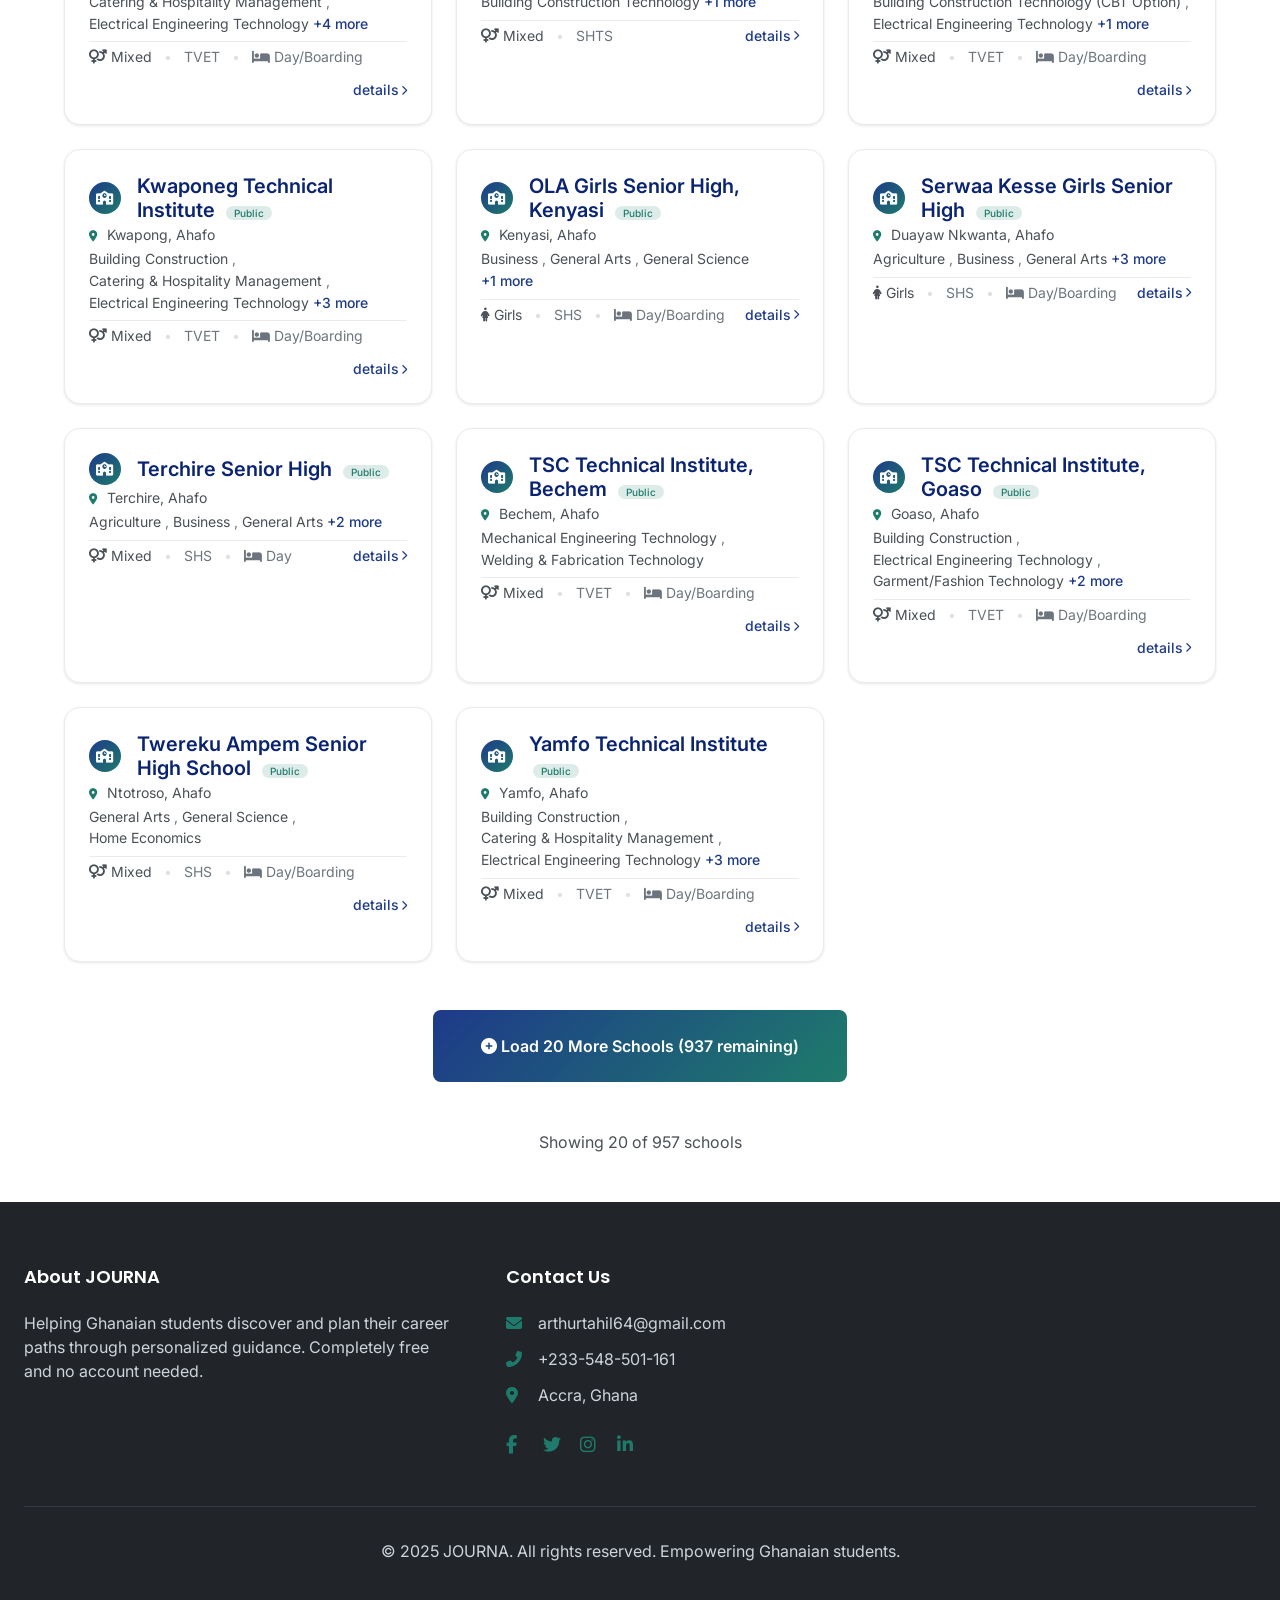
<file: career-guidance/JOURNA -Project/schools.html>
<!DOCTYPE html>
<html lang="en">
<head>
    <meta charset="UTF-8">
    <meta name="viewport" content="width=device-width, initial-scale=1.0">
    
    <!-- Meta Description -->
    <meta name="description" content="Find SHS, STEM, and TVET schools across all 16 regions of Ghana. Browse the official GES 2025 Second Cycle Schools Register with JOURNA.">
    
    <!-- Open Graph (for WhatsApp, Facebook) -->
    <meta property="og:title" content="Schools Directory - JOURNA | Find Schools in Ghana">
    <meta property="og:description" content="Browse SHS, STEM, and TVET schools across all 16 regions of Ghana. Find the right school for your career goals.">
    <meta property="og:image" content="https://journapath.netlify.app/assets/images/career.webp">
    <meta property="og:url" content="https://journapath.netlify.app/schools.html">
    <meta property="og:type" content="website">
    
    <!-- Twitter Card -->
    <meta name="twitter:card" content="summary_large_image">
    <meta name="twitter:title" content="Schools Directory - JOURNA | Find Schools in Ghana">
    <meta name="twitter:description" content="Browse SHS, STEM, and TVET schools across all 16 regions of Ghana.">
    <meta name="twitter:image" content="https://journapath.netlify.app/assets/images/career.webp">
    <meta name="twitter:site" content="@journa_gh">
    
    <title>Schools Directory - JOURNA</title>
    
    <!-- Favicon / App Icon -->
    <link rel="icon" type="image/png" href="assets/images/career.webp">
    <link rel="apple-touch-icon" href="assets/images/career.webp">
    
    <!-- Fonts -->
    <link rel="preconnect" href="https://fonts.googleapis.com">
    <link rel="preconnect" href="https://fonts.gstatic.com" crossorigin>
    <link href="https://fonts.googleapis.com/css2?family=Inter:wght@400;500;600;700&family=Poppins:wght@500;600;700&display=swap" rel="stylesheet">
    
    <!-- Font Awesome Icons -->
    <link rel="stylesheet" href="https://cdnjs.cloudflare.com/ajax/libs/font-awesome/6.5.1/css/all.min.css">
    
    <!-- CSS Files -->
    <link rel="stylesheet" href="css/main.css">
    
    <style>
        /* ========================================
           Schools Page - Custom Styles
           ======================================== */
        .schools-container {
            max-width: 1200px;
            margin: 0 auto;
            padding: var(--space-xl) var(--space-md);
        }
        
        .schools-header {
            text-align: center;
            margin-bottom: var(--space-xl);
        }
        
        .schools-title {
            font-size: var(--text-2xl);
            color: var(--primary-dark);
            margin-bottom: var(--space-sm);
        }
        
        .schools-subtitle {
            color: var(--text-secondary);
            font-size: var(--text-md);
        }
        
        .public-note {
            background: var(--gray-100);
            border-radius: var(--radius-full);
            padding: var(--space-xs) var(--space-md);
            display: inline-flex;
            align-items: center;
            gap: var(--space-xs);
            font-size: var(--text-xs);
            color: var(--text-secondary);
            margin-top: var(--space-sm);
            white-space: nowrap;
        }
        
        @media (max-width: 480px) {
            .public-note {
                white-space: normal;
                gap: 4px;
                padding: var(--space-xs) var(--space-sm);
                font-size: 10px;
            }
        }
        
        .public-note i {
            color: var(--secondary);
            font-size: 11px;
        }
        
        /* Context Banner */
        .context-banner {
            background: linear-gradient(135deg, var(--primary) 0%, var(--secondary) 100%);
            border-radius: var(--radius-lg);
            padding: var(--space-lg);
            color: white;
            margin-bottom: var(--space-xl);
            display: none;
        }
        
        .context-banner h2 {
            color: white;
            margin-bottom: var(--space-xs);
            font-size: var(--text-lg);
        }
        
        .context-banner p {
            opacity: 0.9;
            margin-bottom: 0;
            font-size: var(--text-sm);
        }
        
        .context-banner .program-tags {
            display: flex;
            flex-wrap: wrap;
            gap: var(--space-xs);
            margin-top: var(--space-sm);
        }
        
        .context-banner .program-tag {
            padding: 4px 12px;
            background: rgba(255,255,255,0.2);
            border-radius: var(--radius-full);
            font-size: var(--text-xs);
        }
        
        /* Filter Section - Cleaner, without icons on labels */
        .filter-section {
            background: white;
            border-radius: var(--radius-lg);
            padding: var(--space-lg);
            box-shadow: var(--shadow-sm);
            margin-bottom: var(--space-xl);
            border: 1px solid var(--border-color-light);
        }
        
        .filter-row {
            display: flex;
            flex-wrap: wrap;
            gap: var(--space-md);
            margin-bottom: var(--space-md);
        }
        
        .filter-group {
            flex: 1;
            min-width: 150px;
        }
        
        .filter-group label {
            display: block;
            font-size: var(--text-sm);
            font-weight: 500;
            color: var(--text-secondary);
            margin-bottom: var(--space-xs);
        }
        
        .filter-group input,
        .filter-group select {
            width: 100%;
            padding: var(--space-sm) var(--space-md);
            border: 2px solid var(--border-color);
            border-radius: var(--radius-md);
            font-size: var(--text-sm);
            background: white;
            transition: all var(--transition-fast);
        }
        
        .filter-group input:focus,
        .filter-group select:focus {
            border-color: var(--primary);
            outline: none;
            box-shadow: 0 0 0 3px rgba(30, 58, 138, 0.1);
        }
        
        /* Stats Bar - This is the scroll target */
        .stats-bar {
            display: flex;
            flex-wrap: wrap;
            gap: var(--space-sm);
            background: var(--gray-50);
            border-radius: var(--radius-md);
            padding: var(--space-sm) var(--space-md);
            margin-top: var(--space-sm);
            border: 1px solid var(--border-color-light);
            scroll-margin-top: 80px;
        }
        
        .stats-bar .stat-item {
            display: flex;
            align-items: center;
            gap: 4px;
            font-size: var(--text-xs);
            color: var(--text-secondary);
            background: white;
            padding: 4px 10px;
            border-radius: var(--radius-full);
            border: 1px solid var(--border-color-light);
        }
        
        .stats-bar .stat-item strong {
            color: var(--primary-dark);
        }
        
        /* ========================================
           SCHOOL CARDS - REDESIGNED (compact)
           ======================================== */
        .schools-grid {
            display: grid;
            grid-template-columns: repeat(auto-fill, minmax(320px, 1fr));
            gap: var(--space-md);
        }
        
        .school-card {
            background: white;
            border-radius: var(--radius-lg);
            padding: var(--space-md);
            box-shadow: var(--shadow-sm);
            border: 1px solid var(--border-color-light);
            transition: all var(--transition-base);
            cursor: pointer;
            display: flex;
            flex-direction: column;
        }
        
        .school-card:hover {
            transform: translateY(-4px);
            box-shadow: var(--shadow-lg);
            border-color: var(--primary-light);
        }
        
        .school-card .school-header {
            display: flex;
            align-items: center;
            gap: var(--space-sm);
            margin-bottom: 2px;
        }
        
        .school-card .school-icon {
            width: 32px;
            height: 32px;
            background: linear-gradient(135deg, var(--primary) 0%, var(--secondary) 100%);
            border-radius: var(--radius-full);
            display: flex;
            align-items: center;
            justify-content: center;
            color: white;
            font-size: 14px;
            flex-shrink: 0;
        }
        
        .school-card .school-name {
            font-size: var(--text-md);
            color: var(--primary-dark);
            font-weight: 600;
            line-height: 1.2;
            flex: 1;
        }
        
        .school-card .school-code {
            font-size: var(--text-xs);
            color: var(--text-muted);
            font-weight: 400;
            margin-left: 2px;
        }
        
        .school-card .school-type-badge {
            display: inline-block;
            padding: 1px 8px;
            border-radius: var(--radius-full);
            font-size: 10px;
            font-weight: 500;
            margin-left: 4px;
            flex-shrink: 0;
        }
        
        .school-card .school-type-badge.public {
            background: rgba(30, 123, 107, 0.15);
            color: var(--secondary);
        }
        
        .school-card .school-type-badge.private {
            background: rgba(244, 162, 97, 0.15);
            color: var(--accent-dark);
        }
        
        .school-card .school-location {
            font-size: var(--text-xs);
            color: var(--text-secondary);
            margin-bottom: 4px;
        }
        
        .school-card .school-location i {
            color: var(--secondary);
            width: 14px;
            font-size: 11px;
        }
        
        .school-card .school-programs {
            display: flex;
            flex-wrap: wrap;
            align-items: baseline;
            gap: 2px 4px;
            font-size: var(--text-xs);
            color: var(--text-secondary);
            margin-bottom: 4px;
            line-height: 1.4;
        }
        
        .school-card .program-name {
            color: var(--text-secondary);
        }
        
        .school-card .program-comma {
            color: var(--text-muted);
        }
        
        .school-card .program-more {
            color: var(--primary);
            font-weight: 500;
            cursor: pointer;
        }
        
        .school-card .program-more:hover {
            text-decoration: underline;
        }
        
        .school-card .school-status {
            font-size: var(--text-xs);
            color: var(--text-muted);
            margin-bottom: 4px;
        }
        
        .school-card .school-status i {
            color: var(--secondary);
            width: 14px;
            font-size: 11px;
        }
        
        .school-card .school-footer {
            display: flex;
            align-items: center;
            gap: var(--space-xs);
            margin-top: 4px;
            padding-top: 4px;
            border-top: 1px solid var(--border-color-light);
            flex-wrap: wrap;
            font-size: var(--text-xs);
            color: var(--text-muted);
        }
        
        .school-card .school-footer .sep {
            color: var(--border-color);
        }
        
        .school-card .school-gender {
            color: var(--text-secondary);
        }
        
        .school-card .school-footer .click-hint {
            color: var(--primary);
            font-weight: 500;
            margin-left: auto;
            display: flex;
            align-items: center;
            gap: 2px;
        }
        
        .school-card .school-footer .click-hint i {
            font-size: 10px;
        }
        
        .school-card .school-footer .click-hint:hover {
            text-decoration: underline;
        }
        
        /* ========================================
           LOAD MORE / PAGINATION
           ======================================== */
        .load-more-container {
            display: flex;
            justify-content: center;
            padding: var(--space-xl) 0 var(--space-lg);
        }
        
        .load-more-btn {
            padding: var(--space-md) var(--space-xl);
            background: linear-gradient(135deg, var(--primary) 0%, var(--secondary) 100%);
            color: white;
            border: none;
            border-radius: var(--radius-md);
            font-size: var(--text-sm);
            font-weight: 600;
            cursor: pointer;
            transition: all var(--transition-fast);
            display: flex;
            align-items: center;
            gap: var(--space-sm);
        }
        
        .load-more-btn:hover {
            transform: translateY(-2px);
            box-shadow: var(--shadow-lg);
        }
        
        .load-more-btn:disabled {
            opacity: 0.5;
            cursor: not-allowed;
            transform: none;
        }
        
        .load-more-btn .spinner {
            display: none;
            width: 20px;
            height: 20px;
            border: 3px solid rgba(255,255,255,0.3);
            border-top-color: white;
            border-radius: 50%;
            animation: spin 0.8s linear infinite;
        }
        
        .load-more-btn.loading .spinner {
            display: inline-block;
        }
        
        .load-more-btn.loading .btn-text {
            display: none;
        }
        
        @keyframes spin {
            to { transform: rotate(360deg); }
        }
        
        .load-more-info {
            text-align: center;
            font-size: var(--text-sm);
            color: var(--text-secondary);
            margin-top: var(--space-sm);
        }
        
        .no-results {
            grid-column: 1/-1;
            text-align: center;
            padding: var(--space-2xl);
            background: white;
            border-radius: var(--radius-lg);
            border: 1px dashed var(--border-color);
        }
        
        .no-results i {
            font-size: 48px;
            color: var(--gray-400);
            margin-bottom: var(--space-md);
        }
        
        .no-results h3 {
            color: var(--text-secondary);
        }
        
        /* Loading Skeleton */
        .skeleton-card {
            background: white;
            border-radius: var(--radius-lg);
            padding: var(--space-md);
            border: 1px solid var(--border-color-light);
            min-height: 160px;
        }
        
        .skeleton-header {
            display: flex;
            gap: var(--space-sm);
            margin-bottom: var(--space-xs);
        }
        
        .skeleton-icon {
            width: 32px;
            height: 32px;
            border-radius: 50%;
            background: linear-gradient(90deg, var(--gray-200) 25%, var(--gray-100) 50%, var(--gray-200) 75%);
            background-size: 200% 100%;
            animation: loading 1.5s infinite;
        }
        
        .skeleton-title {
            height: 18px;
            width: 70%;
            background: linear-gradient(90deg, var(--gray-200) 25%, var(--gray-100) 50%, var(--gray-200) 75%);
            background-size: 200% 100%;
            animation: loading 1.5s infinite;
            border-radius: var(--radius-sm);
        }
        
        .skeleton-text {
            height: 12px;
            width: 100%;
            background: linear-gradient(90deg, var(--gray-200) 25%, var(--gray-100) 50%, var(--gray-200) 75%);
            background-size: 200% 100%;
            animation: loading 1.5s infinite;
            margin-bottom: 4px;
            border-radius: var(--radius-sm);
        }
        
        .skeleton-text.short {
            width: 60%;
        }
        
        @keyframes loading {
            0% { background-position: 200% 0; }
            100% { background-position: -200% 0; }
        }
        
        /* ========================================
           SCHOOL DETAIL MODAL - Updated with accessibility
           ======================================== */
        .school-detail-modal {
            position: fixed;
            top: 0;
            left: 0;
            right: 0;
            bottom: 0;
            background: rgba(0, 0, 0, 0.6);
            display: none;
            align-items: center;
            justify-content: center;
            z-index: 3000;
            padding: var(--space-md);
            backdrop-filter: blur(4px);
        }
        
        .school-detail-modal.active {
            display: flex;
        }
        
        .school-detail-modal-content {
            background: white;
            border-radius: var(--radius-lg);
            max-width: 700px;
            width: 100%;
            max-height: 90vh;
            display: flex;
            flex-direction: column;
            animation: modalSlideIn 0.3s ease;
            box-shadow: var(--shadow-xl);
            position: relative;
        }
        
        @keyframes modalSlideIn {
            from {
                opacity: 0;
                transform: scale(0.95) translateY(20px);
            }
            to {
                opacity: 1;
                transform: scale(1) translateY(0);
            }
        }
        
        .school-detail-modal-header {
            padding: var(--space-md) var(--space-lg);
            border-bottom: 1px solid var(--border-color-light);
            display: flex;
            justify-content: space-between;
            align-items: flex-start;
            flex-wrap: nowrap;
            gap: var(--space-sm);
            background: var(--gray-50);
            border-radius: var(--radius-lg) var(--radius-lg) 0 0;
        }
        
        .school-detail-modal-header h2 {
            font-size: var(--text-lg);
            color: var(--primary-dark);
            margin-bottom: 2px;
            flex: 1;
        }
        
        .school-detail-modal-header .subtitle {
            font-size: var(--text-sm);
            color: var(--text-secondary);
        }
        
        .school-detail-modal-header .modal-close-btn {
            background: none;
            border: none;
            font-size: var(--text-xl);
            color: var(--text-secondary);
            cursor: pointer;
            padding: 4px 8px;
            transition: color var(--transition-fast);
            flex-shrink: 0;
            line-height: 1;
            width: 36px;
            height: 36px;
            display: flex;
            align-items: center;
            justify-content: center;
            border-radius: 50%;
        }
        
        .school-detail-modal-header .modal-close-btn:hover {
            background: var(--gray-200);
            color: var(--danger);
        }
        
        .school-detail-modal-header .modal-close-btn:focus-visible {
            outline: 2px solid var(--primary);
            outline-offset: 2px;
        }
        
        .school-detail-modal-body {
            padding: var(--space-lg);
            overflow-y: auto;
            flex: 1;
        }
        
        .detail-horizontal {
            display: flex;
            flex-wrap: wrap;
            gap: var(--space-sm) var(--space-lg);
            margin-bottom: var(--space-md);
            padding-bottom: var(--space-sm);
            border-bottom: 1px solid var(--border-color-light);
        }
        
        .detail-horizontal .detail-item {
            display: flex;
            flex-direction: column;
            flex: 0 1 auto;
            min-width: 100px;
        }
        
        .detail-horizontal .detail-item .detail-label {
            font-size: var(--text-xs);
            font-weight: 600;
            color: var(--text-secondary);
            text-transform: uppercase;
            letter-spacing: 0.03em;
        }
        
        .detail-horizontal .detail-item .detail-label i {
            width: 14px;
            color: var(--primary);
        }
        
        .detail-horizontal .detail-item .detail-value {
            font-size: var(--text-sm);
            color: var(--text-primary);
            font-weight: 500;
        }
        
        .detail-row {
            margin-top: var(--space-sm);
        }
        
        .detail-row .detail-label {
            font-size: var(--text-xs);
            font-weight: 600;
            color: var(--text-secondary);
            text-transform: uppercase;
            letter-spacing: 0.03em;
            margin-bottom: 4px;
        }
        
        .detail-row .detail-label i {
            width: 16px;
            color: var(--primary);
        }
        
        .programs-list {
            display: flex;
            flex-wrap: wrap;
            gap: 6px;
            margin-top: 4px;
        }
        
        .programs-list .program-tag {
            padding: 4px 12px;
            background: var(--gray-100);
            border-radius: var(--radius-full);
            font-size: var(--text-xs);
            color: var(--text-secondary);
            border: 1px solid var(--border-color-light);
        }
        
        .school-detail-modal-footer {
            padding: var(--space-sm) var(--space-lg);
            border-top: 1px solid var(--border-color-light);
            text-align: center;
            font-size: var(--text-xs);
            color: var(--text-secondary);
            background: var(--gray-50);
            border-radius: 0 0 var(--radius-lg) var(--radius-lg);
        }
        
        /* =========================================
           SCROLL TO TOP BUTTON
           ========================================= */
        .scroll-top-btn {
            position: fixed;
            bottom: 30px;
            right: 30px;
            width: 50px;
            height: 50px;
            border-radius: 50%;
            background: linear-gradient(135deg, var(--primary) 0%, var(--secondary) 100%);
            color: white;
            border: none;
            box-shadow: 0 4px 15px rgba(0,0,0,0.3);
            font-size: 22px;
            cursor: pointer;
            opacity: 0;
            visibility: hidden;
            transition: opacity 0.3s ease, visibility 0.3s ease, transform 0.2s ease;
            z-index: 999;
            display: flex;
            align-items: center;
            justify-content: center;
        }
        
        .scroll-top-btn.visible {
            opacity: 1;
            visibility: visible;
        }
        
        .scroll-top-btn:hover {
            transform: translateY(-3px) scale(1.05);
            box-shadow: 0 6px 20px rgba(0,0,0,0.4);
        }
        
        .scroll-top-btn:active {
            transform: scale(0.95);
        }

        /* Responsive */
        @media (max-width: 768px) {
            .filter-row {
                flex-direction: column;
            }
            
            .filter-group {
                min-width: 100%;
            }
            
            .schools-grid {
                grid-template-columns: 1fr;
            }
            
            .school-card {
                padding: var(--space-sm);
            }
            
            .school-card .school-footer {
                gap: 4px 8px;
            }
            
            .school-detail-modal-content {
                max-height: 95vh;
                border-radius: var(--radius-md);
                max-width: 100%;
            }
            
            .load-more-btn {
                width: 100%;
                justify-content: center;
            }
            
            .scroll-top-btn {
                bottom: calc(var(--jn-tabbar-h) + var(--jn-safe-b) + 12px);
                right: 20px;
                width: 44px;
                height: 44px;
                font-size: 18px;
            }

            .detail-horizontal {
                gap: var(--space-xs) var(--space-sm);
            }
            
            .detail-horizontal .detail-item {
                min-width: 80px;
                flex: 0 1 auto;
            }
            
            .detail-horizontal .detail-item .detail-value {
                font-size: var(--text-xs);
            }
            
            .school-detail-modal-body {
                padding: var(--space-md);
            }
            
            .stats-bar {
                scroll-margin-top: 70px;
            }
        }
    
        /* Keep the scroll-to-top button above the mobile bottom tab bar so it
           never covers the "More" tab. */
        @media (max-width: 899px) {
            .scroll-top-btn {
                bottom: calc(var(--jn-tabbar-h) + var(--jn-safe-b) + 12px);
            }
        }
</style>
    <meta name="theme-color" content="#1E3A8A">
    <link rel="manifest" href="../../manifest.webmanifest">
    <link rel="icon" type="image/png" href="../../assets/journa/icons/favicon-32.png">
    <link rel="apple-touch-icon" href="../../assets/journa/icons/apple-touch-icon.png">
    <link rel="stylesheet" href="../../assets/journa/shell.css">
</head>
<body data-journa-service="career" data-journa-page="schools">
    <!-- Navigation -->
    <nav class="navbar">
        <div class="container navbar-container">
            <a href="index.html" class="logo">
                <img src="assets/images/career.webp" alt="JOURNA" width="60" height="60" loading="lazy">
            </a>
            <div class="nav-links" id="navLinks">
                <!-- Will be populated by header-renderer.js -->
            </div>
            <button class="mobile-menu-toggle" id="mobileMenuToggle" aria-label="Toggle navigation menu">
                <i class="fas fa-bars"></i>
            </button>
        </div>
    </nav>

    <!-- Mobile Navigation -->
    <div class="mobile-nav" id="mobileNav">
        <button class="mobile-close-btn" id="mobileCloseBtn" aria-label="Close navigation menu">
            <i class="fas fa-times"></i>
        </button>
        <div id="mobileNavLinks">
            <!-- Will be populated by header-renderer.js -->
        </div>
    </div>
    
    <!-- Mobile Overlay -->
    <div class="mobile-overlay" id="mobileOverlay"></div>
    <main id="main">

    <div class="schools-container">
        <!-- Header -->
        <div class="schools-header">
            <h1 class="schools-title">Schools Directory</h1>
            <p class="schools-subtitle">Find SHS, STEM, and TVET schools across Ghana</p>
            <div class="public-note">
                <i class="fas fa-globe"></i> Official GES 2025 Second Cycle Schools Register
            </div>
        </div>

        <!-- Context Banner -->
        <div class="context-banner" id="contextBanner">
            <h2 id="contextTitle">Schools for <span id="contextCareerName">Your Career</span></h2>
            <p id="contextDescription">Below are schools that offer programs leading to this career path.</p>
            <div class="program-tags" id="contextProgramTags">
                <!-- Program tags will be populated here -->
            </div>
        </div>

        <!-- Filter Section -->
        <div class="filter-section" id="filterSection">
            <div class="filter-row">
                <div class="filter-group">
                    <label for="searchInput">Search</label>
                    <input type="text" id="searchInput" placeholder="School name, location, or program..." autocomplete="off" />
                </div>
                <div class="filter-group">
                    <label for="regionFilter">Region</label>
                    <select id="regionFilter">
                        <option value="all">All Regions</option>
                    </select>
                </div>
                <div class="filter-group">
                    <label for="programFilter">Program</label>
                    <select id="programFilter">
                        <option value="all">All Programs</option>
                    </select>
                </div>
                <div class="filter-group">
                    <label for="genderFilter">Gender</label>
                    <select id="genderFilter">
                        <option value="all">All</option>
                        <option value="Mixed">Mixed</option>
                        <option value="Boys">Boys Only</option>
                        <option value="Girls">Girls Only</option>
                    </select>
                </div>
            </div>
            <div class="stats-bar" id="statsBar">
                <span class="stat-item"><strong id="totalCount">0</strong> schools found</span>
                <span class="stat-item"><i class="fas fa-map-marker-alt"></i> <span id="regionCount">0</span> regions</span>
                <span class="stat-item"><i class="fas fa-graduation-cap"></i> <span id="programCount">0</span> programs</span>
            </div>
        </div>

        <!-- Schools Grid -->
        <div id="schoolsGrid" class="schools-grid">
            <!-- Loading skeletons will be shown here -->
        </div>

        <!-- Load More -->
        <div class="load-more-container" id="loadMoreContainer">
            <button class="load-more-btn" id="loadMoreBtn">
                <span class="spinner"></span>
                <span class="btn-text"><i class="fas fa-plus-circle"></i> Load More Schools</span>
            </button>
        </div>
        <div class="load-more-info" id="loadMoreInfo"></div>
    </div>

    <!-- ========================================
         SCHOOL DETAIL MODAL - Updated with ARIA
         ======================================== -->
    <div id="schoolDetailModal" class="school-detail-modal" role="dialog" aria-modal="true" aria-labelledby="modalSchoolName">
        <div class="school-detail-modal-content">
            <div class="school-detail-modal-header">
                <div>
                    <h2 id="modalSchoolName">School Name</h2>
                    <div class="subtitle" id="modalSchoolLocation">Location</div>
                </div>
                <button class="modal-close-btn" id="modalDetailCloseBtn" aria-label="Close school details">
                    <i class="fas fa-times"></i>
                </button>
            </div>
            <div class="school-detail-modal-body" id="modalSchoolBody">
                <!-- Details will be populated here -->
            </div>
            <div class="school-detail-modal-footer">
                <i class="fas fa-info-circle"></i> Click outside or press ESC to close
            </div>
        </div>
    </div>

    <!-- JavaScript -->
    <script type="module">
        import { initHeader } from './js/header-renderer.js';
        import { showNotification } from './js/utils.js';
        import { getAllSchools, getRegions, getAllPrograms } from './js/school-data.js';
        import { getCareerById, getCategoryName } from './js/config.js';

        // Initialize header
        initHeader();

        // Get URL parameters
        const urlParams = new URLSearchParams(window.location.search);
        const careerParam = urlParams.get('career');
        const programParam = urlParams.get('program');

        // ========================================
        // PAGINATION CONFIGURATION
        // ========================================
        const ITEMS_PER_PAGE = 20;
        let currentPage = 1;
        let isLoading = false;

        // State
        let allSchools = [];
        let filteredSchools = [];
        let visibleSchools = [];
        let currentRegion = 'all';
        let currentProgram = programParam || 'all';
        let currentGender = 'all';
        let searchTerm = '';
        let contextCareer = null;

        // DOM Elements
        const schoolsGrid = document.getElementById('schoolsGrid');
        const searchInput = document.getElementById('searchInput');
        const regionFilter = document.getElementById('regionFilter');
        const programFilter = document.getElementById('programFilter');
        const genderFilter = document.getElementById('genderFilter');
        const totalCount = document.getElementById('totalCount');
        const regionCount = document.getElementById('regionCount');
        const programCount = document.getElementById('programCount');
        const contextBanner = document.getElementById('contextBanner');
        const loadMoreBtn = document.getElementById('loadMoreBtn');
        const loadMoreContainer = document.getElementById('loadMoreContainer');
        const loadMoreInfo = document.getElementById('loadMoreInfo');
        const statsBar = document.getElementById('statsBar');

        // Modal Elements
        const schoolDetailModal = document.getElementById('schoolDetailModal');
        const modalSchoolName = document.getElementById('modalSchoolName');
        const modalSchoolLocation = document.getElementById('modalSchoolLocation');
        const modalSchoolBody = document.getElementById('modalSchoolBody');
        const modalDetailCloseBtn = document.getElementById('modalDetailCloseBtn');

        // Load schools
        const loadSchools = () => {
            allSchools = getAllSchools();
            filteredSchools = [...allSchools];
            
            populateRegionFilter();
            populateProgramFilter();
            
            handleUrlParams();
            
            resetPagination();
            displaySchools();
            updateStats();
            updateLoadMoreInfo();
        };

        const resetPagination = () => {
            currentPage = 1;
            visibleSchools = [];
            loadMoreBtn.disabled = false;
            loadMoreBtn.classList.remove('loading');
            loadMoreBtn.querySelector('.btn-text').innerHTML = '<i class="fas fa-plus-circle"></i> Load More Schools';
        };

        // ========================================
        // DISPLAY SCHOOLS - REDESIGNED CARDS
        // ========================================
        const displaySchools = () => {
            const startIndex = 0;
            const endIndex = currentPage * ITEMS_PER_PAGE;
            const schoolsToShow = filteredSchools.slice(startIndex, endIndex);
            
            visibleSchools = schoolsToShow;

            if (schoolsToShow.length === 0 && filteredSchools.length === 0) {
                schoolsGrid.innerHTML = `
                    <div class="no-results">
                        <i class="fas fa-school"></i>
                        <h3>No schools found</h3>
                        <p>Try adjusting your filters or search term.</p>
                    </div>
                `;
                loadMoreContainer.style.display = 'none';
                loadMoreInfo.textContent = '';
                return;
            }

            if (schoolsToShow.length === 0) {
                schoolsGrid.innerHTML = `
                    <div class="no-results">
                        <i class="fas fa-school"></i>
                        <h3>No more schools to show</h3>
                        <p>All ${filteredSchools.length} schools have been loaded.</p>
                    </div>
                `;
                loadMoreContainer.style.display = 'none';
                return;
            }

            // Build compact card HTML
            const cardsHtml = schoolsToShow.map(school => {
                const programs = school.programs || [];
                const totalPrograms = programs.length;
                
                let programsHtml = '';
                const maxDisplay = 3;
                const displayPrograms = programs.slice(0, maxDisplay);
                
                if (totalPrograms === 0) {
                    programsHtml = '<span style="color:var(--text-muted);">No programs listed</span>';
                } else {
                    displayPrograms.forEach((p, idx) => {
                        programsHtml += `<span class="program-name">${p}</span>`;
                        if (idx < displayPrograms.length - 1) {
                            programsHtml += `<span class="program-comma">, </span>`;
                        }
                    });
                    if (totalPrograms > maxDisplay) {
                        const remaining = totalPrograms - maxDisplay;
                        programsHtml += ` <span class="program-more" onclick="event.stopPropagation(); window.openSchoolDetail(${school.id})">+${remaining} more</span>`;
                    }
                }

                let footerHtml = '';
                
                if (school.gender) {
                    footerHtml += `<span class="school-gender"><i class="fas fa-${school.gender === 'Boys' ? 'male' : school.gender === 'Girls' ? 'female' : 'venus-mars'}"></i> ${school.gender}</span>`;
                }
                
                if (school.school_type) {
                    if (footerHtml) footerHtml += `<span class="sep">•</span>`;
                    footerHtml += `<span>${school.school_type}</span>`;
                }
                
                if (school.status) {
                    if (footerHtml) footerHtml += `<span class="sep">•</span>`;
                    footerHtml += `<span><i class="fas fa-bed"></i> ${school.status}</span>`;
                }

                return `
                    <div class="school-card" onclick="window.openSchoolDetail(${school.id})">
                        <div class="school-header">
                            <div class="school-icon">
                                <i class="fas fa-school"></i>
                            </div>
                            <div class="school-name">
                                ${school.name}
                                <span class="school-code">${school.code || ''}</span>
                                <span class="school-type-badge ${school.category}">${school.category === 'public' ? 'Public' : 'Private'}</span>
                            </div>
                        </div>
                        <div class="school-location">
                            <i class="fas fa-map-marker-alt"></i> ${school.location || ''}${school.location && school.region ? ', ' : ''}${school.region || ''}
                            ${school.district ? ` (${school.district})` : ''}
                        </div>
                        <div class="school-programs">
                            ${programsHtml}
                        </div>
                        <div class="school-footer">
                            ${footerHtml}
                            <span class="click-hint">details <i class="fas fa-chevron-right"></i></span>
                        </div>
                    </div>
                `;
            }).join('');

            if (currentPage === 1) {
                schoolsGrid.innerHTML = cardsHtml;
            } else {
                const existingCards = schoolsGrid.querySelectorAll('.school-card');
                const existingIds = new Set();
                existingCards.forEach(card => {
                    const onclick = card.getAttribute('onclick');
                    if (onclick) {
                        const match = onclick.match(/\d+/);
                        if (match) existingIds.add(parseInt(match[0]));
                    }
                });
                
                const newSchools = schoolsToShow.filter(s => !existingIds.has(s.id));
                if (newSchools.length > 0) {
                    const newCardsHtml = newSchools.map(school => {
                        const programs = school.programs || [];
                        const totalPrograms = programs.length;
                        let programsHtml = '';
                        const maxDisplay = 3;
                        const displayPrograms = programs.slice(0, maxDisplay);
                        
                        if (totalPrograms === 0) {
                            programsHtml = '<span style="color:var(--text-muted);">No programs listed</span>';
                        } else {
                            displayPrograms.forEach((p, idx) => {
                                programsHtml += `<span class="program-name">${p}</span>`;
                                if (idx < displayPrograms.length - 1) {
                                    programsHtml += `<span class="program-comma">, </span>`;
                                }
                            });
                            if (totalPrograms > maxDisplay) {
                                const remaining = totalPrograms - maxDisplay;
                                programsHtml += ` <span class="program-more" onclick="event.stopPropagation(); window.openSchoolDetail(${school.id})">+${remaining} more</span>`;
                            }
                        }

                        let footerHtml = '';
                        if (school.gender) {
                            footerHtml += `<span class="school-gender"><i class="fas fa-${school.gender === 'Boys' ? 'male' : school.gender === 'Girls' ? 'female' : 'venus-mars'}"></i> ${school.gender}</span>`;
                        }
                        if (school.school_type) {
                            if (footerHtml) footerHtml += `<span class="sep">•</span>`;
                            footerHtml += `<span>${school.school_type}</span>`;
                        }
                        if (school.status) {
                            if (footerHtml) footerHtml += `<span class="sep">•</span>`;
                            footerHtml += `<span><i class="fas fa-bed"></i> ${school.status}</span>`;
                        }

                        return `
                            <div class="school-card" onclick="window.openSchoolDetail(${school.id})">
                                <div class="school-header">
                                    <div class="school-icon">
                                        <i class="fas fa-school"></i>
                                    </div>
                                    <div class="school-name">
                                        ${school.name}
                                        <span class="school-code">${school.code || ''}</span>
                                        <span class="school-type-badge ${school.category}">${school.category === 'public' ? 'Public' : 'Private'}</span>
                                    </div>
                                </div>
                                <div class="school-location">
                                    <i class="fas fa-map-marker-alt"></i> ${school.location || ''}${school.location && school.region ? ', ' : ''}${school.region || ''}
                                    ${school.district ? ` (${school.district})` : ''}
                                </div>
                                <div class="school-programs">
                                    ${programsHtml}
                                </div>
                                <div class="school-footer">
                                    ${footerHtml}
                                    <span class="click-hint">details <i class="fas fa-chevron-right"></i></span>
                                </div>
                            </div>
                        `;
                    }).join('');
                    schoolsGrid.insertAdjacentHTML('beforeend', newCardsHtml);
                }
            }

            const totalLoaded = Math.min(currentPage * ITEMS_PER_PAGE, filteredSchools.length);
            const hasMore = totalLoaded < filteredSchools.length;
            
            if (hasMore) {
                loadMoreContainer.style.display = 'flex';
                loadMoreBtn.disabled = false;
                loadMoreBtn.classList.remove('loading');
                const remaining = filteredSchools.length - totalLoaded;
                loadMoreBtn.querySelector('.btn-text').innerHTML = `<i class="fas fa-plus-circle"></i> Load ${Math.min(remaining, ITEMS_PER_PAGE)} More Schools (${remaining} remaining)`;
            } else {
                loadMoreContainer.style.display = 'none';
                if (filteredSchools.length > 0) {
                    loadMoreInfo.textContent = `All ${filteredSchools.length} schools loaded`;
                } else {
                    loadMoreInfo.textContent = '';
                }
            }
        };

        const loadMoreSchools = () => {
            if (isLoading) return;
            
            const totalLoaded = currentPage * ITEMS_PER_PAGE;
            if (totalLoaded >= filteredSchools.length) {
                loadMoreBtn.disabled = true;
                return;
            }
            
            isLoading = true;
            loadMoreBtn.classList.add('loading');
            
            setTimeout(() => {
                currentPage++;
                displaySchools();
                updateLoadMoreInfo();
                isLoading = false;
                loadMoreBtn.classList.remove('loading');
            }, 300);
        };

        const updateLoadMoreInfo = () => {
            const totalLoaded = Math.min(currentPage * ITEMS_PER_PAGE, filteredSchools.length);
            if (filteredSchools.length > 0) {
                loadMoreInfo.textContent = `Showing ${totalLoaded} of ${filteredSchools.length} schools`;
            }
        };

        // ========================================
        // HANDLE URL PARAMETERS
        // ========================================
        const handleUrlParams = () => {
            if (careerParam) {
                const careerId = parseInt(careerParam);
                const career = getCareerById(careerId);
                
                if (career) {
                    contextCareer = career;
                    showContextBanner(career);
                    
                    const careerPrograms = career.programs || { primary: [], secondary: [] };
                    const relevantPrograms = [...(careerPrograms.primary || []), ...(careerPrograms.secondary || [])];
                    
                    if (relevantPrograms.length > 0) {
                        currentProgram = relevantPrograms[0];
                        programFilter.value = currentProgram;
                        filterSchools();
                    }
                }
            } else if (programParam) {
                currentProgram = programParam;
                programFilter.value = currentProgram;
                showProgramContextBanner(programParam);
                filterSchools();
            }
        };

        const showContextBanner = (career) => {
            contextBanner.style.display = 'block';
            document.getElementById('contextCareerName').textContent = career.name;
            document.getElementById('contextTitle').innerHTML = `Schools for <span id="contextCareerName">${career.name}</span>`;
            document.getElementById('contextDescription').textContent = 
                `Below are schools that offer programs leading to a career as a ${career.name}.`;
            
            const careerPrograms = career.programs || { primary: [], secondary: [] };
            const allPrograms = [...(careerPrograms.primary || []), ...(careerPrograms.secondary || [])];
            const tagsHtml = allPrograms.map(p => 
                `<span class="program-tag">${p}</span>`
            ).join('');
            document.getElementById('contextProgramTags').innerHTML = tagsHtml || '<span class="program-tag">No specific programs listed</span>';
        };

        const showProgramContextBanner = (program) => {
            contextBanner.style.display = 'block';
            document.getElementById('contextCareerName').textContent = program;
            document.getElementById('contextTitle').innerHTML = `Schools offering <span id="contextCareerName">${program}</span>`;
            document.getElementById('contextDescription').textContent = 
                `Below are schools that offer the ${program} program.`;
            document.getElementById('contextProgramTags').innerHTML = 
                `<span class="program-tag">${program}</span>`;
        };

        // ========================================
        // FILTERS
        // ========================================
        const populateRegionFilter = () => {
            const regions = getRegions();
            regions.sort();
            regions.forEach(region => {
                const option = document.createElement('option');
                option.value = region;
                option.textContent = region;
                regionFilter.appendChild(option);
            });
        };

        const populateProgramFilter = () => {
            const programs = getAllPrograms();
            programs.sort();
            programs.forEach(program => {
                const option = document.createElement('option');
                option.value = program;
                option.textContent = program;
                programFilter.appendChild(option);
            });
        };

        const filterSchools = () => {
            filteredSchools = allSchools.filter(school => {
                if (currentRegion !== 'all' && school.region !== currentRegion) return false;
                if (currentProgram !== 'all' && (!school.programs || !school.programs.includes(currentProgram))) return false;
                if (currentGender !== 'all' && school.gender !== currentGender) return false;
                
                if (searchTerm) {
                    const term = searchTerm.toLowerCase();
                    const nameMatch = school.name.toLowerCase().includes(term);
                    const locMatch = school.location?.toLowerCase().includes(term) || false;
                    const regionMatch = school.region?.toLowerCase().includes(term) || false;
                    const districtMatch = school.district?.toLowerCase().includes(term) || false;
                    const programMatch = school.programs ? school.programs.some(p => p.toLowerCase().includes(term)) : false;
                    return nameMatch || locMatch || regionMatch || districtMatch || programMatch;
                }
                
                return true;
            });
            
            resetPagination();
            displaySchools();
            updateStats();
            updateLoadMoreInfo();
        };

        // ========================================
        // STATS
        // ========================================
        const updateStats = () => {
            totalCount.textContent = filteredSchools.length;
            
            const regions = new Set(filteredSchools.map(s => s.region));
            regionCount.textContent = regions.size;
            
            const programs = new Set();
            filteredSchools.forEach(s => {
                if (s.programs) {
                    s.programs.forEach(p => programs.add(p));
                }
            });
            programCount.textContent = programs.size;
        };

        // ========================================
        // SCHOOL DETAIL MODAL
        // ========================================
        let lastFocusedElement = null;
        
        window.openSchoolDetail = (schoolId) => {
            let school = visibleSchools.find(s => s.id === schoolId);
            if (!school) {
                school = allSchools.find(s => s.id === schoolId);
            }
            if (!school) {
                showNotification('School not found', 'error');
                return;
            }

            lastFocusedElement = document.activeElement;

            modalSchoolName.textContent = school.name;
            modalSchoolLocation.textContent = `${school.location || ''}${school.location && school.region ? ', ' : ''}${school.region || ''}`;

            const programs = school.programs || [];
            const programsHtml = programs.length > 0 
                ? programs.map(p => `<span class="program-tag">${p}</span>`).join('')
                : '<span style="color:var(--text-muted);font-size:var(--text-xs);">No programs listed</span>';

            let detailsHtml = `
                <div class="detail-horizontal">
                    <div class="detail-item">
                        <div class="detail-label"><i class="fas fa-map-marker-alt"></i> Location</div>
                        <div class="detail-value">${school.location || 'Not specified'}${school.district ? ` (${school.district})` : ''}</div>
                    </div>
            `;

            if (school.region) {
                detailsHtml += `
                    <div class="detail-item">
                        <div class="detail-label"><i class="fas fa-map"></i> Region</div>
                        <div class="detail-value">${school.region}</div>
                    </div>
                `;
            }

            detailsHtml += `
                    <div class="detail-item">
                        <div class="detail-label"><i class="fas fa-venus-mars"></i> Gender</div>
                        <div class="detail-value">${school.gender || 'Mixed'}</div>
                    </div>
                    <div class="detail-item">
                        <div class="detail-label"><i class="fas fa-building"></i> Type</div>
                        <div class="detail-value">${school.school_type || 'SHS'} <span style="color:var(--text-muted);font-size:var(--text-xs);">(${school.category === 'public' ? 'Public' : 'Private'})</span></div>
                    </div>
            `;

            if (school.status) {
                detailsHtml += `
                    <div class="detail-item">
                        <div class="detail-label"><i class="fas fa-bed"></i> Status</div>
                        <div class="detail-value">${school.status}</div>
                    </div>
                `;
            }

            detailsHtml += `
                </div>
                <div class="detail-row">
                    <div class="detail-label"><i class="fas fa-graduation-cap"></i> Programs Offered (${programs.length})</div>
                    <div class="programs-list">${programsHtml}</div>
                </div>
            `;

            if (school.code) {
                detailsHtml += `
                    <div class="detail-row">
                        <div class="detail-label"><i class="fas fa-hashtag"></i> School Code</div>
                        <div class="detail-value" style="font-family:monospace;font-size:var(--text-sm);">${school.code}</div>
                    </div>
                `;
            }

            modalSchoolBody.innerHTML = detailsHtml;

            schoolDetailModal.classList.add('active');
            document.body.style.overflow = 'hidden';
            
            setTimeout(() => {
                modalDetailCloseBtn.focus();
            }, 50);
        };

        const closeDetailModal = () => {
            schoolDetailModal.classList.remove('active');
            document.body.style.overflow = '';
            
            if (lastFocusedElement && lastFocusedElement.focus) {
                setTimeout(() => lastFocusedElement.focus(), 50);
            }
            lastFocusedElement = null;
        };

        modalDetailCloseBtn.addEventListener('click', closeDetailModal);
        schoolDetailModal.addEventListener('click', (e) => {
            if (e.target === e.currentTarget) {
                closeDetailModal();
            }
        });
        document.addEventListener('keydown', (e) => {
            if (e.key === 'Escape') {
                if (schoolDetailModal.classList.contains('active')) {
                    closeDetailModal();
                }
            }
        });

        loadMoreBtn.addEventListener('click', loadMoreSchools);

        // ========================================
        // FILTER EVENT LISTENERS
        // ========================================
        searchInput.addEventListener('input', (e) => {
            searchTerm = e.target.value;
            filterSchools();
        });

        regionFilter.addEventListener('change', (e) => {
            currentRegion = e.target.value;
            filterSchools();
            statsBar.scrollIntoView({ behavior: 'smooth', block: 'start' });
        });

        programFilter.addEventListener('change', (e) => {
            currentProgram = e.target.value;
            filterSchools();
            statsBar.scrollIntoView({ behavior: 'smooth', block: 'start' });
        });

        genderFilter.addEventListener('change', (e) => {
            currentGender = e.target.value;
            filterSchools();
            statsBar.scrollIntoView({ behavior: 'smooth', block: 'start' });
        });

        searchInput.addEventListener('focus', function() {
            const input = this;
            requestAnimationFrame(() => {
                const rect = input.getBoundingClientRect();
                const headerHeight = document.querySelector('.navbar')?.offsetHeight || 80;
                const isNearTop = rect.top < 120 && rect.top > 20;
                if (!isNearTop) {
                    const scrollTarget = window.scrollY + rect.top - headerHeight - 10;
                    window.scrollTo({
                        top: scrollTarget,
                        behavior: 'smooth'
                    });
                }
            });
        });

        searchInput.addEventListener('keypress', (e) => {
            if (e.key === 'Enter') {
                searchTerm = searchInput.value.trim();
                filterSchools();
                statsBar.scrollIntoView({ behavior: 'smooth', block: 'start' });
                searchInput.blur();
            }
        });

        // Show loading skeletons initially
        const showSkeletons = () => {
            schoolsGrid.innerHTML = Array(6).fill(0).map(() => `
                <div class="skeleton-card">
                    <div class="skeleton-header">
                        <div class="skeleton-icon"></div>
                        <div style="flex:1;">
                            <div class="skeleton-title"></div>
                        </div>
                    </div>
                    <div class="skeleton-text"></div>
                    <div class="skeleton-text short"></div>
                    <div class="skeleton-text" style="width:40%;"></div>
                </div>
            `).join('');
        };

        // Initialize
        showSkeletons();
        setTimeout(() => {
            loadSchools();
        }, 300);
    </script>

  <!-- Footer -->
</main>
<div id="footer-placeholder"></div>
<script src="js/footer.js"></script>

    <!-- Scroll to Top Button -->
    <script>
        (function() {
            const btn = document.createElement('button');
            btn.id = 'scrollTopBtn';
            btn.className = 'scroll-top-btn';
            btn.innerHTML = '<i class="fas fa-arrow-up"></i>';
            btn.setAttribute('aria-label', 'Scroll to top');
            document.body.appendChild(btn);

            let hideTimeout;
            let isVisible = false;

            const showButton = () => {
                if (!isVisible) {
                    btn.classList.add('visible');
                    isVisible = true;
                }
                clearTimeout(hideTimeout);
                hideTimeout = setTimeout(() => {
                    btn.classList.remove('visible');
                    isVisible = false;
                }, 1500);
            };

            const toggleVisibility = () => {
                if (window.scrollY > 300) {
                    showButton();
                } else {
                    btn.classList.remove('visible');
                    isVisible = false;
                    clearTimeout(hideTimeout);
                }
            };

            window.addEventListener('scroll', toggleVisibility, { passive: true });
            window.addEventListener('load', toggleVisibility);

            btn.addEventListener('click', () => {
                window.scrollTo({ top: 0, behavior: 'smooth' });
                btn.classList.remove('visible');
                isVisible = false;
                clearTimeout(hideTimeout);
            });

            btn.addEventListener('mousedown', (e) => {
                e.preventDefault();
            });
        })();
    </script>
    <script type="module" src="../../assets/journa/shell.js"></script>
</body>
</html>
</file>
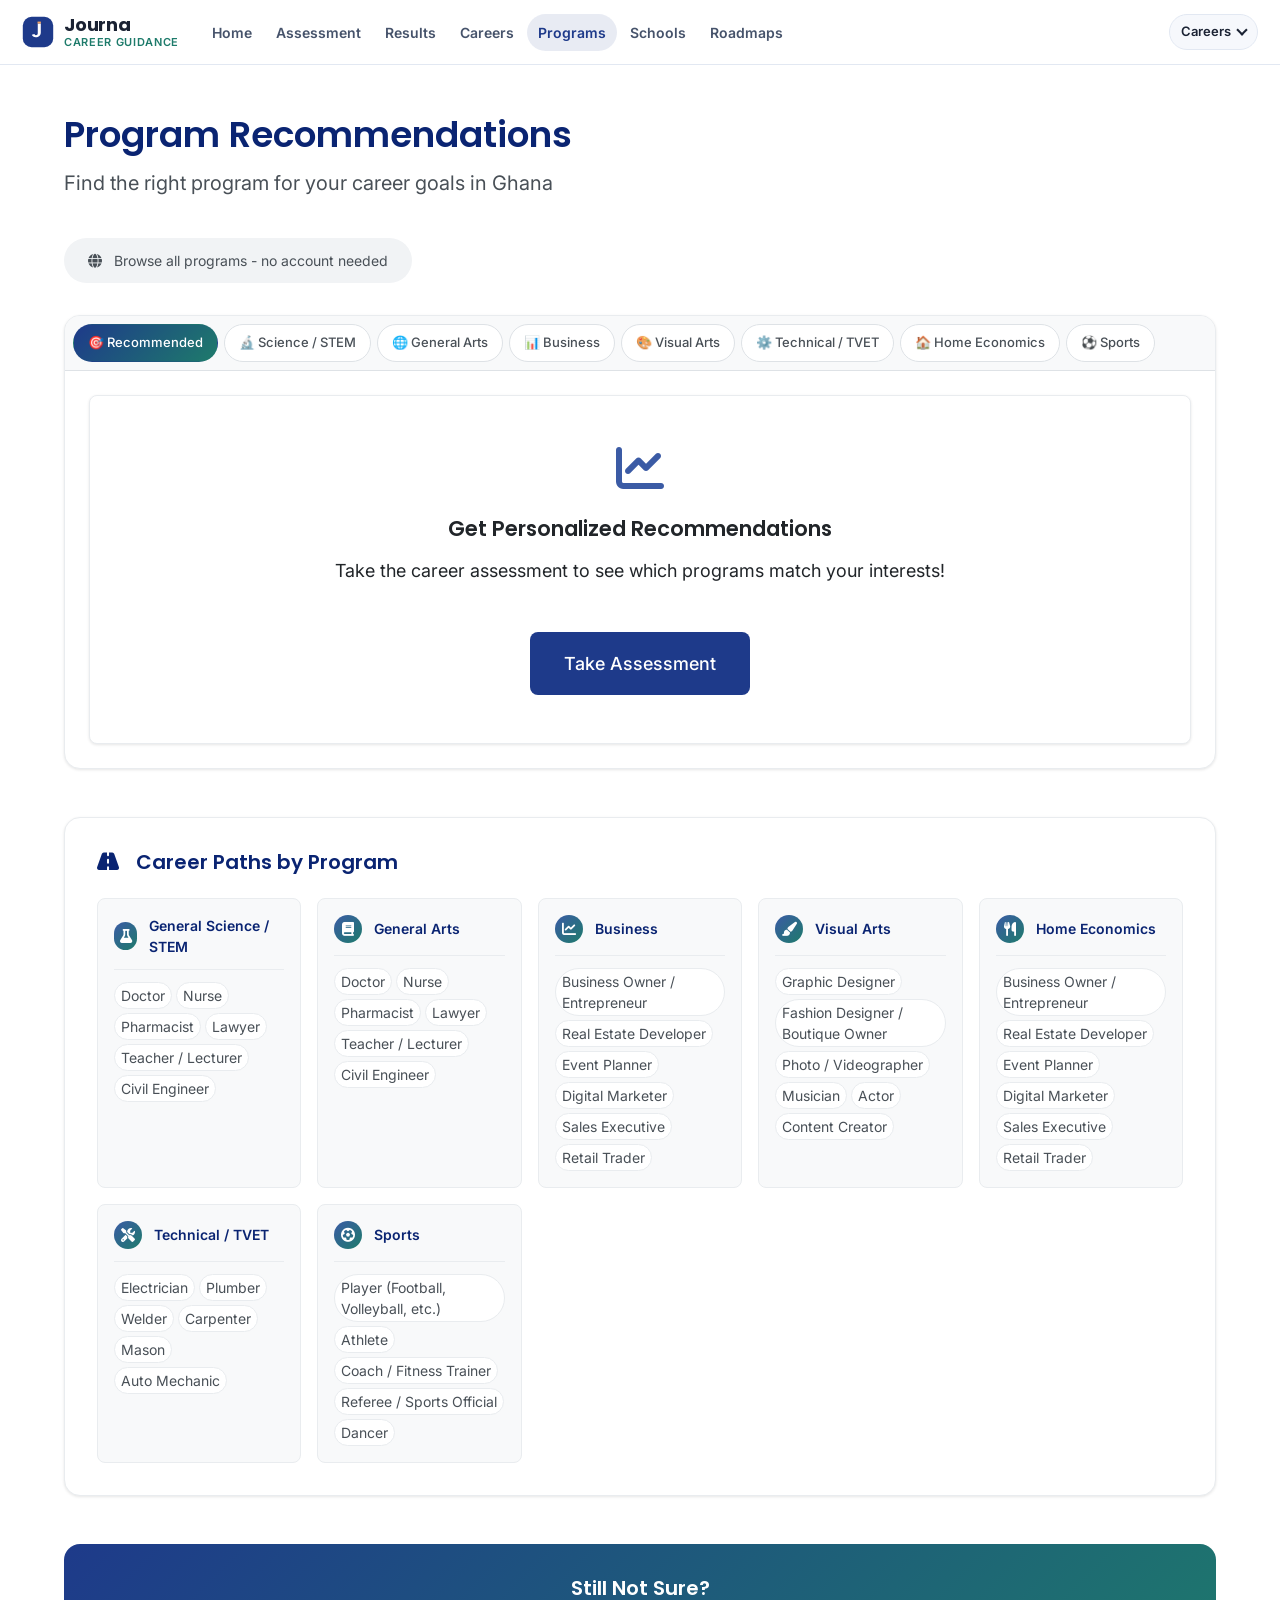
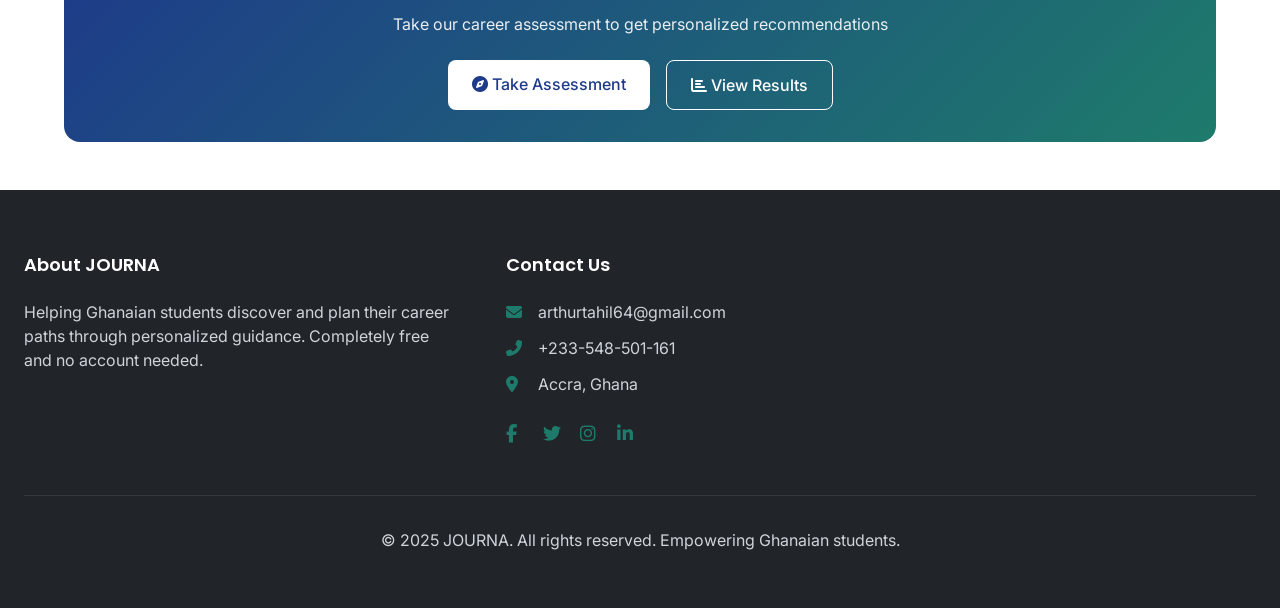
<file: career-guidance/JOURNA -Project/shs-recommendation.html>
<!DOCTYPE html>
<html lang="en">
<head>
    <meta charset="UTF-8">
    <meta name="viewport" content="width=device-width, initial-scale=1.0">
    
    <!-- Meta Description -->
    <meta name="description" content="Find the right SHS, STEM, and TVET programs for your career goals in Ghana. Get personalized program recommendations based on your assessment results.">
    
    <!-- Open Graph (for WhatsApp, Facebook) -->
    <meta property="og:title" content="Program Recommendations - JOURNA | Find Your Path in Ghana">
    <meta property="og:description" content="Find the right SHS, STEM, and TVET programs for your career goals. Personalized recommendations based on your interests.">
    <meta property="og:image" content="https://journapath.netlify.app/assets/images/career.webp">
    <meta property="og:url" content="https://journapath.netlify.app/shs-recommendation.html">
    <meta property="og:type" content="website">
    
    <!-- Twitter Card -->
    <meta name="twitter:card" content="summary_large_image">
    <meta name="twitter:title" content="Program Recommendations - JOURNA | Find Your Path in Ghana">
    <meta name="twitter:description" content="Find the right SHS, STEM, and TVET programs for your career goals in Ghana.">
    <meta name="twitter:image" content="https://journapath.netlify.app/assets/images/career.webp">
    <meta name="twitter:site" content="@journa_gh">
    
    <title>Program Recommendations - JOURNA</title>
    
    <!-- Favicon / App Icon -->
    <link rel="icon" type="image/png" href="assets/images/career.webp">
    <link rel="apple-touch-icon" href="assets/images/career.webp">
    
    <!-- Fonts -->
    <link rel="preconnect" href="https://fonts.googleapis.com">
    <link rel="preconnect" href="https://fonts.gstatic.com" crossorigin>
    <link href="https://fonts.googleapis.com/css2?family=Inter:wght@400;500;600;700&family=Poppins:wght@500;600;700&display=swap" rel="stylesheet">
    
    <!-- Font Awesome Icons -->
    <link rel="stylesheet" href="https://cdnjs.cloudflare.com/ajax/libs/font-awesome/6.5.1/css/all.min.css">
    
    <!-- CSS Files -->
    <link rel="stylesheet" href="css/main.css">
    
    <style>
        .shs-container {
            max-width: 1200px;
            margin: 0 auto;
            padding: var(--space-xl) var(--space-md);
        }
        
        .shs-header {
            margin-bottom: var(--space-lg);
        }
        
        .shs-title {
            font-size: var(--text-2xl);
            color: var(--primary-dark);
            margin-bottom: var(--space-xs);
        }
        
        .shs-subtitle {
            color: var(--text-secondary);
            font-size: var(--text-md);
        }
        
        .public-note {
            background: var(--gray-100);
            border-radius: var(--radius-full);
            padding: var(--space-xs) var(--space-md);
            display: inline-flex;
            align-items: center;
            gap: var(--space-xs);
            font-size: var(--text-xs);
            color: var(--text-secondary);
            margin-top: var(--space-sm);
        }
        
        /* Stats Bar */
        .stats-bar {
            display: flex;
            flex-wrap: wrap;
            gap: var(--space-sm);
            background: white;
            border-radius: var(--radius-lg);
            padding: var(--space-sm) var(--space-md);
            box-shadow: var(--shadow-sm);
            margin-bottom: var(--space-lg);
            border: 1px solid var(--border-color-light);
        }
        
        .stat-item {
            display: flex;
            align-items: center;
            gap: 4px;
            font-size: var(--text-xs);
            background: var(--gray-50);
            padding: 4px 10px;
            border-radius: var(--radius-full);
        }
        
        .stat-icon {
            width: 20px;
            height: 20px;
            display: flex;
            align-items: center;
            justify-content: center;
        }
        
        /* Tabs Container - IMPROVED FOR MOBILE */
        .tabs-container {
            background: white;
            border-radius: var(--radius-lg);
            box-shadow: var(--shadow-sm);
            overflow: hidden;
            margin-bottom: var(--space-xl);
            border: 1px solid var(--border-color-light);
        }
        
        /* =========================================
           PROBLEM 4 – Dropdown for mobile
           ========================================= */
        .program-select-wrapper {
            padding: 12px 16px;
            background: var(--gray-50);
            border-bottom: 1px solid var(--border-color);
            display: none; /* hidden on desktop */
        }
        
        .program-select-wrapper label {
            font-weight: 600;
            font-size: var(--text-sm);
            color: var(--text-secondary);
            display: block;
            margin-bottom: 4px;
        }
        
        .program-select {
            width: 100%;
            padding: 10px 12px;
            border: 2px solid var(--border-color);
            border-radius: var(--radius-md);
            font-size: var(--text-sm);
            background: white;
            appearance: auto;
            cursor: pointer;
        }
        
        .program-select:focus {
            border-color: var(--primary);
            outline: none;
            box-shadow: 0 0 0 3px rgba(30, 58, 138, 0.1);
        }
        
        .tabs-header {
            display: flex;
            background: var(--gray-50);
            border-bottom: 1px solid var(--border-color);
            flex-wrap: wrap;
            padding: 8px;
            gap: 6px;
        }
        
        .tab-btn {
            padding: 8px 14px;
            background: white;
            border: 1px solid var(--border-color);
            border-radius: var(--radius-full);
            font-weight: 500;
            font-size: 13px;
            color: var(--text-secondary);
            cursor: pointer;
            transition: all var(--transition-fast);
            white-space: nowrap;
        }
        
        .tab-btn:hover {
            background: var(--gray-100);
            color: var(--primary);
        }
        
        .tab-btn.active {
            background: linear-gradient(135deg, var(--primary) 0%, var(--secondary) 100%);
            color: white;
            border-color: transparent;
        }
        
        .tab-content {
            padding: var(--space-md);
        }
        
        .tab-pane {
            display: none;
        }
        
        .tab-pane.active {
            display: block;
            animation: fadeIn 0.3s ease;
        }
        
        @keyframes fadeIn {
            from { opacity: 0; transform: translateY(5px); }
            to { opacity: 1; transform: translateY(0); }
        }
        
        /* Program Grid */
        .program-grid {
            display: grid;
            grid-template-columns: repeat(auto-fill, minmax(280px, 1fr));
            gap: var(--space-md);
        }
        
        .program-card {
            background: white;
            border-radius: var(--radius-md);
            padding: var(--space-md);
            transition: all var(--transition-fast);
            border: 1px solid var(--border-color-light);
            box-shadow: var(--shadow-sm);
        }
        
        .program-card:hover {
            transform: translateY(-2px);
            box-shadow: var(--shadow-md);
        }
        
        .program-card.featured {
            border-left: 3px solid var(--secondary);
            background: linear-gradient(to right, var(--gray-50), white);
        }
        
        .program-header {
            display: flex;
            align-items: center;
            gap: var(--space-sm);
            margin-bottom: var(--space-sm);
        }
        
        .program-icon {
            width: 40px;
            height: 40px;
            background: linear-gradient(135deg, var(--primary) 0%, var(--secondary) 100%);
            border-radius: var(--radius-full);
            display: flex;
            align-items: center;
            justify-content: center;
            color: white;
            font-size: var(--text-sm);
        }
        
        .program-title h3 {
            font-size: var(--text-sm);
            color: var(--primary-dark);
            margin-bottom: 2px;
        }
        
        .program-badge {
            display: inline-block;
            padding: 2px 6px;
            background: var(--accent);
            color: white;
            border-radius: var(--radius-full);
            font-size: var(--text-xs);
            font-weight: 600;
        }
        
        .program-description {
            color: var(--text-secondary);
            font-size: var(--text-xs);
            margin-bottom: var(--space-sm);
            line-height: 1.5;
        }
        
        .program-footer {
            display: flex;
            justify-content: space-between;
            align-items: center;
            margin-top: var(--space-sm);
            padding-top: var(--space-sm);
            border-top: 1px solid var(--border-color-light);
        }
        
        .career-count {
            font-size: var(--text-xs);
            color: var(--text-muted);
        }
        
        .career-count i {
            color: var(--secondary);
            margin-right: 2px;
        }
        
        /* Career Paths */
        .career-paths {
            background: white;
            border-radius: var(--radius-lg);
            padding: var(--space-lg);
            box-shadow: var(--shadow-sm);
            margin-bottom: var(--space-xl);
            border: 1px solid var(--border-color-light);
        }
        
        .paths-title {
            font-size: var(--text-md);
            color: var(--primary-dark);
            margin-bottom: var(--space-md);
            display: flex;
            align-items: center;
            gap: var(--space-sm);
        }
        
        .paths-grid {
            display: grid;
            grid-template-columns: repeat(auto-fill, minmax(200px, 1fr));
            gap: var(--space-sm);
        }
        
        .path-card {
            background: var(--gray-50);
            border-radius: var(--radius-md);
            padding: var(--space-sm);
            border: 1px solid var(--border-color-light);
        }
        
        .path-header {
            display: flex;
            align-items: center;
            gap: var(--space-xs);
            margin-bottom: var(--space-xs);
            padding-bottom: var(--space-xs);
            border-bottom: 1px solid var(--border-color-light);
        }
        
        .path-icon {
            width: 28px;
            height: 28px;
            background: linear-gradient(135deg, var(--primary-light) 0%, var(--secondary) 100%);
            border-radius: var(--radius-full);
            display: flex;
            align-items: center;
            justify-content: center;
            color: white;
            font-size: var(--text-xs);
        }
        
        .path-name {
            font-weight: 600;
            font-size: var(--text-xs);
            color: var(--primary-dark);
        }
        
        .career-list {
            display: flex;
            flex-wrap: wrap;
            gap: 4px;
        }
        
        .career-pill {
            padding: 2px 6px;
            background: white;
            border-radius: var(--radius-full);
            font-size: var(--text-xs);
            color: var(--text-secondary);
            border: 1px solid var(--border-color-light);
        }
        
        /* Decision Helper */
        .decision-helper {
            background: linear-gradient(135deg, var(--primary) 0%, var(--secondary) 100%);
            border-radius: var(--radius-lg);
            padding: var(--space-lg);
            color: white;
            text-align: center;
        }
        
        .decision-helper h3 {
            font-size: var(--text-md);
            color: white;
            margin-bottom: var(--space-xs);
        }
        
        .decision-helper p {
            opacity: 0.9;
            font-size: var(--text-sm);
            margin-bottom: var(--space-md);
        }
        
        .helper-buttons {
            display: flex;
            gap: var(--space-sm);
            justify-content: center;
            flex-wrap: wrap;
        }
        
        .helper-btn {
            padding: var(--space-xs) var(--space-md);
            border-radius: var(--radius-md);
            font-weight: 500;
            font-size: var(--text-sm);
            cursor: pointer;
            transition: all var(--transition-fast);
            text-decoration: none;
        }
        
        .helper-btn.primary {
            background: white;
            color: var(--primary);
        }
        
        .helper-btn.primary:hover {
            transform: translateY(-2px);
            box-shadow: var(--shadow-md);
        }
        
        .helper-btn.secondary {
            background: transparent;
            color: white;
            border: 1px solid white;
        }
        
        .helper-btn.secondary:hover {
            background: white;
            color: var(--primary);
        }
        
        /* =========================================
           SCROLL TO TOP BUTTON
           ========================================= */
        .scroll-top-btn {
            position: fixed;
            bottom: 30px;
            right: 30px;
            width: 50px;
            height: 50px;
            border-radius: 50%;
            background: linear-gradient(135deg, var(--primary) 0%, var(--secondary) 100%);
            color: white;
            border: none;
            box-shadow: 0 4px 15px rgba(0,0,0,0.3);
            font-size: 22px;
            cursor: pointer;
            opacity: 0;
            visibility: hidden;
            transition: opacity 0.3s ease, visibility 0.3s ease, transform 0.2s ease;
            z-index: 999;
            display: flex;
            align-items: center;
            justify-content: center;
        }
        
        .scroll-top-btn.visible {
            opacity: 1;
            visibility: visible;
        }
        
        .scroll-top-btn:hover {
            transform: translateY(-3px) scale(1.05);
            box-shadow: 0 6px 20px rgba(0,0,0,0.4);
        }
        
        .scroll-top-btn:active {
            transform: scale(0.95);
        }
        
        /* Mobile Responsive - IMPROVED TABS */
        @media (max-width: 768px) {
            .stats-bar {
                justify-content: center;
            }
            
            /* === PROBLEM 4: Hide tabs, show dropdown === */
            .tabs-header {
                display: none;
            }
            .program-select-wrapper {
                display: block;
            }
            
            .program-grid {
                grid-template-columns: 1fr;
            }
            
            .paths-grid {
                grid-template-columns: 1fr;
            }
            
            .helper-buttons {
                flex-direction: column;
            }
            
            .tab-content {
                padding: var(--space-md);
            }
            
            .scroll-top-btn {
                bottom: calc(var(--jn-tabbar-h) + var(--jn-safe-b) + 12px);
                right: 20px;
                width: 44px;
                height: 44px;
                font-size: 18px;
            }
        }
        
        /* Tablet View */
        @media (min-width: 769px) and (max-width: 1024px) {
            .tabs-header {
                display: flex;
                flex-wrap: wrap;
                justify-content: center;
                gap: 8px;
            }
            .tab-btn {
                padding: 8px 16px;
            }
        }
        
        /* Small Mobile */
        @media (max-width: 480px) {
            .program-select {
                font-size: 12px;
                padding: 8px 10px;
            }
        }
    
        /* Keep the scroll-to-top button above the mobile bottom tab bar so it
           never covers the "More" tab. */
        @media (max-width: 899px) {
            .scroll-top-btn {
                bottom: calc(var(--jn-tabbar-h) + var(--jn-safe-b) + 12px);
            }
        }
</style>
    <meta name="theme-color" content="#1E3A8A">
    <link rel="manifest" href="../../manifest.webmanifest">
    <link rel="icon" type="image/png" href="../../assets/journa/icons/favicon-32.png">
    <link rel="apple-touch-icon" href="../../assets/journa/icons/apple-touch-icon.png">
    <link rel="stylesheet" href="../../assets/journa/shell.css">
</head>
<body data-journa-service="career" data-journa-page="programs">
    <!-- Navigation -->
    <nav class="navbar">
        <div class="container navbar-container">
            <a href="index.html" class="logo">
                <img src="assets/images/career.webp" alt="JOURNA" width="60" height="60" loading="lazy">
            </a>
            <div class="nav-links" id="navLinks">
                <!-- Will be populated by header-renderer.js -->
            </div>
            <button class="mobile-menu-toggle" id="mobileMenuToggle" aria-label="Toggle navigation menu">
                <i class="fas fa-bars"></i>
            </button>
        </div>
    </nav>

    <!-- Mobile Navigation -->
    <div class="mobile-nav" id="mobileNav">
        <button class="mobile-close-btn" id="mobileCloseBtn" aria-label="Close navigation menu">
            <i class="fas fa-times"></i>
        </button>
        <div id="mobileNavLinks">
            <!-- Will be populated by header-renderer.js -->
        </div>
    </div>
    
    <!-- Mobile Overlay -->
    <div class="mobile-overlay" id="mobileOverlay"></div>
    <main id="main">

    <div class="shs-container">
        <div class="shs-header">
            <h1 class="shs-title">Program Recommendations</h1>
            <p class="shs-subtitle">Find the right program for your career goals in Ghana</p>
            <div class="public-note">
                <i class="fas fa-globe"></i> Browse all programs - no account needed
            </div>
        </div>

        <!-- Tabs Container -->
        <div class="tabs-container">
            <!-- ===== PROBLEM 4: Dropdown for mobile ===== -->
            <div class="program-select-wrapper">
                <label for="programSelect"><i class="fas fa-list"></i> Choose a program:</label>
                <select id="programSelect" class="program-select">
                    <option value="personalized">🎯 Recommended</option>
                    <option value="science">🔬 Science / STEM</option>
                    <option value="arts">🌐 General Arts</option>
                    <option value="business">📊 Business</option>
                    <option value="visual">🎨 Visual Arts</option>
                    <option value="technical">⚙️ Technical / TVET</option>
                    <option value="home">🏠 Home Economics</option>
                    <option value="sports">⚽ Sports</option>
                </select>
            </div>
            
            <div class="tabs-header">
                <button class="tab-btn active" data-tab="personalized">🎯 Recommended</button>
                <button class="tab-btn" data-tab="science">🔬 Science / STEM</button>
                <button class="tab-btn" data-tab="arts">🌐 General Arts</button>
                <button class="tab-btn" data-tab="business">📊 Business</button>
                <button class="tab-btn" data-tab="visual">🎨 Visual Arts</button>
                <button class="tab-btn" data-tab="technical">⚙️ Technical / TVET</button>
                <button class="tab-btn" data-tab="home">🏠 Home Economics</button>
                <button class="tab-btn" data-tab="sports">⚽ Sports</button>
            </div>

            <div class="tab-content">
                <div class="tab-pane active" id="personalized-tab">
                    <div id="personalizedContent">
                        <div class="program-grid">
                            <div class="program-card" style="grid-column: 1/-1; text-align: center; padding: var(--space-xl);">
                                <i class="fas fa-chart-line" style="font-size: 48px; color: var(--primary-light); margin-bottom: var(--space-md);"></i>
                                <h3>Get Personalized Recommendations</h3>
                                <p>Take the career assessment to see which programs match your interests!</p>
                                <a href="assessment.html" class="btn btn-primary" style="margin-top: var(--space-md);">Take Assessment</a>
                            </div>
                        </div>
                    </div>
                </div>
                <div class="tab-pane" id="science-tab">
                    <div class="program-grid" id="sciencePrograms"></div>
                </div>
                <div class="tab-pane" id="arts-tab">
                    <div class="program-grid" id="artsPrograms"></div>
                </div>
                <div class="tab-pane" id="business-tab">
                    <div class="program-grid" id="businessPrograms"></div>
                </div>
                <div class="tab-pane" id="visual-tab">
                    <div class="program-grid" id="visualPrograms"></div>
                </div>
                <div class="tab-pane" id="technical-tab">
                    <div class="program-grid" id="technicalPrograms"></div>
                </div>
                <div class="tab-pane" id="home-tab">
                    <div class="program-grid" id="homePrograms"></div>
                </div>
                <div class="tab-pane" id="sports-tab">
                    <div class="program-grid" id="sportsPrograms"></div>
                </div>
            </div>
        </div>

        <!-- Career Paths -->
        <div class="career-paths">
            <h2 class="paths-title">
                <i class="fas fa-road"></i>
                Career Paths by Program
            </h2>
            <div class="paths-grid" id="careerPaths"></div>
        </div>

        <!-- Decision Helper -->
        <div class="decision-helper">
            <h3>Still Not Sure?</h3>
            <p>Take our career assessment to get personalized recommendations</p>
            <div class="helper-buttons">
                <a href="assessment.html" class="helper-btn primary">
                    <i class="fas fa-compass"></i> Take Assessment
                </a>
                <a href="results.html" class="helper-btn secondary">
                    <i class="fas fa-chart-bar"></i> View Results
                </a>
            </div>
        </div>
    </div>

    <!-- JavaScript - Frontend-only modules -->
    <script type="module">
        import { initHeader } from './js/header-renderer.js';
        import { showNotification } from './js/utils.js';
        import { getAllCareers, getCategoryName } from './js/config.js';
        import { getRecommendedPrograms, getCareerPaths, getProgramsByType } from './js/shs-recommendation.js';
        import { getSavedResults } from './js/assessment.js';

        // Initialize header
        initHeader();

        // Load all program tabs
        function loadProgramTabs() {
            // Science programs
            document.getElementById('sciencePrograms').innerHTML = `
                <div class="program-card">
                    <div class="program-header">
                        <div class="program-icon"><i class="fas fa-flask"></i></div>
                        <div class="program-title"><h3>General Science</h3></div>
                    </div>
                    <p class="program-description">Focus on Biology, Chemistry, Physics, and Mathematics. Prepares for university science programs.</p>
                    <div class="program-footer"><span class="career-count"><i class="fas fa-briefcase"></i> Doctor, Engineer, Pharmacist, Scientist</span></div>
                </div>
                <div class="program-card">
                    <div class="program-header">
                        <div class="program-icon"><i class="fas fa-microchip"></i></div>
                        <div class="program-title"><h3>STEM Program</h3></div>
                    </div>
                    <p class="program-description">Integrated science, technology, engineering, and mathematics program.</p>
                    <div class="program-footer"><span class="career-count"><i class="fas fa-briefcase"></i> Engineer, Software Developer, Data Analyst</span></div>
                </div>
            `;
            
            // Arts programs
            document.getElementById('artsPrograms').innerHTML = `
                <div class="program-card">
                    <div class="program-header">
                        <div class="program-icon"><i class="fas fa-book"></i></div>
                        <div class="program-title"><h3>General Arts</h3></div>
                    </div>
                    <p class="program-description">Focus on Literature, History, French, and Social Studies. Prepares for humanities and social science programs.</p>
                    <div class="program-footer"><span class="career-count"><i class="fas fa-briefcase"></i> Lawyer, Journalist, Teacher, Psychologist</span></div>
                </div>
            `;
            
            // Business programs
            document.getElementById('businessPrograms').innerHTML = `
                <div class="program-card">
                    <div class="program-header">
                        <div class="program-icon"><i class="fas fa-chart-line"></i></div>
                        <div class="program-title"><h3>Business</h3></div>
                    </div>
                    <p class="program-description">Focus on Accounting, Economics, Business Management, and Mathematics. Prepares for business programs.</p>
                    <div class="program-footer"><span class="career-count"><i class="fas fa-briefcase"></i> Accountant, Entrepreneur, Marketing Manager</span></div>
                </div>
            `;
            
            // Visual Arts programs
            document.getElementById('visualPrograms').innerHTML = `
                <div class="program-card">
                    <div class="program-header">
                        <div class="program-icon"><i class="fas fa-paintbrush"></i></div>
                        <div class="program-title"><h3>Visual Arts</h3></div>
                    </div>
                    <p class="program-description">Focus on Graphic Design, Picture Making, and Textiles. Prepares for creative careers.</p>
                    <div class="program-footer"><span class="career-count"><i class="fas fa-briefcase"></i> Graphic Designer, Fashion Designer, Animator</span></div>
                </div>
            `;
            
            // Technical programs
            document.getElementById('technicalPrograms').innerHTML = `
                <div class="program-card">
                    <div class="program-header">
                        <div class="program-icon"><i class="fas fa-tools"></i></div>
                        <div class="program-title"><h3>Technical / TVET</h3></div>
                    </div>
                    <p class="program-description">Hands-on training in various trades and technical skills.</p>
                    <div class="program-footer"><span class="career-count"><i class="fas fa-briefcase"></i> Electrician, Mechanic, Welder, Plumber</span></div>
                </div>
                <div class="program-card">
                    <div class="program-header">
                        <div class="program-icon"><i class="fas fa-car"></i></div>
                        <div class="program-title"><h3>Automotive Mechanics</h3></div>
                    </div>
                    <p class="program-description">Training in vehicle repair and maintenance.</p>
                    <div class="program-footer"><span class="career-count"><i class="fas fa-briefcase"></i> Auto Mechanic, Technician</span></div>
                </div>
            `;
            
            // Home Economics programs
            document.getElementById('homePrograms').innerHTML = `
                <div class="program-card">
                    <div class="program-header">
                        <div class="program-icon"><i class="fas fa-utensils"></i></div>
                        <div class="program-title"><h3>Home Economics</h3></div>
                    </div>
                    <p class="program-description">Focus on Food and Nutrition, Management, Textiles, and Biology. Prepares for culinary, hospitality, and family-related careers.</p>
                    <div class="program-footer"><span class="career-count"><i class="fas fa-briefcase"></i> Chef, Nutritionist, Event Planner, Fashion Designer</span></div>
                </div>
                <div class="program-card">
                    <div class="program-header">
                        <div class="program-icon"><i class="fas fa-birthday-cake"></i></div>
                        <div class="program-title"><h3>Catering & Hospitality</h3></div>
                    </div>
                    <p class="program-description">Training in food preparation, cooking, and hospitality services.</p>
                    <div class="program-footer"><span class="career-count"><i class="fas fa-briefcase"></i> Chef, Caterer, Hotel Manager</span></div>
                </div>
            `;
            
            // Sports programs
            document.getElementById('sportsPrograms').innerHTML = `
                <div class="program-card">
                    <div class="program-header">
                        <div class="program-icon"><i class="fas fa-futbol"></i></div>
                        <div class="program-title"><h3>Sports / Physical Education</h3></div>
                    </div>
                    <p class="program-description">Focus on physical education, sports science, and athletic training.</p>
                    <div class="program-footer"><span class="career-count"><i class="fas fa-briefcase"></i> Footballer, Athlete, Coach, Fitness Trainer</span></div>
                </div>
                <div class="program-card">
                    <div class="program-header">
                        <div class="program-icon"><i class="fas fa-dumbbell"></i></div>
                        <div class="program-title"><h3>Fitness & Coaching</h3></div>
                    </div>
                    <p class="program-description">Training in fitness instruction, coaching, and sports management.</p>
                    <div class="program-footer"><span class="career-count"><i class="fas fa-briefcase"></i> Fitness Trainer, Coach, Sports Analyst</span></div>
                </div>
            `;
        }

        // Load career paths
        function loadCareerPaths() {
            const allCareers = getAllCareers();
            const paths = [
                { program: "General Science / STEM", icon: "flask", careers: allCareers.filter(c => c.category === "PRO").slice(0, 6).map(c => c.name) },
                { program: "General Arts", icon: "book", careers: allCareers.filter(c => c.category === "CRE" || c.category === "PRO").slice(0, 6).map(c => c.name) },
                { program: "Business", icon: "chart-line", careers: allCareers.filter(c => c.category === "BUS").slice(0, 6).map(c => c.name) },
                { program: "Visual Arts", icon: "paintbrush", careers: allCareers.filter(c => c.category === "CRE").slice(0, 6).map(c => c.name) },
                { program: "Home Economics", icon: "utensils", careers: allCareers.filter(c => c.category === "BUS" || c.category === "CRE").slice(0, 6).map(c => c.name) },
                { program: "Technical / TVET", icon: "tools", careers: allCareers.filter(c => c.category === "TECH").slice(0, 6).map(c => c.name) },
                { program: "Sports", icon: "futbol", careers: allCareers.filter(c => c.category === "SPT").slice(0, 6).map(c => c.name) }
            ];
            
            document.getElementById('careerPaths').innerHTML = paths.map(path => `
                <div class="path-card">
                    <div class="path-header">
                        <div class="path-icon"><i class="fas fa-${path.icon}"></i></div>
                        <span class="path-name">${path.program}</span>
                    </div>
                    <div class="career-list">
                        ${path.careers.map(career => `<span class="career-pill">${career}</span>`).join('')}
                    </div>
                </div>
            `).join('');
        }

        // Load personalized recommendations if results exist
        function loadPersonalizedRecommendations() {
            const savedResults = getSavedResults();
            const container = document.getElementById('personalizedContent');
            
            if (savedResults && savedResults.results && savedResults.results.topCategories) {
                // Get full career objects for the results
                const allCareers = getAllCareers();
                const primaryWithPrograms = savedResults.results.primary.map(c => {
                    const full = allCareers.find(ac => ac.id === c.id);
                    return full ? { ...c, programs: full.programs } : c;
                });
                const alternativeWithPrograms = savedResults.results.alternative.map(c => {
                    const full = allCareers.find(ac => ac.id === c.id);
                    return full ? { ...c, programs: full.programs } : c;
                });
                const resultsWithPrograms = {
                    ...savedResults.results,
                    primary: primaryWithPrograms,
                    alternative: alternativeWithPrograms
                };
                const recommendations = getRecommendedPrograms(resultsWithPrograms);
                
                if (recommendations.length > 0) {
                    container.innerHTML = `
                        <div class="program-grid">
                            ${recommendations.map(prog => `
                                <div class="program-card featured">
                                    <div class="program-header">
                                        <div class="program-icon"><i class="fas fa-${prog.icon || 'school'}"></i></div>
                                        <div class="program-title">
                                            <h3>${prog.name}</h3>
                                            <span class="program-badge">${prog.matchScore}% Match</span>
                                        </div>
                                    </div>
                                    <p class="program-description">${prog.description || 'Recommended based on your career interests.'}</p>
                                    <div class="program-footer">
                                        <span class="career-count"><i class="fas fa-briefcase"></i> ${prog.career_paths?.slice(0, 3).join(', ') || 'Various careers'}</span>
                                    </div>
                                </div>
                            `).join('')}
                        </div>
                    `;
                    return;
                }
            }
            
            // Show default if no results
            container.innerHTML = `
                <div class="program-grid">
                    <div class="program-card" style="grid-column: 1/-1; text-align: center; padding: var(--space-xl);">
                        <i class="fas fa-chart-line" style="font-size: 48px; color: var(--primary-light); margin-bottom: var(--space-md);"></i>
                        <h3>Get Personalized Recommendations</h3>
                        <p>Take the career assessment to see which programs match your interests!</p>
                        <a href="assessment.html" class="btn btn-primary" style="margin-top: var(--space-md);">Take Assessment</a>
                    </div>
                </div>
            `;
        }

        // Tab switching (shared between buttons and dropdown)
        function switchTab(tabId) {
            // Update buttons
            document.querySelectorAll('.tab-btn').forEach(b => b.classList.remove('active'));
            const activeBtn = document.querySelector(`.tab-btn[data-tab="${tabId}"]`);
            if (activeBtn) activeBtn.classList.add('active');
            
            // Update dropdown
            const select = document.getElementById('programSelect');
            if (select) select.value = tabId;
            
            // Update panes
            document.querySelectorAll('.tab-pane').forEach(pane => pane.classList.remove('active'));
            const pane = document.getElementById(`${tabId}-tab`);
            if (pane) pane.classList.add('active');
        }

        // Tab button click
        document.querySelectorAll('.tab-btn').forEach(btn => {
            btn.addEventListener('click', () => {
                const tabId = btn.dataset.tab;
                switchTab(tabId);
            });
        });

        // Dropdown change
        document.getElementById('programSelect').addEventListener('change', function() {
            const tabId = this.value;
            switchTab(tabId);
        });

        // Initialize
        loadProgramTabs();
        loadCareerPaths();
        loadPersonalizedRecommendations();
    </script>

   <!-- Footer -->
</main>
<div id="footer-placeholder"></div>
<script src="js/footer.js"></script>

    <!-- Scroll to Top Button -->
    <script>
        (function() {
            const btn = document.createElement('button');
            btn.id = 'scrollTopBtn';
            btn.className = 'scroll-top-btn';
            btn.innerHTML = '<i class="fas fa-arrow-up"></i>';
            btn.setAttribute('aria-label', 'Scroll to top');
            document.body.appendChild(btn);

            let hideTimeout;
            let isVisible = false;

            const showButton = () => {
                if (!isVisible) {
                    btn.classList.add('visible');
                    isVisible = true;
                }
                clearTimeout(hideTimeout);
                hideTimeout = setTimeout(() => {
                    btn.classList.remove('visible');
                    isVisible = false;
                }, 1500);
            };

            const toggleVisibility = () => {
                if (window.scrollY > 300) {
                    showButton();
                } else {
                    btn.classList.remove('visible');
                    isVisible = false;
                    clearTimeout(hideTimeout);
                }
            };

            window.addEventListener('scroll', toggleVisibility, { passive: true });
            window.addEventListener('load', toggleVisibility);

            btn.addEventListener('click', () => {
                window.scrollTo({ top: 0, behavior: 'smooth' });
                btn.classList.remove('visible');
                isVisible = false;
                clearTimeout(hideTimeout);
            });

            btn.addEventListener('mousedown', (e) => {
                e.preventDefault();
            });
        })();
    </script>
    <script type="module" src="../../assets/journa/shell.js"></script>
</body>
</html>
</file>
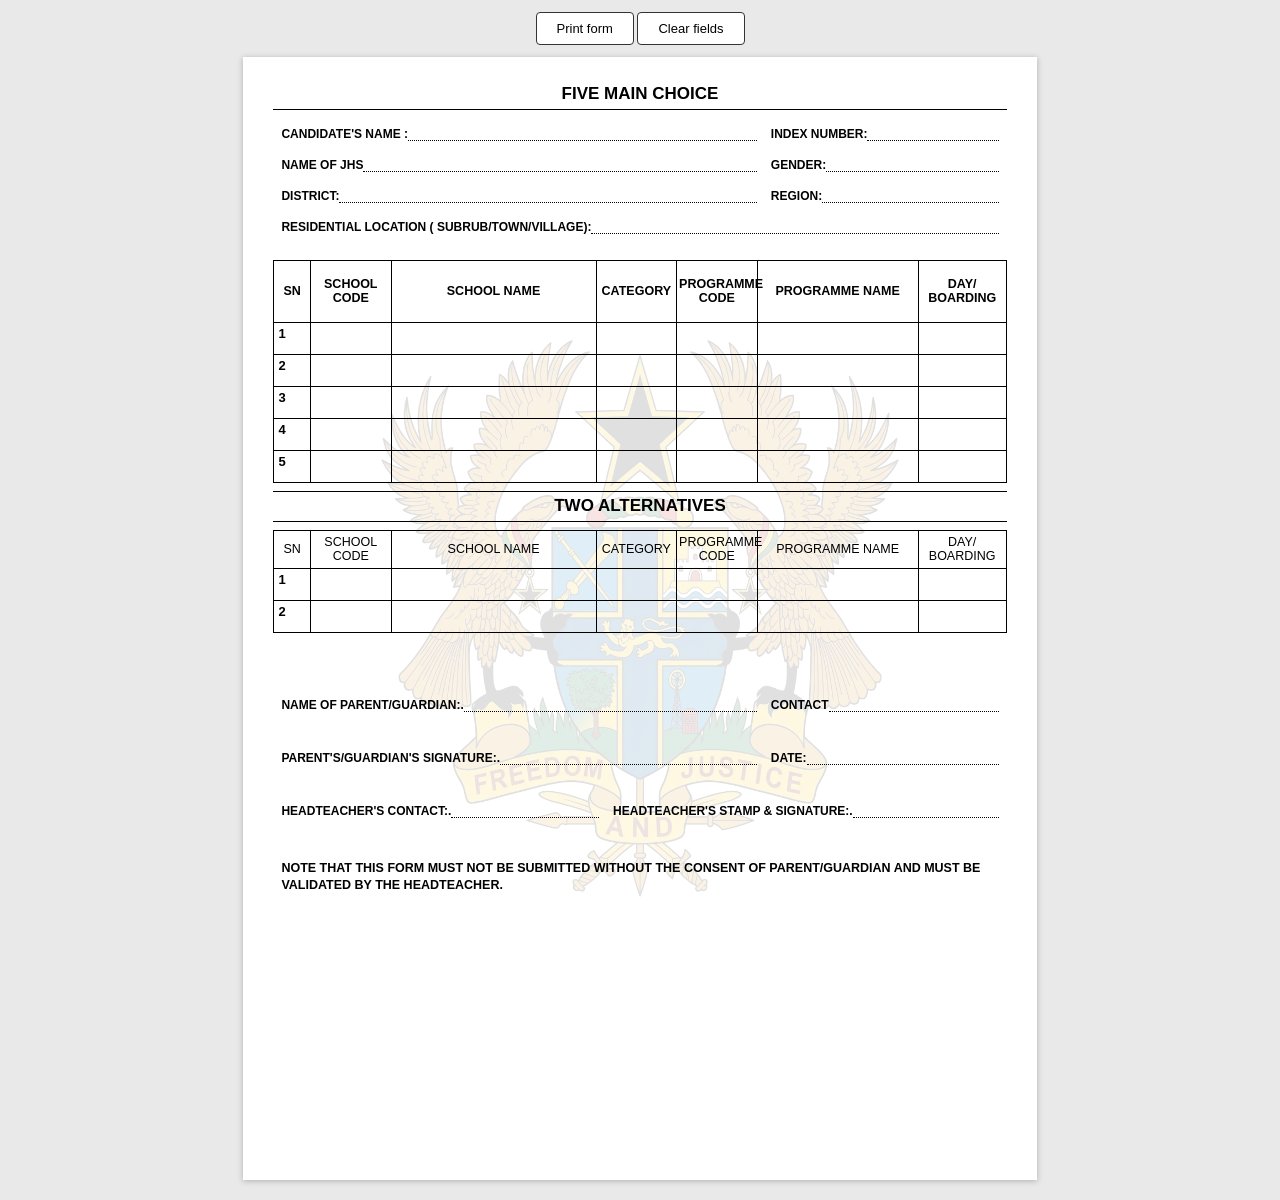
<file: school-selection/review/placement-form.html>
<!DOCTYPE html>
<html lang="en">
<head>
<meta charset="utf-8">
<meta name="viewport" content="width=device-width, initial-scale=1">
<title>Five Main Choice and Two Alternatives</title>
<style>
  @page { size: A4; margin: 10mm; }
  * { box-sizing: border-box; }
  body {
    margin: 0; background: #e9e9e9; color: #000;
    font-family: Calibri, Carlito, "Segoe UI", Arial, sans-serif; font-size: 13px;
  }
  .toolbar { text-align: center; padding: 12px; }
  .toolbar button {
    font: inherit; padding: 8px 20px; border: 1px solid #333; background: #fff; cursor: pointer; border-radius: 4px;
  }
  .toolbar button:hover { background: #f1f1f1; }
  .toolbar button:focus-visible, input:focus-visible { outline: 2px solid #1a56db; outline-offset: 1px; }

  .page {
    width: 210mm; min-height: 297mm; margin: 0 auto 20px; background: #fff;
    padding: 6mm 8mm 8mm; box-shadow: 0 1px 6px rgba(0,0,0,.25);
  }


  /* Watermark */
  .page { position: relative; overflow: hidden; }
  .page > * { position: relative; z-index: 1; }
  .page > .watermark {
    position: absolute; inset: 0; z-index: 0; pointer-events: none;
    display: flex; align-items: center; justify-content: center;
  }
  .watermark img { width: 150mm; max-width: 90%; opacity: 0.12; }

  .banner {
    text-align: center; font-weight: 700; font-size: 17px; text-transform: uppercase;
    padding: 4px 0 5px; border-bottom: 1px solid #000;
  }
  .banner.second { border-top: 1px solid #000; margin-top: 8px; }
  .page > .banner:first-of-type { border-top: 0; }

  .row { display: flex; gap: 14px; align-items: flex-end; margin: 14px 8px 0; }
  .field { display: flex; align-items: flex-end; flex: 1 1 auto; min-width: 0; font-weight: 600; font-size: 12px; text-transform: uppercase; white-space: nowrap; }
  .field input {
    flex: 1; min-width: 0; border: 0; border-bottom: 1.5px dotted #000; background: transparent;
    font: inherit; font-weight: 500; text-transform: none; padding: 0 3px; height: 17px; border-radius: 0;
  }
  .w-wide { flex: 2.4; }
  .w-narrow { flex: 1.15; }

  table { width: 100%; border-collapse: collapse; margin-top: 26px; table-layout: fixed; }
  table + .banner { margin-top: 10px; }
  th, td { border: 1px solid #000; padding: 0; }
  th {
    font-weight: 700; font-size: 12.5px; text-align: center; text-transform: uppercase;
    line-height: 1.15; padding: 4px 2px; height: 62px; vertical-align: middle;
  }
  td { height: 32px; }
  td.sn { font-weight: 700; vertical-align: top; padding: 3px 4px; width: 32px; }
  td input {
    width: 100%; height: 100%; min-height: 31px; border: 0; background: transparent;
    font: inherit; padding: 2px 5px;
  }
  .main td { height: 32px; }
  .alt th { height: 38px; font-weight: 400; }
  .alt { margin-top: 8px; }

  col.c-sn { width: 5%; } col.c-code { width: 11%; } col.c-name { width: 28%; }
  col.c-cat { width: 11%; } col.c-pcode { width: 11%; } col.c-pname { width: 22%; } col.c-day { width: 12%; }

  .sign { margin-top: 62px; }
  .sign .row { margin-top: 36px; }
  .note { margin: 42px 8px 0; font-weight: 600; font-size: 12.5px; text-transform: uppercase; line-height: 1.4; }

  @media (max-width: 800px) {
    .page { width: 100%; min-height: 0; padding: 12px 8px; }
    .row { flex-wrap: wrap; gap: 10px; margin-left: 0; margin-right: 0; }
    .field, .w-wide, .w-narrow { flex: 1 1 100%; }
    .tablewrap { overflow-x: auto; }
    table { min-width: 640px; }
    .note { margin-left: 0; margin-right: 0; }
  }

  @media print {
    body { background: #fff; }
    .toolbar { display: none; }
    .page { width: auto; min-height: 0; margin: 0; padding: 0; box-shadow: none; }
    input { color: #000; }
  }
</style>
</head>
<body>

<div class="toolbar"><button type="button" id="printBtn">Print form</button> <button type="button" id="clearBtn">Clear fields</button></div>

<main class="page">

  <div class="watermark" aria-hidden="true"><img src="coat-of-arms.jpg" alt=""></div>

  <div class="banner">Five Main Choice</div>

  <div class="row">
    <label class="field w-wide">Candidate's Name :<input type="text" name="candidate"></label>
    <label class="field w-narrow">Index Number:<input type="text" name="index"></label>
  </div>
  <div class="row">
    <label class="field w-wide">Name of JHS<input type="text" name="jhs"></label>
    <label class="field w-narrow">Gender:<input type="text" name="gender"></label>
  </div>
  <div class="row">
    <label class="field w-wide">District:<input type="text" name="district"></label>
    <label class="field w-narrow">Region:<input type="text" name="region"></label>
  </div>
  <div class="row">
    <label class="field">Residential Location ( Subrub/Town/Village):<input type="text" name="location"></label>
  </div>

  <div class="tablewrap">
  <table class="main">
    <colgroup><col class="c-sn"><col class="c-code"><col class="c-name"><col class="c-cat"><col class="c-pcode"><col class="c-pname"><col class="c-day"></colgroup>
    <thead>
      <tr><th>SN</th><th>School Code</th><th>School Name</th><th>Category</th><th>Programme Code</th><th>Programme Name</th><th>Day/ Boarding</th></tr>
    </thead>
    <tbody id="mainRows"></tbody>
  </table>
  </div>

  <div class="banner second">Two Alternatives</div>

  <div class="tablewrap">
  <table class="alt">
    <colgroup><col class="c-sn"><col class="c-code"><col class="c-name"><col class="c-cat"><col class="c-pcode"><col class="c-pname"><col class="c-day"></colgroup>
    <thead>
      <tr><th>SN</th><th>School Code</th><th>School Name</th><th>Category</th><th>Programme Code</th><th>Programme Name</th><th>Day/ Boarding</th></tr>
    </thead>
    <tbody id="altRows"></tbody>
  </table>
  </div>

  <div class="sign">
    <div class="row">
      <label class="field w-wide">Name of Parent/Guardian:.<input type="text" name="parent"></label>
      <label class="field w-narrow">Contact<input type="text" name="contact"></label>
    </div>
    <div class="row">
      <label class="field w-wide">Parent's/Guardian's Signature:.<input type="text" name="psign"></label>
      <label class="field w-narrow">Date:<input type="text" name="date"></label>
    </div>
    <div class="row">
      <label class="field">Headteacher's Contact:.<input type="text" name="hcontact"></label>
      <label class="field">Headteacher's Stamp &amp; Signature:.<input type="text" name="hstamp"></label>
    </div>
  </div>

  <p class="note">Note that this form must not be submitted without the consent of parent/guardian and must be validated by the headteacher.</p>

</main>

<script>
  function buildRows(id, count, prefix) {
    const body = document.getElementById(id);
    for (let i = 1; i <= count; i++) {
      const tr = document.createElement('tr');
      let html = '<td class="sn">' + i + '</td>';
      for (let c = 0; c < 6; c++) {
        html += '<td><input type="text" name="' + prefix + i + '_' + c + '" aria-label="Row ' + i + ' column ' + (c + 1) + '"></td>';
      }
      tr.innerHTML = html;
      body.appendChild(tr);
    }
  }
  buildRows('mainRows', 5, 'main');
  buildRows('altRows', 2, 'alt');

  document.getElementById('printBtn').addEventListener('click', function () { window.print(); });
  document.getElementById('clearBtn').addEventListener('click', function () {
    document.querySelectorAll('input').forEach(function (i) { i.value = ''; });
  });
</script>
</body>
</html>
</file>
<file: assets/journa/shell.css>
/* ==========================================================================
   JOURNA — shared application shell
   ==========================================================================
   Loaded by every page of every service. It provides ONE design system:
   tokens, the application bar, the mobile tab bar, the service switcher,
   the install prompt, the network status and the update toast.

   It deliberately does not restyle the content of either service. It only
   adds the shared chrome and a small set of targeted responsive rules for
   layouts that previously had no breakpoint.

   The two services already share the same design tokens (--primary,
   --secondary, --accent ...) and the same 1024 / 768 / 640 breakpoints,
   so the shell slots into both without conflict.
   ========================================================================== */

:root {
    --jn-navy: #1E3A8A;
    --jn-navy-dark: #0A2472;
    --jn-navy-light: #3B5BA5;
    --jn-teal: #1E7B6B;
    --jn-teal-light: #2A9D8F;
    --jn-orange: #F4A261;
    --jn-coral: #E76F51;
    --jn-ink: #1A2233;
    --jn-body: #46536B;
    --jn-muted: #5C6A85;
    --jn-line: #E2E8F2;
    --jn-bg: #F6F8FC;
    --jn-white: #FFFFFF;

    --jn-appbar-h: 58px;
    --jn-tabbar-h: 60px;
    --jn-radius: 14px;
    --jn-radius-sm: 10px;
    --jn-shadow: 0 4px 12px rgba(26, 34, 51, .07), 0 12px 32px rgba(26, 34, 51, .07);
    --jn-shadow-lg: 0 8px 24px rgba(26, 34, 51, .12), 0 24px 56px rgba(26, 34, 51, .12);
    --jn-font: 'Inter', -apple-system, BlinkMacSystemFont, 'Segoe UI', Roboto, Helvetica, Arial, sans-serif;
    --jn-display: 'Poppins', var(--jn-font);
    --jn-safe-b: env(safe-area-inset-bottom, 0px);
    --jn-safe-t: env(safe-area-inset-top, 0px);
}

/* ---------- Shell chrome ---------- */

.jn-skip {
    position: absolute;
    left: -9999px;
    top: 0;
    z-index: 1000;
    background: var(--jn-navy);
    color: #fff;
    padding: 10px 16px;
    border-radius: 0 0 var(--jn-radius-sm) 0;
    font-weight: 600;
    text-decoration: none;
}

.jn-skip:focus {
    left: 0;
}

/* ---------- Application bar ---------- */

.jn-appbar {
    position: sticky;
    top: 0;
    z-index: 900;
    background: rgba(255, 255, 255, .92);
    -webkit-backdrop-filter: saturate(180%) blur(14px);
    backdrop-filter: saturate(180%) blur(14px);
    border-bottom: 1px solid var(--jn-line);
    padding-top: var(--jn-safe-t);
}

.jn-appbar__inner {
    display: flex;
    align-items: center;
    gap: 10px;
    min-height: var(--jn-appbar-h);
    max-width: 1440px;
    margin: 0 auto;
    padding: 0 14px;
}

.jn-appbar__brand {
    display: inline-flex;
    align-items: center;
    gap: 10px;
    text-decoration: none;
    color: var(--jn-navy);
    flex: 0 0 auto;
    min-width: 0;
}

.jn-mark {
    display: block;
    flex: 0 0 auto;
    color: var(--jn-navy);
}

.jn-appbar__titles {
    display: flex;
    flex-direction: column;
    min-width: 0;
    line-height: 1.15;
}

.jn-appbar__name {
    font-family: var(--jn-display);
    font-weight: 700;
    font-size: 1.0625rem;
    color: var(--jn-ink);
    letter-spacing: -.01em;
}

.jn-appbar__service {
    font-size: .6875rem;
    font-weight: 600;
    letter-spacing: .06em;
    text-transform: uppercase;
    color: var(--jn-teal);
    white-space: nowrap;
    overflow: hidden;
    text-overflow: ellipsis;
}

.jn-appbar__nav {
    display: none;
    align-items: center;
    gap: 2px;
    margin-left: 8px;
    flex: 1 1 auto;
    min-width: 0;
    overflow-x: auto;
    scrollbar-width: none;
}

.jn-appbar__nav::-webkit-scrollbar {
    display: none;
}

.jn-appbar__link {
    text-decoration: none;
    font-weight: 600;
    font-size: .875rem;
    color: var(--jn-body);
    padding: 8px 11px;
    border-radius: 999px;
    white-space: nowrap;
    transition: background .16s ease, color .16s ease;
}

.jn-appbar__link:hover {
    background: var(--jn-bg);
    color: var(--jn-navy);
}

.jn-appbar__link[aria-current='page'] {
    background: rgba(30, 58, 138, .10);
    color: var(--jn-navy);
}

.jn-appbar__tools {
    display: flex;
    align-items: center;
    gap: 6px;
    margin-left: auto;
    flex: 0 0 auto;
}

/* ---------- Service switcher ---------- */

.jn-switch {
    position: relative;
}

.jn-switch__btn {
    display: inline-flex;
    align-items: center;
    gap: 7px;
    font: inherit;
    font-size: .8125rem;
    font-weight: 600;
    color: var(--jn-ink);
    background: var(--jn-bg);
    border: 1px solid var(--jn-line);
    border-radius: 999px;
    padding: 7px 11px;
    cursor: pointer;
    min-height: 36px;
}

.jn-switch__btn:hover {
    border-color: var(--jn-navy-light);
}

.jn-switch__btn svg {
    width: 15px;
    height: 15px;
    fill: none;
    stroke: currentColor;
    stroke-width: 2;
    stroke-linecap: round;
    stroke-linejoin: round;
}

.jn-switch__caret {
    width: 8px;
    height: 8px;
    border-right: 2px solid currentColor;
    border-bottom: 2px solid currentColor;
    transform: translateY(-2px) rotate(45deg);
}

.jn-switch__menu {
    position: absolute;
    right: 0;
    top: calc(100% + 8px);
    min-width: 232px;
    background: var(--jn-white);
    border: 1px solid var(--jn-line);
    border-radius: var(--jn-radius);
    box-shadow: var(--jn-shadow-lg);
    padding: 6px;
    margin: 0;
    list-style: none;
    z-index: 950;
    display: none;
}

.jn-switch__menu[data-open='true'] {
    display: block;
}

.jn-switch__item {
    display: flex;
    gap: 10px;
    align-items: flex-start;
    padding: 10px;
    border-radius: var(--jn-radius-sm);
    text-decoration: none;
    color: inherit;
}

.jn-switch__item:hover {
    background: var(--jn-bg);
}

.jn-switch__item[aria-current='true'] .jn-switch__itemname {
    color: var(--jn-navy);
}

.jn-switch__icon {
    flex: 0 0 auto;
    width: 32px;
    height: 32px;
    border-radius: 9px;
    display: inline-flex;
    align-items: center;
    justify-content: center;
    background: rgba(30, 58, 138, .09);
    color: var(--jn-navy);
}

.jn-switch__icon svg {
    width: 17px;
    height: 17px;
    fill: none;
    stroke: currentColor;
    stroke-width: 1.9;
    stroke-linecap: round;
    stroke-linejoin: round;
}

.jn-switch__icon--teal {
    background: rgba(30, 123, 107, .10);
    color: var(--jn-teal);
}

.jn-switch__itemname {
    display: block;
    font-weight: 600;
    font-size: .875rem;
    color: var(--jn-ink);
}

.jn-switch__itemdesc {
    display: block;
    font-size: .75rem;
    color: var(--jn-muted);
    line-height: 1.4;
}

/* ---------- Tools: install + network status ---------- */

.jn-install {
    display: none;
    align-items: center;
    gap: 6px;
    font: inherit;
    font-size: .8125rem;
    font-weight: 600;
    color: #fff;
    background: var(--jn-navy);
    border: 0;
    border-radius: 999px;
    padding: 8px 14px;
    cursor: pointer;
    min-height: 36px;
    white-space: nowrap;
}

.jn-install[data-available='true'] {
    display: inline-flex;
}

/* Install buttons placed inside page content. */
[data-journa-install][hidden] {
    display: none !important;
}

.jn-install:hover {
    background: var(--jn-navy-dark);
}

/* (network status badge removed; offline state is announced by .jn-offlinebar) */

@keyframes jn-pulse {
    0%, 100% { opacity: 1; }
    50% { opacity: .35; }
}

/* ---------- Mobile tab bar ---------- */

.jn-tabbar {
    position: fixed;
    left: 0;
    right: 0;
    bottom: 0;
    z-index: 900;
    display: flex;
    align-items: stretch;
    background: rgba(255, 255, 255, .96);
    -webkit-backdrop-filter: saturate(180%) blur(14px);
    backdrop-filter: saturate(180%) blur(14px);
    border-top: 1px solid var(--jn-line);
    padding-bottom: var(--jn-safe-b);
    box-shadow: 0 -2px 14px rgba(26, 34, 51, .06);
}

.jn-tabbar__item {
    flex: 1 1 0;
    min-width: 0;
    display: flex;
    flex-direction: column;
    align-items: center;
    justify-content: center;
    gap: 3px;
    padding: 8px 2px 7px;
    text-decoration: none;
    color: var(--jn-muted);
    font-size: .625rem;
    font-weight: 600;
    line-height: 1.15;
    text-align: center;
    -webkit-tap-highlight-color: transparent;
    min-height: var(--jn-tabbar-h);
}

.jn-tabbar__item svg {
    width: 21px;
    height: 21px;
    fill: none;
    stroke: currentColor;
    stroke-width: 1.9;
    stroke-linecap: round;
    stroke-linejoin: round;
}

.jn-tabbar__item[aria-current='page'] {
    color: var(--jn-navy);
}

.jn-tabbar__item[aria-current='page'] svg {
    stroke-width: 2.3;
}

.jn-tabbar__label {
    overflow: hidden;
    text-overflow: ellipsis;
    white-space: nowrap;
    max-width: 100%;
}

.jn-tabbar__item--button {
    background: none;
    border: 0;
    font-family: inherit;
    cursor: pointer;
}

/* ---------- More sheet (mobile) ---------- */

.jn-sheet {
    position: fixed;
    inset: 0;
    z-index: 950;
    display: none;
}

.jn-sheet[data-open='true'] {
    display: block;
}

.jn-sheet__scrim {
    position: absolute;
    inset: 0;
    background: rgba(16, 24, 40, .48);
    border: 0;
    padding: 0;
    cursor: pointer;
}

.jn-sheet__panel {
    position: absolute;
    left: 0;
    right: 0;
    bottom: 0;
    background: var(--jn-white);
    border-radius: 20px 20px 0 0;
    padding: 8px 16px calc(20px + var(--jn-safe-b));
    box-shadow: var(--jn-shadow-lg);
    max-height: 80vh;
    overflow-y: auto;
    animation: jn-sheet-in .22s ease;
}

@keyframes jn-sheet-in {
    from { transform: translateY(18px); opacity: .4; }
    to { transform: translateY(0); opacity: 1; }
}

.jn-sheet__grip {
    width: 38px;
    height: 4px;
    border-radius: 999px;
    background: var(--jn-line);
    margin: 4px auto 14px;
}

.jn-sheet__title {
    font-family: var(--jn-display);
    font-size: .9375rem;
    color: var(--jn-ink);
    margin: 0 0 10px;
    font-weight: 700;
}

.jn-sheet__group {
    margin: 0 0 16px;
}

.jn-sheet__grouplabel {
    font-size: .6875rem;
    font-weight: 700;
    letter-spacing: .08em;
    text-transform: uppercase;
    color: var(--jn-muted);
    margin: 0 0 6px;
}

.jn-sheet__link {
    display: flex;
    align-items: center;
    gap: 11px;
    padding: 11px 10px;
    border-radius: var(--jn-radius-sm);
    text-decoration: none;
    color: var(--jn-ink);
    font-weight: 600;
    font-size: .9375rem;
}

.jn-sheet__link:hover {
    background: var(--jn-bg);
}

.jn-sheet__link[aria-current='page'] {
    background: rgba(30, 58, 138, .08);
    color: var(--jn-navy);
}

.jn-sheet__link svg {
    width: 19px;
    height: 19px;
    flex: 0 0 auto;
    fill: none;
    stroke: currentColor;
    stroke-width: 1.9;
    stroke-linecap: round;
    stroke-linejoin: round;
}

/* ---------- Update toast ---------- */

.jn-toast {
    position: fixed;
    left: 50%;
    bottom: calc(var(--jn-tabbar-h) + var(--jn-safe-b) + 14px);
    transform: translateX(-50%);
    z-index: 980;
    display: none;
    align-items: center;
    gap: 12px;
    width: min(560px, calc(100vw - 28px));
    background: var(--jn-ink);
    color: #fff;
    border-radius: var(--jn-radius);
    padding: 12px 14px;
    box-shadow: var(--jn-shadow-lg);
    font-size: .875rem;
}

.jn-toast[data-open='true'] {
    display: flex;
}

.jn-toast__text {
    flex: 1 1 auto;
    line-height: 1.4;
}

.jn-toast__action {
    flex: 0 0 auto;
    font: inherit;
    font-size: .8125rem;
    font-weight: 700;
    color: var(--jn-navy);
    background: #fff;
    border: 0;
    border-radius: 999px;
    padding: 8px 14px;
    cursor: pointer;
    min-height: 34px;
}

.jn-toast__action:hover {
    background: var(--jn-bg);
}

.jn-toast__dismiss {
    flex: 0 0 auto;
    font: inherit;
    background: none;
    border: 0;
    color: rgba(255, 255, 255, .7);
    cursor: pointer;
    font-size: 1.125rem;
    line-height: 1;
    padding: 6px;
}

/* ---------- Offline banner ---------- */

.jn-offlinebar {
    display: none;
    background: #FFF7E8;
    color: #8A5A12;
    border-bottom: 1px solid #F3D9A6;
    font-size: .8125rem;
    font-weight: 600;
    text-align: center;
    padding: 7px 14px;
}

.jn-offlinebar[data-open='true'] {
    display: block;
}

/* ---------- Legacy chrome ---------- */
/* The application bar replaces the per-service navigation. The old bars are
   hidden but their scripts keep running harmlessly. */

body > nav.navbar,
body #mobileNav,
body .mobile-overlay {
    display: none !important;
}

/* ---------- Responsive ---------- */

@media (min-width: 900px) {
    .jn-appbar__nav {
        display: flex;
    }

    .jn-tabbar {
        display: none;
    }

    .jn-toast {
        bottom: 20px;
        left: auto;
        right: 20px;
        transform: none;
    }

    body {
        padding-bottom: 0 !important;
    }
}

@media (min-width: 1024px) {
    :root {
        --jn-appbar-h: 64px;
    }

    .jn-appbar__inner {
        padding: 0 22px;
        gap: 14px;
    }

    .jn-appbar__name {
        font-size: 1.125rem;
    }
}

@media (max-width: 899px) {
    /* Keep the tab bar clear of page content. */
    body {
        padding-bottom: calc(var(--jn-tabbar-h) + var(--jn-safe-b)) !important;
    }

    .jn-appbar__service {
        max-width: 42vw;
    }

    /* Comfortable touch targets for the shell's own controls. */
    .jn-appbar__brand,
    .jn-switch__btn,
    .jn-install {
        min-height: 44px;
    }
}

@media (max-width: 420px) {
    .jn-appbar__inner {
        padding: 0 10px;
        gap: 8px;
    }

    .jn-appbar__name {
        font-size: 1rem;
    }
}

/* ---------- Targeted responsive fixes ---------- */
/* Layouts that previously had no breakpoint and therefore overflowed on
   narrow screens. Scoped to the elements that need it. */

@media (max-width: 768px) {
    .access-grid {
        grid-template-columns: repeat(2, 1fr) !important;
    }

    .career-categories-compact {
        gap: 12px !important;
    }

    .career-card-compact,
    .category-card-compact {
        min-width: 132px !important;
        max-width: none !important;
    }
}

@media (max-width: 480px) {
    .access-grid {
        grid-template-columns: 1fr !important;
    }
}

/* ---------- Wide-screen workspace ---------- */
/* On large screens give the dense list and comparison layouts more room
   instead of stretching a single column across the viewport. */

@media (min-width: 1280px) {
    .jn-appbar__inner {
        max-width: 1560px;
    }
}

/* ---------- Print ---------- */

@media print {
    .jn-appbar,
    .jn-tabbar,
    .jn-sheet,
    .jn-toast,
    .jn-offlinebar,
    .jn-skip {
        display: none !important;
    }

    body {
        padding-bottom: 0 !important;
    }
}

@media (prefers-reduced-motion: reduce) {
    .jn-sheet__panel {
        animation: none;
    }
}
</file>
<file: school-selection/css/main.css>
@import url('variables.css');
@import url('reset.css');
@import url('layout.css');
@import url('components.css');
@import url('utilities.css');
@import url('pages.css');
@import url('guidelines.css');
@import url('selection.css');
@import url('placement-form.css');
@import url('review.css');
</file>
<file: career-guidance/JOURNA -Project/css/main.css>
@import url('variables.css');
@import url('reset.css');
@import url('layout.css');
@import url('components.css');
@import url('utilities.css');
@import url('pages.css');
</file>
